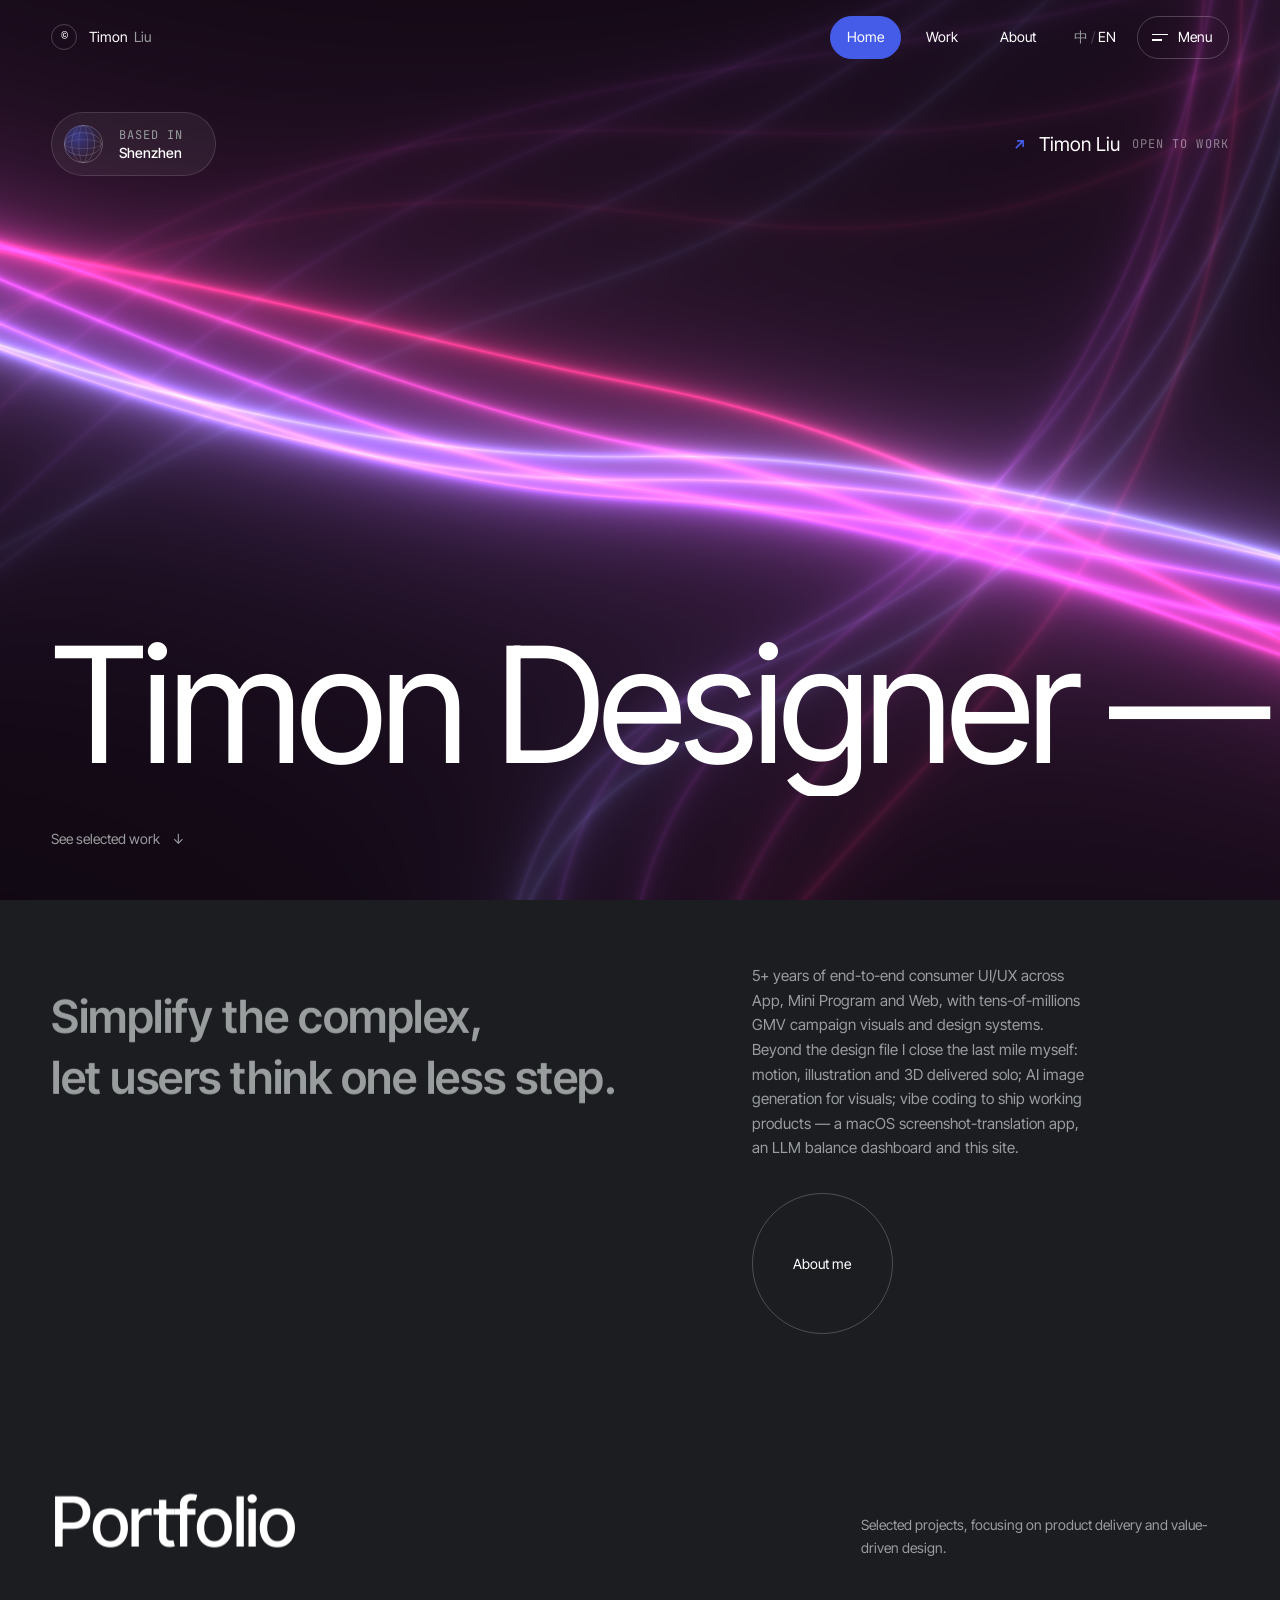
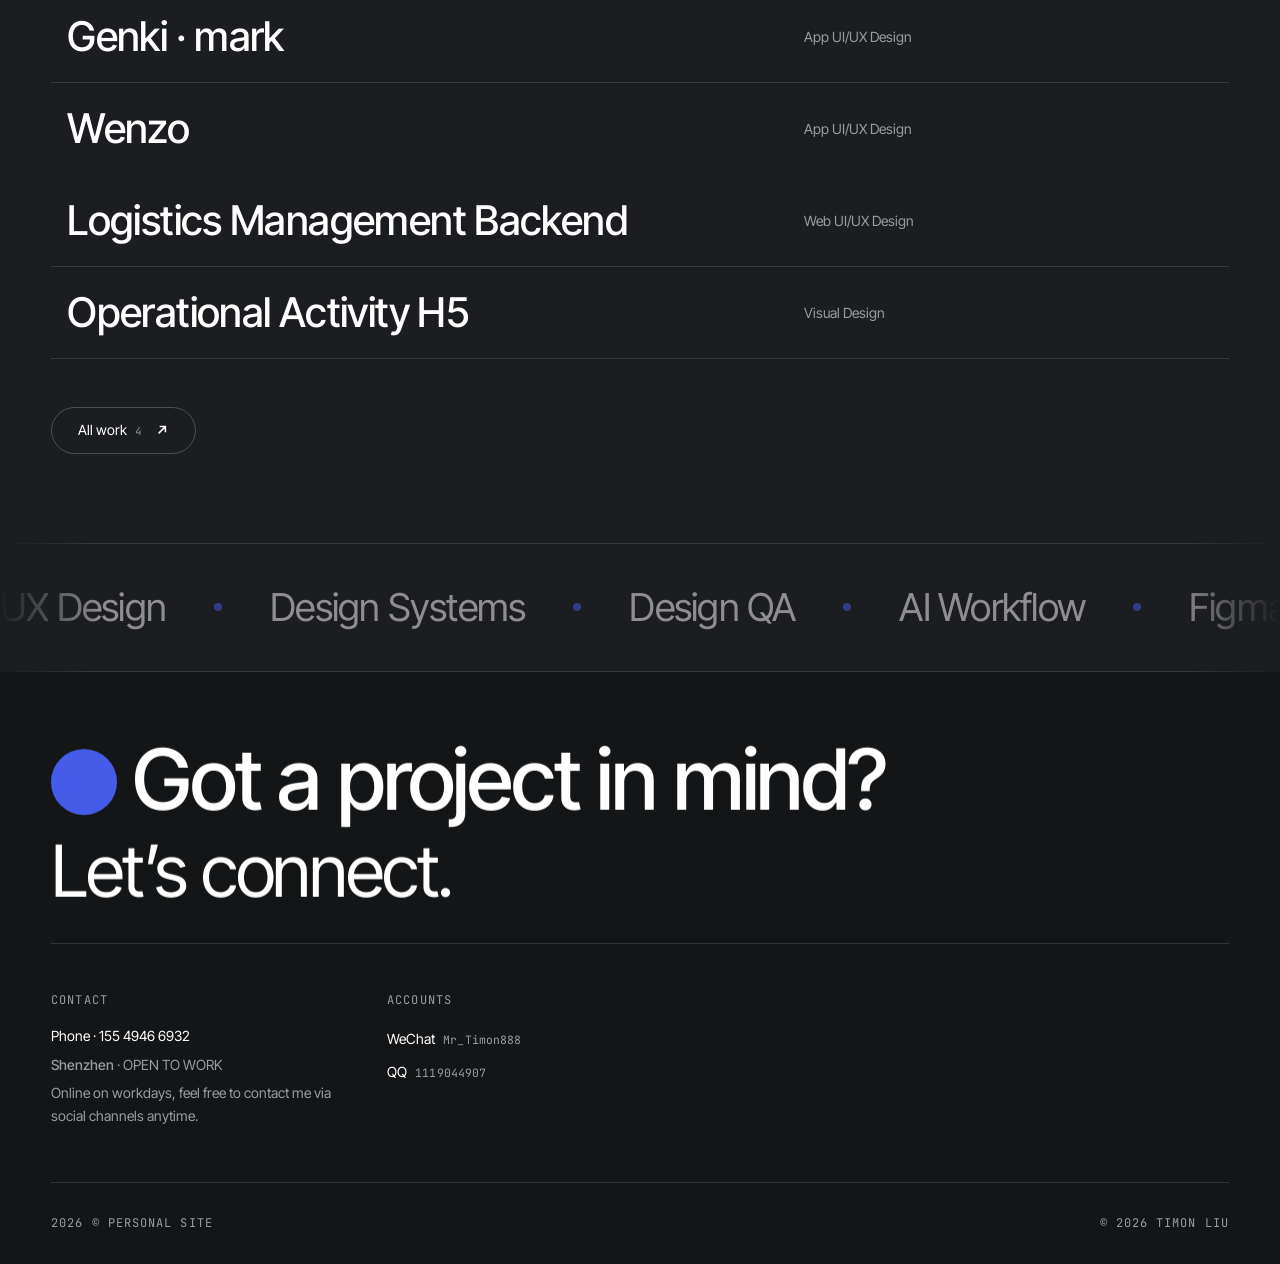
<file: index.html>
<!DOCTYPE html>
<html lang="en" class="no-js is-loading" data-cp-lang="en" data-opt-loader="on" data-opt-cursor="on" data-opt-smooth="on" data-opt-transition="on" data-opt-motion="on" data-page="index.html">
<head>
<meta charset="UTF-8">
<meta name="viewport" content="width=device-width, initial-scale=1, viewport-fit=cover">
<title>Timon Liu — UI/UX Designer</title>
<meta name="description" content="Timon Liu is a senior UI/UX designer based in Shenzhen with 5+ years of consumer product design experience, embedding AI deeply into the design delivery workflow.">
<meta name="keywords" content="UI design,UX design,portfolio,product designer,Shenzhen,blind-box e-commerce,design system">
<meta name="author" content="Timon Liu">
<meta name="theme-color" content="#1C1D20">
<link rel="canonical" href="https://timon-designer.github.io/portfolio-site/">

<!-- 分享卡片 -->
<meta property="og:type" content="website">
<meta property="og:title" content="Timon Liu — UI/UX Designer">
<meta property="og:description" content="Timon Liu is a senior UI/UX designer based in Shenzhen with 5+ years of consumer product design experience, embedding AI deeply into the design delivery workflow.">
<meta property="og:image" content="https://timon-designer.github.io/portfolio-site/">
<meta name="twitter:card" content="summary_large_image">
<meta name="twitter:title" content="Timon Liu — UI/UX Designer">
<meta name="twitter:description" content="Timon Liu is a senior UI/UX designer based in Shenzhen with 5+ years of consumer product design experience, embedding AI deeply into the design delivery workflow.">

<link rel="icon" href="data:image/svg+xml,%3Csvg xmlns='http://www.w3.org/2000/svg' viewBox='0 0 32 32'%3E%3Crect width='32' height='32' rx='8' fill='%231C1D20'/%3E%3Ctext x='16' y='23' font-family='Helvetica,Arial,sans-serif' font-size='19' font-weight='600' fill='%23455CE9' text-anchor='middle'%3ET%3C/text%3E%3C/svg%3E">
<link rel="apple-touch-icon" href="data:image/svg+xml,%3Csvg xmlns='http://www.w3.org/2000/svg' viewBox='0 0 32 32'%3E%3Crect width='32' height='32' rx='8' fill='%231C1D20'/%3E%3Ctext x='16' y='23' font-family='Helvetica,Arial,sans-serif' font-size='19' font-weight='600' fill='%23455CE9' text-anchor='middle'%3ET%3C/text%3E%3C/svg%3E">

<script>(function(){var d=document.documentElement;d.classList.remove('no-js');try{if(sessionStorage.getItem('__wipe')==='1'){d.classList.add('is-wiping');sessionStorage.removeItem('__wipe');}if(sessionStorage.getItem('__seen')==='1'){d.classList.add('is-seen');}if(localStorage.getItem('__lang')==='zh'){d.setAttribute('data-cp-lang','zh');d.setAttribute('lang','zh-CN');}}catch(e){}setTimeout(function(){if(window.__booted)return;d.classList.add('no-js');d.classList.remove('is-loading');},8000);})();</script>
<!-- 字体预加载：本地自托管，无外部依赖 -->
<link rel="preload" href="assets/fonts/inter-tight-var.woff2" as="font" type="font/woff2" crossorigin>
<link rel="preload" href="assets/fonts/mono-var.woff2" as="font" type="font/woff2" crossorigin>

<!-- 样式：按 令牌 → 基础 → 布局 → 组件 → 页面 的顺序，后面可以覆盖前面 -->
<link rel="stylesheet" href="assets/css/tokens.css">
<link rel="stylesheet" href="assets/css/base.css">
<link rel="stylesheet" href="assets/css/layout.css">
<link rel="stylesheet" href="assets/css/components.css">
<link rel="stylesheet" href="assets/css/pages.css">
<style>:root{--t-heroRoleLead-s:1;--t-heroRoleLead-w:500;--t-aboutTitleAlt-s:1;--t-aboutTitleAlt-w:400;--t-cSvcTitle-s:1;--t-cSvcTitle-w:400;--t-cSvcBody-s:1;--t-cSvcBody-w:400;--t-cSkill-s:1;--t-cSkill-w:400;--t-cStory-s:1;--t-cStory-w:400;--t-cHlBody-s:1;--t-cHlBody-w:400;--t-cTlItem-s:1;--t-cTlItem-w:400;--t-cListName-s:1;--t-cListName-w:500;--t-cListMeta-s:1;--t-cListMeta-w:400;--t-cPHead-s:1;--t-cPHead-w:400;--t-cProjectTitle-s:1;--t-cProjectTitle-w:500;--t-cProjectTitleSub-s:0.55;--t-cProjectTitleSub-w:400;--t-cProjectIntro-s:1;--t-cProjectIntro-w:400;--t-cProjectMeta-s:1;--t-cProjectMeta-w:400;--t-cPBodyH-s:1;--t-cPBodyH-w:400;--t-cPBody-s:1;--t-cPBody-w:400;--t-cFigCaption-s:1;--t-cFigCaption-w:400;--t-cStatNum-s:1;--t-cStatNum-w:400}</style>

</head>
<body class="">

<a class="skip" href="#main"><span class="cp" data-cp="skip" data-mode="auto" style="--zs:1;--zw:400;--es:1;--ew:400"><span class="cp-zh">跳到主要内容</span><span class="cp-en">Skip to content</span></span></a>

<div class="loader" id="loader" aria-hidden="true">
  <div class="loader-panel loader-panel--top"></div>
  <div class="loader-panel loader-panel--bot"></div>
  <div class="loader-core">
    <div class="loader-words"><span class="loader-word" data-word="0">Hello</span><span class="loader-word" data-word="1">Bonjour</span><span class="loader-word" data-word="2">こんにちは</span><span class="loader-word" data-word="3">Ciao</span><span class="loader-word" data-word="4">Hola</span><span class="loader-word" data-word="5">Olá</span><span class="loader-word" data-word="6">안녕하세요</span><span class="loader-word" data-word="7">你好</span></div>
    <span class="loader-bar" aria-hidden="true">
      <span data-loader-bar style="transform:scaleX(0)"></span>
    </span>
    <span class="loader-num"><span data-loader-num>000</span> <em>/ 100</em></span>
  </div>
</div>
<div class="cursor" id="cursor" aria-hidden="true">
  <span class="cur-dot"></span>
  <span class="cur-ring"><span class="cur-label">View</span></span>
</div>
<div class="page-wipe" id="pageWipe" aria-hidden="true">
  <svg class="wipe-svg" viewBox="0 0 100 100" preserveAspectRatio="none" focusable="false" aria-hidden="true"><path class="wipe-path" d="M 0 0 H 100 C 100 33 100 67 100 100 H 0 Z"></path></svg>
  <span class="wipe-label" aria-hidden="true"><span class="wipe-page" data-wipe-page="navHome"><span class="cp" data-mode="auto"><span class="cp" data-cp="navHome" data-mode="en" style="--zs:1;--zw:400;--es:1;--ew:400"><span class="cp-zh">首页</span><span class="cp-en">Home</span></span></span></span><span class="wipe-page" data-wipe-page="navWork"><span class="cp" data-mode="auto"><span class="cp" data-cp="navWork" data-mode="en" style="--zs:1;--zw:400;--es:1;--ew:400"><span class="cp-zh">作品</span><span class="cp-en">Work</span></span></span></span><span class="wipe-page" data-wipe-page="navAbout"><span class="cp" data-mode="auto"><span class="cp" data-cp="navAbout" data-mode="en" style="--zs:1;--zw:400;--es:1;--ew:400"><span class="cp-zh">关于</span><span class="cp-en">About</span></span></span></span></span>
</div>
<div class="hover-preview" id="hoverPreview" aria-hidden="true"></div>

<header class="site-head" id="siteHead">
  <div class="head-inner">
    <a class="head-logo magnetic" href="index.html" data-strength="10">
      <span class="mark">©</span>
      <span class="who"><span class="cp" data-cp="whoZh" data-mode="auto" style="--zs:1;--zw:400;--es:1;--ew:400"><span class="cp-zh">刘涛</span><span class="cp-en">Timon</span></span> <em><span class="cp" data-cp="whoEn" data-mode="auto" style="--zs:1;--zw:400;--es:1;--ew:400"><span class="cp-zh">Timon</span><span class="cp-en">Liu</span></span></em></span>
    </a>
    <nav class="head-right" aria-label="Main navigation">
      <a class="nav-btn magnetic is-active" href="index.html" data-strength="9" aria-current="page"><span class="cp" data-cp="navHome" data-mode="en" style="--zs:1;--zw:400;--es:1;--ew:400"><span class="cp-zh">首页</span><span class="cp-en">Home</span></span></a>
      <a class="nav-btn magnetic" href="work.html" data-strength="9"><span class="cp" data-cp="navWork" data-mode="en" style="--zs:1;--zw:400;--es:1;--ew:400"><span class="cp-zh">作品</span><span class="cp-en">Work</span></span></a>
      <a class="nav-btn magnetic" href="about.html" data-strength="9"><span class="cp" data-cp="navAbout" data-mode="en" style="--zs:1;--zw:400;--es:1;--ew:400"><span class="cp-zh">关于</span><span class="cp-en">About</span></span></a>
      <button class="lang-btn magnetic" type="button" data-lang-toggle data-strength="8"
        aria-label="Switch language" title="Switch language">
        <span class="lb-zh lb-on">中</span><i>/</i><span class="lb-en">EN</span>
      </button>
      <button class="burger magnetic" type="button" data-menu-open data-strength="10" aria-expanded="false" aria-controls="menu">
        <span class="burger-bars" aria-hidden="true"><i></i><i></i></span>
        <span class="cp" data-cp="menuLabel" data-mode="auto" style="--zs:1;--zw:400;--es:1;--ew:400"><span class="cp-zh">菜单</span><span class="cp-en">Menu</span></span>
      </button>
    </nav>
  </div>
</header>
<div class="menu" id="menu" aria-hidden="true" hidden role="dialog" aria-modal="true" aria-label="Site menu">
  <div class="menu-veil" data-menu-close></div>
  <div class="menu-panel">
    <button class="menu-close" type="button" data-menu-close aria-label="Close menu" title="Close menu">
      <svg width="12" height="12" viewBox="0 0 12 12" fill="none" stroke="currentColor" stroke-width="1.5" aria-hidden="true"><path d="M1 1 L11 11 M11 1 L1 11"/></svg><span class="sr-only"><span class="cp" data-cp="menuClose" data-mode="auto" style="--zs:1;--zw:400;--es:1;--ew:400"><span class="cp-zh">关闭</span><span class="cp-en">Close</span></span></span>
    </button>
    <div class="menu-body">
      <h5 class="mono menu-title"><span class="cp" data-cp="menuNav" data-mode="auto" style="--zs:1;--zw:400;--es:1;--ew:400"><span class="cp-zh">导航</span><span class="cp-en">Navigation</span></span></h5>
      <div class="menu-scroll">
        <div class="menu-sec">
          <ul class="menu-list">
              <li><a class="magnetic is-active" data-strength="14" href="index.html"><span class="cp" data-cp="navHome" data-mode="en" style="--zs:1;--zw:400;--es:1;--ew:400"><span class="cp-zh">首页</span><span class="cp-en">Home</span></span></a></li>
            <li><a class="magnetic" data-strength="14" href="work.html"><span class="cp" data-cp="navWork" data-mode="en" style="--zs:1;--zw:400;--es:1;--ew:400"><span class="cp-zh">作品</span><span class="cp-en">Work</span></span></a></li>
            <li><a class="magnetic" data-strength="14" href="about.html"><span class="cp" data-cp="navAbout" data-mode="en" style="--zs:1;--zw:400;--es:1;--ew:400"><span class="cp-zh">关于</span><span class="cp-en">About</span></span></a></li>
          </ul>
        </div>
      </div>
      
      <div class="menu-sec menu-bottom">
        <h5 class="mono"><span class="cp" data-cp="menuContact" data-mode="auto" style="--zs:1;--zw:400;--es:1;--ew:400"><span class="cp-zh">联系方式</span><span class="cp-en">Contact</span></span></h5>
        <ul class="ct-list"><li>
          <button type="button" class="ct-btn" data-copy="Mr_Timon888" data-copy-name="WeChat"
            aria-label="WeChat Mr_Timon888 — click to copy">
            <span class="ct-k"><span class="cp" data-cp="ct-0" data-mode="auto" style="--zs:1;--zw:400;--es:1;--ew:400"><span class="cp-zh">微信</span><span class="cp-en">WeChat</span></span></span>
            <span class="ct-swap">
              <span class="ct-v">Mr_Timon888</span>
              <span class="ct-hint">
                <span class="ct-hint-off"><span class="cp" data-cp="copyHint" data-mode="auto" style="--zs:1;--zw:400;--es:1;--ew:400"><span class="cp-zh">点击复制</span><span class="cp-en">Click to copy</span></span></span>
                <span class="ct-hint-on"><span class="cp" data-cp="copyDone" data-mode="auto" style="--zs:1;--zw:400;--es:1;--ew:400"><span class="cp-zh">已复制</span><span class="cp-en">Copied</span></span></span>
              </span>
            </span>
          </button>
        </li><li>
          <button type="button" class="ct-btn" data-copy="1119044907" data-copy-name="QQ"
            aria-label="QQ 1119044907 — click to copy">
            <span class="ct-k"><span class="cp" data-cp="ct-1" data-mode="auto" style="--zs:1;--zw:400;--es:1;--ew:400"><span class="cp-zh">QQ</span><span class="cp-en">QQ</span></span></span>
            <span class="ct-swap">
              <span class="ct-v">1119044907</span>
              <span class="ct-hint">
                <span class="ct-hint-off"><span class="cp" data-cp="copyHint" data-mode="auto" style="--zs:1;--zw:400;--es:1;--ew:400"><span class="cp-zh">点击复制</span><span class="cp-en">Click to copy</span></span></span>
                <span class="ct-hint-on"><span class="cp" data-cp="copyDone" data-mode="auto" style="--zs:1;--zw:400;--es:1;--ew:400"><span class="cp-zh">已复制</span><span class="cp-en">Copied</span></span></span>
              </span>
            </span>
          </button>
        </li>
        </ul><span class="sr-only" data-copy-fail><span class="cp" data-cp="copyFail" data-mode="auto" style="--zs:1;--zw:400;--es:1;--ew:400"><span class="cp-zh">复制失败，请长按选中</span><span class="cp-en">Copy failed — select manually</span></span></span>
      </div>
    </div>
  </div>
</div>

<main id="main">
<section class="hero">
  <div class="hero-bg" aria-hidden="true"
    data-bg-lines="50"
    data-bg-count="6"
    data-bg-bend="-4.5"
    data-bg-radius="12.5"
    data-bg-speed="2"
    data-bg-damping="0.05"
    data-bg-parallax="0.2"
    data-bg-gradient="#f32c71,#b549f4,#7d9dee"></div>
  <div class="container hero-top">
    <div class="hero-globe reveal">
      <span class="globe" aria-hidden="true">
        <span class="globe-body"><i></i><i></i><i></i><i></i><i></i></span>
      </span>
      <span class="globe-loc"><span class="mono"><span class="cp" data-cp="locLabel" data-mode="auto" style="--zs:1;--zw:400;--es:1;--ew:400"><span class="cp-zh">所在地</span><span class="cp-en">Based in</span></span></span><b><span class="cp" data-cp="city" data-mode="auto" style="--zs:1;--zw:500;--es:1;--ew:500"><span class="cp-zh">深圳</span><span class="cp-en">Shenzhen</span></span></b></span>
    </div>

    <p class="hero-role reveal">
      <svg class="arr" viewBox="0 0 14 14" fill="none" stroke="currentColor" stroke-width="1.5" aria-hidden="true"><path d="M3.6 10.4 L10.4 3.6 M4.7 3.6 H10.4 V9.3"/></svg><span class="cp" data-cp="heroRoleTail" data-mode="auto" style="--zs:1.2;--zw:500;--es:1;--ew:400"><span class="cp-zh">刘涛</span><span class="cp-en">Timon Liu</span></span>
      <span class="mono dim hero-avail"><span class="cp" data-cp="availability" data-mode="en" style="--zs:1;--zw:400;--es:1;--ew:400"><span class="cp-zh">开放机会</span><span class="cp-en">OPEN TO WORK</span></span></span>
    </p>
  </div>


  <div class="hero-bottom">
    <h1 class="hero-name">
      <span class="hero-track"><span class="hero-item"><span class="cp" data-cp="heroName" data-mode="en" style="--zs:1;--zw:400;--es:1;--ew:400"><span class="cp-zh">Timon 设计师 —— UI/UX 设计</span><span class="cp-en">Timon Designer — UI/UX Design</span></span></span><span class="hero-item" aria-hidden="true"><span class="cp" data-cp="heroName" data-mode="en" style="--zs:1;--zw:400;--es:1;--ew:400"><span class="cp-zh">Timon 设计师 —— UI/UX 设计</span><span class="cp-en">Timon Designer — UI/UX Design</span></span></span></span>
    </h1>

    <div class="container">
      <a class="hero-cue" href="#recent">
        <span class="cp" data-cp="heroCue" data-mode="en" style="--zs:1;--zw:400;--es:1;--ew:400"><span class="cp-zh">往下看作品</span><span class="cp-en">See selected work</span></span>
        <span class="cue-arrow" aria-hidden="true">↓</span>
      </a>
    </div>
  </div>
</section>

<section class="section section--tight">
  <div class="container">
    <div class="intro-grid">
      <div class="intro-main">
        <h2 class="cp cp-lines intro-statement" data-cp="intro" data-mode="auto" style="--zs:1.15;--zw:600;--es:1.15;--ew:600" data-reveal-lines><span class="cp-w cp-w-zh"><span class="line"><span class="line-in">把复杂的做简单，</span></span><span class="line"><span class="line-in">让用户少想一步。</span></span></span><span class="cp-w cp-w-en"><span class="line"><span class="line-in">Simplify the complex,</span></span><span class="line"><span class="line-in">let users think one less step.</span></span></span></h2>
      </div>
      <div class="intro-side">
        <p class="reveal"><span class="cp" data-cp="introSub" data-mode="auto" style="--zs:1.1;--zw:400;--es:1;--ew:400"><span class="cp-zh">5 年 UI/UX，App 到 Web 全链路交付，操盘千万级 GMV 大促视觉与设计系统。
我不止交付设计稿：动效、插画、3D 独立产出，AI 生图出视觉，vibe coding 出能跑的产品——macOS 截图翻译工具、大模型余额看板，以及这个作品集本身。</span><span class="cp-en">5+ years of end-to-end consumer UI/UX across App, Mini Program and Web, with tens-of-millions GMV campaign visuals and design systems. Beyond the design file I close the last mile myself: motion, illustration and 3D delivered solo; AI image generation for visuals; vibe coding to ship working products — a macOS screenshot-translation app, an LLM balance dashboard and this site.</span></span></p>
        <a class="btn btn--round magnetic reveal" href="about.html" data-strength="40">
          <span class="btn-fill" aria-hidden="true"></span>
          <span class="btn-text"><span class="btn-text-inner"><span class="cp" data-cp="introBtn" data-mode="auto" style="--zs:1;--zw:400;--es:1;--ew:400"><span class="cp-zh">关于我</span><span class="cp-en">About me</span></span></span></span>
        </a>
      </div>
    </div>
  </div>
</section>

<section class="section" id="recent">
  <div class="container">
    <div class="sec-head">
      <h2 class="cp cp-lines display-sm" data-cp="recentTitle" data-mode="en" style="--zs:1;--zw:500;--es:1;--ew:500" data-reveal-lines><span class="cp-w cp-w-zh"><span class="line"><span class="line-in">个人作品</span></span></span><span class="cp-w cp-w-en"><span class="line"><span class="line-in">Portfolio</span></span></span></h2>
      <p class="sec-desc reveal"><span class="cp" data-cp="recentDesc" data-mode="auto" style="--zs:1;--zw:400;--es:1;--ew:400"><span class="cp-zh">精选项目案例，聚焦产品落地与价值设计。</span><span class="cp-en">Selected projects, focusing on product delivery and value-driven design.</span></span></p>
    </div>

    <div class="list-table home-list">
      <ul class="lt-body">
        <li class="lt-item" data-cat="all">
          <span class="stripe"></span>
          <a class="lt-row lt-cols" href="work/genkimart-project.html"
             data-thumb="assets/img/元气 app-封面.webp" data-name="元气玛特">
            <span class="lt-thumb" aria-hidden="true"><img src="assets/img/元气 app-封面.webp" alt="" loading="lazy" decoding="async"></span>
            <span class="lt-name">
              <span class="lt-arrow" aria-hidden="true"><svg class="arr" viewBox="0 0 14 14" fill="none" stroke="currentColor" stroke-width="1.5" aria-hidden="true"><path d="M1 7 H13 M8 2 L13 7 L8 12"/></svg></span>
              <span class="title-lg"><span class="cp" data-cp="cListName" data-mode="auto" style="--zs:1;--zw:500;--es:1;--ew:500"><span class="cp-zh">元气玛特</span><span class="cp-en">Genki · mark</span></span></span>
            </span>
            <span class="lt-cell lt-col--svc"><span class="cp" data-cp="cListMeta" data-mode="auto" style="--zs:1;--zw:400;--es:1;--ew:400"><span class="cp-zh">App UI/UX 设计</span><span class="cp-en">App UI/UX Design</span></span></span>
          </a>
        </li>
        <li class="lt-item" data-cat="UI/UX Design">
          <span class="stripe"></span>
          <a class="lt-row lt-cols" href="work/genkimart-project-wenzo.html"
             data-thumb="assets/img/文潮封面.webp" data-name="文潮集市">
            <span class="lt-thumb" aria-hidden="true"><img src="assets/img/文潮封面.webp" alt="" loading="lazy" decoding="async"></span>
            <span class="lt-name">
              <span class="lt-arrow" aria-hidden="true"><svg class="arr" viewBox="0 0 14 14" fill="none" stroke="currentColor" stroke-width="1.5" aria-hidden="true"><path d="M1 7 H13 M8 2 L13 7 L8 12"/></svg></span>
              <span class="title-lg"><span class="cp" data-cp="cListName" data-mode="auto" style="--zs:1;--zw:500;--es:1;--ew:500"><span class="cp-zh">文潮集市</span><span class="cp-en">Wenzo</span></span></span>
            </span>
            <span class="lt-cell lt-col--svc"><span class="cp" data-cp="cListMeta" data-mode="auto" style="--zs:1;--zw:400;--es:1;--ew:400"><span class="cp-zh">App UI/UX 设计</span><span class="cp-en">App UI/UX Design</span></span></span>
          </a>
        </li>
        <li class="lt-item" data-cat="UI/UX Design">
          <span class="stripe"></span>
          <a class="lt-row lt-cols" href="work/genkimart-project-logistics.html"
             data-thumb="assets/img/物理封面.webp" data-name="物流管理后台">
            <span class="lt-thumb" aria-hidden="true"><img src="assets/img/物理封面.webp" alt="" loading="lazy" decoding="async"></span>
            <span class="lt-name">
              <span class="lt-arrow" aria-hidden="true"><svg class="arr" viewBox="0 0 14 14" fill="none" stroke="currentColor" stroke-width="1.5" aria-hidden="true"><path d="M1 7 H13 M8 2 L13 7 L8 12"/></svg></span>
              <span class="title-lg"><span class="cp" data-cp="cListName" data-mode="auto" style="--zs:1;--zw:500;--es:1;--ew:500"><span class="cp-zh">物流管理后台</span><span class="cp-en">Logistics Management Backend</span></span></span>
            </span>
            <span class="lt-cell lt-col--svc"><span class="cp" data-cp="cListMeta" data-mode="auto" style="--zs:1;--zw:400;--es:1;--ew:400"><span class="cp-zh">B 端 UI/UX 设计</span><span class="cp-en">Web UI/UX Design</span></span></span>
          </a>
        </li>
        <li class="lt-item" data-cat="Visual Design">
          <span class="stripe"></span>
          <a class="lt-row lt-cols" href="work/genkimart-project-operations.html"
             data-thumb="assets/img/运营活动封面.webp" data-name="运营活动 H5">
            <span class="lt-thumb" aria-hidden="true"><img src="assets/img/运营活动封面.webp" alt="" loading="lazy" decoding="async"></span>
            <span class="lt-name">
              <span class="lt-arrow" aria-hidden="true"><svg class="arr" viewBox="0 0 14 14" fill="none" stroke="currentColor" stroke-width="1.5" aria-hidden="true"><path d="M1 7 H13 M8 2 L13 7 L8 12"/></svg></span>
              <span class="title-lg"><span class="cp" data-cp="cListName" data-mode="auto" style="--zs:1;--zw:500;--es:1;--ew:500"><span class="cp-zh">运营活动 H5</span><span class="cp-en">Operational Activity H5</span></span></span>
            </span>
            <span class="lt-cell lt-col--svc"><span class="cp" data-cp="cListMeta" data-mode="auto" style="--zs:1;--zw:400;--es:1;--ew:400"><span class="cp-zh">活动视觉设计</span><span class="cp-en">Visual Design</span></span></span>
          </a>
        </li>
      </ul>
    </div>

    <div class="more-work">
      <a class="btn magnetic reveal" href="work.html" data-strength="22">
        <span class="btn-fill" aria-hidden="true"></span>
        <span><span class="cp" data-cp="moreWork" data-mode="auto" style="--zs:1;--zw:400;--es:1;--ew:400"><span class="cp-zh">更多作品</span><span class="cp-en">All work</span></span> <em class="cnt">4</em></span>
        <svg class="arr" viewBox="0 0 14 14" fill="none" stroke="currentColor" stroke-width="1.5" aria-hidden="true"><path d="M3.6 10.4 L10.4 3.6 M4.7 3.6 H10.4 V9.3"/></svg>
      </a>
    </div>
  </div>
</section>

<section class="marquee-section">
  <div class="marquee" aria-hidden="true">
    <div class="marquee-track"><span>UX Design</span><span class="marquee-dot" aria-hidden="true"></span><span>Design Systems</span><span class="marquee-dot" aria-hidden="true"></span><span>Design QA</span><span class="marquee-dot" aria-hidden="true"></span><span>AI Workflow</span><span class="marquee-dot" aria-hidden="true"></span><span>Figma Automation</span><span class="marquee-dot" aria-hidden="true"></span><span>Brand Visual</span><span class="marquee-dot" aria-hidden="true"></span><span>Interaction Design</span><span class="marquee-dot" aria-hidden="true"></span><span>UX Design</span><span class="marquee-dot" aria-hidden="true"></span><span>Design Systems</span><span class="marquee-dot" aria-hidden="true"></span><span>Design QA</span><span class="marquee-dot" aria-hidden="true"></span><span>AI Workflow</span><span class="marquee-dot" aria-hidden="true"></span><span>Figma Automation</span><span class="marquee-dot" aria-hidden="true"></span><span>Brand Visual</span><span class="marquee-dot" aria-hidden="true"></span><span>Interaction Design</span><span class="marquee-dot" aria-hidden="true"></span></div>
  </div>
</section>
</main>

<footer class="site-foot">
  <div class="container container--medium">
    <div class="foot-cta-wrap">
      <h2 class="foot-cta" data-reveal-lines><span class="line"><span class="line-in"><span class="inline-pic" aria-hidden="true"></span><span class="cp" data-cp="footCta1" data-mode="auto" style="--zs:1;--zw:500;--es:1;--ew:500"><span class="cp-zh">有合适的机会？</span><span class="cp-en">Got a project in mind?</span></span></span></span><span class="line"><span class="line-in"><span class="cp" data-cp="footCta2" data-mode="en" style="--zs:0.85;--zw:400;--es:0.85;--ew:400"><span class="cp-zh">欢迎直接与我沟通～</span><span class="cp-en">Let’s connect.</span></span></span></span></h2>
      <span class="stripe"></span>
    </div>

    <div class="foot-meta">
      <div class="foot-col">
        <h5 class="mono"><span class="cp" data-cp="footColContact" data-mode="auto" style="--zs:1;--zw:400;--es:1;--ew:400"><span class="cp-zh">联系方式</span><span class="cp-en">Contact</span></span></h5>
        <p class="is-strong">Phone · 155 4946 6932</p>
        <p><span class="cp" data-cp="city" data-mode="auto" style="--zs:1;--zw:500;--es:1;--ew:500"><span class="cp-zh">深圳</span><span class="cp-en">Shenzhen</span></span> · <span class="cp" data-cp="availability" data-mode="en" style="--zs:1;--zw:400;--es:1;--ew:400"><span class="cp-zh">开放机会</span><span class="cp-en">OPEN TO WORK</span></span></p>
        <p class="dim"><span class="cp" data-cp="footReply" data-mode="auto" style="--zs:1;--zw:400;--es:1;--ew:400"><span class="cp-zh">工作日在线，随时通过社交方式联系我</span><span class="cp-en">Online on workdays, feel free to contact me via social channels anytime.</span></span></p>
      </div>
      <div class="foot-col">
        <h5 class="mono"><span class="cp" data-cp="footColSocial" data-mode="auto" style="--zs:1;--zw:400;--es:1;--ew:400"><span class="cp-zh">社交账号</span><span class="cp-en">Accounts</span></span></h5>
        <ul class="ct-list ct-list--col"><li>
          <button type="button" class="ct-btn" data-copy="Mr_Timon888" data-copy-name="WeChat"
            aria-label="WeChat Mr_Timon888 — click to copy">
            <span class="ct-k"><span class="cp" data-cp="ct-0" data-mode="auto" style="--zs:1;--zw:400;--es:1;--ew:400"><span class="cp-zh">微信</span><span class="cp-en">WeChat</span></span></span>
            <span class="ct-swap">
              <span class="ct-v">Mr_Timon888</span>
              <span class="ct-hint">
                <span class="ct-hint-off"><span class="cp" data-cp="copyHint" data-mode="auto" style="--zs:1;--zw:400;--es:1;--ew:400"><span class="cp-zh">点击复制</span><span class="cp-en">Click to copy</span></span></span>
                <span class="ct-hint-on"><span class="cp" data-cp="copyDone" data-mode="auto" style="--zs:1;--zw:400;--es:1;--ew:400"><span class="cp-zh">已复制</span><span class="cp-en">Copied</span></span></span>
              </span>
            </span>
          </button>
        </li><li>
          <button type="button" class="ct-btn" data-copy="1119044907" data-copy-name="QQ"
            aria-label="QQ 1119044907 — click to copy">
            <span class="ct-k"><span class="cp" data-cp="ct-1" data-mode="auto" style="--zs:1;--zw:400;--es:1;--ew:400"><span class="cp-zh">QQ</span><span class="cp-en">QQ</span></span></span>
            <span class="ct-swap">
              <span class="ct-v">1119044907</span>
              <span class="ct-hint">
                <span class="ct-hint-off"><span class="cp" data-cp="copyHint" data-mode="auto" style="--zs:1;--zw:400;--es:1;--ew:400"><span class="cp-zh">点击复制</span><span class="cp-en">Click to copy</span></span></span>
                <span class="ct-hint-on"><span class="cp" data-cp="copyDone" data-mode="auto" style="--zs:1;--zw:400;--es:1;--ew:400"><span class="cp-zh">已复制</span><span class="cp-en">Copied</span></span></span>
              </span>
            </span>
          </button>
        </li>
        </ul><span class="sr-only" data-copy-fail><span class="cp" data-cp="copyFail" data-mode="auto" style="--zs:1;--zw:400;--es:1;--ew:400"><span class="cp-zh">复制失败，请长按选中</span><span class="cp-en">Copy failed — select manually</span></span></span>
      </div>
    </div>

    <div class="foot-bottom mono">
      <span><span class="cp" data-cp="footVersion" data-mode="auto" style="--zs:1;--zw:400;--es:1;--ew:400"><span class="cp-zh">2026 © 个人站</span><span class="cp-en">2026 © Personal site</span></span></span>
      <span></span>
      <span><span class="cp" data-cp="footCopyright" data-mode="auto" style="--zs:1;--zw:400;--es:1;--ew:400"><span class="cp-zh">© 2026 刘涛 Timon</span><span class="cp-en">© 2026 Timon Liu</span></span></span>
    </div>
  </div>
</footer>



<script src="vendor/lenis.min.js"></script>
<script src="assets/js/runtime.js"></script>
<script src="assets/js/floating-lines.js"></script>
</body>
</html>
</file>
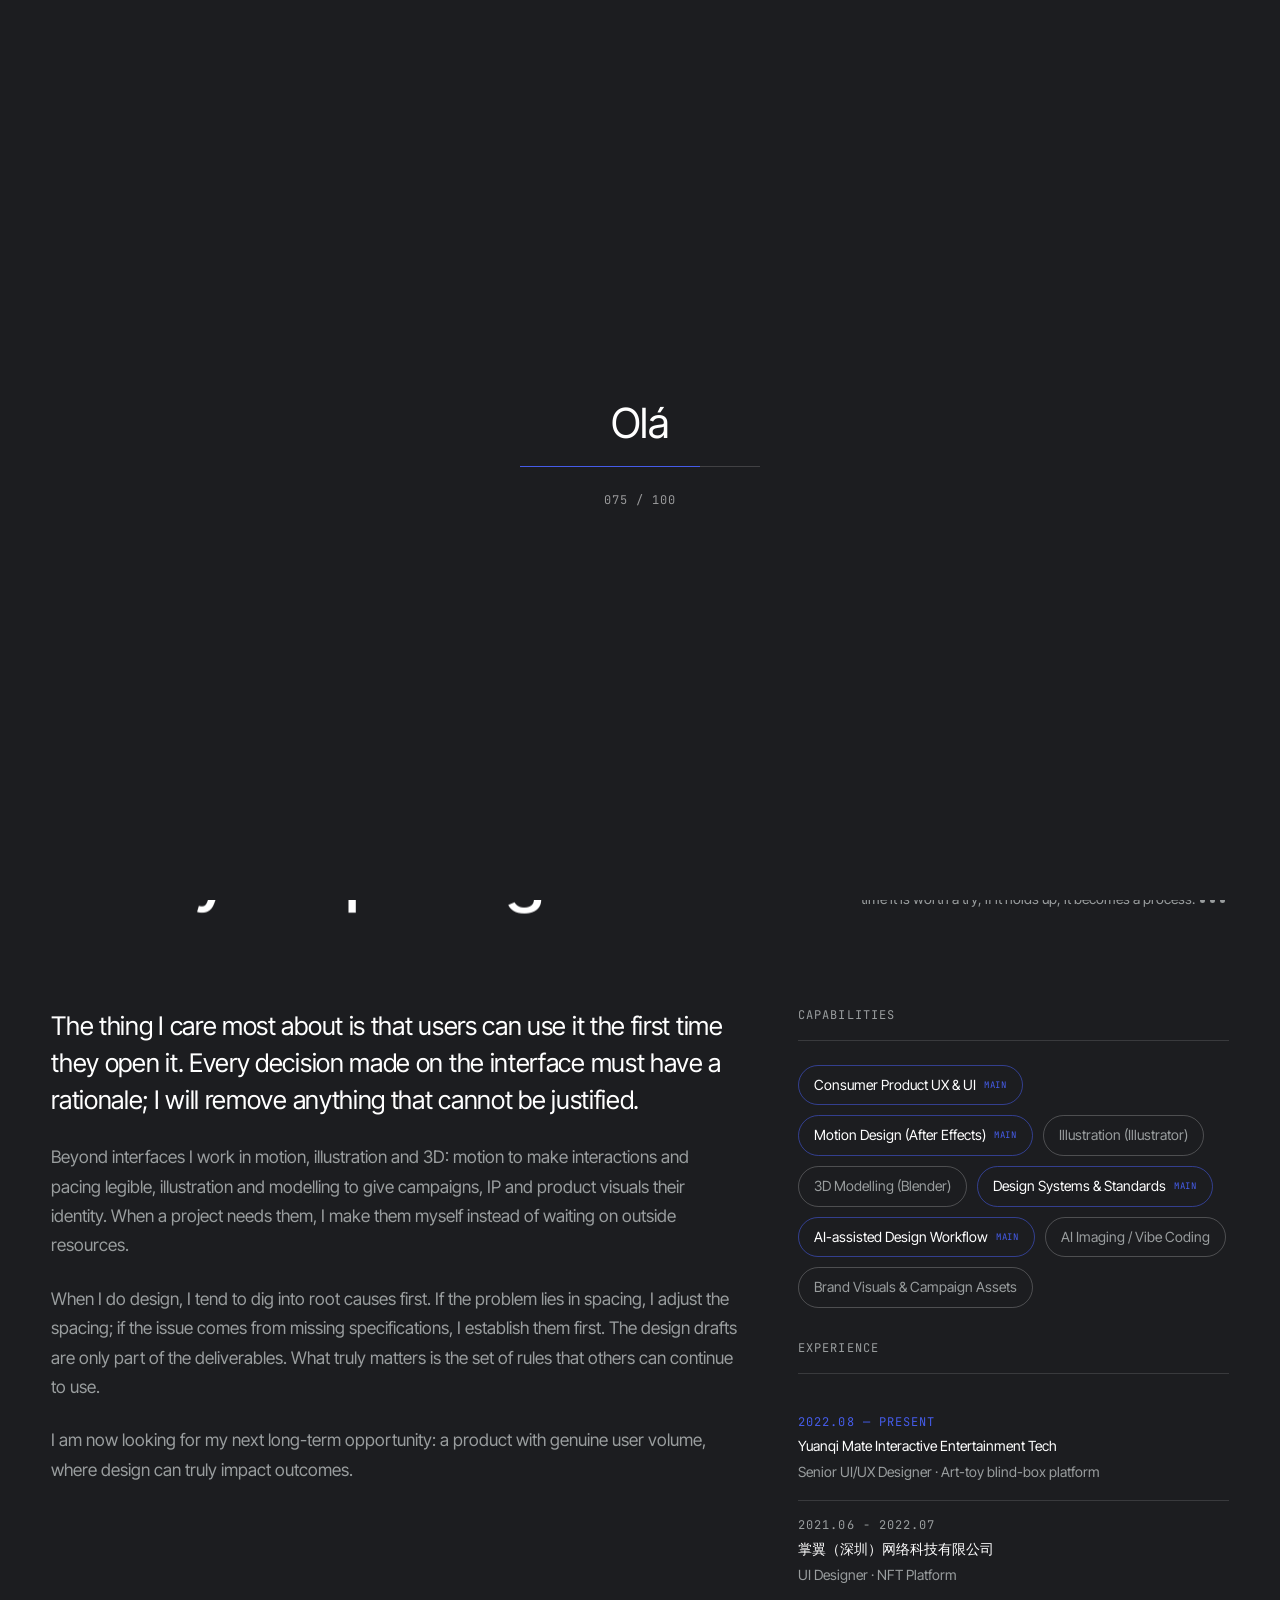
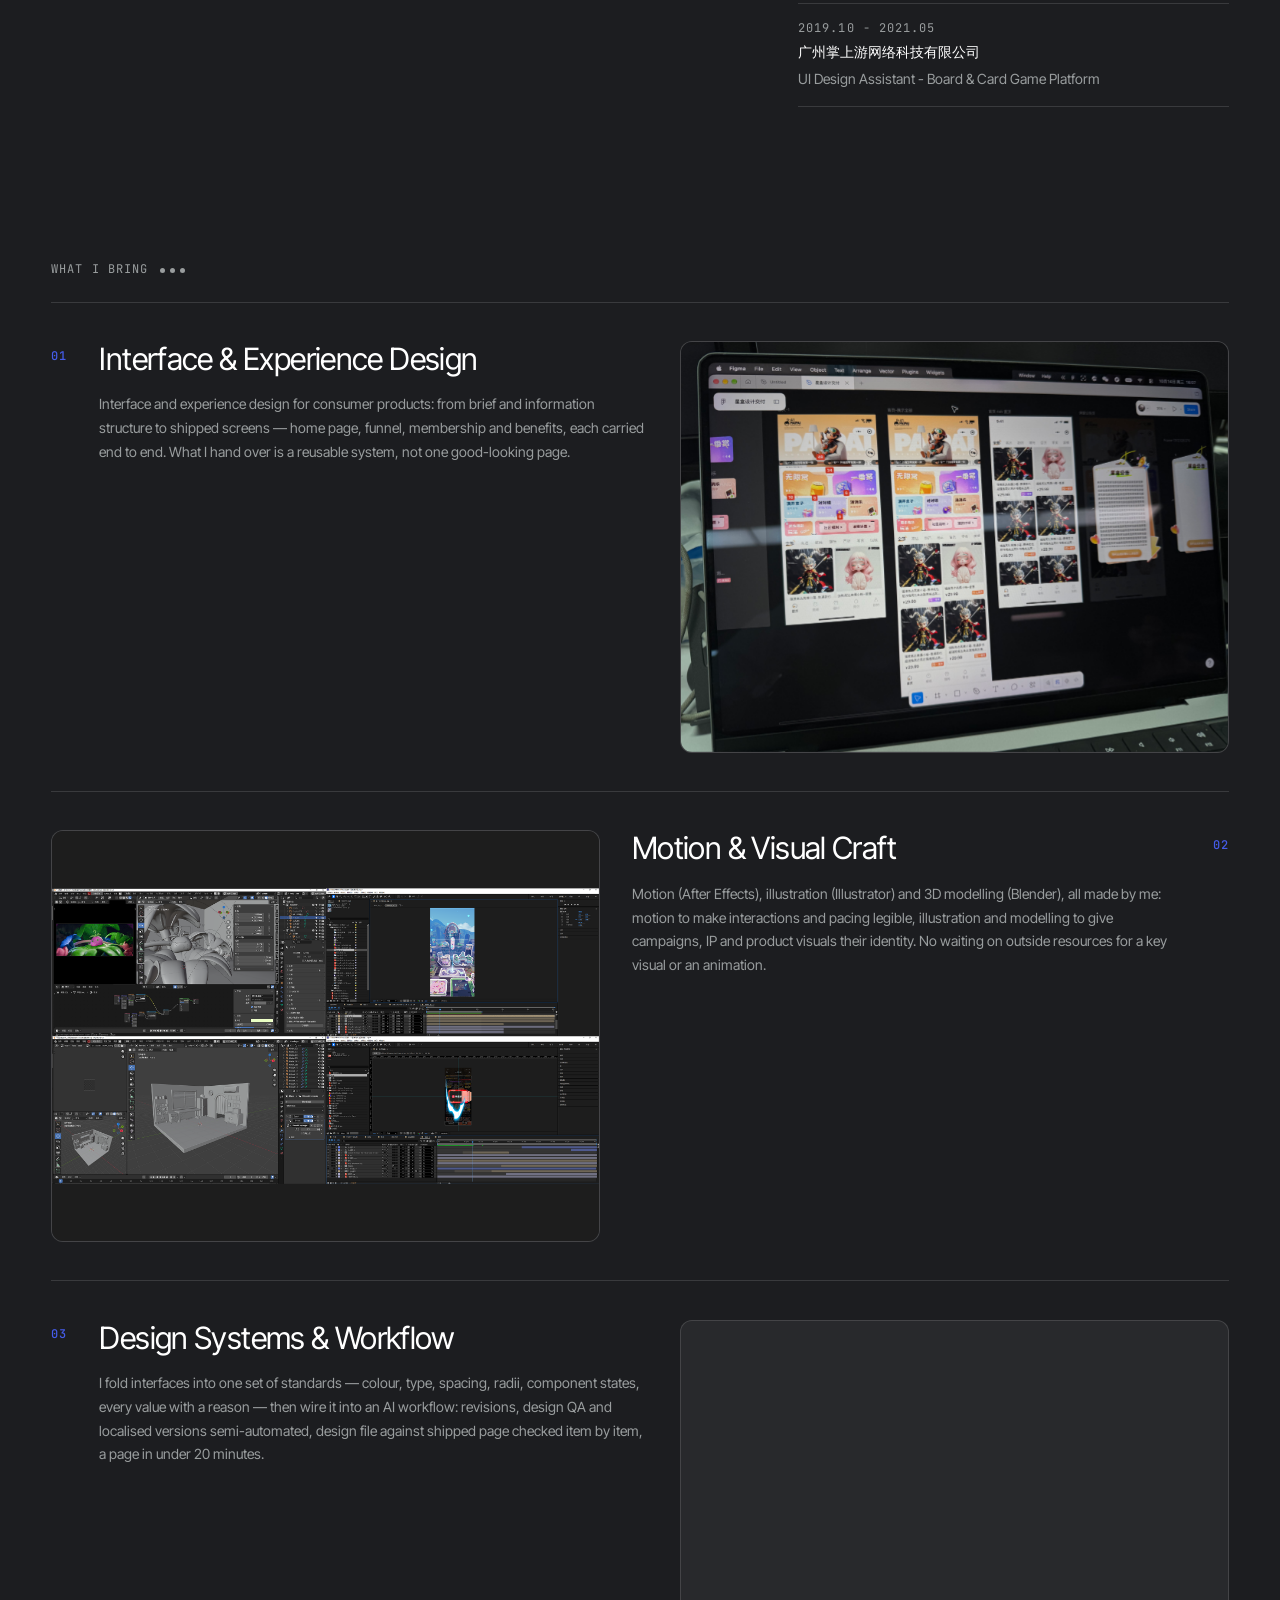
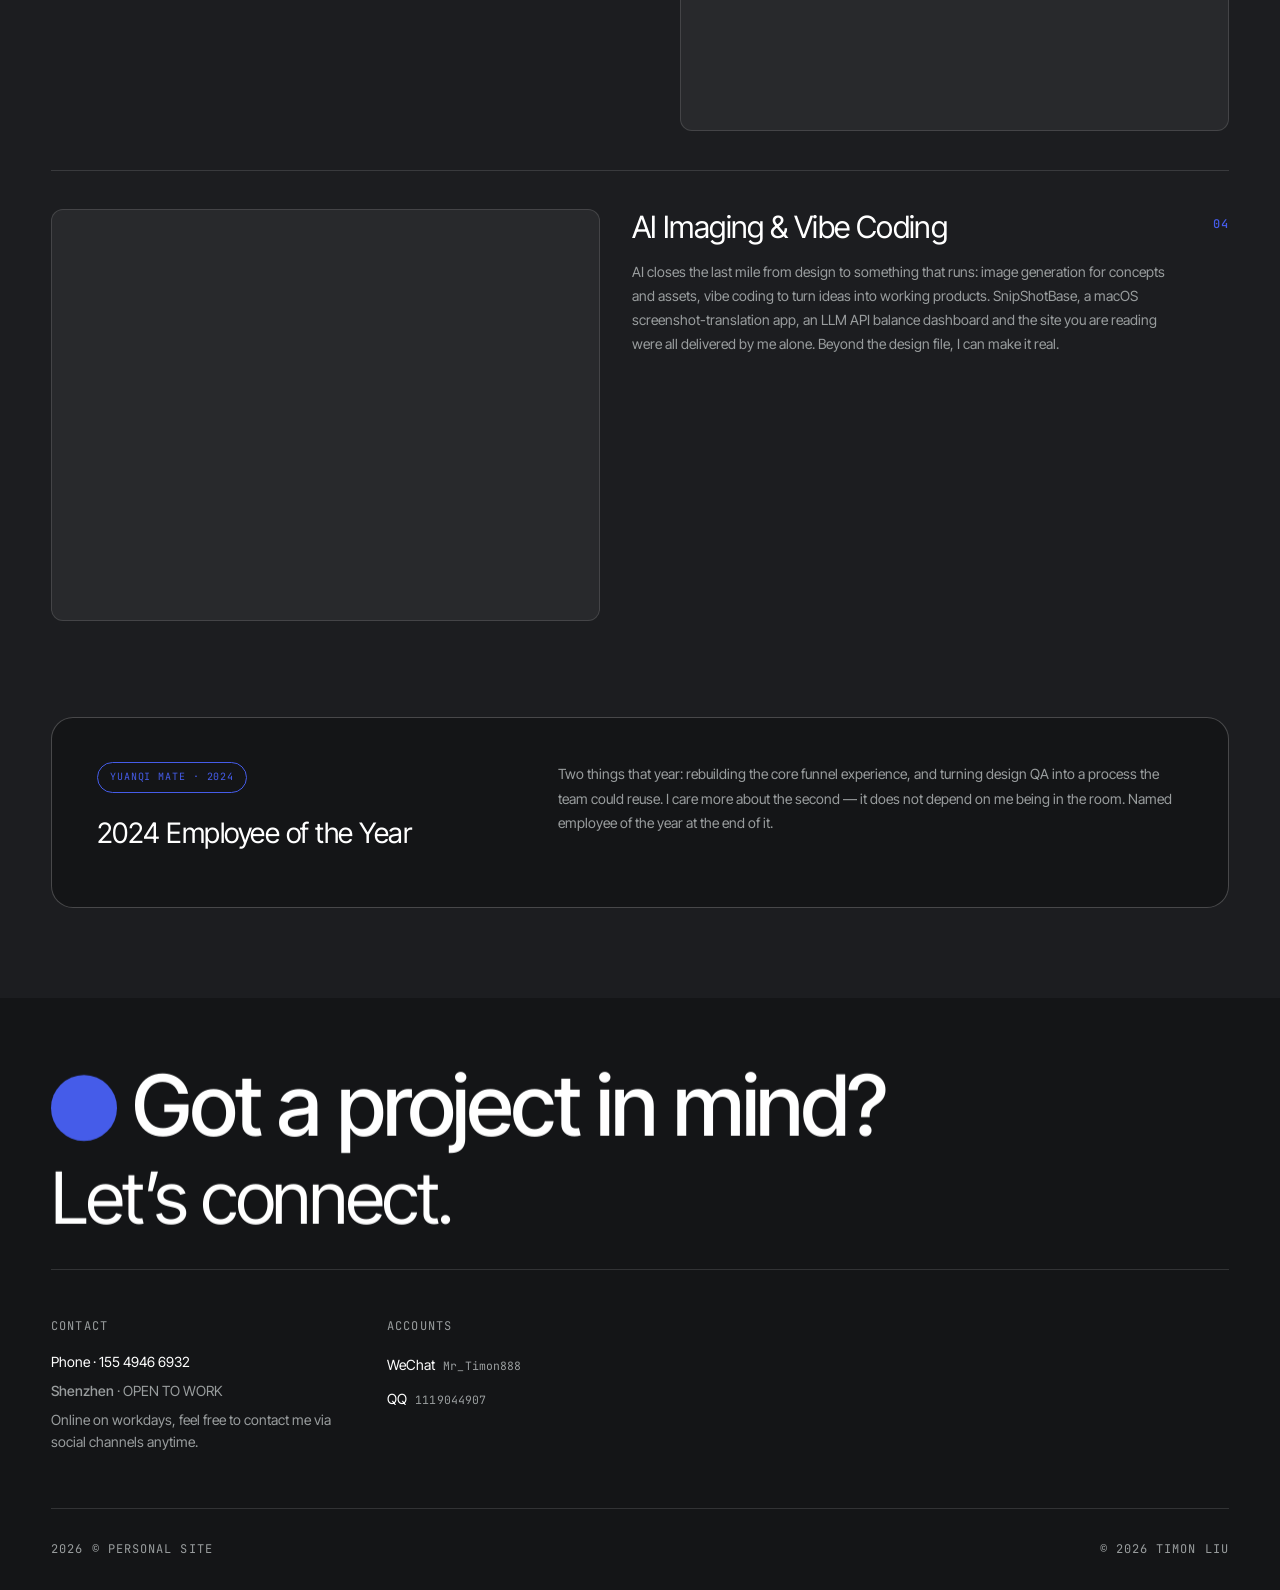
<file: about.html>
<!DOCTYPE html>
<html lang="en" class="no-js is-loading" data-cp-lang="en" data-opt-loader="on" data-opt-cursor="on" data-opt-smooth="on" data-opt-transition="on" data-opt-motion="on" data-page="about.html">
<head>
<meta charset="UTF-8">
<meta name="viewport" content="width=device-width, initial-scale=1, viewport-fit=cover">
<title>关于 · Timon Liu — UI/UX Designer</title>
<meta name="description" content="Timon Liu is a senior UI/UX designer based in Shenzhen with 5+ years of consumer product design experience, embedding AI deeply into the design delivery workflow.">
<meta name="keywords" content="UI design,UX design,portfolio,product designer,Shenzhen,blind-box e-commerce,design system">
<meta name="author" content="Timon Liu">
<meta name="theme-color" content="#1C1D20">
<link rel="canonical" href="https://timon-designer.github.io/portfolio-site/about.html">

<!-- 分享卡片 -->
<meta property="og:type" content="website">
<meta property="og:title" content="关于 · Timon Liu — UI/UX Designer">
<meta property="og:description" content="Timon Liu is a senior UI/UX designer based in Shenzhen with 5+ years of consumer product design experience, embedding AI deeply into the design delivery workflow.">
<meta property="og:image" content="https://timon-designer.github.io/portfolio-site/">
<meta name="twitter:card" content="summary_large_image">
<meta name="twitter:title" content="关于 · Timon Liu — UI/UX Designer">
<meta name="twitter:description" content="Timon Liu is a senior UI/UX designer based in Shenzhen with 5+ years of consumer product design experience, embedding AI deeply into the design delivery workflow.">

<link rel="icon" href="data:image/svg+xml,%3Csvg xmlns='http://www.w3.org/2000/svg' viewBox='0 0 32 32'%3E%3Crect width='32' height='32' rx='8' fill='%231C1D20'/%3E%3Ctext x='16' y='23' font-family='Helvetica,Arial,sans-serif' font-size='19' font-weight='600' fill='%23455CE9' text-anchor='middle'%3ET%3C/text%3E%3C/svg%3E">
<link rel="apple-touch-icon" href="data:image/svg+xml,%3Csvg xmlns='http://www.w3.org/2000/svg' viewBox='0 0 32 32'%3E%3Crect width='32' height='32' rx='8' fill='%231C1D20'/%3E%3Ctext x='16' y='23' font-family='Helvetica,Arial,sans-serif' font-size='19' font-weight='600' fill='%23455CE9' text-anchor='middle'%3ET%3C/text%3E%3C/svg%3E">

<script>(function(){var d=document.documentElement;d.classList.remove('no-js');try{if(sessionStorage.getItem('__wipe')==='1'){d.classList.add('is-wiping');sessionStorage.removeItem('__wipe');}if(sessionStorage.getItem('__seen')==='1'){d.classList.add('is-seen');}if(localStorage.getItem('__lang')==='zh'){d.setAttribute('data-cp-lang','zh');d.setAttribute('lang','zh-CN');}}catch(e){}setTimeout(function(){if(window.__booted)return;d.classList.add('no-js');d.classList.remove('is-loading');},8000);})();</script>
<!-- 字体预加载：本地自托管，无外部依赖 -->
<link rel="preload" href="assets/fonts/inter-tight-var.woff2" as="font" type="font/woff2" crossorigin>
<link rel="preload" href="assets/fonts/mono-var.woff2" as="font" type="font/woff2" crossorigin>

<!-- 样式：按 令牌 → 基础 → 布局 → 组件 → 页面 的顺序，后面可以覆盖前面 -->
<link rel="stylesheet" href="assets/css/tokens.css">
<link rel="stylesheet" href="assets/css/base.css">
<link rel="stylesheet" href="assets/css/layout.css">
<link rel="stylesheet" href="assets/css/components.css">
<link rel="stylesheet" href="assets/css/pages.css">
<style>:root{--t-heroRoleLead-s:1;--t-heroRoleLead-w:500;--t-aboutTitleAlt-s:1;--t-aboutTitleAlt-w:400;--t-cSvcTitle-s:1;--t-cSvcTitle-w:400;--t-cSvcBody-s:1;--t-cSvcBody-w:400;--t-cSkill-s:1;--t-cSkill-w:400;--t-cStory-s:1;--t-cStory-w:400;--t-cHlBody-s:1;--t-cHlBody-w:400;--t-cTlItem-s:1;--t-cTlItem-w:400;--t-cListName-s:1;--t-cListName-w:500;--t-cListMeta-s:1;--t-cListMeta-w:400;--t-cPHead-s:1;--t-cPHead-w:400;--t-cProjectTitle-s:1;--t-cProjectTitle-w:500;--t-cProjectTitleSub-s:0.55;--t-cProjectTitleSub-w:400;--t-cProjectIntro-s:1;--t-cProjectIntro-w:400;--t-cProjectMeta-s:1;--t-cProjectMeta-w:400;--t-cPBodyH-s:1;--t-cPBodyH-w:400;--t-cPBody-s:1;--t-cPBody-w:400;--t-cFigCaption-s:1;--t-cFigCaption-w:400;--t-cStatNum-s:1;--t-cStatNum-w:400}</style>

</head>
<body class="">

<a class="skip" href="#main"><span class="cp" data-cp="skip" data-mode="auto" style="--zs:1;--zw:400;--es:1;--ew:400"><span class="cp-zh">跳到主要内容</span><span class="cp-en">Skip to content</span></span></a>

<div class="loader" id="loader" aria-hidden="true">
  <div class="loader-panel loader-panel--top"></div>
  <div class="loader-panel loader-panel--bot"></div>
  <div class="loader-core">
    <div class="loader-words"><span class="loader-word" data-word="0">Hello</span><span class="loader-word" data-word="1">Bonjour</span><span class="loader-word" data-word="2">こんにちは</span><span class="loader-word" data-word="3">Ciao</span><span class="loader-word" data-word="4">Hola</span><span class="loader-word" data-word="5">Olá</span><span class="loader-word" data-word="6">안녕하세요</span><span class="loader-word" data-word="7">你好</span></div>
    <span class="loader-bar" aria-hidden="true">
      <span data-loader-bar style="transform:scaleX(0)"></span>
    </span>
    <span class="loader-num"><span data-loader-num>000</span> <em>/ 100</em></span>
  </div>
</div>
<div class="cursor" id="cursor" aria-hidden="true">
  <span class="cur-dot"></span>
  <span class="cur-ring"><span class="cur-label">View</span></span>
</div>
<div class="page-wipe" id="pageWipe" aria-hidden="true">
  <svg class="wipe-svg" viewBox="0 0 100 100" preserveAspectRatio="none" focusable="false" aria-hidden="true"><path class="wipe-path" d="M 0 0 H 100 C 100 33 100 67 100 100 H 0 Z"></path></svg>
  <span class="wipe-label" aria-hidden="true"><span class="wipe-page" data-wipe-page="navHome"><span class="cp" data-mode="auto"><span class="cp" data-cp="navHome" data-mode="en" style="--zs:1;--zw:400;--es:1;--ew:400"><span class="cp-zh">首页</span><span class="cp-en">Home</span></span></span></span><span class="wipe-page" data-wipe-page="navWork"><span class="cp" data-mode="auto"><span class="cp" data-cp="navWork" data-mode="en" style="--zs:1;--zw:400;--es:1;--ew:400"><span class="cp-zh">作品</span><span class="cp-en">Work</span></span></span></span><span class="wipe-page" data-wipe-page="navAbout"><span class="cp" data-mode="auto"><span class="cp" data-cp="navAbout" data-mode="en" style="--zs:1;--zw:400;--es:1;--ew:400"><span class="cp-zh">关于</span><span class="cp-en">About</span></span></span></span></span>
</div>
<div class="hover-preview" id="hoverPreview" aria-hidden="true"></div>

<header class="site-head" id="siteHead">
  <div class="head-inner">
    <a class="head-logo magnetic" href="index.html" data-strength="10">
      <span class="mark">©</span>
      <span class="who"><span class="cp" data-cp="whoZh" data-mode="auto" style="--zs:1;--zw:400;--es:1;--ew:400"><span class="cp-zh">刘涛</span><span class="cp-en">Timon</span></span> <em><span class="cp" data-cp="whoEn" data-mode="auto" style="--zs:1;--zw:400;--es:1;--ew:400"><span class="cp-zh">Timon</span><span class="cp-en">Liu</span></span></em></span>
    </a>
    <nav class="head-right" aria-label="Main navigation">
      <a class="nav-btn magnetic" href="index.html" data-strength="9"><span class="cp" data-cp="navHome" data-mode="en" style="--zs:1;--zw:400;--es:1;--ew:400"><span class="cp-zh">首页</span><span class="cp-en">Home</span></span></a>
      <a class="nav-btn magnetic" href="work.html" data-strength="9"><span class="cp" data-cp="navWork" data-mode="en" style="--zs:1;--zw:400;--es:1;--ew:400"><span class="cp-zh">作品</span><span class="cp-en">Work</span></span></a>
      <a class="nav-btn magnetic is-active" href="about.html" data-strength="9" aria-current="page"><span class="cp" data-cp="navAbout" data-mode="en" style="--zs:1;--zw:400;--es:1;--ew:400"><span class="cp-zh">关于</span><span class="cp-en">About</span></span></a>
      <button class="lang-btn magnetic" type="button" data-lang-toggle data-strength="8"
        aria-label="Switch language" title="Switch language">
        <span class="lb-zh lb-on">中</span><i>/</i><span class="lb-en">EN</span>
      </button>
      <button class="burger magnetic" type="button" data-menu-open data-strength="10" aria-expanded="false" aria-controls="menu">
        <span class="burger-bars" aria-hidden="true"><i></i><i></i></span>
        <span class="cp" data-cp="menuLabel" data-mode="auto" style="--zs:1;--zw:400;--es:1;--ew:400"><span class="cp-zh">菜单</span><span class="cp-en">Menu</span></span>
      </button>
    </nav>
  </div>
</header>
<div class="menu" id="menu" aria-hidden="true" hidden role="dialog" aria-modal="true" aria-label="Site menu">
  <div class="menu-veil" data-menu-close></div>
  <div class="menu-panel">
    <button class="menu-close" type="button" data-menu-close aria-label="Close menu" title="Close menu">
      <svg width="12" height="12" viewBox="0 0 12 12" fill="none" stroke="currentColor" stroke-width="1.5" aria-hidden="true"><path d="M1 1 L11 11 M11 1 L1 11"/></svg><span class="sr-only"><span class="cp" data-cp="menuClose" data-mode="auto" style="--zs:1;--zw:400;--es:1;--ew:400"><span class="cp-zh">关闭</span><span class="cp-en">Close</span></span></span>
    </button>
    <div class="menu-body">
      <h5 class="mono menu-title"><span class="cp" data-cp="menuNav" data-mode="auto" style="--zs:1;--zw:400;--es:1;--ew:400"><span class="cp-zh">导航</span><span class="cp-en">Navigation</span></span></h5>
      <div class="menu-scroll">
        <div class="menu-sec">
          <ul class="menu-list">
              <li><a class="magnetic" data-strength="14" href="index.html"><span class="cp" data-cp="navHome" data-mode="en" style="--zs:1;--zw:400;--es:1;--ew:400"><span class="cp-zh">首页</span><span class="cp-en">Home</span></span></a></li>
            <li><a class="magnetic" data-strength="14" href="work.html"><span class="cp" data-cp="navWork" data-mode="en" style="--zs:1;--zw:400;--es:1;--ew:400"><span class="cp-zh">作品</span><span class="cp-en">Work</span></span></a></li>
            <li><a class="magnetic is-active" data-strength="14" href="about.html"><span class="cp" data-cp="navAbout" data-mode="en" style="--zs:1;--zw:400;--es:1;--ew:400"><span class="cp-zh">关于</span><span class="cp-en">About</span></span></a></li>
          </ul>
        </div>
      </div>
      
      <div class="menu-sec menu-bottom">
        <h5 class="mono"><span class="cp" data-cp="menuContact" data-mode="auto" style="--zs:1;--zw:400;--es:1;--ew:400"><span class="cp-zh">联系方式</span><span class="cp-en">Contact</span></span></h5>
        <ul class="ct-list"><li>
          <button type="button" class="ct-btn" data-copy="Mr_Timon888" data-copy-name="WeChat"
            aria-label="WeChat Mr_Timon888 — click to copy">
            <span class="ct-k"><span class="cp" data-cp="ct-0" data-mode="auto" style="--zs:1;--zw:400;--es:1;--ew:400"><span class="cp-zh">微信</span><span class="cp-en">WeChat</span></span></span>
            <span class="ct-swap">
              <span class="ct-v">Mr_Timon888</span>
              <span class="ct-hint">
                <span class="ct-hint-off"><span class="cp" data-cp="copyHint" data-mode="auto" style="--zs:1;--zw:400;--es:1;--ew:400"><span class="cp-zh">点击复制</span><span class="cp-en">Click to copy</span></span></span>
                <span class="ct-hint-on"><span class="cp" data-cp="copyDone" data-mode="auto" style="--zs:1;--zw:400;--es:1;--ew:400"><span class="cp-zh">已复制</span><span class="cp-en">Copied</span></span></span>
              </span>
            </span>
          </button>
        </li><li>
          <button type="button" class="ct-btn" data-copy="1119044907" data-copy-name="QQ"
            aria-label="QQ 1119044907 — click to copy">
            <span class="ct-k"><span class="cp" data-cp="ct-1" data-mode="auto" style="--zs:1;--zw:400;--es:1;--ew:400"><span class="cp-zh">QQ</span><span class="cp-en">QQ</span></span></span>
            <span class="ct-swap">
              <span class="ct-v">1119044907</span>
              <span class="ct-hint">
                <span class="ct-hint-off"><span class="cp" data-cp="copyHint" data-mode="auto" style="--zs:1;--zw:400;--es:1;--ew:400"><span class="cp-zh">点击复制</span><span class="cp-en">Click to copy</span></span></span>
                <span class="ct-hint-on"><span class="cp" data-cp="copyDone" data-mode="auto" style="--zs:1;--zw:400;--es:1;--ew:400"><span class="cp-zh">已复制</span><span class="cp-en">Copied</span></span></span>
              </span>
            </span>
          </button>
        </li>
        </ul><span class="sr-only" data-copy-fail><span class="cp" data-cp="copyFail" data-mode="auto" style="--zs:1;--zw:400;--es:1;--ew:400"><span class="cp-zh">复制失败，请长按选中</span><span class="cp-en">Copy failed — select manually</span></span></span>
      </div>
    </div>
  </div>
</div>

<main id="main">
<header class="page-head container">
      <h1 class="cp cp-lines display" data-cp="inline" data-mode="auto" style="--zs:1;--zw:500;--es:1;--ew:500" data-reveal-lines><span class="cp-w cp-w-zh"><span class="line"><span class="line-in">设计之外，</span></span><span class="line"><span class="line-in">我还能把它做出来。</span></span></span><span class="cp-w cp-w-en"><span class="line"><span class="line-in">Beyond the design file - / I build it too</span></span></span></h1>
      <p class="lead reveal"><span class="cp" data-cp="aboutLead" data-mode="auto" style="--zs:1;--zw:400;--es:1;--ew:400"><span class="cp-zh">我是刘涛（Timon），在深圳做 UI/UX 五年多，设计从业七年。主线是 C 端产品的界面与体验：千万级 GMV 大促、核心交易链路、会员与权益体系都独立跟过。动效、插画、3D 我自己出，从视觉概念到上线稿一个人走完。</span><span class="cp-en">I&#39;m Liu Tao (Timon). I have over five years of UI/UX experience in Shenzhen and seven years in the design industry. My main focus is on the interfaces and user experience of consumer-facing products. I have independently led projects including large-scale promotion campaigns with GMV reaching tens of millions, core transaction workflows, and membership and benefit systems. I create motion graphics, illustrations and 3D assets by myself, handling the entire process from visual concepts to final deliverables ready for launch.</span></span></p>
    </header>

    <section class="section section--flush">
      <div class="container">
        <div class="sec-head">
          <h2 class="cp cp-lines display-sm" data-cp="aboutExploring" data-mode="auto" style="--zs:1;--zw:500;--es:1;--ew:500" data-reveal-lines><span class="cp-w cp-w-zh"><span class="line"><span class="line-in">一直在探索</span></span></span><span class="cp-w cp-w-en"><span class="line"><span class="line-in">Always exploring</span></span></span></h2>
          <p class="sec-desc reveal"><span class="cp" data-cp="aboutExploringSub" data-mode="auto" style="--zs:1;--zw:400;--es:1;--ew:400"><span class="cp-zh">新工具、新交互、新流程 —— 能提效的就值得试一遍，试完能留下的就沉淀成流程。</span><span class="cp-en">New tools, new interactions, new workflows — if it saves time it is worth a try; if it holds up, it becomes a process.</span></span><span class="dots" aria-hidden="true"><i></i><i></i><i></i></span></p>
        </div>
      </div>
    </section>

    <section class="section section--tight">
      <div class="container">
        <div class="about-grid">
          <div class="about-story">
            <p class="reveal"><span class="cp" data-cp="cStory" data-mode="auto" style="--zs:1;--zw:400;--es:1;--ew:400"><span class="cp-zh">我最在意一件事：用户第一次打开就会用。界面上每个决定背后都要有理由，讲不出理由的我就拿掉。</span><span class="cp-en">The thing I care most about is that users can use it the first time they open it. Every decision made on the interface must have a rationale; I will remove anything that cannot be justified.</span></span></p>
          <p class="reveal"><span class="cp" data-cp="cStory" data-mode="auto" style="--zs:1;--zw:400;--es:1;--ew:400"><span class="cp-zh">界面之外我还做动效、插画和 3D（AE / Illustrator / Blender）：动效负责把交互和节奏讲清楚，插画与建模负责让活动、IP 和产品视觉立得住。需要的时候这些我自己出，不用等外部资源排期。</span><span class="cp-en">Beyond interfaces I work in motion, illustration and 3D: motion to make interactions and pacing legible, illustration and modelling to give campaigns, IP and product visuals their identity. When a project needs them, I make them myself instead of waiting on outside resources.</span></span></p>
          <p class="reveal"><span class="cp" data-cp="cStory" data-mode="auto" style="--zs:1;--zw:400;--es:1;--ew:400"><span class="cp-zh">我做设计习惯先挖根因 —— 问题出在间距就改间距，出在缺规范就先补规范。交付里稿子只是其中一环，真正有用的是那套别人能接着用的规则。</span><span class="cp-en">When I do design, I tend to dig into root causes first. If the problem lies in spacing, I adjust the spacing; if the issue comes from missing specifications, I establish them first. The design drafts are only part of the deliverables. What truly matters is the set of rules that others can continue to use.</span></span></p>
          <p class="reveal"><span class="cp" data-cp="cStory" data-mode="auto" style="--zs:1;--zw:400;--es:1;--ew:400"><span class="cp-zh">现在我在找下一段能长期投入的机会：有真实用户量、设计能真正影响结果的产品。</span><span class="cp-en">I am now looking for my next long-term opportunity: a product with genuine user volume, where design can truly impact outcomes.</span></span></p>
          </div>

          <aside class="about-side">
            <div>
              <h3 class="mono side-title"><span class="cp" data-cp="aboutSkillsTitle" data-mode="auto" style="--zs:1;--zw:400;--es:1;--ew:400"><span class="cp-zh">能力</span><span class="cp-en">Capabilities</span></span></h3>
              <div class="tag-list">
          <span class="tag tag--main"><span class="cp" data-cp="cSkill" data-mode="auto" style="--zs:1;--zw:400;--es:1;--ew:400"><span class="cp-zh">C 端产品界面与体验</span><span class="cp-en">Consumer Product UX &amp; UI</span></span><em><span class="cp" data-cp="skillMain" data-mode="auto" style="--zs:1;--zw:400;--es:1;--ew:400"><span class="cp-zh">主</span><span class="cp-en">Main</span></span></em></span>
          <span class="tag tag--main"><span class="cp" data-cp="cSkill" data-mode="auto" style="--zs:1;--zw:400;--es:1;--ew:400"><span class="cp-zh">动效设计（AE）</span><span class="cp-en">Motion Design (After Effects)</span></span><em><span class="cp" data-cp="skillMain" data-mode="auto" style="--zs:1;--zw:400;--es:1;--ew:400"><span class="cp-zh">主</span><span class="cp-en">Main</span></span></em></span>
          <span class="tag"><span class="cp" data-cp="cSkill" data-mode="auto" style="--zs:1;--zw:400;--es:1;--ew:400"><span class="cp-zh">插画（Illustrator）</span><span class="cp-en">Illustration (Illustrator)</span></span></span>
          <span class="tag"><span class="cp" data-cp="cSkill" data-mode="auto" style="--zs:1;--zw:400;--es:1;--ew:400"><span class="cp-zh">3D 建模（Blender）</span><span class="cp-en">3D Modelling (Blender)</span></span></span>
          <span class="tag tag--main"><span class="cp" data-cp="cSkill" data-mode="auto" style="--zs:1;--zw:400;--es:1;--ew:400"><span class="cp-zh">设计规范与设计系统</span><span class="cp-en">Design Systems &amp; Standards</span></span><em><span class="cp" data-cp="skillMain" data-mode="auto" style="--zs:1;--zw:400;--es:1;--ew:400"><span class="cp-zh">主</span><span class="cp-en">Main</span></span></em></span>
          <span class="tag tag--main"><span class="cp" data-cp="cSkill" data-mode="auto" style="--zs:1;--zw:400;--es:1;--ew:400"><span class="cp-zh">AI 辅助设计流程</span><span class="cp-en">AI-assisted Design Workflow</span></span><em><span class="cp" data-cp="skillMain" data-mode="auto" style="--zs:1;--zw:400;--es:1;--ew:400"><span class="cp-zh">主</span><span class="cp-en">Main</span></span></em></span>
          <span class="tag"><span class="cp" data-cp="cSkill" data-mode="auto" style="--zs:1;--zw:400;--es:1;--ew:400"><span class="cp-zh">AI 生图 / Vibe Coding</span><span class="cp-en">AI Imaging / Vibe Coding</span></span></span>
          <span class="tag"><span class="cp" data-cp="cSkill" data-mode="auto" style="--zs:1;--zw:400;--es:1;--ew:400"><span class="cp-zh">品牌视觉与大促物料</span><span class="cp-en">Brand Visuals &amp; Campaign Assets</span></span></span>
              </div>
            </div>
            <div>
              <h3 class="mono side-title"><span class="cp" data-cp="aboutTimelineTitle" data-mode="auto" style="--zs:1;--zw:400;--es:1;--ew:400"><span class="cp-zh">经历</span><span class="cp-en">Experience</span></span></h3>
              <ol class="timeline">
          <li class="tl-item is-current">
            <span class="tl-time mono"><span class="cp" data-cp="cTlItem" data-mode="auto" style="--zs:1;--zw:400;--es:1;--ew:400"><span class="cp-zh">2022.08 — 至今</span><span class="cp-en">2022.08 — Present</span></span></span>
            <span class="tl-org"><span class="cp" data-cp="cTlItem" data-mode="auto" style="--zs:1;--zw:400;--es:1;--ew:400"><span class="cp-zh">深圳元气玛特互娱科技</span><span class="cp-en">Yuanqi Mate Interactive Entertainment Tech</span></span></span>
            <span class="tl-role"><span class="cp" data-cp="cTlItem" data-mode="auto" style="--zs:1;--zw:400;--es:1;--ew:400"><span class="cp-zh">资深 UI/UX 设计师 · 潮玩盲盒平台</span><span class="cp-en">Senior UI/UX Designer · Art-toy blind-box platform</span></span></span>
          </li>
          <li class="tl-item">
            <span class="tl-time mono"><span class="cp" data-cp="cTlItem" data-mode="auto" style="--zs:1;--zw:400;--es:1;--ew:400"><span class="cp-zh">2021.06 - 2022.07</span><span class="cp-en">2021.06 - 2022.07</span></span></span>
            <span class="tl-org"><span class="cp" data-cp="cTlItem" data-mode="zh" style="--zs:1;--zw:400;--es:1;--ew:400"><span class="cp-zh">掌翼（深圳）网络科技有限公司</span></span></span>
            <span class="tl-role"><span class="cp" data-cp="cTlItem" data-mode="auto" style="--zs:1;--zw:400;--es:1;--ew:400"><span class="cp-zh">UI 设计师 · NFT 平台</span><span class="cp-en">UI Designer · NFT Platform</span></span></span>
          </li>
          <li class="tl-item">
            <span class="tl-time mono"><span class="cp" data-cp="cTlItem" data-mode="auto" style="--zs:1;--zw:400;--es:1;--ew:400"><span class="cp-zh">2019.10 - 2021.05</span><span class="cp-en">2019.10 - 2021.05</span></span></span>
            <span class="tl-org"><span class="cp" data-cp="cTlItem" data-mode="zh" style="--zs:1;--zw:400;--es:1;--ew:400"><span class="cp-zh">广州掌上游网络科技有限公司</span></span></span>
            <span class="tl-role"><span class="cp" data-cp="cTlItem" data-mode="auto" style="--zs:1;--zw:400;--es:1;--ew:400"><span class="cp-zh">UI 设计助理 - 棋牌游戏平台</span><span class="cp-en">UI Design Assistant - Board &amp; Card Game Platform</span></span></span>
          </li>
              </ol>
            </div>
          </aside>
        </div>
      </div>
    </section>

    <section class="section">
      <div class="container">
        <p class="svc-lead mono reveal"><span class="cp" data-cp="aboutServicesLead" data-mode="auto" style="--zs:1;--zw:400;--es:1;--ew:400"><span class="cp-zh">我能带来什么</span><span class="cp-en">What I bring</span></span><span class="dots" aria-hidden="true"><i></i><i></i><i></i></span></p>
        <ul class="svc-list">
        <li class="svc-item reveal">
          <span class="svc-num mono">01</span>
          <div class="svc-text">
            <h3 class="svc-title"><span class="cp" data-cp="cSvcTitle" data-mode="auto" style="--zs:1;--zw:400;--es:1;--ew:400"><span class="cp-zh">界面与体验设计</span><span class="cp-en">Interface &amp; Experience Design</span></span></h3>
            <p class="svc-body"><span class="cp" data-cp="cSvcBody" data-mode="auto" style="--zs:1;--zw:400;--es:1;--ew:400"><span class="cp-zh">C 端产品的界面与体验设计：从需求拆解、信息结构到上线稿，首页、交易链路、会员与权益体系都独立跟过。交付的是能复用的系统，不是单张好看的页面。</span><span class="cp-en">Interface and experience design for consumer products: from brief and information structure to shipped screens — home page, funnel, membership and benefits, each carried end to end. What I hand over is a reusable system, not one good-looking page.</span></span></p>
          </div>
          <div class="svc-media mask"><img src="assets/img/12.jpg" alt="服务 01 · 界面与体验设计" loading="lazy" decoding="async"></div>
        </li>
        <li class="svc-item reveal is-alt">
          <span class="svc-num mono">02</span>
          <div class="svc-text">
            <h3 class="svc-title"><span class="cp" data-cp="cSvcTitle" data-mode="auto" style="--zs:1;--zw:400;--es:1;--ew:400"><span class="cp-zh">动效与视觉表达</span><span class="cp-en">Motion &amp; Visual Craft</span></span></h3>
            <p class="svc-body"><span class="cp" data-cp="cSvcBody" data-mode="auto" style="--zs:1;--zw:400;--es:1;--ew:400"><span class="cp-zh">动效（AE）、插画（Illustrator）、3D 建模（Blender）都能自己出：动效把交互和节奏讲清楚，插画与建模让活动、IP 和产品视觉立得住。不用为一张 KV 或一个动效等排期。</span><span class="cp-en">Motion (After Effects), illustration (Illustrator) and 3D modelling (Blender), all made by me: motion to make interactions and pacing legible, illustration and modelling to give campaigns, IP and product visuals their identity. No waiting on outside resources for a key visual or an animation.</span></span></p>
          </div>
          <div class="svc-media mask"><img src="assets/img/1234(1).png" alt="服务 02 · 动效与视觉表达" loading="lazy" decoding="async"></div>
        </li>
        <li class="svc-item reveal">
          <span class="svc-num mono">03</span>
          <div class="svc-text">
            <h3 class="svc-title"><span class="cp" data-cp="cSvcTitle" data-mode="auto" style="--zs:1;--zw:400;--es:1;--ew:400"><span class="cp-zh">设计规范与流程</span><span class="cp-en">Design Systems &amp; Workflow</span></span></h3>
            <p class="svc-body"><span class="cp" data-cp="cSvcBody" data-mode="auto" style="--zs:1;--zw:400;--es:1;--ew:400"><span class="cp-zh">把界面收敛成一套规范 —— 颜色、字号、间距、圆角、组件状态都有来源；再把它接进 AI 流程：改稿、走查、多语言版本半自动化，设计稿到线上页逐项核对，一个页面 20 分钟内出报告。</span><span class="cp-en">I fold interfaces into one set of standards — colour, type, spacing, radii, component states, every value with a reason — then wire it into an AI workflow: revisions, design QA and localised versions semi-automated, design file against shipped page checked item by item, a page in under 20 minutes.</span></span></p>
          </div>
          <div class="svc-media mask"><img src="assets/img/24.png" alt="服务 03 · 设计规范与流程" loading="lazy" decoding="async"></div>
        </li>
        <li class="svc-item reveal is-alt">
          <span class="svc-num mono">04</span>
          <div class="svc-text">
            <h3 class="svc-title"><span class="cp" data-cp="cSvcTitle" data-mode="auto" style="--zs:1;--zw:400;--es:1;--ew:400"><span class="cp-zh">AI 生图与 Vibe Coding</span><span class="cp-en">AI Imaging &amp; Vibe Coding</span></span></h3>
            <p class="svc-body"><span class="cp" data-cp="cSvcBody" data-mode="auto" style="--zs:1;--zw:400;--es:1;--ew:400"><span class="cp-zh">用 AI 补齐「做出来」这最后一步：生图出概念与物料，vibe coding 把想法做成能跑的产品。macOS 截图翻译工具 SnipShotBase、大模型 API 余额看板，还有你现在看的这个网站，都由我独立交付。设计稿之外，我自己就能把它变成真的。</span><span class="cp-en">AI closes the last mile from design to something that runs: image generation for concepts and assets, vibe coding to turn ideas into working products. SnipShotBase, a macOS screenshot-translation app, an LLM API balance dashboard and the site you are reading were all delivered by me alone. Beyond the design file, I can make it real.</span></span></p>
          </div>
          <div class="svc-media mask"><img src="assets/img/微信图片_20261015181510_67_46.png" alt="服务 04 · AI 生图与 Vibe Coding" loading="lazy" decoding="async"></div>
        </li>
        </ul>
        <aside class="hl-block reveal">
      <div class="hl-left">
        <span class="badge badge--accent"><span class="cp" data-cp="cSkill" data-mode="auto" style="--zs:1;--zw:400;--es:1;--ew:400"><span class="cp-zh">元气玛特 · 2024</span><span class="cp-en">Yuanqi Mate · 2024</span></span></span>
        <h3><span class="cp" data-cp="cSvcTitle" data-mode="auto" style="--zs:1;--zw:400;--es:1;--ew:400"><span class="cp-zh">2024 年度优秀员工</span><span class="cp-en">2024 Employee of the Year</span></span></h3>
      </div>
      <div>
        <p class="hl-body"><span class="cp" data-cp="cHlBody" data-mode="auto" style="--zs:1;--zw:400;--es:1;--ew:400"><span class="cp-zh">这一年两件事：把核心交易链路的体验重做了一遍，以及把设计走查做成了一套团队能复用的流程。后者我更看重 —— 它不依赖我本人在场。年底被评为年度优秀员工。</span><span class="cp-en">Two things that year: rebuilding the core funnel experience, and turning design QA into a process the team could reuse. I care more about the second — it does not depend on me being in the room. Named employee of the year at the end of it.</span></span></p>
        
      </div>
    </aside>
      </div>
    </section>
</main>

<footer class="site-foot">
  <div class="container container--medium">
    <div class="foot-cta-wrap">
      <h2 class="foot-cta" data-reveal-lines><span class="line"><span class="line-in"><span class="inline-pic" aria-hidden="true"></span><span class="cp" data-cp="footCta1" data-mode="auto" style="--zs:1;--zw:500;--es:1;--ew:500"><span class="cp-zh">有合适的机会？</span><span class="cp-en">Got a project in mind?</span></span></span></span><span class="line"><span class="line-in"><span class="cp" data-cp="footCta2" data-mode="en" style="--zs:0.85;--zw:400;--es:0.85;--ew:400"><span class="cp-zh">欢迎直接与我沟通～</span><span class="cp-en">Let’s connect.</span></span></span></span></h2>
      <span class="stripe"></span>
    </div>

    <div class="foot-meta">
      <div class="foot-col">
        <h5 class="mono"><span class="cp" data-cp="footColContact" data-mode="auto" style="--zs:1;--zw:400;--es:1;--ew:400"><span class="cp-zh">联系方式</span><span class="cp-en">Contact</span></span></h5>
        <p class="is-strong">Phone · 155 4946 6932</p>
        <p><span class="cp" data-cp="city" data-mode="auto" style="--zs:1;--zw:500;--es:1;--ew:500"><span class="cp-zh">深圳</span><span class="cp-en">Shenzhen</span></span> · <span class="cp" data-cp="availability" data-mode="en" style="--zs:1;--zw:400;--es:1;--ew:400"><span class="cp-zh">开放机会</span><span class="cp-en">OPEN TO WORK</span></span></p>
        <p class="dim"><span class="cp" data-cp="footReply" data-mode="auto" style="--zs:1;--zw:400;--es:1;--ew:400"><span class="cp-zh">工作日在线，随时通过社交方式联系我</span><span class="cp-en">Online on workdays, feel free to contact me via social channels anytime.</span></span></p>
      </div>
      <div class="foot-col">
        <h5 class="mono"><span class="cp" data-cp="footColSocial" data-mode="auto" style="--zs:1;--zw:400;--es:1;--ew:400"><span class="cp-zh">社交账号</span><span class="cp-en">Accounts</span></span></h5>
        <ul class="ct-list ct-list--col"><li>
          <button type="button" class="ct-btn" data-copy="Mr_Timon888" data-copy-name="WeChat"
            aria-label="WeChat Mr_Timon888 — click to copy">
            <span class="ct-k"><span class="cp" data-cp="ct-0" data-mode="auto" style="--zs:1;--zw:400;--es:1;--ew:400"><span class="cp-zh">微信</span><span class="cp-en">WeChat</span></span></span>
            <span class="ct-swap">
              <span class="ct-v">Mr_Timon888</span>
              <span class="ct-hint">
                <span class="ct-hint-off"><span class="cp" data-cp="copyHint" data-mode="auto" style="--zs:1;--zw:400;--es:1;--ew:400"><span class="cp-zh">点击复制</span><span class="cp-en">Click to copy</span></span></span>
                <span class="ct-hint-on"><span class="cp" data-cp="copyDone" data-mode="auto" style="--zs:1;--zw:400;--es:1;--ew:400"><span class="cp-zh">已复制</span><span class="cp-en">Copied</span></span></span>
              </span>
            </span>
          </button>
        </li><li>
          <button type="button" class="ct-btn" data-copy="1119044907" data-copy-name="QQ"
            aria-label="QQ 1119044907 — click to copy">
            <span class="ct-k"><span class="cp" data-cp="ct-1" data-mode="auto" style="--zs:1;--zw:400;--es:1;--ew:400"><span class="cp-zh">QQ</span><span class="cp-en">QQ</span></span></span>
            <span class="ct-swap">
              <span class="ct-v">1119044907</span>
              <span class="ct-hint">
                <span class="ct-hint-off"><span class="cp" data-cp="copyHint" data-mode="auto" style="--zs:1;--zw:400;--es:1;--ew:400"><span class="cp-zh">点击复制</span><span class="cp-en">Click to copy</span></span></span>
                <span class="ct-hint-on"><span class="cp" data-cp="copyDone" data-mode="auto" style="--zs:1;--zw:400;--es:1;--ew:400"><span class="cp-zh">已复制</span><span class="cp-en">Copied</span></span></span>
              </span>
            </span>
          </button>
        </li>
        </ul><span class="sr-only" data-copy-fail><span class="cp" data-cp="copyFail" data-mode="auto" style="--zs:1;--zw:400;--es:1;--ew:400"><span class="cp-zh">复制失败，请长按选中</span><span class="cp-en">Copy failed — select manually</span></span></span>
      </div>
    </div>

    <div class="foot-bottom mono">
      <span><span class="cp" data-cp="footVersion" data-mode="auto" style="--zs:1;--zw:400;--es:1;--ew:400"><span class="cp-zh">2026 © 个人站</span><span class="cp-en">2026 © Personal site</span></span></span>
      <span></span>
      <span><span class="cp" data-cp="footCopyright" data-mode="auto" style="--zs:1;--zw:400;--es:1;--ew:400"><span class="cp-zh">© 2026 刘涛 Timon</span><span class="cp-en">© 2026 Timon Liu</span></span></span>
    </div>
  </div>
</footer>



<script src="vendor/lenis.min.js"></script>
<script src="assets/js/runtime.js"></script>

</body>
</html>
</file>
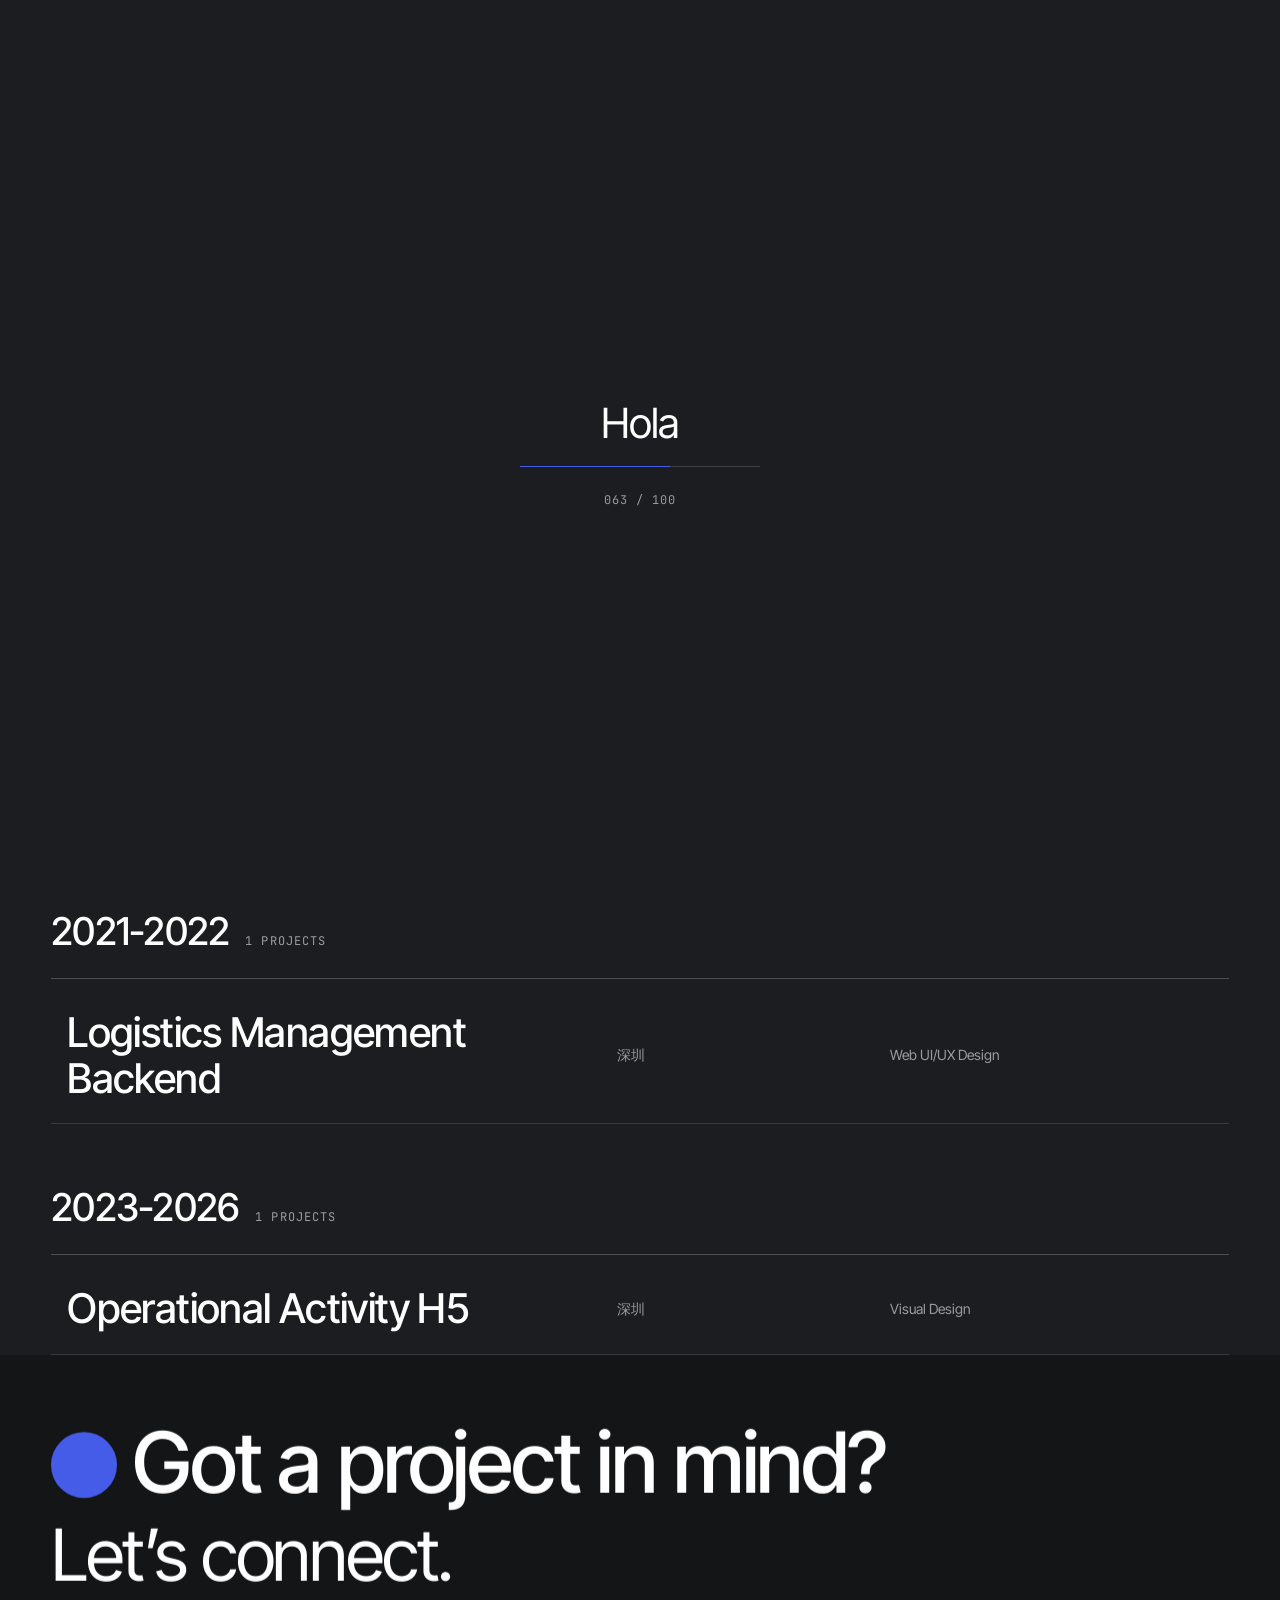
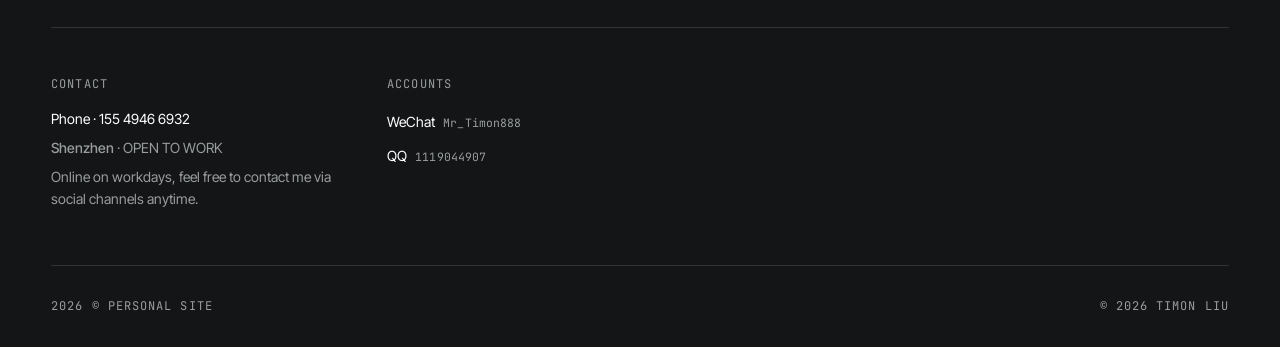
<file: archive.html>
<!DOCTYPE html>
<html lang="en" class="no-js is-loading" data-cp-lang="en" data-opt-loader="on" data-opt-cursor="on" data-opt-smooth="on" data-opt-transition="on" data-opt-motion="on" data-page="archive.html">
<head>
<meta charset="UTF-8">
<meta name="viewport" content="width=device-width, initial-scale=1, viewport-fit=cover">
<title>全部归档 · Timon Liu — UI/UX Designer</title>
<meta name="description" content="按年份归档的全部项目，共 4 个。">
<meta name="keywords" content="UI design,UX design,portfolio,product designer,Shenzhen,blind-box e-commerce,design system">
<meta name="author" content="Timon Liu">
<meta name="theme-color" content="#1C1D20">
<link rel="canonical" href="https://timon-designer.github.io/portfolio-site/archive.html">

<!-- 分享卡片 -->
<meta property="og:type" content="website">
<meta property="og:title" content="全部归档 · Timon Liu — UI/UX Designer">
<meta property="og:description" content="按年份归档的全部项目，共 4 个。">
<meta property="og:image" content="https://timon-designer.github.io/portfolio-site/">
<meta name="twitter:card" content="summary_large_image">
<meta name="twitter:title" content="全部归档 · Timon Liu — UI/UX Designer">
<meta name="twitter:description" content="按年份归档的全部项目，共 4 个。">

<link rel="icon" href="data:image/svg+xml,%3Csvg xmlns='http://www.w3.org/2000/svg' viewBox='0 0 32 32'%3E%3Crect width='32' height='32' rx='8' fill='%231C1D20'/%3E%3Ctext x='16' y='23' font-family='Helvetica,Arial,sans-serif' font-size='19' font-weight='600' fill='%23455CE9' text-anchor='middle'%3ET%3C/text%3E%3C/svg%3E">
<link rel="apple-touch-icon" href="data:image/svg+xml,%3Csvg xmlns='http://www.w3.org/2000/svg' viewBox='0 0 32 32'%3E%3Crect width='32' height='32' rx='8' fill='%231C1D20'/%3E%3Ctext x='16' y='23' font-family='Helvetica,Arial,sans-serif' font-size='19' font-weight='600' fill='%23455CE9' text-anchor='middle'%3ET%3C/text%3E%3C/svg%3E">

<script>(function(){var d=document.documentElement;d.classList.remove('no-js');try{if(sessionStorage.getItem('__wipe')==='1'){d.classList.add('is-wiping');sessionStorage.removeItem('__wipe');}if(sessionStorage.getItem('__seen')==='1'){d.classList.add('is-seen');}if(localStorage.getItem('__lang')==='zh'){d.setAttribute('data-cp-lang','zh');d.setAttribute('lang','zh-CN');}}catch(e){}setTimeout(function(){if(window.__booted)return;d.classList.add('no-js');d.classList.remove('is-loading');},8000);})();</script>
<!-- 字体预加载：本地自托管，无外部依赖 -->
<link rel="preload" href="assets/fonts/inter-tight-var.woff2" as="font" type="font/woff2" crossorigin>
<link rel="preload" href="assets/fonts/mono-var.woff2" as="font" type="font/woff2" crossorigin>

<!-- 样式：按 令牌 → 基础 → 布局 → 组件 → 页面 的顺序，后面可以覆盖前面 -->
<link rel="stylesheet" href="assets/css/tokens.css">
<link rel="stylesheet" href="assets/css/base.css">
<link rel="stylesheet" href="assets/css/layout.css">
<link rel="stylesheet" href="assets/css/components.css">
<link rel="stylesheet" href="assets/css/pages.css">
<style>:root{--t-heroRoleLead-s:1;--t-heroRoleLead-w:500;--t-aboutTitleAlt-s:1;--t-aboutTitleAlt-w:400;--t-cSvcTitle-s:1;--t-cSvcTitle-w:400;--t-cSvcBody-s:1;--t-cSvcBody-w:400;--t-cSkill-s:1;--t-cSkill-w:400;--t-cStory-s:1;--t-cStory-w:400;--t-cHlBody-s:1;--t-cHlBody-w:400;--t-cTlItem-s:1;--t-cTlItem-w:400;--t-cListName-s:1;--t-cListName-w:500;--t-cListMeta-s:1;--t-cListMeta-w:400;--t-cPHead-s:1;--t-cPHead-w:400;--t-cProjectTitle-s:1;--t-cProjectTitle-w:500;--t-cProjectTitleSub-s:0.55;--t-cProjectTitleSub-w:400;--t-cProjectIntro-s:1;--t-cProjectIntro-w:400;--t-cProjectMeta-s:1;--t-cProjectMeta-w:400;--t-cPBodyH-s:1;--t-cPBodyH-w:400;--t-cPBody-s:1;--t-cPBody-w:400;--t-cFigCaption-s:1;--t-cFigCaption-w:400;--t-cStatNum-s:1;--t-cStatNum-w:400}</style>

</head>
<body class="">

<a class="skip" href="#main"><span class="cp" data-cp="skip" data-mode="auto" style="--zs:1;--zw:400;--es:1;--ew:400"><span class="cp-zh">跳到主要内容</span><span class="cp-en">Skip to content</span></span></a>

<div class="loader" id="loader" aria-hidden="true">
  <div class="loader-panel loader-panel--top"></div>
  <div class="loader-panel loader-panel--bot"></div>
  <div class="loader-core">
    <div class="loader-words"><span class="loader-word" data-word="0">Hello</span><span class="loader-word" data-word="1">Bonjour</span><span class="loader-word" data-word="2">こんにちは</span><span class="loader-word" data-word="3">Ciao</span><span class="loader-word" data-word="4">Hola</span><span class="loader-word" data-word="5">Olá</span><span class="loader-word" data-word="6">안녕하세요</span><span class="loader-word" data-word="7">你好</span></div>
    <span class="loader-bar" aria-hidden="true">
      <span data-loader-bar style="transform:scaleX(0)"></span>
    </span>
    <span class="loader-num"><span data-loader-num>000</span> <em>/ 100</em></span>
  </div>
</div>
<div class="cursor" id="cursor" aria-hidden="true">
  <span class="cur-dot"></span>
  <span class="cur-ring"><span class="cur-label">View</span></span>
</div>
<div class="page-wipe" id="pageWipe" aria-hidden="true">
  <svg class="wipe-svg" viewBox="0 0 100 100" preserveAspectRatio="none" focusable="false" aria-hidden="true"><path class="wipe-path" d="M 0 0 H 100 C 100 33 100 67 100 100 H 0 Z"></path></svg>
  <span class="wipe-label" aria-hidden="true"><span class="wipe-page" data-wipe-page="navHome"><span class="cp" data-mode="auto"><span class="cp" data-cp="navHome" data-mode="en" style="--zs:1;--zw:400;--es:1;--ew:400"><span class="cp-zh">首页</span><span class="cp-en">Home</span></span></span></span><span class="wipe-page" data-wipe-page="navWork"><span class="cp" data-mode="auto"><span class="cp" data-cp="navWork" data-mode="en" style="--zs:1;--zw:400;--es:1;--ew:400"><span class="cp-zh">作品</span><span class="cp-en">Work</span></span></span></span><span class="wipe-page" data-wipe-page="navAbout"><span class="cp" data-mode="auto"><span class="cp" data-cp="navAbout" data-mode="en" style="--zs:1;--zw:400;--es:1;--ew:400"><span class="cp-zh">关于</span><span class="cp-en">About</span></span></span></span></span>
</div>
<div class="hover-preview" id="hoverPreview" aria-hidden="true"></div>

<header class="site-head" id="siteHead">
  <div class="head-inner">
    <a class="head-logo magnetic" href="index.html" data-strength="10">
      <span class="mark">©</span>
      <span class="who"><span class="cp" data-cp="whoZh" data-mode="auto" style="--zs:1;--zw:400;--es:1;--ew:400"><span class="cp-zh">刘涛</span><span class="cp-en">Timon</span></span> <em><span class="cp" data-cp="whoEn" data-mode="auto" style="--zs:1;--zw:400;--es:1;--ew:400"><span class="cp-zh">Timon</span><span class="cp-en">Liu</span></span></em></span>
    </a>
    <nav class="head-right" aria-label="Main navigation">
      <a class="nav-btn magnetic" href="index.html" data-strength="9"><span class="cp" data-cp="navHome" data-mode="en" style="--zs:1;--zw:400;--es:1;--ew:400"><span class="cp-zh">首页</span><span class="cp-en">Home</span></span></a>
      <a class="nav-btn magnetic is-active" href="work.html" data-strength="9" aria-current="page"><span class="cp" data-cp="navWork" data-mode="en" style="--zs:1;--zw:400;--es:1;--ew:400"><span class="cp-zh">作品</span><span class="cp-en">Work</span></span></a>
      <a class="nav-btn magnetic" href="about.html" data-strength="9"><span class="cp" data-cp="navAbout" data-mode="en" style="--zs:1;--zw:400;--es:1;--ew:400"><span class="cp-zh">关于</span><span class="cp-en">About</span></span></a>
      <button class="lang-btn magnetic" type="button" data-lang-toggle data-strength="8"
        aria-label="Switch language" title="Switch language">
        <span class="lb-zh lb-on">中</span><i>/</i><span class="lb-en">EN</span>
      </button>
      <button class="burger magnetic" type="button" data-menu-open data-strength="10" aria-expanded="false" aria-controls="menu">
        <span class="burger-bars" aria-hidden="true"><i></i><i></i></span>
        <span class="cp" data-cp="menuLabel" data-mode="auto" style="--zs:1;--zw:400;--es:1;--ew:400"><span class="cp-zh">菜单</span><span class="cp-en">Menu</span></span>
      </button>
    </nav>
  </div>
</header>
<div class="menu" id="menu" aria-hidden="true" hidden role="dialog" aria-modal="true" aria-label="Site menu">
  <div class="menu-veil" data-menu-close></div>
  <div class="menu-panel">
    <button class="menu-close" type="button" data-menu-close aria-label="Close menu" title="Close menu">
      <svg width="12" height="12" viewBox="0 0 12 12" fill="none" stroke="currentColor" stroke-width="1.5" aria-hidden="true"><path d="M1 1 L11 11 M11 1 L1 11"/></svg><span class="sr-only"><span class="cp" data-cp="menuClose" data-mode="auto" style="--zs:1;--zw:400;--es:1;--ew:400"><span class="cp-zh">关闭</span><span class="cp-en">Close</span></span></span>
    </button>
    <div class="menu-body">
      <h5 class="mono menu-title"><span class="cp" data-cp="menuNav" data-mode="auto" style="--zs:1;--zw:400;--es:1;--ew:400"><span class="cp-zh">导航</span><span class="cp-en">Navigation</span></span></h5>
      <div class="menu-scroll">
        <div class="menu-sec">
          <ul class="menu-list">
              <li><a class="magnetic" data-strength="14" href="index.html"><span class="cp" data-cp="navHome" data-mode="en" style="--zs:1;--zw:400;--es:1;--ew:400"><span class="cp-zh">首页</span><span class="cp-en">Home</span></span></a></li>
            <li><a class="magnetic is-active" data-strength="14" href="work.html"><span class="cp" data-cp="navWork" data-mode="en" style="--zs:1;--zw:400;--es:1;--ew:400"><span class="cp-zh">作品</span><span class="cp-en">Work</span></span></a></li>
            <li><a class="magnetic" data-strength="14" href="about.html"><span class="cp" data-cp="navAbout" data-mode="en" style="--zs:1;--zw:400;--es:1;--ew:400"><span class="cp-zh">关于</span><span class="cp-en">About</span></span></a></li>
          </ul>
        </div>
      </div>
      
      <div class="menu-sec menu-bottom">
        <h5 class="mono"><span class="cp" data-cp="menuContact" data-mode="auto" style="--zs:1;--zw:400;--es:1;--ew:400"><span class="cp-zh">联系方式</span><span class="cp-en">Contact</span></span></h5>
        <ul class="ct-list"><li>
          <button type="button" class="ct-btn" data-copy="Mr_Timon888" data-copy-name="WeChat"
            aria-label="WeChat Mr_Timon888 — click to copy">
            <span class="ct-k"><span class="cp" data-cp="ct-0" data-mode="auto" style="--zs:1;--zw:400;--es:1;--ew:400"><span class="cp-zh">微信</span><span class="cp-en">WeChat</span></span></span>
            <span class="ct-swap">
              <span class="ct-v">Mr_Timon888</span>
              <span class="ct-hint">
                <span class="ct-hint-off"><span class="cp" data-cp="copyHint" data-mode="auto" style="--zs:1;--zw:400;--es:1;--ew:400"><span class="cp-zh">点击复制</span><span class="cp-en">Click to copy</span></span></span>
                <span class="ct-hint-on"><span class="cp" data-cp="copyDone" data-mode="auto" style="--zs:1;--zw:400;--es:1;--ew:400"><span class="cp-zh">已复制</span><span class="cp-en">Copied</span></span></span>
              </span>
            </span>
          </button>
        </li><li>
          <button type="button" class="ct-btn" data-copy="1119044907" data-copy-name="QQ"
            aria-label="QQ 1119044907 — click to copy">
            <span class="ct-k"><span class="cp" data-cp="ct-1" data-mode="auto" style="--zs:1;--zw:400;--es:1;--ew:400"><span class="cp-zh">QQ</span><span class="cp-en">QQ</span></span></span>
            <span class="ct-swap">
              <span class="ct-v">1119044907</span>
              <span class="ct-hint">
                <span class="ct-hint-off"><span class="cp" data-cp="copyHint" data-mode="auto" style="--zs:1;--zw:400;--es:1;--ew:400"><span class="cp-zh">点击复制</span><span class="cp-en">Click to copy</span></span></span>
                <span class="ct-hint-on"><span class="cp" data-cp="copyDone" data-mode="auto" style="--zs:1;--zw:400;--es:1;--ew:400"><span class="cp-zh">已复制</span><span class="cp-en">Copied</span></span></span>
              </span>
            </span>
          </button>
        </li>
        </ul><span class="sr-only" data-copy-fail><span class="cp" data-cp="copyFail" data-mode="auto" style="--zs:1;--zw:400;--es:1;--ew:400"><span class="cp-zh">复制失败，请长按选中</span><span class="cp-en">Copy failed — select manually</span></span></span>
      </div>
    </div>
  </div>
</div>

<main id="main">
<header class="page-head container">
      <h1 class="cp cp-lines display" data-cp="archiveTitle" data-mode="auto" style="--zs:1;--zw:500;--es:1;--ew:500" data-reveal-lines><span class="cp-w cp-w-zh"><span class="line"><span class="line-in">全部归档</span></span></span><span class="cp-w cp-w-en"><span class="line"><span class="line-in">Full Archive</span></span></span></h1>
      <p class="lead reveal"><span class="cp" data-cp="archiveLead" data-mode="auto" style="--zs:1;--zw:400;--es:1;--ew:400"><span class="cp-zh">按年份倒序，一共 4 个项目。</span><span class="cp-en">Newest first — 4 projects in total.</span></span></p>
    </header>

    <section class="section section--flush">
      <div class="container">
      <section class="archive-group">
        <div class="archive-year">
          <h2>2021-2026</h2>
          <span class="mono"><span class="cp" data-cp="archiveCount" data-mode="auto" style="--zs:1;--zw:400;--es:1;--ew:400"><span class="cp-zh">1 个项目</span><span class="cp-en">1 projects</span></span></span>
        </div>
        <div class="list-table archive-list">
          <ul class="lt-body">
            <li class="lt-item" data-cat="all">
              <span class="stripe"></span>
              <a class="lt-row lt-cols" href="work/genkimart-project.html"
                 data-thumb="assets/img/元气 app-封面.webp" data-name="元气玛特">
                <span class="lt-thumb" aria-hidden="true"><img src="assets/img/元气 app-封面.webp" alt="" loading="lazy" decoding="async"></span>
                <span class="lt-name">
                  <span class="lt-arrow" aria-hidden="true"><svg class="arr" viewBox="0 0 14 14" fill="none" stroke="currentColor" stroke-width="1.5" aria-hidden="true"><path d="M1 7 H13 M8 2 L13 7 L8 12"/></svg></span>
                  <span class="title-lg"><span class="cp" data-cp="cListName" data-mode="auto" style="--zs:1;--zw:500;--es:1;--ew:500"><span class="cp-zh">元气玛特</span><span class="cp-en">Genki · mark</span></span></span>
                </span>
                <span class="lt-cell lt-col--loc"><span class="cp" data-cp="cListMeta" data-mode="auto" style="--zs:1;--zw:400;--es:1;--ew:400"><span class="cp-zh">深圳</span><span class="cp-en">深圳</span></span></span>
                <span class="lt-cell lt-col--svc"><span class="cp" data-cp="cListMeta" data-mode="auto" style="--zs:1;--zw:400;--es:1;--ew:400"><span class="cp-zh">App UI/UX 设计</span><span class="cp-en">App UI/UX Design</span></span></span>
              </a>
            </li>
          </ul>
        </div>
      </section>

      <section class="archive-group">
        <div class="archive-year">
          <h2>2024-2026</h2>
          <span class="mono"><span class="cp" data-cp="archiveCount" data-mode="auto" style="--zs:1;--zw:400;--es:1;--ew:400"><span class="cp-zh">1 个项目</span><span class="cp-en">1 projects</span></span></span>
        </div>
        <div class="list-table archive-list">
          <ul class="lt-body">
            <li class="lt-item" data-cat="UI/UX Design">
              <span class="stripe"></span>
              <a class="lt-row lt-cols" href="work/genkimart-project-wenzo.html"
                 data-thumb="assets/img/文潮封面.webp" data-name="文潮集市">
                <span class="lt-thumb" aria-hidden="true"><img src="assets/img/文潮封面.webp" alt="" loading="lazy" decoding="async"></span>
                <span class="lt-name">
                  <span class="lt-arrow" aria-hidden="true"><svg class="arr" viewBox="0 0 14 14" fill="none" stroke="currentColor" stroke-width="1.5" aria-hidden="true"><path d="M1 7 H13 M8 2 L13 7 L8 12"/></svg></span>
                  <span class="title-lg"><span class="cp" data-cp="cListName" data-mode="auto" style="--zs:1;--zw:500;--es:1;--ew:500"><span class="cp-zh">文潮集市</span><span class="cp-en">Wenzo</span></span></span>
                </span>
                <span class="lt-cell lt-col--loc"><span class="cp" data-cp="cListMeta" data-mode="auto" style="--zs:1;--zw:400;--es:1;--ew:400"><span class="cp-zh">深圳</span><span class="cp-en">深圳</span></span></span>
                <span class="lt-cell lt-col--svc"><span class="cp" data-cp="cListMeta" data-mode="auto" style="--zs:1;--zw:400;--es:1;--ew:400"><span class="cp-zh">App UI/UX 设计</span><span class="cp-en">App UI/UX Design</span></span></span>
              </a>
            </li>
          </ul>
        </div>
      </section>

      <section class="archive-group">
        <div class="archive-year">
          <h2>2021-2022</h2>
          <span class="mono"><span class="cp" data-cp="archiveCount" data-mode="auto" style="--zs:1;--zw:400;--es:1;--ew:400"><span class="cp-zh">1 个项目</span><span class="cp-en">1 projects</span></span></span>
        </div>
        <div class="list-table archive-list">
          <ul class="lt-body">
            <li class="lt-item" data-cat="UI/UX Design">
              <span class="stripe"></span>
              <a class="lt-row lt-cols" href="work/genkimart-project-logistics.html"
                 data-thumb="assets/img/物理封面.webp" data-name="物流管理后台">
                <span class="lt-thumb" aria-hidden="true"><img src="assets/img/物理封面.webp" alt="" loading="lazy" decoding="async"></span>
                <span class="lt-name">
                  <span class="lt-arrow" aria-hidden="true"><svg class="arr" viewBox="0 0 14 14" fill="none" stroke="currentColor" stroke-width="1.5" aria-hidden="true"><path d="M1 7 H13 M8 2 L13 7 L8 12"/></svg></span>
                  <span class="title-lg"><span class="cp" data-cp="cListName" data-mode="auto" style="--zs:1;--zw:500;--es:1;--ew:500"><span class="cp-zh">物流管理后台</span><span class="cp-en">Logistics Management Backend</span></span></span>
                </span>
                <span class="lt-cell lt-col--loc"><span class="cp" data-cp="cListMeta" data-mode="auto" style="--zs:1;--zw:400;--es:1;--ew:400"><span class="cp-zh">深圳</span><span class="cp-en">深圳</span></span></span>
                <span class="lt-cell lt-col--svc"><span class="cp" data-cp="cListMeta" data-mode="auto" style="--zs:1;--zw:400;--es:1;--ew:400"><span class="cp-zh">B 端 UI/UX 设计</span><span class="cp-en">Web UI/UX Design</span></span></span>
              </a>
            </li>
          </ul>
        </div>
      </section>

      <section class="archive-group">
        <div class="archive-year">
          <h2>2023-2026</h2>
          <span class="mono"><span class="cp" data-cp="archiveCount" data-mode="auto" style="--zs:1;--zw:400;--es:1;--ew:400"><span class="cp-zh">1 个项目</span><span class="cp-en">1 projects</span></span></span>
        </div>
        <div class="list-table archive-list">
          <ul class="lt-body">
            <li class="lt-item" data-cat="Visual Design">
              <span class="stripe"></span>
              <a class="lt-row lt-cols" href="work/genkimart-project-operations.html"
                 data-thumb="assets/img/运营活动封面.webp" data-name="运营活动 H5">
                <span class="lt-thumb" aria-hidden="true"><img src="assets/img/运营活动封面.webp" alt="" loading="lazy" decoding="async"></span>
                <span class="lt-name">
                  <span class="lt-arrow" aria-hidden="true"><svg class="arr" viewBox="0 0 14 14" fill="none" stroke="currentColor" stroke-width="1.5" aria-hidden="true"><path d="M1 7 H13 M8 2 L13 7 L8 12"/></svg></span>
                  <span class="title-lg"><span class="cp" data-cp="cListName" data-mode="auto" style="--zs:1;--zw:500;--es:1;--ew:500"><span class="cp-zh">运营活动 H5</span><span class="cp-en">Operational Activity H5</span></span></span>
                </span>
                <span class="lt-cell lt-col--loc"><span class="cp" data-cp="cListMeta" data-mode="auto" style="--zs:1;--zw:400;--es:1;--ew:400"><span class="cp-zh">深圳</span><span class="cp-en">深圳</span></span></span>
                <span class="lt-cell lt-col--svc"><span class="cp" data-cp="cListMeta" data-mode="auto" style="--zs:1;--zw:400;--es:1;--ew:400"><span class="cp-zh">活动视觉设计</span><span class="cp-en">Visual Design</span></span></span>
              </a>
            </li>
          </ul>
        </div>
      </section>
      </div>
    </section>
</main>

<footer class="site-foot">
  <div class="container container--medium">
    <div class="foot-cta-wrap">
      <h2 class="foot-cta" data-reveal-lines><span class="line"><span class="line-in"><span class="inline-pic" aria-hidden="true"></span><span class="cp" data-cp="footCta1" data-mode="auto" style="--zs:1;--zw:500;--es:1;--ew:500"><span class="cp-zh">有合适的机会？</span><span class="cp-en">Got a project in mind?</span></span></span></span><span class="line"><span class="line-in"><span class="cp" data-cp="footCta2" data-mode="en" style="--zs:0.85;--zw:400;--es:0.85;--ew:400"><span class="cp-zh">欢迎直接与我沟通～</span><span class="cp-en">Let’s connect.</span></span></span></span></h2>
      <span class="stripe"></span>
    </div>

    <div class="foot-meta">
      <div class="foot-col">
        <h5 class="mono"><span class="cp" data-cp="footColContact" data-mode="auto" style="--zs:1;--zw:400;--es:1;--ew:400"><span class="cp-zh">联系方式</span><span class="cp-en">Contact</span></span></h5>
        <p class="is-strong">Phone · 155 4946 6932</p>
        <p><span class="cp" data-cp="city" data-mode="auto" style="--zs:1;--zw:500;--es:1;--ew:500"><span class="cp-zh">深圳</span><span class="cp-en">Shenzhen</span></span> · <span class="cp" data-cp="availability" data-mode="en" style="--zs:1;--zw:400;--es:1;--ew:400"><span class="cp-zh">开放机会</span><span class="cp-en">OPEN TO WORK</span></span></p>
        <p class="dim"><span class="cp" data-cp="footReply" data-mode="auto" style="--zs:1;--zw:400;--es:1;--ew:400"><span class="cp-zh">工作日在线，随时通过社交方式联系我</span><span class="cp-en">Online on workdays, feel free to contact me via social channels anytime.</span></span></p>
      </div>
      <div class="foot-col">
        <h5 class="mono"><span class="cp" data-cp="footColSocial" data-mode="auto" style="--zs:1;--zw:400;--es:1;--ew:400"><span class="cp-zh">社交账号</span><span class="cp-en">Accounts</span></span></h5>
        <ul class="ct-list ct-list--col"><li>
          <button type="button" class="ct-btn" data-copy="Mr_Timon888" data-copy-name="WeChat"
            aria-label="WeChat Mr_Timon888 — click to copy">
            <span class="ct-k"><span class="cp" data-cp="ct-0" data-mode="auto" style="--zs:1;--zw:400;--es:1;--ew:400"><span class="cp-zh">微信</span><span class="cp-en">WeChat</span></span></span>
            <span class="ct-swap">
              <span class="ct-v">Mr_Timon888</span>
              <span class="ct-hint">
                <span class="ct-hint-off"><span class="cp" data-cp="copyHint" data-mode="auto" style="--zs:1;--zw:400;--es:1;--ew:400"><span class="cp-zh">点击复制</span><span class="cp-en">Click to copy</span></span></span>
                <span class="ct-hint-on"><span class="cp" data-cp="copyDone" data-mode="auto" style="--zs:1;--zw:400;--es:1;--ew:400"><span class="cp-zh">已复制</span><span class="cp-en">Copied</span></span></span>
              </span>
            </span>
          </button>
        </li><li>
          <button type="button" class="ct-btn" data-copy="1119044907" data-copy-name="QQ"
            aria-label="QQ 1119044907 — click to copy">
            <span class="ct-k"><span class="cp" data-cp="ct-1" data-mode="auto" style="--zs:1;--zw:400;--es:1;--ew:400"><span class="cp-zh">QQ</span><span class="cp-en">QQ</span></span></span>
            <span class="ct-swap">
              <span class="ct-v">1119044907</span>
              <span class="ct-hint">
                <span class="ct-hint-off"><span class="cp" data-cp="copyHint" data-mode="auto" style="--zs:1;--zw:400;--es:1;--ew:400"><span class="cp-zh">点击复制</span><span class="cp-en">Click to copy</span></span></span>
                <span class="ct-hint-on"><span class="cp" data-cp="copyDone" data-mode="auto" style="--zs:1;--zw:400;--es:1;--ew:400"><span class="cp-zh">已复制</span><span class="cp-en">Copied</span></span></span>
              </span>
            </span>
          </button>
        </li>
        </ul><span class="sr-only" data-copy-fail><span class="cp" data-cp="copyFail" data-mode="auto" style="--zs:1;--zw:400;--es:1;--ew:400"><span class="cp-zh">复制失败，请长按选中</span><span class="cp-en">Copy failed — select manually</span></span></span>
      </div>
    </div>

    <div class="foot-bottom mono">
      <span><span class="cp" data-cp="footVersion" data-mode="auto" style="--zs:1;--zw:400;--es:1;--ew:400"><span class="cp-zh">2026 © 个人站</span><span class="cp-en">2026 © Personal site</span></span></span>
      <span></span>
      <span><span class="cp" data-cp="footCopyright" data-mode="auto" style="--zs:1;--zw:400;--es:1;--ew:400"><span class="cp-zh">© 2026 刘涛 Timon</span><span class="cp-en">© 2026 Timon Liu</span></span></span>
    </div>
  </div>
</footer>



<script src="vendor/lenis.min.js"></script>
<script src="assets/js/runtime.js"></script>

</body>
</html>
</file>
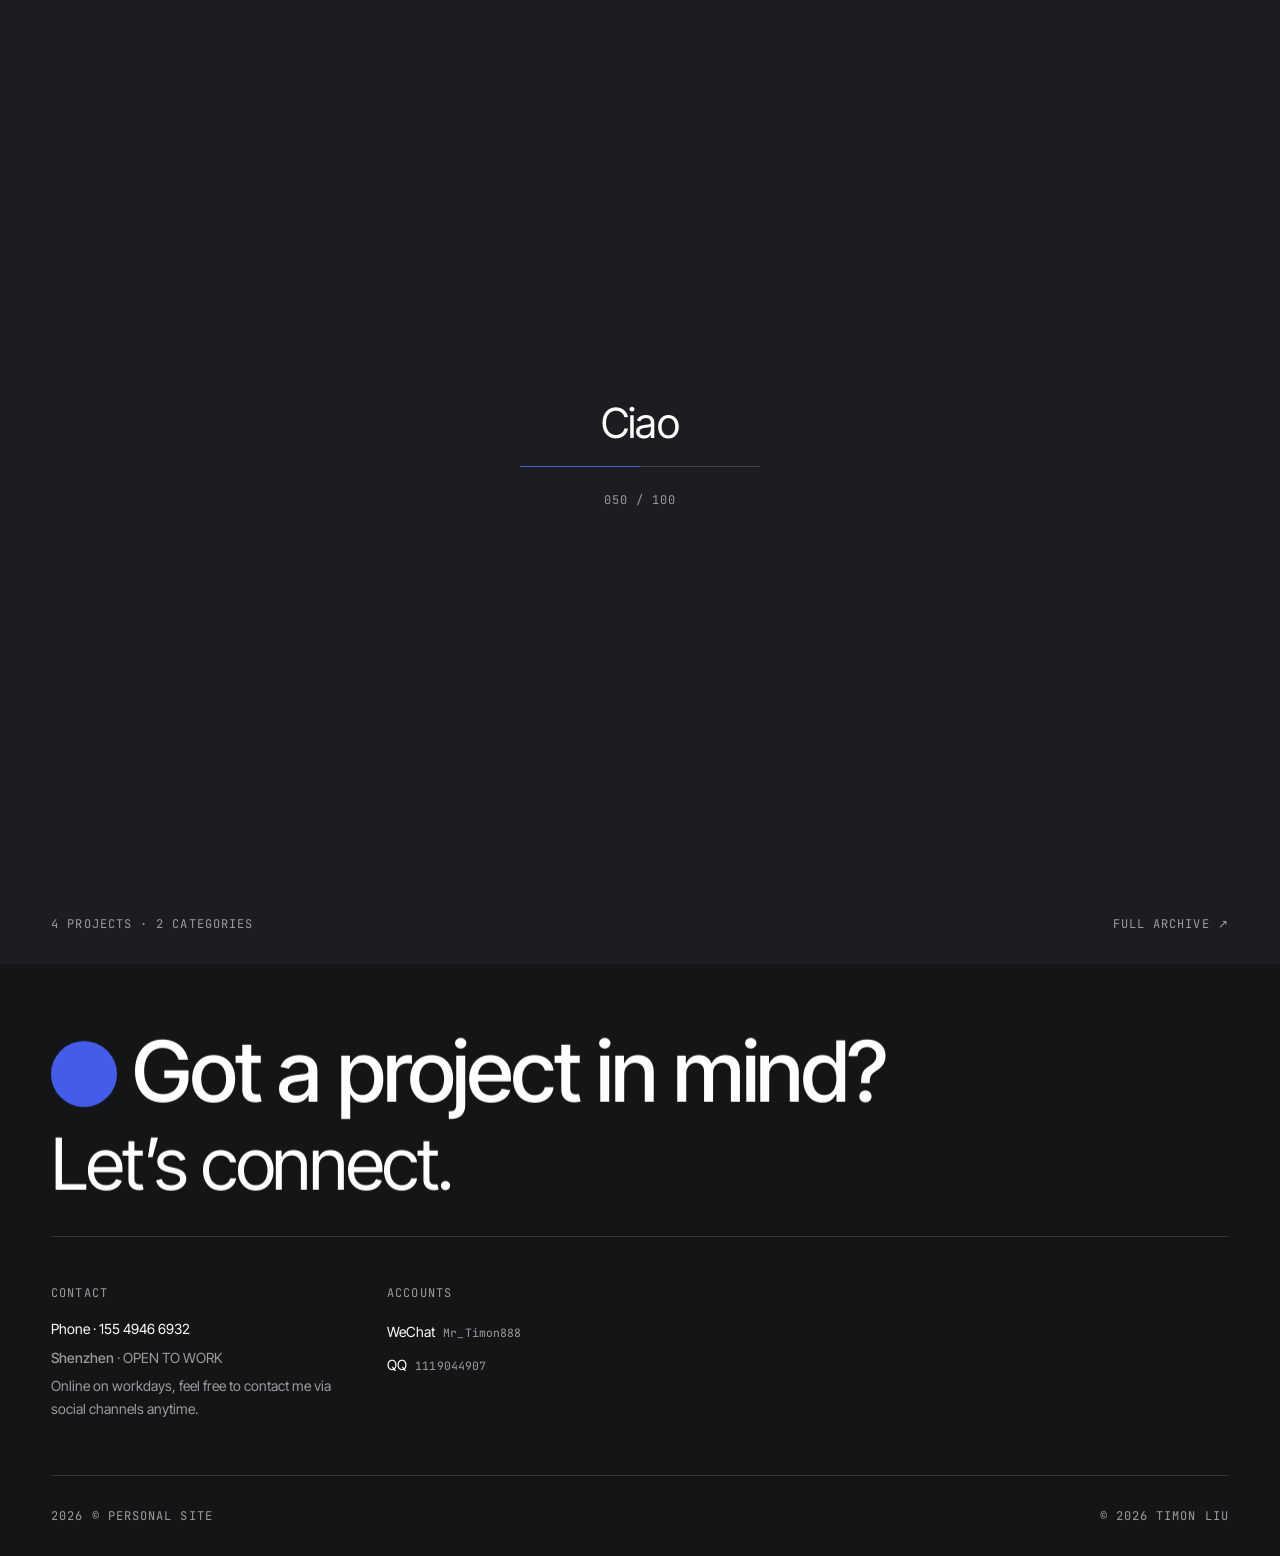
<file: work.html>
<!DOCTYPE html>
<html lang="en" class="no-js is-loading" data-cp-lang="en" data-opt-loader="on" data-opt-cursor="on" data-opt-smooth="on" data-opt-transition="on" data-opt-motion="on" data-page="work.html">
<head>
<meta charset="UTF-8">
<meta name="viewport" content="width=device-width, initial-scale=1, viewport-fit=cover">
<title>作品 · Timon Liu — UI/UX Designer</title>
<meta name="description" content="全部作品列表 —— 元气玛特、文潮集市、物流管理后台、运营活动 H5">
<meta name="keywords" content="UI design,UX design,portfolio,product designer,Shenzhen,blind-box e-commerce,design system">
<meta name="author" content="Timon Liu">
<meta name="theme-color" content="#1C1D20">
<link rel="canonical" href="https://timon-designer.github.io/portfolio-site/work.html">

<!-- 分享卡片 -->
<meta property="og:type" content="website">
<meta property="og:title" content="作品 · Timon Liu — UI/UX Designer">
<meta property="og:description" content="全部作品列表 —— 元气玛特、文潮集市、物流管理后台、运营活动 H5">
<meta property="og:image" content="https://timon-designer.github.io/portfolio-site/">
<meta name="twitter:card" content="summary_large_image">
<meta name="twitter:title" content="作品 · Timon Liu — UI/UX Designer">
<meta name="twitter:description" content="全部作品列表 —— 元气玛特、文潮集市、物流管理后台、运营活动 H5">

<link rel="icon" href="data:image/svg+xml,%3Csvg xmlns='http://www.w3.org/2000/svg' viewBox='0 0 32 32'%3E%3Crect width='32' height='32' rx='8' fill='%231C1D20'/%3E%3Ctext x='16' y='23' font-family='Helvetica,Arial,sans-serif' font-size='19' font-weight='600' fill='%23455CE9' text-anchor='middle'%3ET%3C/text%3E%3C/svg%3E">
<link rel="apple-touch-icon" href="data:image/svg+xml,%3Csvg xmlns='http://www.w3.org/2000/svg' viewBox='0 0 32 32'%3E%3Crect width='32' height='32' rx='8' fill='%231C1D20'/%3E%3Ctext x='16' y='23' font-family='Helvetica,Arial,sans-serif' font-size='19' font-weight='600' fill='%23455CE9' text-anchor='middle'%3ET%3C/text%3E%3C/svg%3E">

<script>(function(){var d=document.documentElement;d.classList.remove('no-js');try{if(sessionStorage.getItem('__wipe')==='1'){d.classList.add('is-wiping');sessionStorage.removeItem('__wipe');}if(sessionStorage.getItem('__seen')==='1'){d.classList.add('is-seen');}if(localStorage.getItem('__lang')==='zh'){d.setAttribute('data-cp-lang','zh');d.setAttribute('lang','zh-CN');}}catch(e){}setTimeout(function(){if(window.__booted)return;d.classList.add('no-js');d.classList.remove('is-loading');},8000);})();</script>
<!-- 字体预加载：本地自托管，无外部依赖 -->
<link rel="preload" href="assets/fonts/inter-tight-var.woff2" as="font" type="font/woff2" crossorigin>
<link rel="preload" href="assets/fonts/mono-var.woff2" as="font" type="font/woff2" crossorigin>

<!-- 样式：按 令牌 → 基础 → 布局 → 组件 → 页面 的顺序，后面可以覆盖前面 -->
<link rel="stylesheet" href="assets/css/tokens.css">
<link rel="stylesheet" href="assets/css/base.css">
<link rel="stylesheet" href="assets/css/layout.css">
<link rel="stylesheet" href="assets/css/components.css">
<link rel="stylesheet" href="assets/css/pages.css">
<style>:root{--t-heroRoleLead-s:1;--t-heroRoleLead-w:500;--t-aboutTitleAlt-s:1;--t-aboutTitleAlt-w:400;--t-cSvcTitle-s:1;--t-cSvcTitle-w:400;--t-cSvcBody-s:1;--t-cSvcBody-w:400;--t-cSkill-s:1;--t-cSkill-w:400;--t-cStory-s:1;--t-cStory-w:400;--t-cHlBody-s:1;--t-cHlBody-w:400;--t-cTlItem-s:1;--t-cTlItem-w:400;--t-cListName-s:1;--t-cListName-w:500;--t-cListMeta-s:1;--t-cListMeta-w:400;--t-cPHead-s:1;--t-cPHead-w:400;--t-cProjectTitle-s:1;--t-cProjectTitle-w:500;--t-cProjectTitleSub-s:0.55;--t-cProjectTitleSub-w:400;--t-cProjectIntro-s:1;--t-cProjectIntro-w:400;--t-cProjectMeta-s:1;--t-cProjectMeta-w:400;--t-cPBodyH-s:1;--t-cPBodyH-w:400;--t-cPBody-s:1;--t-cPBody-w:400;--t-cFigCaption-s:1;--t-cFigCaption-w:400;--t-cStatNum-s:1;--t-cStatNum-w:400}</style>

</head>
<body class="">

<a class="skip" href="#main"><span class="cp" data-cp="skip" data-mode="auto" style="--zs:1;--zw:400;--es:1;--ew:400"><span class="cp-zh">跳到主要内容</span><span class="cp-en">Skip to content</span></span></a>

<div class="loader" id="loader" aria-hidden="true">
  <div class="loader-panel loader-panel--top"></div>
  <div class="loader-panel loader-panel--bot"></div>
  <div class="loader-core">
    <div class="loader-words"><span class="loader-word" data-word="0">Hello</span><span class="loader-word" data-word="1">Bonjour</span><span class="loader-word" data-word="2">こんにちは</span><span class="loader-word" data-word="3">Ciao</span><span class="loader-word" data-word="4">Hola</span><span class="loader-word" data-word="5">Olá</span><span class="loader-word" data-word="6">안녕하세요</span><span class="loader-word" data-word="7">你好</span></div>
    <span class="loader-bar" aria-hidden="true">
      <span data-loader-bar style="transform:scaleX(0)"></span>
    </span>
    <span class="loader-num"><span data-loader-num>000</span> <em>/ 100</em></span>
  </div>
</div>
<div class="cursor" id="cursor" aria-hidden="true">
  <span class="cur-dot"></span>
  <span class="cur-ring"><span class="cur-label">View</span></span>
</div>
<div class="page-wipe" id="pageWipe" aria-hidden="true">
  <svg class="wipe-svg" viewBox="0 0 100 100" preserveAspectRatio="none" focusable="false" aria-hidden="true"><path class="wipe-path" d="M 0 0 H 100 C 100 33 100 67 100 100 H 0 Z"></path></svg>
  <span class="wipe-label" aria-hidden="true"><span class="wipe-page" data-wipe-page="navHome"><span class="cp" data-mode="auto"><span class="cp" data-cp="navHome" data-mode="en" style="--zs:1;--zw:400;--es:1;--ew:400"><span class="cp-zh">首页</span><span class="cp-en">Home</span></span></span></span><span class="wipe-page" data-wipe-page="navWork"><span class="cp" data-mode="auto"><span class="cp" data-cp="navWork" data-mode="en" style="--zs:1;--zw:400;--es:1;--ew:400"><span class="cp-zh">作品</span><span class="cp-en">Work</span></span></span></span><span class="wipe-page" data-wipe-page="navAbout"><span class="cp" data-mode="auto"><span class="cp" data-cp="navAbout" data-mode="en" style="--zs:1;--zw:400;--es:1;--ew:400"><span class="cp-zh">关于</span><span class="cp-en">About</span></span></span></span></span>
</div>
<div class="hover-preview" id="hoverPreview" aria-hidden="true"></div>

<header class="site-head" id="siteHead">
  <div class="head-inner">
    <a class="head-logo magnetic" href="index.html" data-strength="10">
      <span class="mark">©</span>
      <span class="who"><span class="cp" data-cp="whoZh" data-mode="auto" style="--zs:1;--zw:400;--es:1;--ew:400"><span class="cp-zh">刘涛</span><span class="cp-en">Timon</span></span> <em><span class="cp" data-cp="whoEn" data-mode="auto" style="--zs:1;--zw:400;--es:1;--ew:400"><span class="cp-zh">Timon</span><span class="cp-en">Liu</span></span></em></span>
    </a>
    <nav class="head-right" aria-label="Main navigation">
      <a class="nav-btn magnetic" href="index.html" data-strength="9"><span class="cp" data-cp="navHome" data-mode="en" style="--zs:1;--zw:400;--es:1;--ew:400"><span class="cp-zh">首页</span><span class="cp-en">Home</span></span></a>
      <a class="nav-btn magnetic is-active" href="work.html" data-strength="9" aria-current="page"><span class="cp" data-cp="navWork" data-mode="en" style="--zs:1;--zw:400;--es:1;--ew:400"><span class="cp-zh">作品</span><span class="cp-en">Work</span></span></a>
      <a class="nav-btn magnetic" href="about.html" data-strength="9"><span class="cp" data-cp="navAbout" data-mode="en" style="--zs:1;--zw:400;--es:1;--ew:400"><span class="cp-zh">关于</span><span class="cp-en">About</span></span></a>
      <button class="lang-btn magnetic" type="button" data-lang-toggle data-strength="8"
        aria-label="Switch language" title="Switch language">
        <span class="lb-zh lb-on">中</span><i>/</i><span class="lb-en">EN</span>
      </button>
      <button class="burger magnetic" type="button" data-menu-open data-strength="10" aria-expanded="false" aria-controls="menu">
        <span class="burger-bars" aria-hidden="true"><i></i><i></i></span>
        <span class="cp" data-cp="menuLabel" data-mode="auto" style="--zs:1;--zw:400;--es:1;--ew:400"><span class="cp-zh">菜单</span><span class="cp-en">Menu</span></span>
      </button>
    </nav>
  </div>
</header>
<div class="menu" id="menu" aria-hidden="true" hidden role="dialog" aria-modal="true" aria-label="Site menu">
  <div class="menu-veil" data-menu-close></div>
  <div class="menu-panel">
    <button class="menu-close" type="button" data-menu-close aria-label="Close menu" title="Close menu">
      <svg width="12" height="12" viewBox="0 0 12 12" fill="none" stroke="currentColor" stroke-width="1.5" aria-hidden="true"><path d="M1 1 L11 11 M11 1 L1 11"/></svg><span class="sr-only"><span class="cp" data-cp="menuClose" data-mode="auto" style="--zs:1;--zw:400;--es:1;--ew:400"><span class="cp-zh">关闭</span><span class="cp-en">Close</span></span></span>
    </button>
    <div class="menu-body">
      <h5 class="mono menu-title"><span class="cp" data-cp="menuNav" data-mode="auto" style="--zs:1;--zw:400;--es:1;--ew:400"><span class="cp-zh">导航</span><span class="cp-en">Navigation</span></span></h5>
      <div class="menu-scroll">
        <div class="menu-sec">
          <ul class="menu-list">
              <li><a class="magnetic" data-strength="14" href="index.html"><span class="cp" data-cp="navHome" data-mode="en" style="--zs:1;--zw:400;--es:1;--ew:400"><span class="cp-zh">首页</span><span class="cp-en">Home</span></span></a></li>
            <li><a class="magnetic is-active" data-strength="14" href="work.html"><span class="cp" data-cp="navWork" data-mode="en" style="--zs:1;--zw:400;--es:1;--ew:400"><span class="cp-zh">作品</span><span class="cp-en">Work</span></span></a></li>
            <li><a class="magnetic" data-strength="14" href="about.html"><span class="cp" data-cp="navAbout" data-mode="en" style="--zs:1;--zw:400;--es:1;--ew:400"><span class="cp-zh">关于</span><span class="cp-en">About</span></span></a></li>
          </ul>
        </div>
      </div>
      
      <div class="menu-sec menu-bottom">
        <h5 class="mono"><span class="cp" data-cp="menuContact" data-mode="auto" style="--zs:1;--zw:400;--es:1;--ew:400"><span class="cp-zh">联系方式</span><span class="cp-en">Contact</span></span></h5>
        <ul class="ct-list"><li>
          <button type="button" class="ct-btn" data-copy="Mr_Timon888" data-copy-name="WeChat"
            aria-label="WeChat Mr_Timon888 — click to copy">
            <span class="ct-k"><span class="cp" data-cp="ct-0" data-mode="auto" style="--zs:1;--zw:400;--es:1;--ew:400"><span class="cp-zh">微信</span><span class="cp-en">WeChat</span></span></span>
            <span class="ct-swap">
              <span class="ct-v">Mr_Timon888</span>
              <span class="ct-hint">
                <span class="ct-hint-off"><span class="cp" data-cp="copyHint" data-mode="auto" style="--zs:1;--zw:400;--es:1;--ew:400"><span class="cp-zh">点击复制</span><span class="cp-en">Click to copy</span></span></span>
                <span class="ct-hint-on"><span class="cp" data-cp="copyDone" data-mode="auto" style="--zs:1;--zw:400;--es:1;--ew:400"><span class="cp-zh">已复制</span><span class="cp-en">Copied</span></span></span>
              </span>
            </span>
          </button>
        </li><li>
          <button type="button" class="ct-btn" data-copy="1119044907" data-copy-name="QQ"
            aria-label="QQ 1119044907 — click to copy">
            <span class="ct-k"><span class="cp" data-cp="ct-1" data-mode="auto" style="--zs:1;--zw:400;--es:1;--ew:400"><span class="cp-zh">QQ</span><span class="cp-en">QQ</span></span></span>
            <span class="ct-swap">
              <span class="ct-v">1119044907</span>
              <span class="ct-hint">
                <span class="ct-hint-off"><span class="cp" data-cp="copyHint" data-mode="auto" style="--zs:1;--zw:400;--es:1;--ew:400"><span class="cp-zh">点击复制</span><span class="cp-en">Click to copy</span></span></span>
                <span class="ct-hint-on"><span class="cp" data-cp="copyDone" data-mode="auto" style="--zs:1;--zw:400;--es:1;--ew:400"><span class="cp-zh">已复制</span><span class="cp-en">Copied</span></span></span>
              </span>
            </span>
          </button>
        </li>
        </ul><span class="sr-only" data-copy-fail><span class="cp" data-cp="copyFail" data-mode="auto" style="--zs:1;--zw:400;--es:1;--ew:400"><span class="cp-zh">复制失败，请长按选中</span><span class="cp-en">Copy failed — select manually</span></span></span>
      </div>
    </div>
  </div>
</div>

<main id="main">
<header class="page-head container">
      <h1 class="cp cp-lines display" data-cp="workTitle" data-mode="auto" style="--zs:1;--zw:500;--es:0.6;--ew:300" data-reveal-lines><span class="cp-w cp-w-zh"><span class="line"><span class="line-in">作品列表。</span></span></span><span class="cp-w cp-w-en"><span class="line"><span class="line-in">List of works.</span></span></span></h1>
      <p class="lead reveal"><span class="cp" data-cp="workLead" data-mode="en" style="--zs:0.8;--zw:400;--es:0.8;--ew:400"><span class="cp-zh">List of works.</span><span class="cp-en">List of works.</span></span></p>
    </header>

    <section class="section section--flush">
      <div class="container">

        <div class="toolbar reveal">
          <div class="filters" role="group" aria-label="Filter by category">
            <button class="fbtn is-active" type="button" data-filter="all">
            <span class="fbtn-fill" aria-hidden="true"></span>
            <span><span class="cp" data-cp="cSkill" data-mode="auto" style="--zs:1;--zw:400;--es:1;--ew:400"><span class="cp-zh">全部</span><span class="cp-en">All</span></span><em class="cnt">4</em></span>
          </button>
          <button class="fbtn" type="button" data-filter="UI/UX Design">
            <span class="fbtn-fill" aria-hidden="true"></span>
            <span><span class="cp" data-cp="cSkill" data-mode="auto" style="--zs:1;--zw:400;--es:1;--ew:400"><span class="cp-zh">UI/UX设计</span><span class="cp-en">UI/UX Design</span></span><em class="cnt">2</em></span>
          </button>
          <button class="fbtn" type="button" data-filter="Visual Design">
            <span class="fbtn-fill" aria-hidden="true"></span>
            <span><span class="cp" data-cp="cSkill" data-mode="auto" style="--zs:1;--zw:400;--es:1;--ew:400"><span class="cp-zh">视觉设计</span><span class="cp-en">Visual Design</span></span><em class="cnt">1</em></span>
          </button>
          </div>
          <div class="views" role="group" aria-label="Change view">
            <button class="vbtn is-active" type="button" data-view="rows" aria-label="List view"><svg width="19" height="18" viewBox="0 0 20 19" fill="currentColor" aria-hidden="true"><path d="M0 0h20v1H0zM0 6h20v1H0zM0 12h20v1H0zM0 18h20v1H0z"/></svg></button>
            <button class="vbtn" type="button" data-view="tiles" aria-label="Grid view"><svg width="19" height="19" viewBox="0 0 20 20" fill="currentColor" aria-hidden="true"><path d="M8 0H0v8h8V0zM7 1v6H1V1h6zM8 12H0v8h8v-8zm-1 1v6H1v-6h6zM20 0h-8v8h8V0zm-1 1v6h-6V1h6zM20 12h-8v8h8v-8zm-1 1v6h-6v-6h6z"/></svg></button>
          </div>
        </div>

        <div class="list-table" id="listTable">
          <div class="lt-head" aria-hidden="true">
        <div class="lt-cols">
          <h5 class="mono"><span class="cp" data-cp="thProject" data-mode="auto" style="--zs:1;--zw:400;--es:1;--ew:400"><span class="cp-zh">项目</span><span class="cp-en">Project</span></span></h5>
          <h5 class="mono lt-col--loc"><span class="cp" data-cp="thLoc" data-mode="auto" style="--zs:1;--zw:400;--es:1;--ew:400"><span class="cp-zh">地区</span><span class="cp-en">Location</span></span></h5>
          <h5 class="mono lt-col--svc"><span class="cp" data-cp="thSvc" data-mode="auto" style="--zs:1;--zw:400;--es:1;--ew:400"><span class="cp-zh">服务</span><span class="cp-en">Services</span></span></h5>
          <h5 class="mono lt-col--year"><span class="cp" data-cp="thYear" data-mode="auto" style="--zs:1;--zw:400;--es:1;--ew:400"><span class="cp-zh">年份</span><span class="cp-en">Year</span></span></h5>
        </div>
      </div>
          <ul class="lt-body">
            <li class="lt-item" data-cat="all">
          <span class="stripe"></span>
          <a class="lt-row lt-cols" href="work/genkimart-project.html"
             data-thumb="assets/img/元气 app-封面.webp" data-name="元气玛特">
            <span class="lt-thumb" aria-hidden="true"><img src="assets/img/元气 app-封面.webp" alt="" loading="lazy" decoding="async"></span>
            <span class="lt-name">
              <span class="lt-arrow" aria-hidden="true"><svg class="arr" viewBox="0 0 14 14" fill="none" stroke="currentColor" stroke-width="1.5" aria-hidden="true"><path d="M1 7 H13 M8 2 L13 7 L8 12"/></svg></span>
              <span class="title-lg"><span class="cp" data-cp="cListName" data-mode="auto" style="--zs:1;--zw:500;--es:1;--ew:500"><span class="cp-zh">元气玛特</span><span class="cp-en">Genki · mark</span></span></span>
            </span>
            <span class="lt-cell lt-col--loc"><span class="cp" data-cp="cListMeta" data-mode="auto" style="--zs:1;--zw:400;--es:1;--ew:400"><span class="cp-zh">深圳</span><span class="cp-en">深圳</span></span></span>
            <span class="lt-cell lt-col--svc"><span class="cp" data-cp="cListMeta" data-mode="auto" style="--zs:1;--zw:400;--es:1;--ew:400"><span class="cp-zh">App UI/UX 设计</span><span class="cp-en">App UI/UX Design</span></span></span>
            <span class="lt-cell lt-col--year">2021-2026</span>
          </a>
        </li>
            <li class="lt-item" data-cat="UI/UX Design">
          <span class="stripe"></span>
          <a class="lt-row lt-cols" href="work/genkimart-project-wenzo.html"
             data-thumb="assets/img/文潮封面.webp" data-name="文潮集市">
            <span class="lt-thumb" aria-hidden="true"><img src="assets/img/文潮封面.webp" alt="" loading="lazy" decoding="async"></span>
            <span class="lt-name">
              <span class="lt-arrow" aria-hidden="true"><svg class="arr" viewBox="0 0 14 14" fill="none" stroke="currentColor" stroke-width="1.5" aria-hidden="true"><path d="M1 7 H13 M8 2 L13 7 L8 12"/></svg></span>
              <span class="title-lg"><span class="cp" data-cp="cListName" data-mode="auto" style="--zs:1;--zw:500;--es:1;--ew:500"><span class="cp-zh">文潮集市</span><span class="cp-en">Wenzo</span></span></span>
            </span>
            <span class="lt-cell lt-col--loc"><span class="cp" data-cp="cListMeta" data-mode="auto" style="--zs:1;--zw:400;--es:1;--ew:400"><span class="cp-zh">深圳</span><span class="cp-en">深圳</span></span></span>
            <span class="lt-cell lt-col--svc"><span class="cp" data-cp="cListMeta" data-mode="auto" style="--zs:1;--zw:400;--es:1;--ew:400"><span class="cp-zh">App UI/UX 设计</span><span class="cp-en">App UI/UX Design</span></span></span>
            <span class="lt-cell lt-col--year">2024-2026</span>
          </a>
        </li>
            <li class="lt-item" data-cat="UI/UX Design">
          <span class="stripe"></span>
          <a class="lt-row lt-cols" href="work/genkimart-project-logistics.html"
             data-thumb="assets/img/物理封面.webp" data-name="物流管理后台">
            <span class="lt-thumb" aria-hidden="true"><img src="assets/img/物理封面.webp" alt="" loading="lazy" decoding="async"></span>
            <span class="lt-name">
              <span class="lt-arrow" aria-hidden="true"><svg class="arr" viewBox="0 0 14 14" fill="none" stroke="currentColor" stroke-width="1.5" aria-hidden="true"><path d="M1 7 H13 M8 2 L13 7 L8 12"/></svg></span>
              <span class="title-lg"><span class="cp" data-cp="cListName" data-mode="auto" style="--zs:1;--zw:500;--es:1;--ew:500"><span class="cp-zh">物流管理后台</span><span class="cp-en">Logistics Management Backend</span></span></span>
            </span>
            <span class="lt-cell lt-col--loc"><span class="cp" data-cp="cListMeta" data-mode="auto" style="--zs:1;--zw:400;--es:1;--ew:400"><span class="cp-zh">深圳</span><span class="cp-en">深圳</span></span></span>
            <span class="lt-cell lt-col--svc"><span class="cp" data-cp="cListMeta" data-mode="auto" style="--zs:1;--zw:400;--es:1;--ew:400"><span class="cp-zh">B 端 UI/UX 设计</span><span class="cp-en">Web UI/UX Design</span></span></span>
            <span class="lt-cell lt-col--year">2021-2022</span>
          </a>
        </li>
            <li class="lt-item" data-cat="Visual Design">
          <span class="stripe"></span>
          <a class="lt-row lt-cols" href="work/genkimart-project-operations.html"
             data-thumb="assets/img/运营活动封面.webp" data-name="运营活动 H5">
            <span class="lt-thumb" aria-hidden="true"><img src="assets/img/运营活动封面.webp" alt="" loading="lazy" decoding="async"></span>
            <span class="lt-name">
              <span class="lt-arrow" aria-hidden="true"><svg class="arr" viewBox="0 0 14 14" fill="none" stroke="currentColor" stroke-width="1.5" aria-hidden="true"><path d="M1 7 H13 M8 2 L13 7 L8 12"/></svg></span>
              <span class="title-lg"><span class="cp" data-cp="cListName" data-mode="auto" style="--zs:1;--zw:500;--es:1;--ew:500"><span class="cp-zh">运营活动 H5</span><span class="cp-en">Operational Activity H5</span></span></span>
            </span>
            <span class="lt-cell lt-col--loc"><span class="cp" data-cp="cListMeta" data-mode="auto" style="--zs:1;--zw:400;--es:1;--ew:400"><span class="cp-zh">深圳</span><span class="cp-en">深圳</span></span></span>
            <span class="lt-cell lt-col--svc"><span class="cp" data-cp="cListMeta" data-mode="auto" style="--zs:1;--zw:400;--es:1;--ew:400"><span class="cp-zh">活动视觉设计</span><span class="cp-en">Visual Design</span></span></span>
            <span class="lt-cell lt-col--year">2023-2026</span>
          </a>
        </li>
          </ul>
          <div class="lt-foot mono">
            <span><span class="cp" data-cp="workFoot" data-mode="auto" style="--zs:1;--zw:400;--es:1;--ew:400"><span class="cp-zh">共 4 个项目 · 2 个分类</span><span class="cp-en">4 projects · 2 categories</span></span></span>
            <a href="archive.html"><span class="cp" data-cp="archiveLink" data-mode="auto" style="--zs:1;--zw:400;--es:1;--ew:400"><span class="cp-zh">全部归档</span><span class="cp-en">Full archive</span></span> ↗</a>
          </div>
        </div>

        <p class="list-empty mono" id="listEmpty" hidden><span class="cp" data-cp="workEmpty" data-mode="auto" style="--zs:1;--zw:400;--es:1;--ew:400"><span class="cp-zh">这个分类下暂时没有项目</span><span class="cp-en">Nothing in this category yet</span></span></p>
      </div>
    </section>
</main>

<footer class="site-foot">
  <div class="container container--medium">
    <div class="foot-cta-wrap">
      <h2 class="foot-cta" data-reveal-lines><span class="line"><span class="line-in"><span class="inline-pic" aria-hidden="true"></span><span class="cp" data-cp="footCta1" data-mode="auto" style="--zs:1;--zw:500;--es:1;--ew:500"><span class="cp-zh">有合适的机会？</span><span class="cp-en">Got a project in mind?</span></span></span></span><span class="line"><span class="line-in"><span class="cp" data-cp="footCta2" data-mode="en" style="--zs:0.85;--zw:400;--es:0.85;--ew:400"><span class="cp-zh">欢迎直接与我沟通～</span><span class="cp-en">Let’s connect.</span></span></span></span></h2>
      <span class="stripe"></span>
    </div>

    <div class="foot-meta">
      <div class="foot-col">
        <h5 class="mono"><span class="cp" data-cp="footColContact" data-mode="auto" style="--zs:1;--zw:400;--es:1;--ew:400"><span class="cp-zh">联系方式</span><span class="cp-en">Contact</span></span></h5>
        <p class="is-strong">Phone · 155 4946 6932</p>
        <p><span class="cp" data-cp="city" data-mode="auto" style="--zs:1;--zw:500;--es:1;--ew:500"><span class="cp-zh">深圳</span><span class="cp-en">Shenzhen</span></span> · <span class="cp" data-cp="availability" data-mode="en" style="--zs:1;--zw:400;--es:1;--ew:400"><span class="cp-zh">开放机会</span><span class="cp-en">OPEN TO WORK</span></span></p>
        <p class="dim"><span class="cp" data-cp="footReply" data-mode="auto" style="--zs:1;--zw:400;--es:1;--ew:400"><span class="cp-zh">工作日在线，随时通过社交方式联系我</span><span class="cp-en">Online on workdays, feel free to contact me via social channels anytime.</span></span></p>
      </div>
      <div class="foot-col">
        <h5 class="mono"><span class="cp" data-cp="footColSocial" data-mode="auto" style="--zs:1;--zw:400;--es:1;--ew:400"><span class="cp-zh">社交账号</span><span class="cp-en">Accounts</span></span></h5>
        <ul class="ct-list ct-list--col"><li>
          <button type="button" class="ct-btn" data-copy="Mr_Timon888" data-copy-name="WeChat"
            aria-label="WeChat Mr_Timon888 — click to copy">
            <span class="ct-k"><span class="cp" data-cp="ct-0" data-mode="auto" style="--zs:1;--zw:400;--es:1;--ew:400"><span class="cp-zh">微信</span><span class="cp-en">WeChat</span></span></span>
            <span class="ct-swap">
              <span class="ct-v">Mr_Timon888</span>
              <span class="ct-hint">
                <span class="ct-hint-off"><span class="cp" data-cp="copyHint" data-mode="auto" style="--zs:1;--zw:400;--es:1;--ew:400"><span class="cp-zh">点击复制</span><span class="cp-en">Click to copy</span></span></span>
                <span class="ct-hint-on"><span class="cp" data-cp="copyDone" data-mode="auto" style="--zs:1;--zw:400;--es:1;--ew:400"><span class="cp-zh">已复制</span><span class="cp-en">Copied</span></span></span>
              </span>
            </span>
          </button>
        </li><li>
          <button type="button" class="ct-btn" data-copy="1119044907" data-copy-name="QQ"
            aria-label="QQ 1119044907 — click to copy">
            <span class="ct-k"><span class="cp" data-cp="ct-1" data-mode="auto" style="--zs:1;--zw:400;--es:1;--ew:400"><span class="cp-zh">QQ</span><span class="cp-en">QQ</span></span></span>
            <span class="ct-swap">
              <span class="ct-v">1119044907</span>
              <span class="ct-hint">
                <span class="ct-hint-off"><span class="cp" data-cp="copyHint" data-mode="auto" style="--zs:1;--zw:400;--es:1;--ew:400"><span class="cp-zh">点击复制</span><span class="cp-en">Click to copy</span></span></span>
                <span class="ct-hint-on"><span class="cp" data-cp="copyDone" data-mode="auto" style="--zs:1;--zw:400;--es:1;--ew:400"><span class="cp-zh">已复制</span><span class="cp-en">Copied</span></span></span>
              </span>
            </span>
          </button>
        </li>
        </ul><span class="sr-only" data-copy-fail><span class="cp" data-cp="copyFail" data-mode="auto" style="--zs:1;--zw:400;--es:1;--ew:400"><span class="cp-zh">复制失败，请长按选中</span><span class="cp-en">Copy failed — select manually</span></span></span>
      </div>
    </div>

    <div class="foot-bottom mono">
      <span><span class="cp" data-cp="footVersion" data-mode="auto" style="--zs:1;--zw:400;--es:1;--ew:400"><span class="cp-zh">2026 © 个人站</span><span class="cp-en">2026 © Personal site</span></span></span>
      <span></span>
      <span><span class="cp" data-cp="footCopyright" data-mode="auto" style="--zs:1;--zw:400;--es:1;--ew:400"><span class="cp-zh">© 2026 刘涛 Timon</span><span class="cp-en">© 2026 Timon Liu</span></span></span>
    </div>
  </div>
</footer>



<script src="vendor/lenis.min.js"></script>
<script src="assets/js/runtime.js"></script>

</body>
</html>
</file>
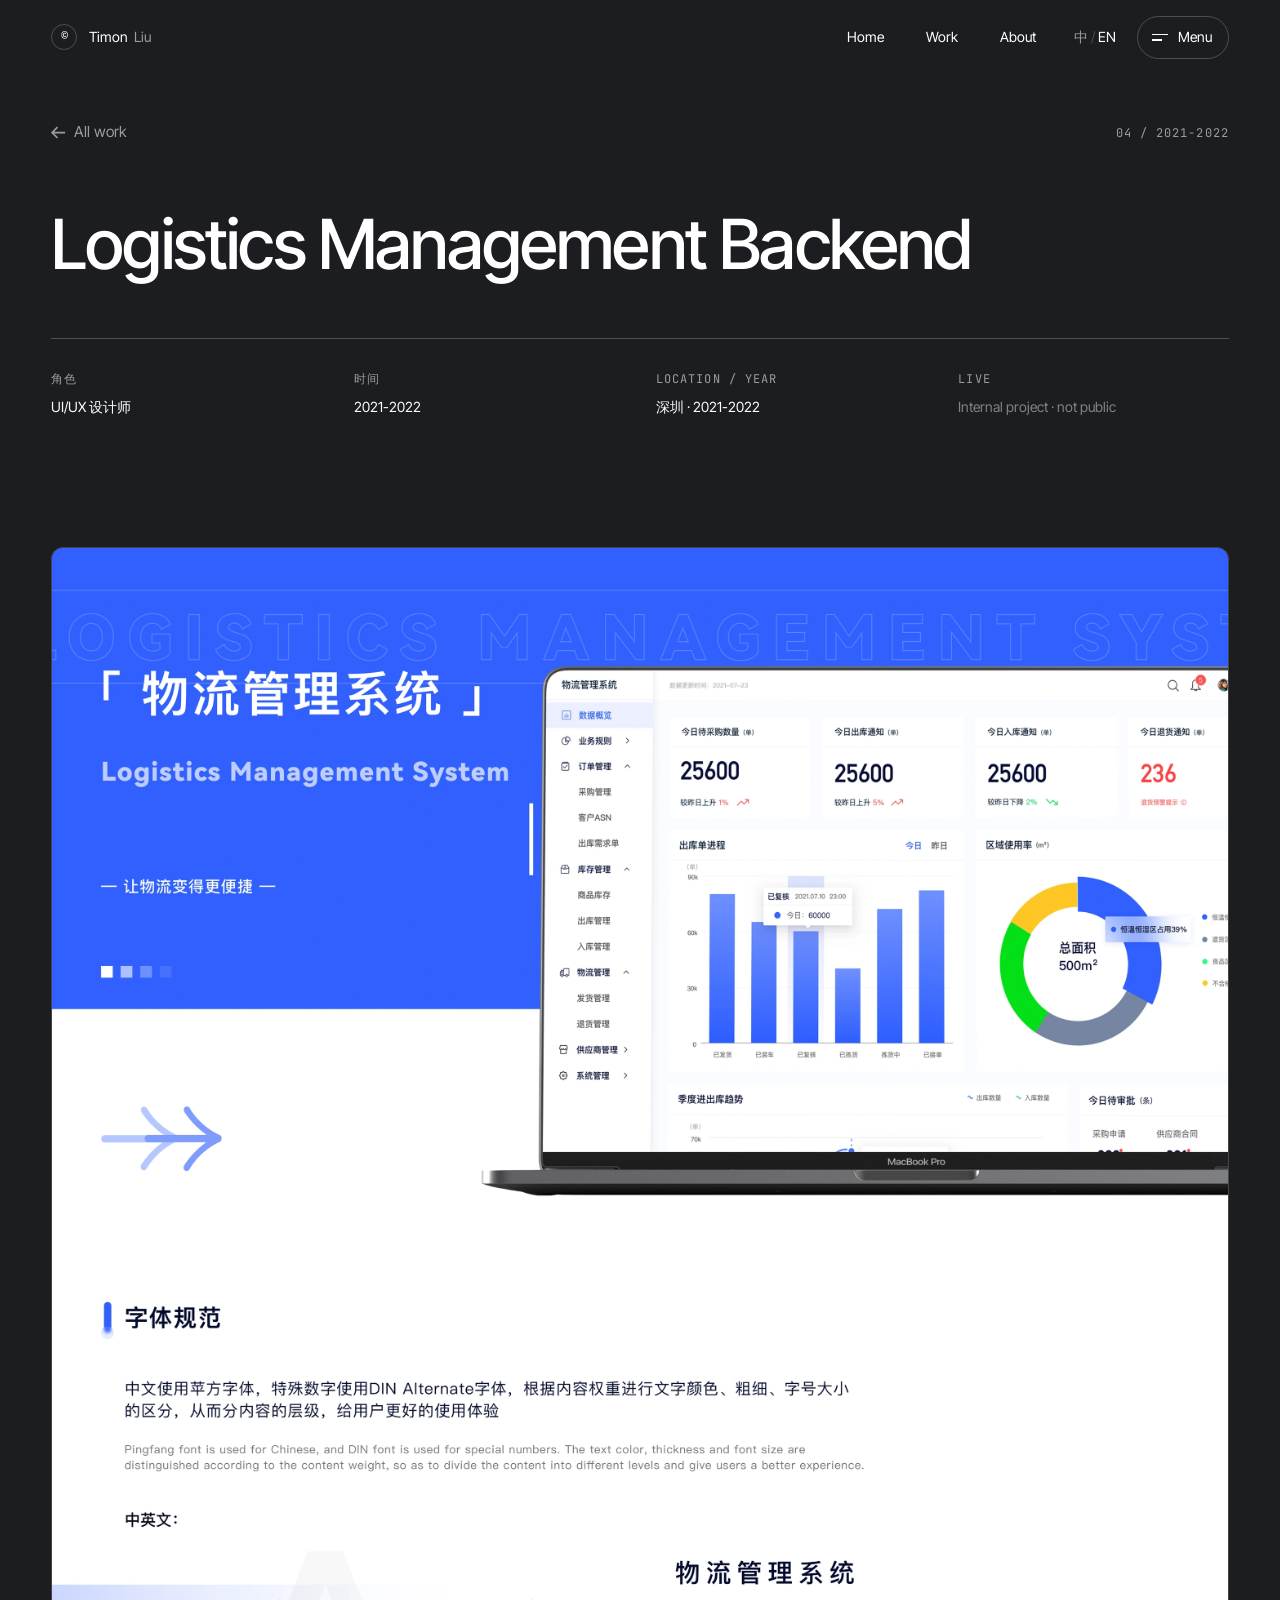
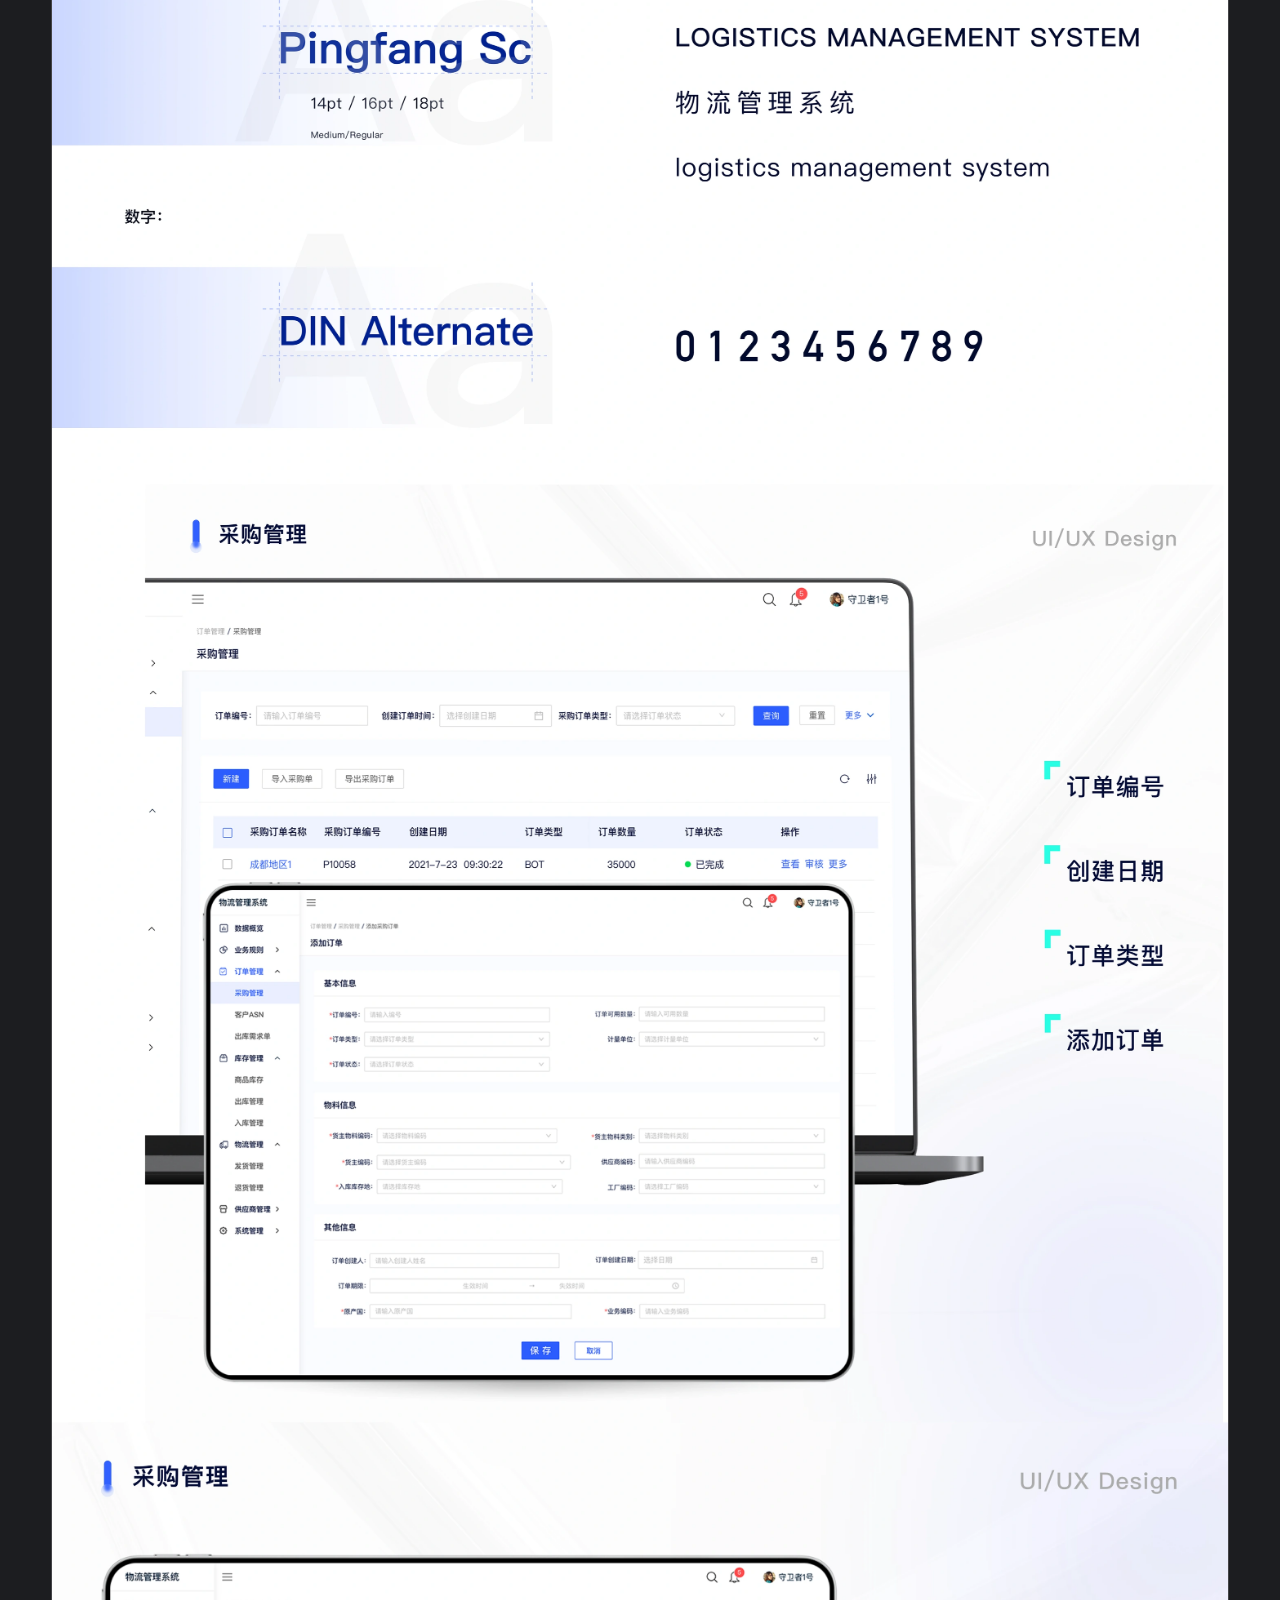
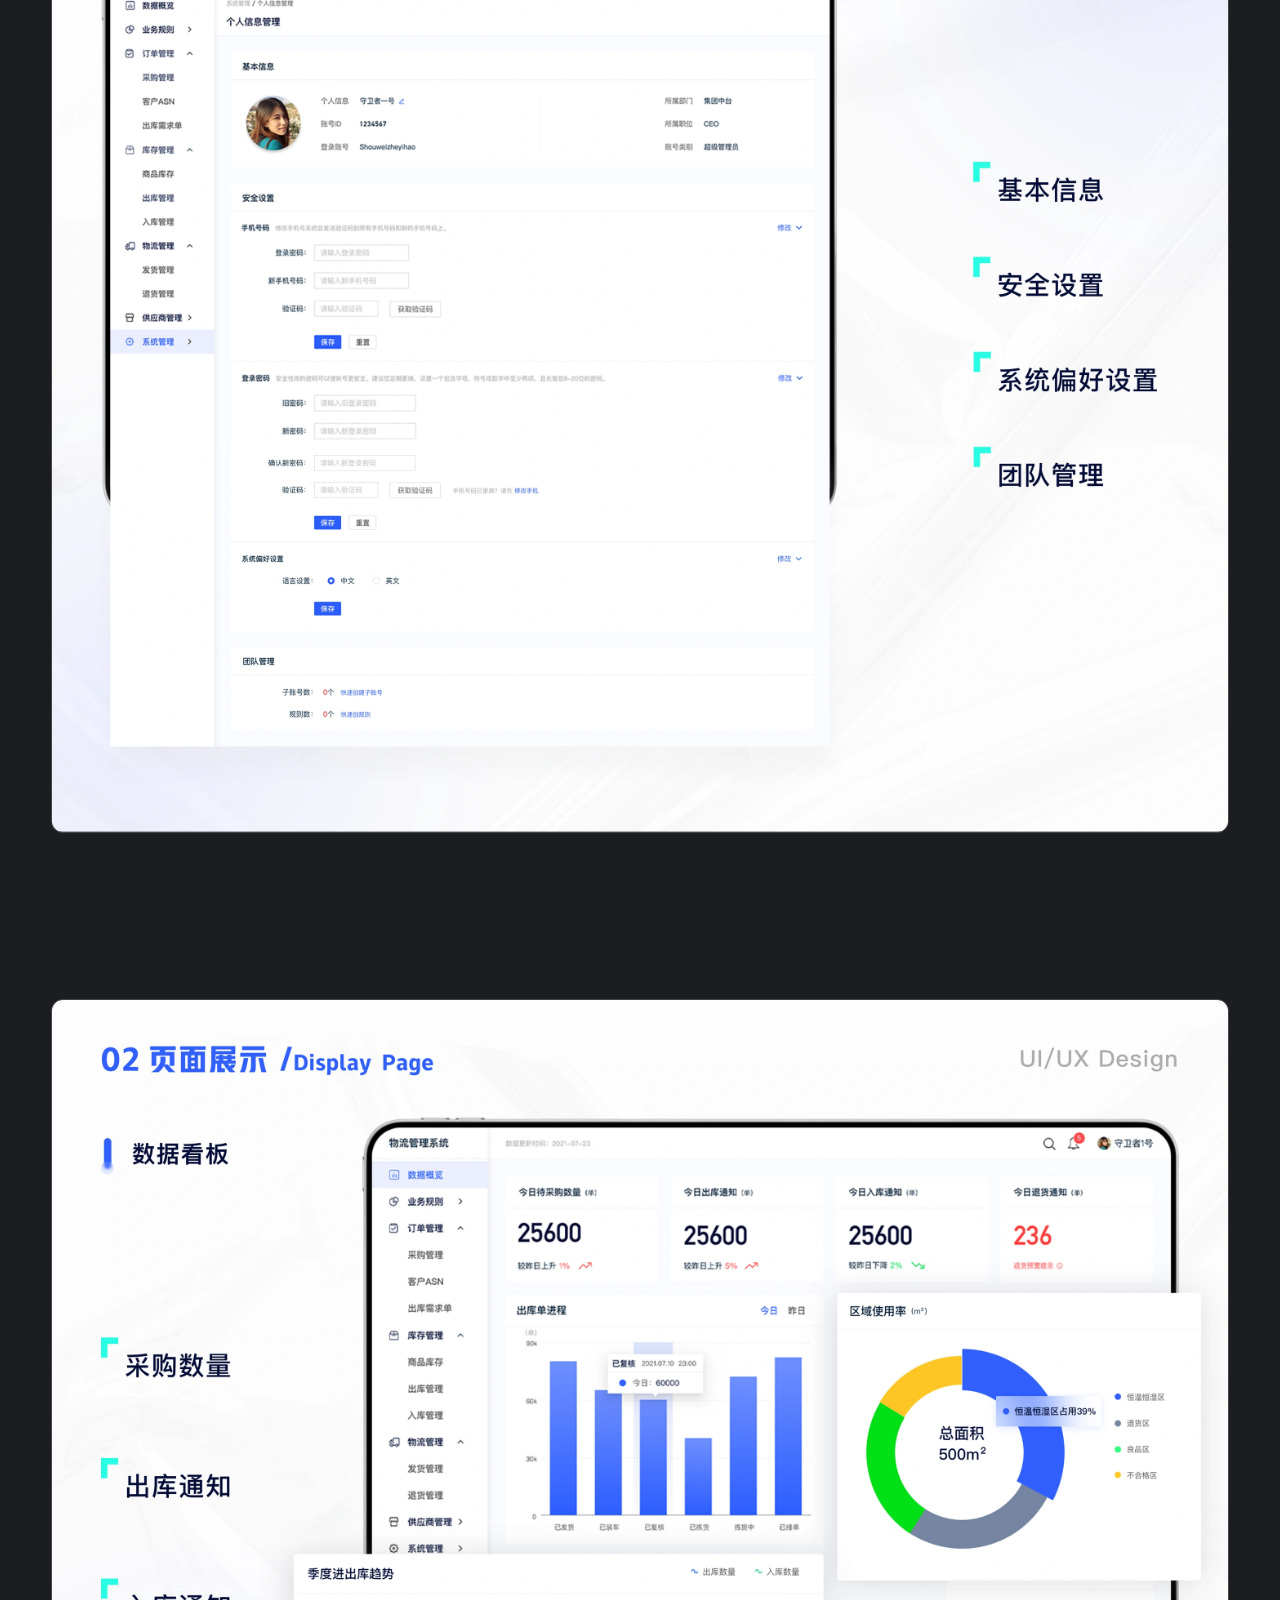
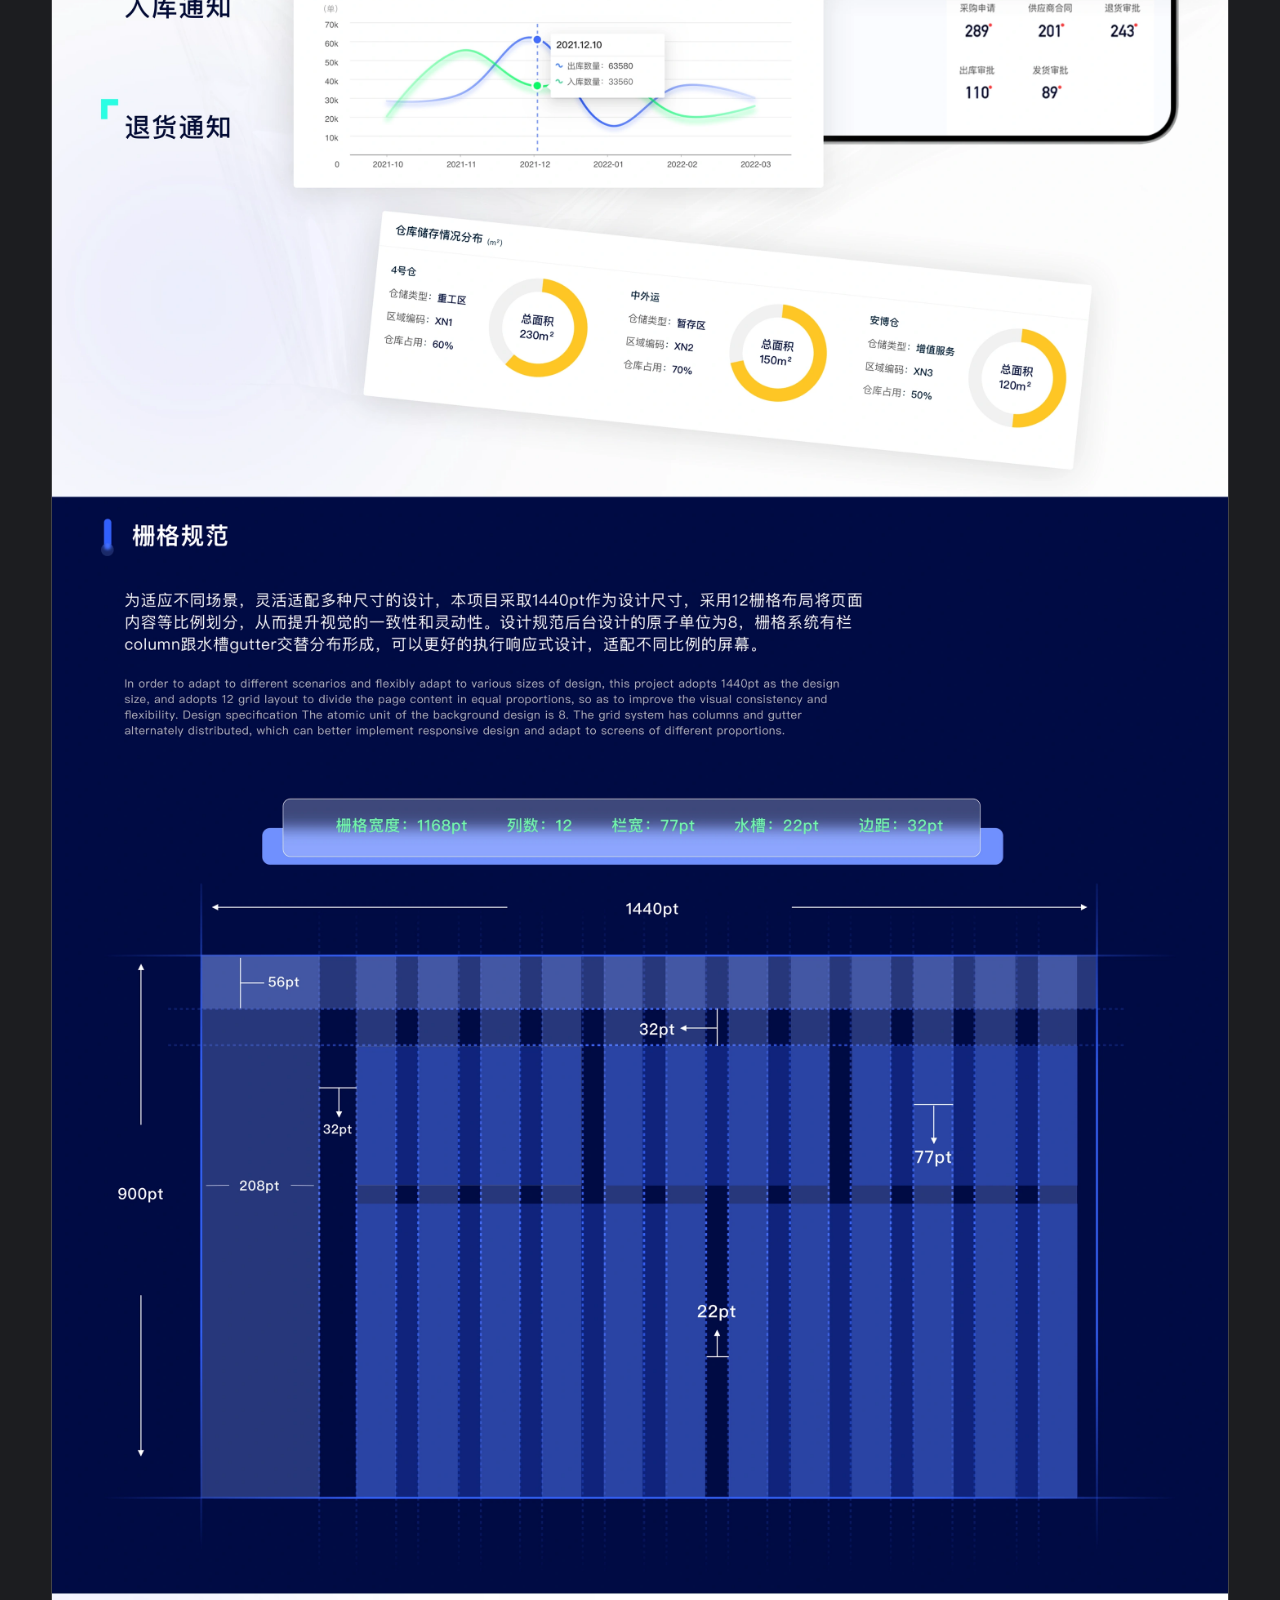
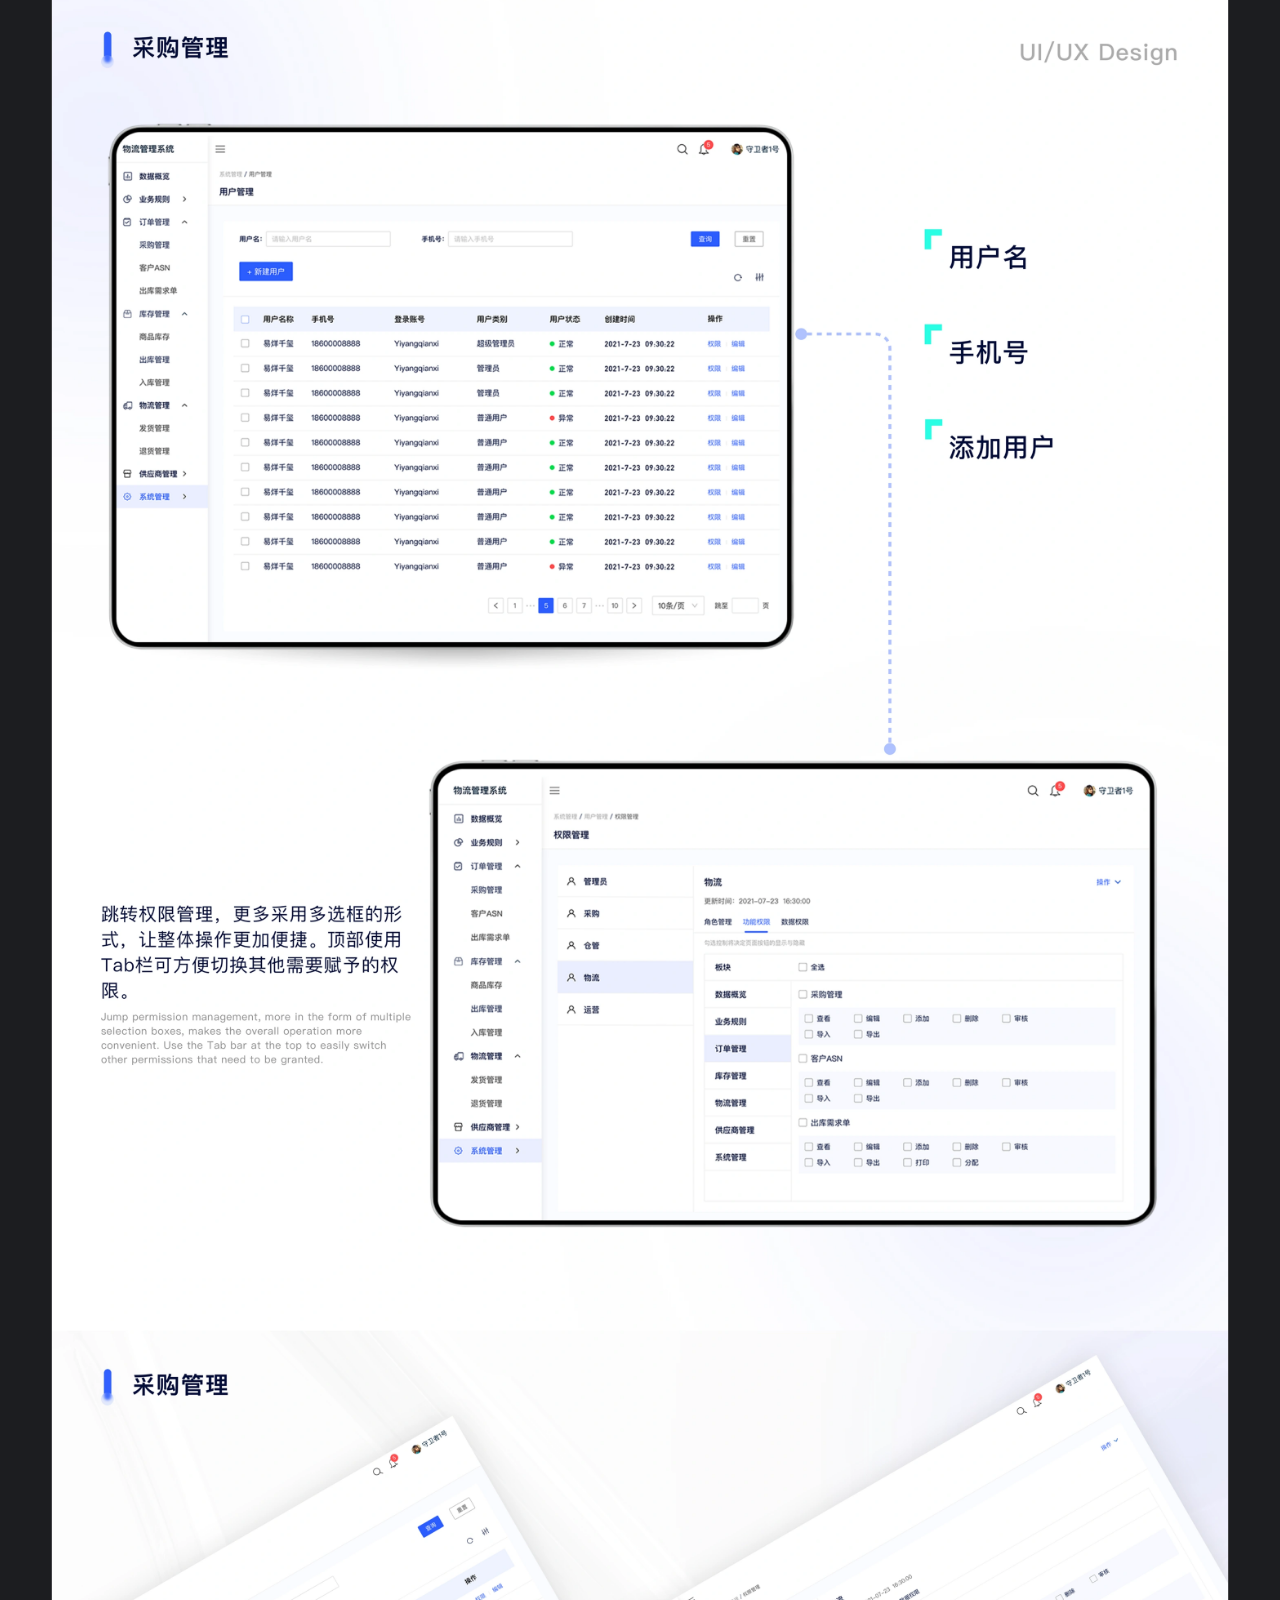
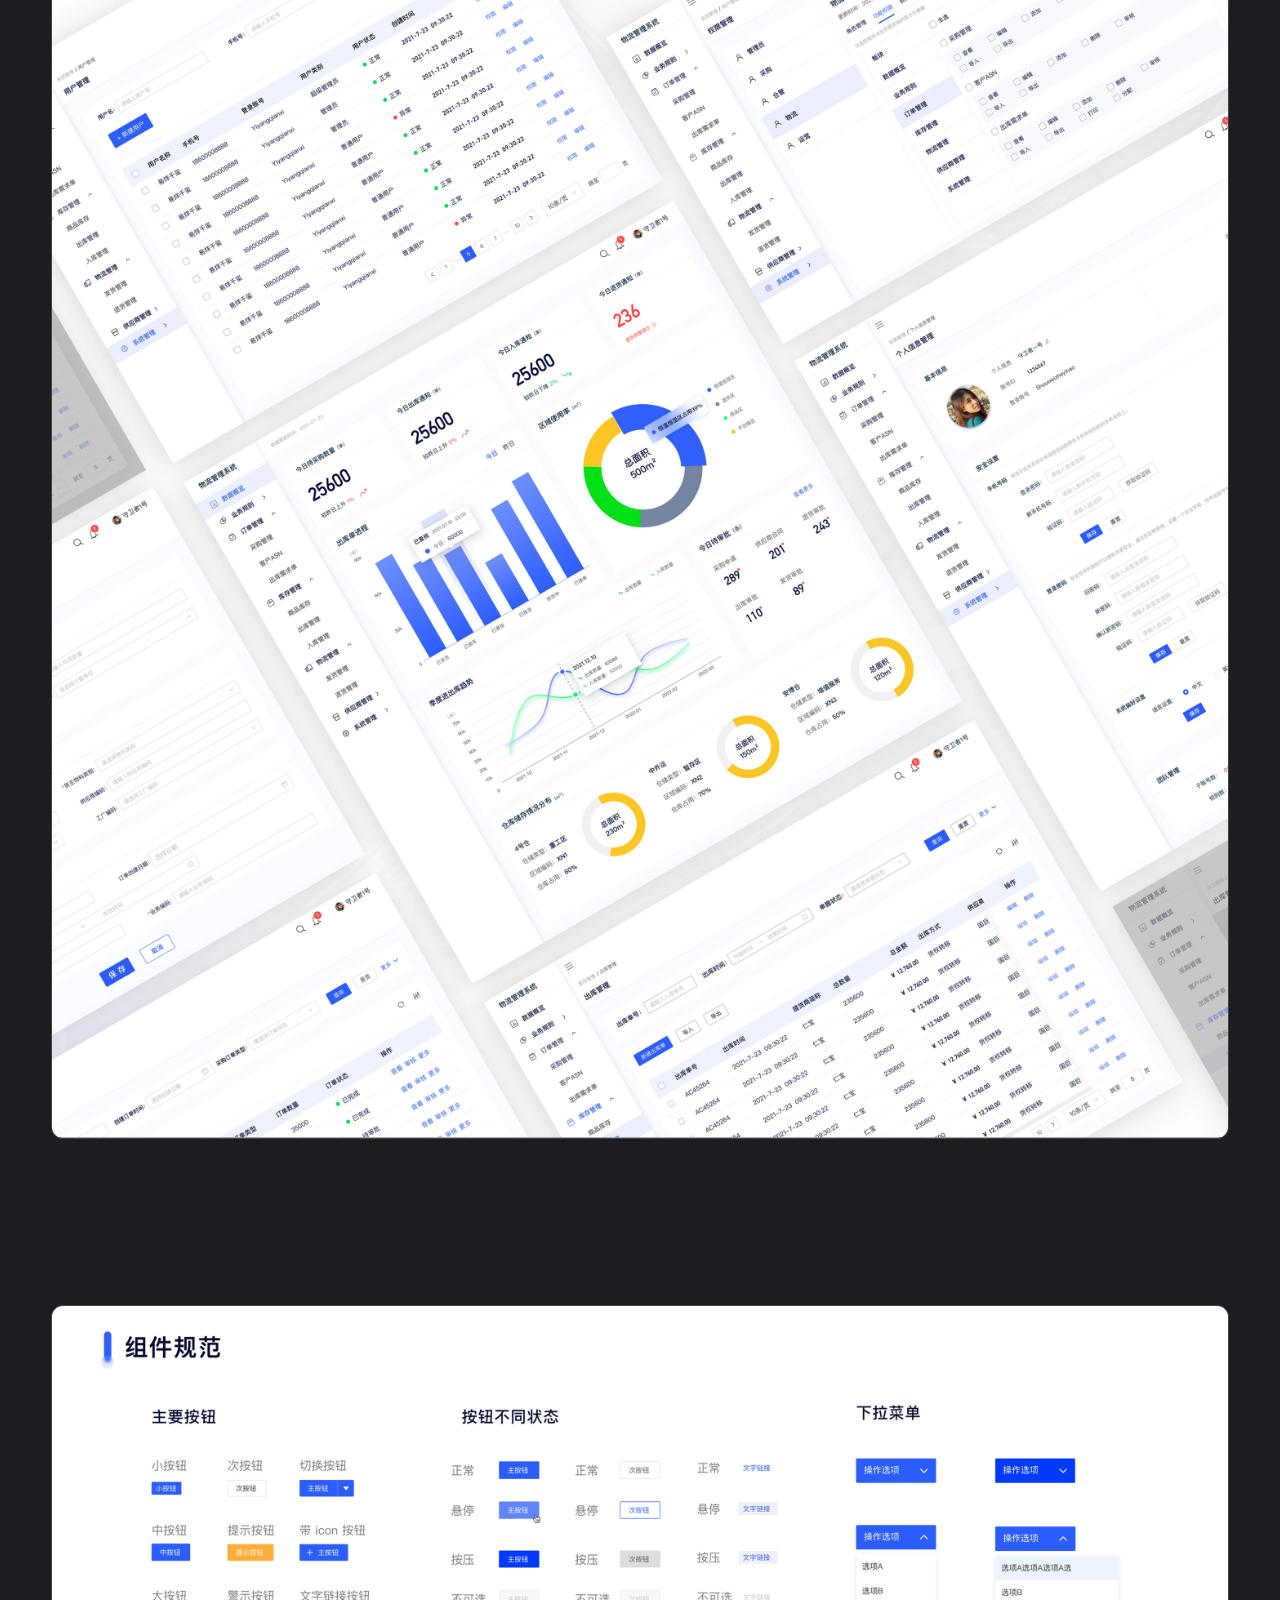
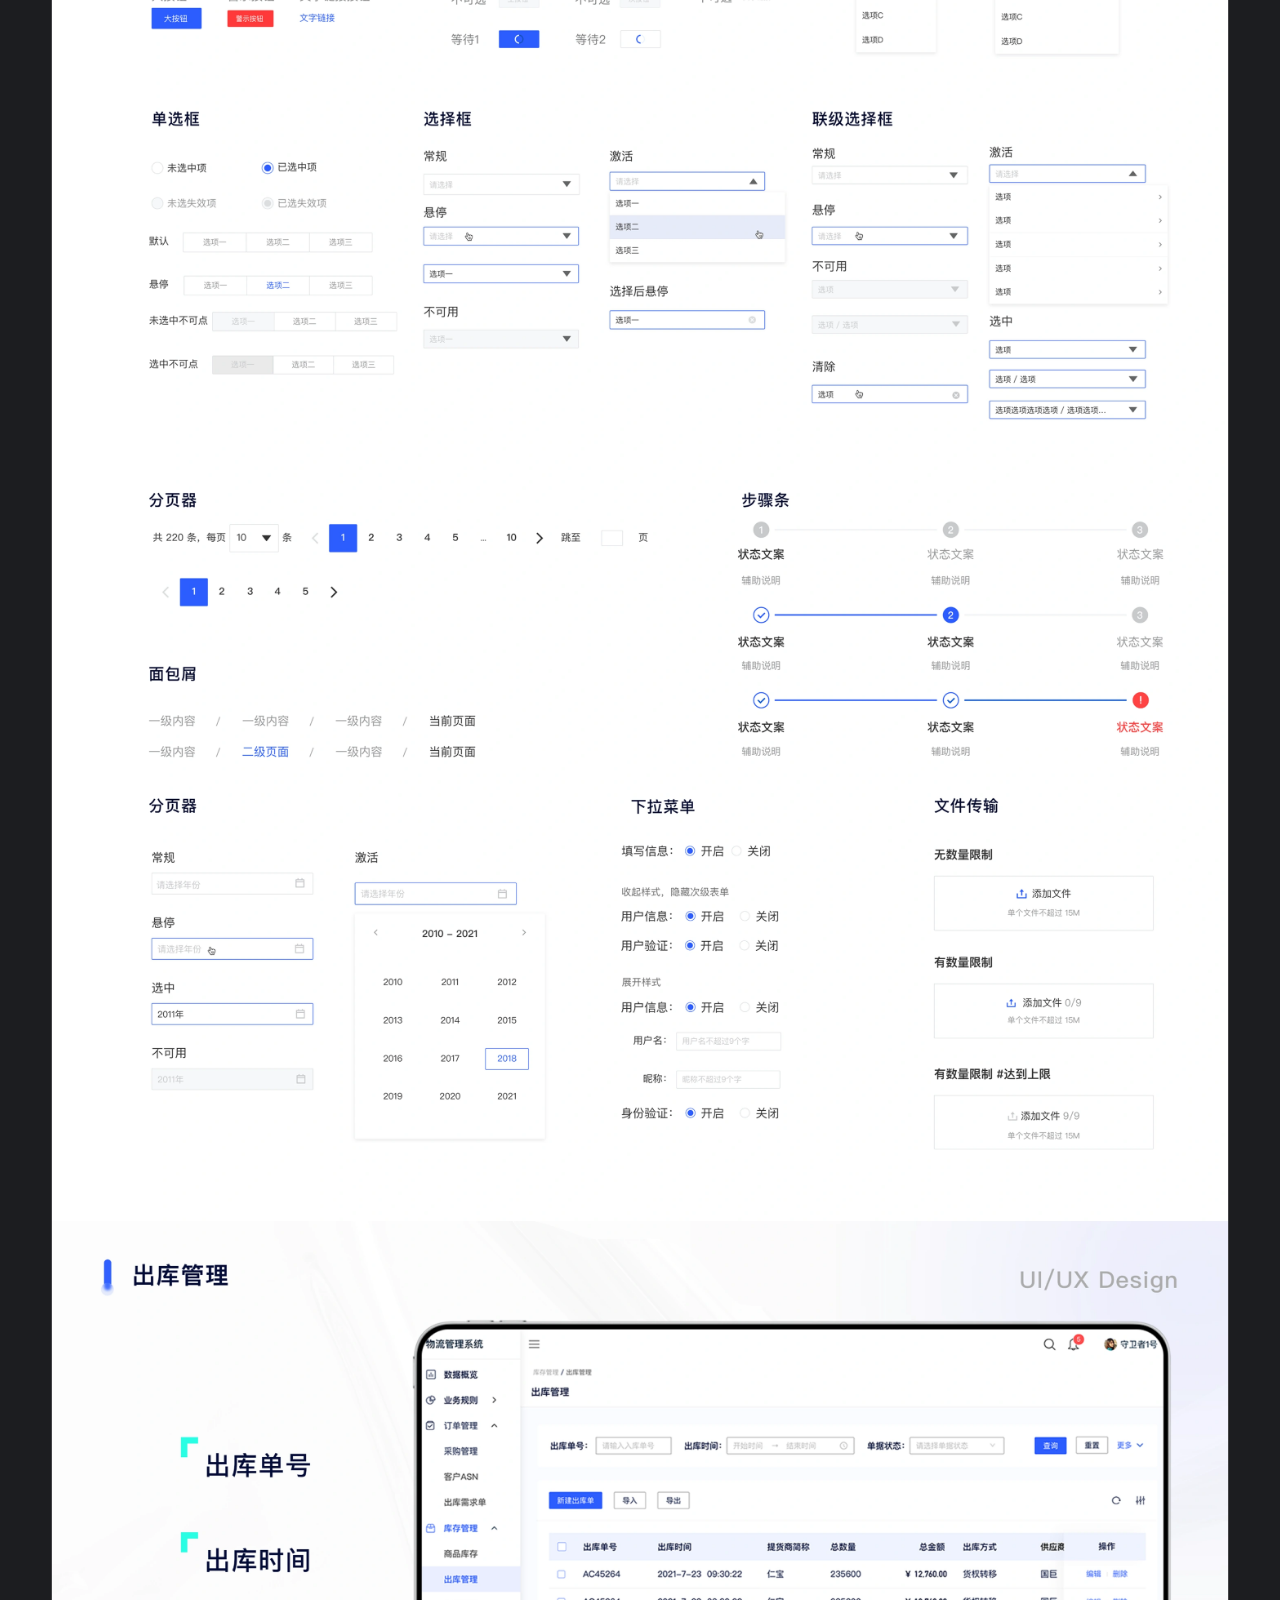
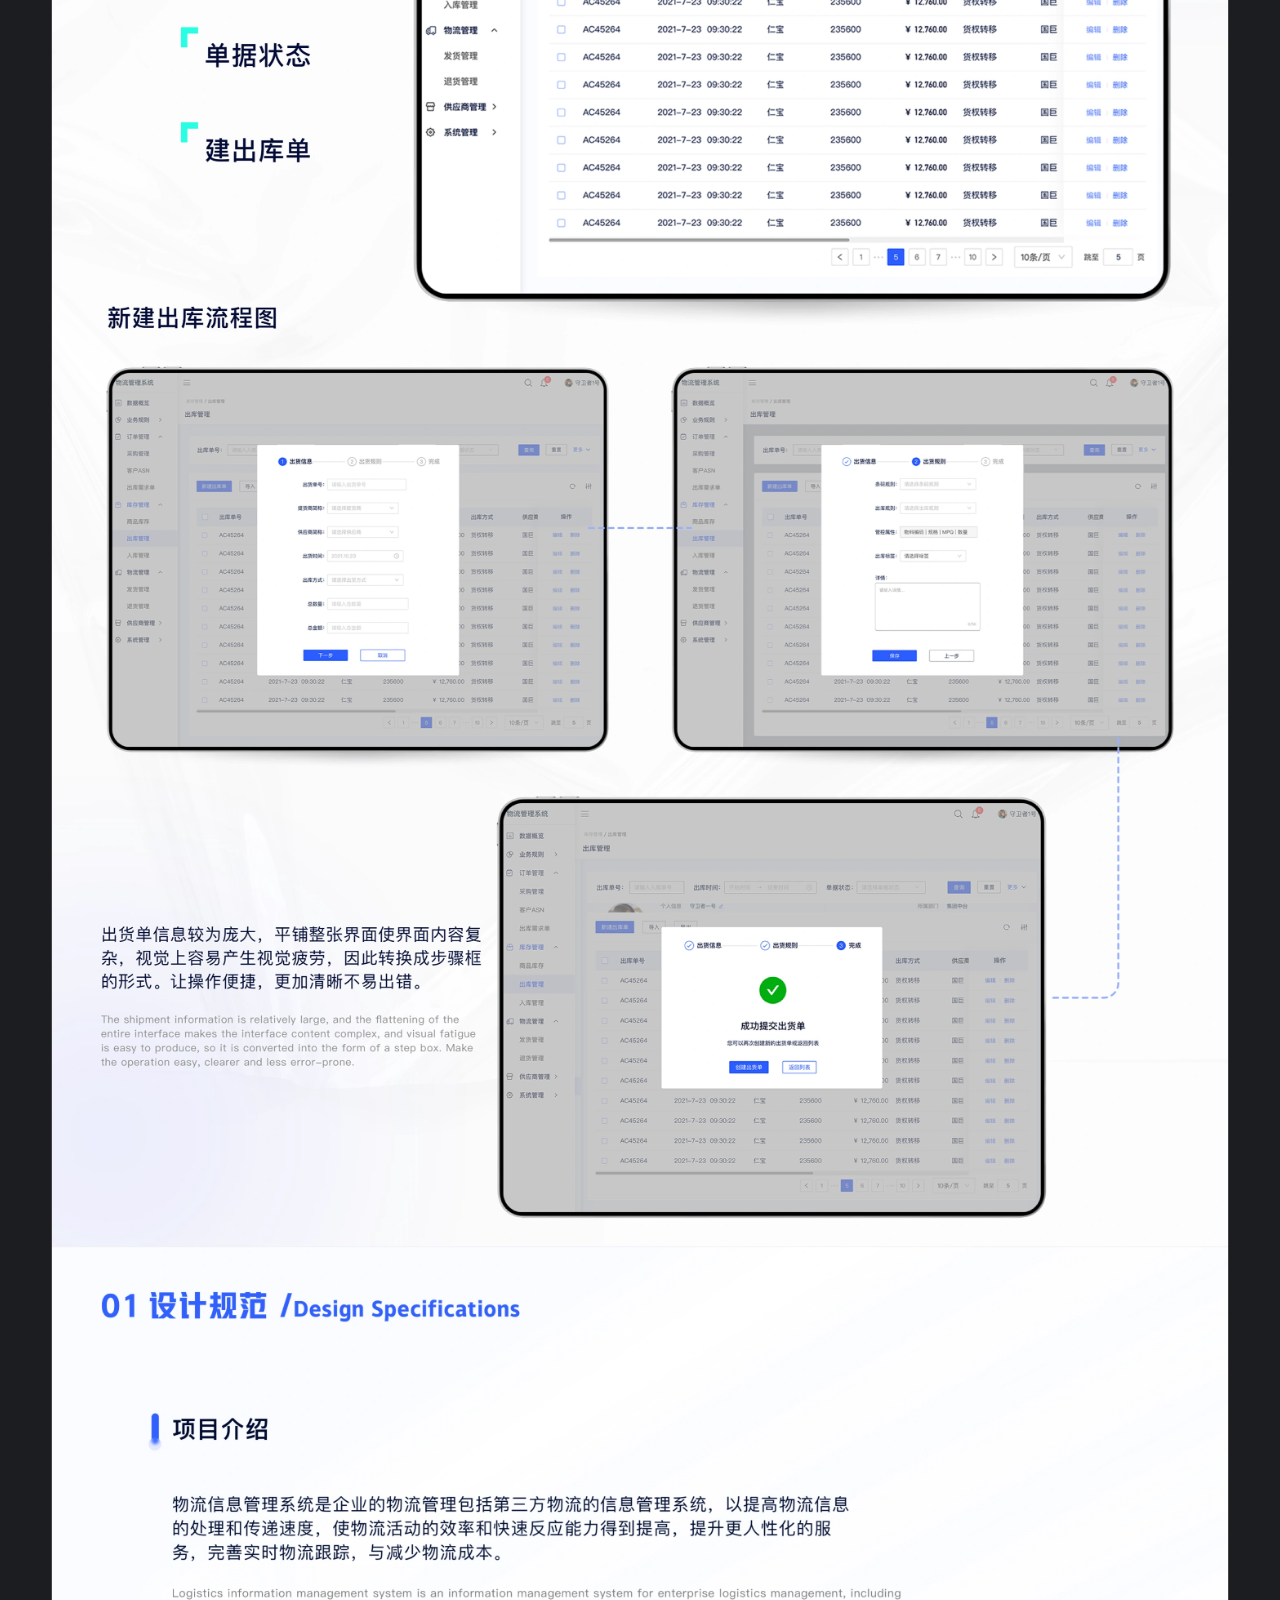
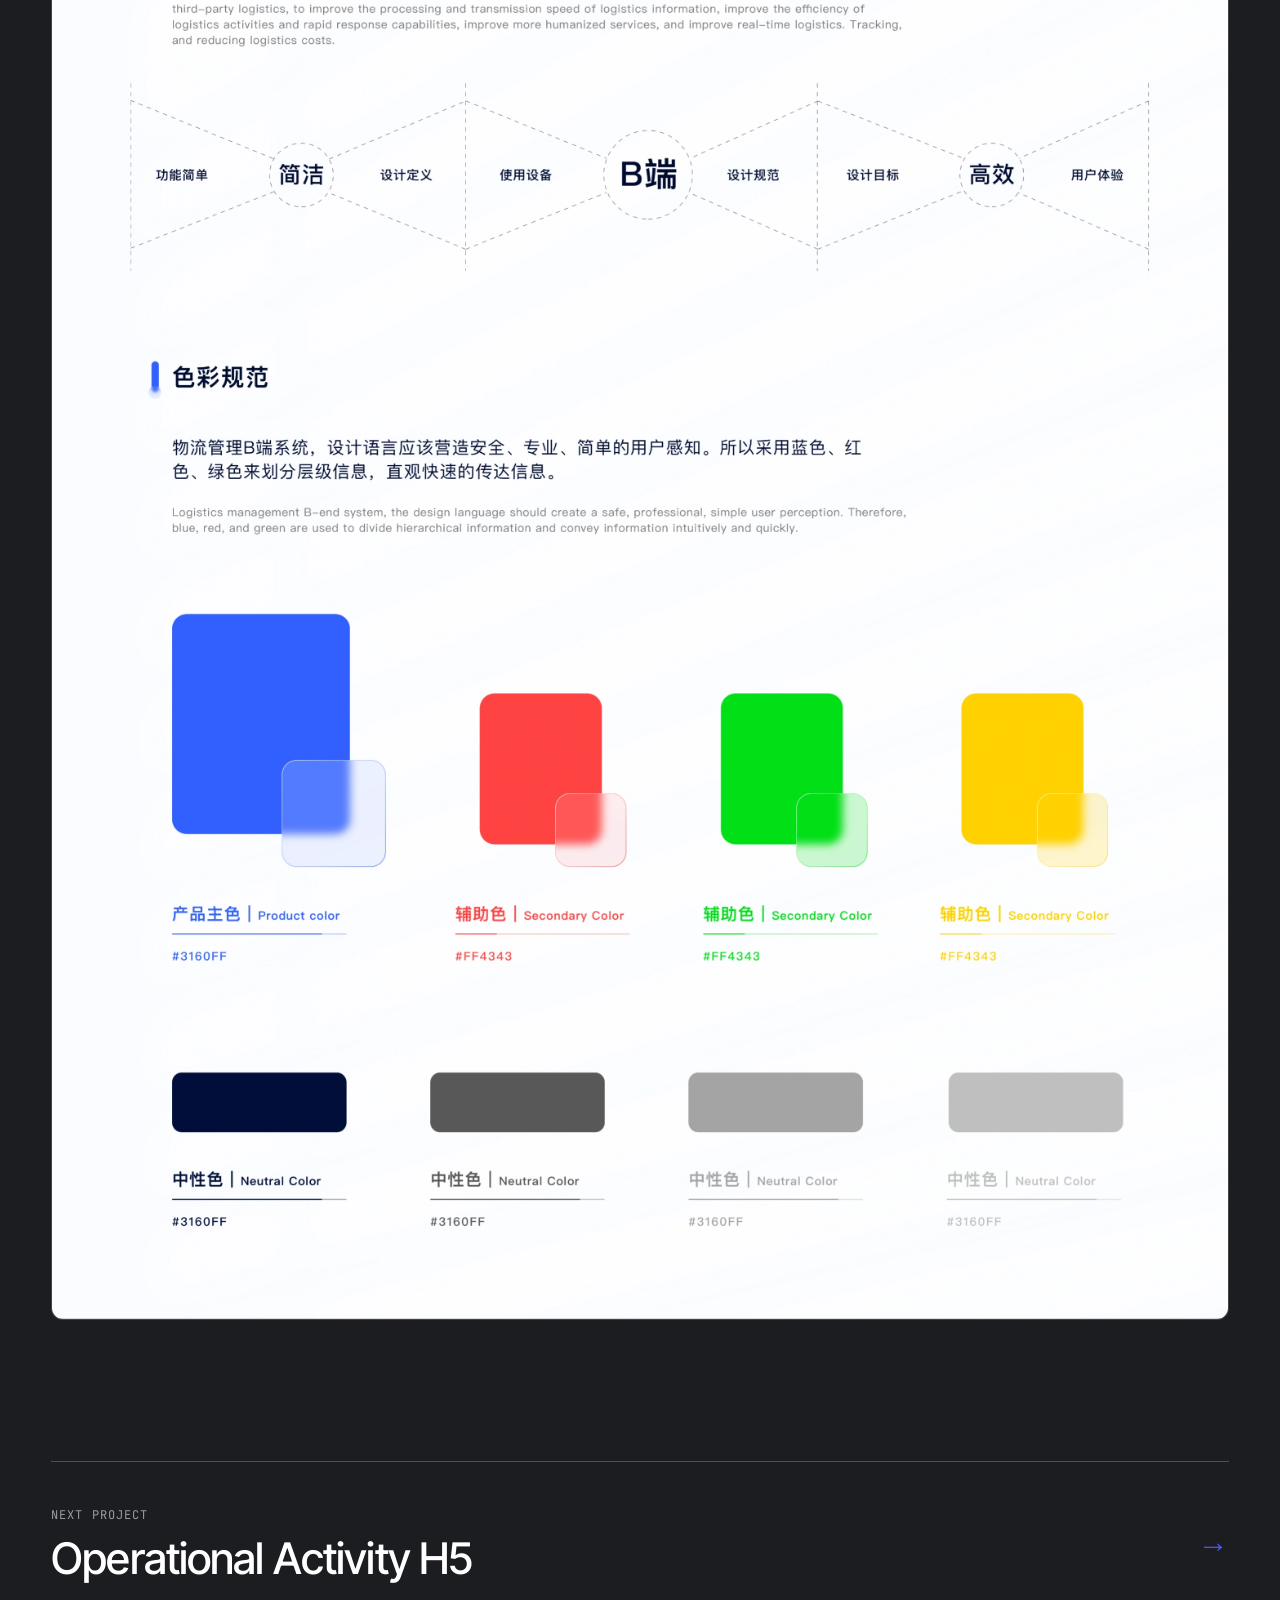
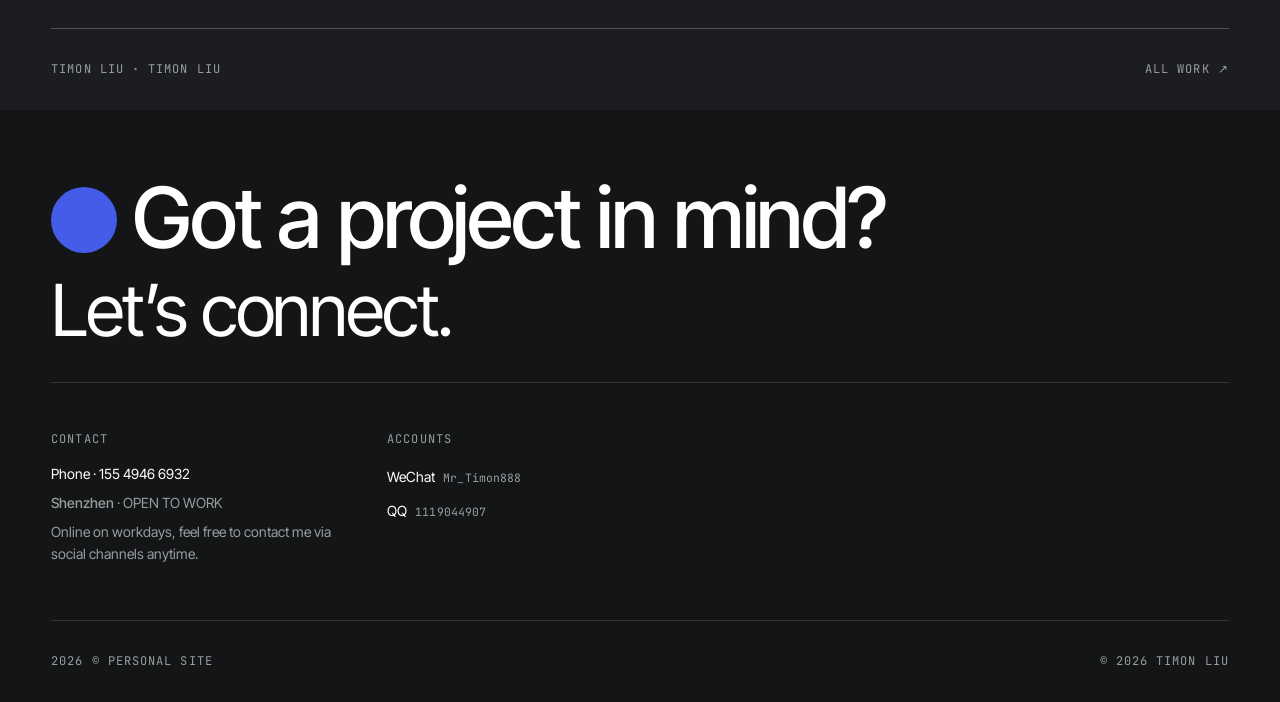
<file: work/genkimart-project-logistics.html>
<!DOCTYPE html>
<html lang="en" class="no-js is-loading" data-cp-lang="en" data-opt-loader="on" data-opt-cursor="on" data-opt-smooth="on" data-opt-transition="on" data-opt-motion="on" data-page="work/genkimart-project-logistics.html">
<head>
<meta charset="UTF-8">
<meta name="viewport" content="width=device-width, initial-scale=1, viewport-fit=cover">
<title>物流管理后台 · Timon Liu — UI/UX Designer</title>
<meta name="description" content="Timon Liu is a senior UI/UX designer based in Shenzhen with 5+ years of consumer product design experience, embedding AI deeply into the design delivery workflow.">
<meta name="keywords" content="UI design,UX design,portfolio,product designer,Shenzhen,blind-box e-commerce,design system">
<meta name="author" content="Timon Liu">
<meta name="theme-color" content="#1C1D20">
<link rel="canonical" href="https://timon-designer.github.io/portfolio-site/work/genkimart-project-logistics.html">

<!-- 分享卡片 -->
<meta property="og:type" content="website">
<meta property="og:title" content="物流管理后台 · Timon Liu — UI/UX Designer">
<meta property="og:description" content="Timon Liu is a senior UI/UX designer based in Shenzhen with 5+ years of consumer product design experience, embedding AI deeply into the design delivery workflow.">
<meta property="og:image" content="https://timon-designer.github.io/portfolio-site/">
<meta name="twitter:card" content="summary_large_image">
<meta name="twitter:title" content="物流管理后台 · Timon Liu — UI/UX Designer">
<meta name="twitter:description" content="Timon Liu is a senior UI/UX designer based in Shenzhen with 5+ years of consumer product design experience, embedding AI deeply into the design delivery workflow.">

<link rel="icon" href="data:image/svg+xml,%3Csvg xmlns='http://www.w3.org/2000/svg' viewBox='0 0 32 32'%3E%3Crect width='32' height='32' rx='8' fill='%231C1D20'/%3E%3Ctext x='16' y='23' font-family='Helvetica,Arial,sans-serif' font-size='19' font-weight='600' fill='%23455CE9' text-anchor='middle'%3ET%3C/text%3E%3C/svg%3E">
<link rel="apple-touch-icon" href="data:image/svg+xml,%3Csvg xmlns='http://www.w3.org/2000/svg' viewBox='0 0 32 32'%3E%3Crect width='32' height='32' rx='8' fill='%231C1D20'/%3E%3Ctext x='16' y='23' font-family='Helvetica,Arial,sans-serif' font-size='19' font-weight='600' fill='%23455CE9' text-anchor='middle'%3ET%3C/text%3E%3C/svg%3E">

<script>(function(){var d=document.documentElement;d.classList.remove('no-js');try{if(sessionStorage.getItem('__wipe')==='1'){d.classList.add('is-wiping');sessionStorage.removeItem('__wipe');}if(sessionStorage.getItem('__seen')==='1'){d.classList.add('is-seen');}if(localStorage.getItem('__lang')==='zh'){d.setAttribute('data-cp-lang','zh');d.setAttribute('lang','zh-CN');}}catch(e){}setTimeout(function(){if(window.__booted)return;d.classList.add('no-js');d.classList.remove('is-loading');},8000);})();</script>
<!-- 字体预加载：本地自托管，无外部依赖 -->
<link rel="preload" href="../assets/fonts/inter-tight-var.woff2" as="font" type="font/woff2" crossorigin>
<link rel="preload" href="../assets/fonts/mono-var.woff2" as="font" type="font/woff2" crossorigin>

<!-- 样式：按 令牌 → 基础 → 布局 → 组件 → 页面 的顺序，后面可以覆盖前面 -->
<link rel="stylesheet" href="../assets/css/tokens.css">
<link rel="stylesheet" href="../assets/css/base.css">
<link rel="stylesheet" href="../assets/css/layout.css">
<link rel="stylesheet" href="../assets/css/components.css">
<link rel="stylesheet" href="../assets/css/pages.css">
<style>:root{--t-heroRoleLead-s:1;--t-heroRoleLead-w:500;--t-aboutTitleAlt-s:1;--t-aboutTitleAlt-w:400;--t-cSvcTitle-s:1;--t-cSvcTitle-w:400;--t-cSvcBody-s:1;--t-cSvcBody-w:400;--t-cSkill-s:1;--t-cSkill-w:400;--t-cStory-s:1;--t-cStory-w:400;--t-cHlBody-s:1;--t-cHlBody-w:400;--t-cTlItem-s:1;--t-cTlItem-w:400;--t-cListName-s:1;--t-cListName-w:500;--t-cListMeta-s:1;--t-cListMeta-w:400;--t-cPHead-s:1;--t-cPHead-w:400;--t-cProjectTitle-s:1;--t-cProjectTitle-w:500;--t-cProjectTitleSub-s:0.55;--t-cProjectTitleSub-w:400;--t-cProjectIntro-s:1;--t-cProjectIntro-w:400;--t-cProjectMeta-s:1;--t-cProjectMeta-w:400;--t-cPBodyH-s:1;--t-cPBodyH-w:400;--t-cPBody-s:1;--t-cPBody-w:400;--t-cFigCaption-s:1;--t-cFigCaption-w:400;--t-cStatNum-s:1;--t-cStatNum-w:400}</style>

</head>
<body class="">

<a class="skip" href="#main"><span class="cp" data-cp="skip" data-mode="auto" style="--zs:1;--zw:400;--es:1;--ew:400"><span class="cp-zh">跳到主要内容</span><span class="cp-en">Skip to content</span></span></a>

<div class="loader" id="loader" aria-hidden="true">
  <div class="loader-panel loader-panel--top"></div>
  <div class="loader-panel loader-panel--bot"></div>
  <div class="loader-core">
    <div class="loader-words"><span class="loader-word" data-word="0">Hello</span><span class="loader-word" data-word="1">Bonjour</span><span class="loader-word" data-word="2">こんにちは</span><span class="loader-word" data-word="3">Ciao</span><span class="loader-word" data-word="4">Hola</span><span class="loader-word" data-word="5">Olá</span><span class="loader-word" data-word="6">안녕하세요</span><span class="loader-word" data-word="7">你好</span></div>
    <span class="loader-bar" aria-hidden="true">
      <span data-loader-bar style="transform:scaleX(0)"></span>
    </span>
    <span class="loader-num"><span data-loader-num>000</span> <em>/ 100</em></span>
  </div>
</div>
<div class="cursor" id="cursor" aria-hidden="true">
  <span class="cur-dot"></span>
  <span class="cur-ring"><span class="cur-label">View</span></span>
</div>
<div class="page-wipe" id="pageWipe" aria-hidden="true">
  <svg class="wipe-svg" viewBox="0 0 100 100" preserveAspectRatio="none" focusable="false" aria-hidden="true"><path class="wipe-path" d="M 0 0 H 100 C 100 33 100 67 100 100 H 0 Z"></path></svg>
  <span class="wipe-label" aria-hidden="true"><span class="wipe-page" data-wipe-page="navHome"><span class="cp" data-mode="auto"><span class="cp" data-cp="navHome" data-mode="en" style="--zs:1;--zw:400;--es:1;--ew:400"><span class="cp-zh">首页</span><span class="cp-en">Home</span></span></span></span><span class="wipe-page" data-wipe-page="navWork"><span class="cp" data-mode="auto"><span class="cp" data-cp="navWork" data-mode="en" style="--zs:1;--zw:400;--es:1;--ew:400"><span class="cp-zh">作品</span><span class="cp-en">Work</span></span></span></span><span class="wipe-page" data-wipe-page="navAbout"><span class="cp" data-mode="auto"><span class="cp" data-cp="navAbout" data-mode="en" style="--zs:1;--zw:400;--es:1;--ew:400"><span class="cp-zh">关于</span><span class="cp-en">About</span></span></span></span></span>
</div>
<div class="hover-preview" id="hoverPreview" aria-hidden="true"></div>

<header class="site-head" id="siteHead">
  <div class="head-inner">
    <a class="head-logo magnetic" href="../index.html" data-strength="10">
      <span class="mark">©</span>
      <span class="who"><span class="cp" data-cp="whoZh" data-mode="auto" style="--zs:1;--zw:400;--es:1;--ew:400"><span class="cp-zh">刘涛</span><span class="cp-en">Timon</span></span> <em><span class="cp" data-cp="whoEn" data-mode="auto" style="--zs:1;--zw:400;--es:1;--ew:400"><span class="cp-zh">Timon</span><span class="cp-en">Liu</span></span></em></span>
    </a>
    <nav class="head-right" aria-label="Main navigation">
      <a class="nav-btn magnetic" href="../index.html" data-strength="9"><span class="cp" data-cp="navHome" data-mode="en" style="--zs:1;--zw:400;--es:1;--ew:400"><span class="cp-zh">首页</span><span class="cp-en">Home</span></span></a>
      <a class="nav-btn magnetic is-active" href="../work.html" data-strength="9" aria-current="page"><span class="cp" data-cp="navWork" data-mode="en" style="--zs:1;--zw:400;--es:1;--ew:400"><span class="cp-zh">作品</span><span class="cp-en">Work</span></span></a>
      <a class="nav-btn magnetic" href="../about.html" data-strength="9"><span class="cp" data-cp="navAbout" data-mode="en" style="--zs:1;--zw:400;--es:1;--ew:400"><span class="cp-zh">关于</span><span class="cp-en">About</span></span></a>
      <button class="lang-btn magnetic" type="button" data-lang-toggle data-strength="8"
        aria-label="Switch language" title="Switch language">
        <span class="lb-zh lb-on">中</span><i>/</i><span class="lb-en">EN</span>
      </button>
      <button class="burger magnetic" type="button" data-menu-open data-strength="10" aria-expanded="false" aria-controls="menu">
        <span class="burger-bars" aria-hidden="true"><i></i><i></i></span>
        <span class="cp" data-cp="menuLabel" data-mode="auto" style="--zs:1;--zw:400;--es:1;--ew:400"><span class="cp-zh">菜单</span><span class="cp-en">Menu</span></span>
      </button>
    </nav>
  </div>
</header>
<div class="menu" id="menu" aria-hidden="true" hidden role="dialog" aria-modal="true" aria-label="Site menu">
  <div class="menu-veil" data-menu-close></div>
  <div class="menu-panel">
    <button class="menu-close" type="button" data-menu-close aria-label="Close menu" title="Close menu">
      <svg width="12" height="12" viewBox="0 0 12 12" fill="none" stroke="currentColor" stroke-width="1.5" aria-hidden="true"><path d="M1 1 L11 11 M11 1 L1 11"/></svg><span class="sr-only"><span class="cp" data-cp="menuClose" data-mode="auto" style="--zs:1;--zw:400;--es:1;--ew:400"><span class="cp-zh">关闭</span><span class="cp-en">Close</span></span></span>
    </button>
    <div class="menu-body">
      <h5 class="mono menu-title"><span class="cp" data-cp="menuNav" data-mode="auto" style="--zs:1;--zw:400;--es:1;--ew:400"><span class="cp-zh">导航</span><span class="cp-en">Navigation</span></span></h5>
      <div class="menu-scroll">
        <div class="menu-sec">
          <ul class="menu-list">
              <li><a class="magnetic" data-strength="14" href="../index.html"><span class="cp" data-cp="navHome" data-mode="en" style="--zs:1;--zw:400;--es:1;--ew:400"><span class="cp-zh">首页</span><span class="cp-en">Home</span></span></a></li>
            <li><a class="magnetic is-active" data-strength="14" href="../work.html"><span class="cp" data-cp="navWork" data-mode="en" style="--zs:1;--zw:400;--es:1;--ew:400"><span class="cp-zh">作品</span><span class="cp-en">Work</span></span></a></li>
            <li><a class="magnetic" data-strength="14" href="../about.html"><span class="cp" data-cp="navAbout" data-mode="en" style="--zs:1;--zw:400;--es:1;--ew:400"><span class="cp-zh">关于</span><span class="cp-en">About</span></span></a></li>
          </ul>
        </div>
      </div>
      
      <div class="menu-sec menu-bottom">
        <h5 class="mono"><span class="cp" data-cp="menuContact" data-mode="auto" style="--zs:1;--zw:400;--es:1;--ew:400"><span class="cp-zh">联系方式</span><span class="cp-en">Contact</span></span></h5>
        <ul class="ct-list"><li>
          <button type="button" class="ct-btn" data-copy="Mr_Timon888" data-copy-name="WeChat"
            aria-label="WeChat Mr_Timon888 — click to copy">
            <span class="ct-k"><span class="cp" data-cp="ct-0" data-mode="auto" style="--zs:1;--zw:400;--es:1;--ew:400"><span class="cp-zh">微信</span><span class="cp-en">WeChat</span></span></span>
            <span class="ct-swap">
              <span class="ct-v">Mr_Timon888</span>
              <span class="ct-hint">
                <span class="ct-hint-off"><span class="cp" data-cp="copyHint" data-mode="auto" style="--zs:1;--zw:400;--es:1;--ew:400"><span class="cp-zh">点击复制</span><span class="cp-en">Click to copy</span></span></span>
                <span class="ct-hint-on"><span class="cp" data-cp="copyDone" data-mode="auto" style="--zs:1;--zw:400;--es:1;--ew:400"><span class="cp-zh">已复制</span><span class="cp-en">Copied</span></span></span>
              </span>
            </span>
          </button>
        </li><li>
          <button type="button" class="ct-btn" data-copy="1119044907" data-copy-name="QQ"
            aria-label="QQ 1119044907 — click to copy">
            <span class="ct-k"><span class="cp" data-cp="ct-1" data-mode="auto" style="--zs:1;--zw:400;--es:1;--ew:400"><span class="cp-zh">QQ</span><span class="cp-en">QQ</span></span></span>
            <span class="ct-swap">
              <span class="ct-v">1119044907</span>
              <span class="ct-hint">
                <span class="ct-hint-off"><span class="cp" data-cp="copyHint" data-mode="auto" style="--zs:1;--zw:400;--es:1;--ew:400"><span class="cp-zh">点击复制</span><span class="cp-en">Click to copy</span></span></span>
                <span class="ct-hint-on"><span class="cp" data-cp="copyDone" data-mode="auto" style="--zs:1;--zw:400;--es:1;--ew:400"><span class="cp-zh">已复制</span><span class="cp-en">Copied</span></span></span>
              </span>
            </span>
          </button>
        </li>
        </ul><span class="sr-only" data-copy-fail><span class="cp" data-cp="copyFail" data-mode="auto" style="--zs:1;--zw:400;--es:1;--ew:400"><span class="cp-zh">复制失败，请长按选中</span><span class="cp-en">Copy failed — select manually</span></span></span>
      </div>
    </div>
  </div>
</div>

<main id="main">
<header class="p-head container">
      <a class="p-back" href="../work.html"><svg class="arr" viewBox="0 0 14 14" fill="none" stroke="currentColor" stroke-width="1.5" aria-hidden="true"><path d="M13 7 H1 M6 2 L1 7 L6 12"/></svg> <span class="cp" data-cp="pBack" data-mode="auto" style="--zs:1;--zw:400;--es:1;--ew:400"><span class="cp-zh">全部作品</span><span class="cp-en">All work</span></span></a>
      <span><span class="cp mono" data-cp="pHead" data-mode="zh" style="--zs:1;--zw:400;--es:0.8;--ew:400" data-ty="head"><span class="cp-zh">04 / 2021-2022</span><span class="cp-en">04 / 2021-2022</span></span></span>
    </header>

    <article class="container">
      <h1 class="cp cp-lines p-title" data-cp="inline" data-mode="auto" style="--zs:1;--zw:500;--es:1;--ew:500;--zs2:0.55;--zw2:400;--es2:0.55;--ew2:400" data-ty="title" data-reveal-lines><span class="cp-w cp-w-zh"><span class="line"><span class="line-in">物流管理后台</span></span></span><span class="cp-w cp-w-en"><span class="line"><span class="line-in">Logistics Management Backend</span></span></span></h1>

      <p class="p-intro reveal"></p>

      <dl class="p-meta reveal">
        <div><dt class="mono"><span class="cp" data-cp="cProjectMeta" data-mode="zh" style="--zs:1;--zw:400;--es:1;--ew:400" data-ty="meta"><span class="cp-zh">角色</span></span></dt><dd><span class="cp" data-cp="cProjectMeta" data-mode="zh" style="--zs:1;--zw:400;--es:1;--ew:400" data-ty="meta"><span class="cp-zh">UI/UX 设计师</span></span></dd></div>
        <div><dt class="mono"><span class="cp" data-cp="cProjectMeta" data-mode="zh" style="--zs:1;--zw:400;--es:1;--ew:400" data-ty="meta"><span class="cp-zh">时间</span></span></dt><dd><span class="cp" data-cp="cProjectMeta" data-mode="zh" style="--zs:1;--zw:400;--es:1;--ew:400" data-ty="meta"><span class="cp-zh">2021-2022</span></span></dd></div>
        <div><dt class="mono"><span class="cp" data-cp="pMetaTitle" data-mode="auto" style="--zs:1;--zw:400;--es:1;--ew:400"><span class="cp-zh">地区 / 年份</span><span class="cp-en">Location / Year</span></span></dt><dd><span class="cp" data-cp="cProjectMeta" data-mode="auto" style="--zs:1;--zw:400;--es:1;--ew:400" data-ty="meta"><span class="cp-zh">深圳</span><span class="cp-en">深圳</span></span> · 2021-2022</dd></div>
        <div><dt class="mono"><span class="cp" data-cp="pMetaLive" data-mode="auto" style="--zs:1;--zw:400;--es:1;--ew:400"><span class="cp-zh">线上</span><span class="cp-en">Live</span></span></dt><dd><span class="dim"><span class="cp" data-cp="pMetaPrivate" data-mode="auto" style="--zs:1;--zw:400;--es:1;--ew:400"><span class="cp-zh">内部项目 · 不公开</span><span class="cp-en">Internal project · not public</span></span></span></dd></div>
      </dl>

      

      <div class="p-body">
        <figure class="fig fig--wide mask">
        <div class="fig-media"><img src="../assets/img/物流管理后台.webp" alt="" loading="lazy" decoding="async"></div>
        
      </figure>
      <figure class="fig fig--wide mask">
        <div class="fig-media"><img src="../assets/img/物流管理-2.webp" alt="" loading="lazy" decoding="async"></div>
        
      </figure>
      <figure class="fig fig--wide mask">
        <div class="fig-media"><img src="../assets/img/物流管理-3.webp" alt="" loading="lazy" decoding="async"></div>
        
      </figure>
      </div>

      

      <a class="p-next" href="../work/genkimart-project-operations.html">
      <span>
        <span class="p-next-k mono"><span class="cp" data-cp="pNext" data-mode="auto" style="--zs:1;--zw:400;--es:1;--ew:400"><span class="cp-zh">下一个项目</span><span class="cp-en">Next project</span></span></span>
        <span class="p-next-t"><span class="cp" data-cp="cListName" data-mode="auto" style="--zs:1;--zw:500;--es:1;--ew:500" data-ty="next"><span class="cp-zh">运营活动 H5</span><span class="cp-en">Operational Activity H5</span></span></span>
      </span>
      <span class="p-next-a" aria-hidden="true">→</span>
    </a>

      <div class="p-foot mono">
        <span><span class="cp" data-cp="pFootName" data-mode="auto" style="--zs:1;--zw:400;--es:1;--ew:400"><span class="cp-zh">刘涛 Timon</span><span class="cp-en">Timon Liu</span></span> · <span class="cp" data-cp="heroRoleTail" data-mode="auto" style="--zs:1.2;--zw:500;--es:1;--ew:400"><span class="cp-zh">刘涛</span><span class="cp-en">Timon Liu</span></span></span>
        <a href="../work.html"><span class="cp" data-cp="pFootAll" data-mode="auto" style="--zs:1;--zw:400;--es:1;--ew:400"><span class="cp-zh">全部作品</span><span class="cp-en">All work</span></span> ↗</a>
      </div>
    </article>
</main>

<footer class="site-foot">
  <div class="container container--medium">
    <div class="foot-cta-wrap">
      <h2 class="foot-cta" data-reveal-lines><span class="line"><span class="line-in"><span class="inline-pic" aria-hidden="true"></span><span class="cp" data-cp="footCta1" data-mode="auto" style="--zs:1;--zw:500;--es:1;--ew:500"><span class="cp-zh">有合适的机会？</span><span class="cp-en">Got a project in mind?</span></span></span></span><span class="line"><span class="line-in"><span class="cp" data-cp="footCta2" data-mode="en" style="--zs:0.85;--zw:400;--es:0.85;--ew:400"><span class="cp-zh">欢迎直接与我沟通～</span><span class="cp-en">Let’s connect.</span></span></span></span></h2>
      <span class="stripe"></span>
    </div>

    <div class="foot-meta">
      <div class="foot-col">
        <h5 class="mono"><span class="cp" data-cp="footColContact" data-mode="auto" style="--zs:1;--zw:400;--es:1;--ew:400"><span class="cp-zh">联系方式</span><span class="cp-en">Contact</span></span></h5>
        <p class="is-strong">Phone · 155 4946 6932</p>
        <p><span class="cp" data-cp="city" data-mode="auto" style="--zs:1;--zw:500;--es:1;--ew:500"><span class="cp-zh">深圳</span><span class="cp-en">Shenzhen</span></span> · <span class="cp" data-cp="availability" data-mode="en" style="--zs:1;--zw:400;--es:1;--ew:400"><span class="cp-zh">开放机会</span><span class="cp-en">OPEN TO WORK</span></span></p>
        <p class="dim"><span class="cp" data-cp="footReply" data-mode="auto" style="--zs:1;--zw:400;--es:1;--ew:400"><span class="cp-zh">工作日在线，随时通过社交方式联系我</span><span class="cp-en">Online on workdays, feel free to contact me via social channels anytime.</span></span></p>
      </div>
      <div class="foot-col">
        <h5 class="mono"><span class="cp" data-cp="footColSocial" data-mode="auto" style="--zs:1;--zw:400;--es:1;--ew:400"><span class="cp-zh">社交账号</span><span class="cp-en">Accounts</span></span></h5>
        <ul class="ct-list ct-list--col"><li>
          <button type="button" class="ct-btn" data-copy="Mr_Timon888" data-copy-name="WeChat"
            aria-label="WeChat Mr_Timon888 — click to copy">
            <span class="ct-k"><span class="cp" data-cp="ct-0" data-mode="auto" style="--zs:1;--zw:400;--es:1;--ew:400"><span class="cp-zh">微信</span><span class="cp-en">WeChat</span></span></span>
            <span class="ct-swap">
              <span class="ct-v">Mr_Timon888</span>
              <span class="ct-hint">
                <span class="ct-hint-off"><span class="cp" data-cp="copyHint" data-mode="auto" style="--zs:1;--zw:400;--es:1;--ew:400"><span class="cp-zh">点击复制</span><span class="cp-en">Click to copy</span></span></span>
                <span class="ct-hint-on"><span class="cp" data-cp="copyDone" data-mode="auto" style="--zs:1;--zw:400;--es:1;--ew:400"><span class="cp-zh">已复制</span><span class="cp-en">Copied</span></span></span>
              </span>
            </span>
          </button>
        </li><li>
          <button type="button" class="ct-btn" data-copy="1119044907" data-copy-name="QQ"
            aria-label="QQ 1119044907 — click to copy">
            <span class="ct-k"><span class="cp" data-cp="ct-1" data-mode="auto" style="--zs:1;--zw:400;--es:1;--ew:400"><span class="cp-zh">QQ</span><span class="cp-en">QQ</span></span></span>
            <span class="ct-swap">
              <span class="ct-v">1119044907</span>
              <span class="ct-hint">
                <span class="ct-hint-off"><span class="cp" data-cp="copyHint" data-mode="auto" style="--zs:1;--zw:400;--es:1;--ew:400"><span class="cp-zh">点击复制</span><span class="cp-en">Click to copy</span></span></span>
                <span class="ct-hint-on"><span class="cp" data-cp="copyDone" data-mode="auto" style="--zs:1;--zw:400;--es:1;--ew:400"><span class="cp-zh">已复制</span><span class="cp-en">Copied</span></span></span>
              </span>
            </span>
          </button>
        </li>
        </ul><span class="sr-only" data-copy-fail><span class="cp" data-cp="copyFail" data-mode="auto" style="--zs:1;--zw:400;--es:1;--ew:400"><span class="cp-zh">复制失败，请长按选中</span><span class="cp-en">Copy failed — select manually</span></span></span>
      </div>
    </div>

    <div class="foot-bottom mono">
      <span><span class="cp" data-cp="footVersion" data-mode="auto" style="--zs:1;--zw:400;--es:1;--ew:400"><span class="cp-zh">2026 © 个人站</span><span class="cp-en">2026 © Personal site</span></span></span>
      <span></span>
      <span><span class="cp" data-cp="footCopyright" data-mode="auto" style="--zs:1;--zw:400;--es:1;--ew:400"><span class="cp-zh">© 2026 刘涛 Timon</span><span class="cp-en">© 2026 Timon Liu</span></span></span>
    </div>
  </div>
</footer>

<button class="to-top" id="toTop" type="button" aria-label="Back to top" title="Back to top">
  <svg viewBox="0 0 14 14" fill="none" stroke="currentColor" stroke-width="1.5" aria-hidden="true"><path d="M7 13 V1 M2 6 L7 1 L12 6"/></svg>
</button>

<script src="../vendor/lenis.min.js"></script>
<script src="../assets/js/runtime.js"></script>

</body>
</html>
</file>
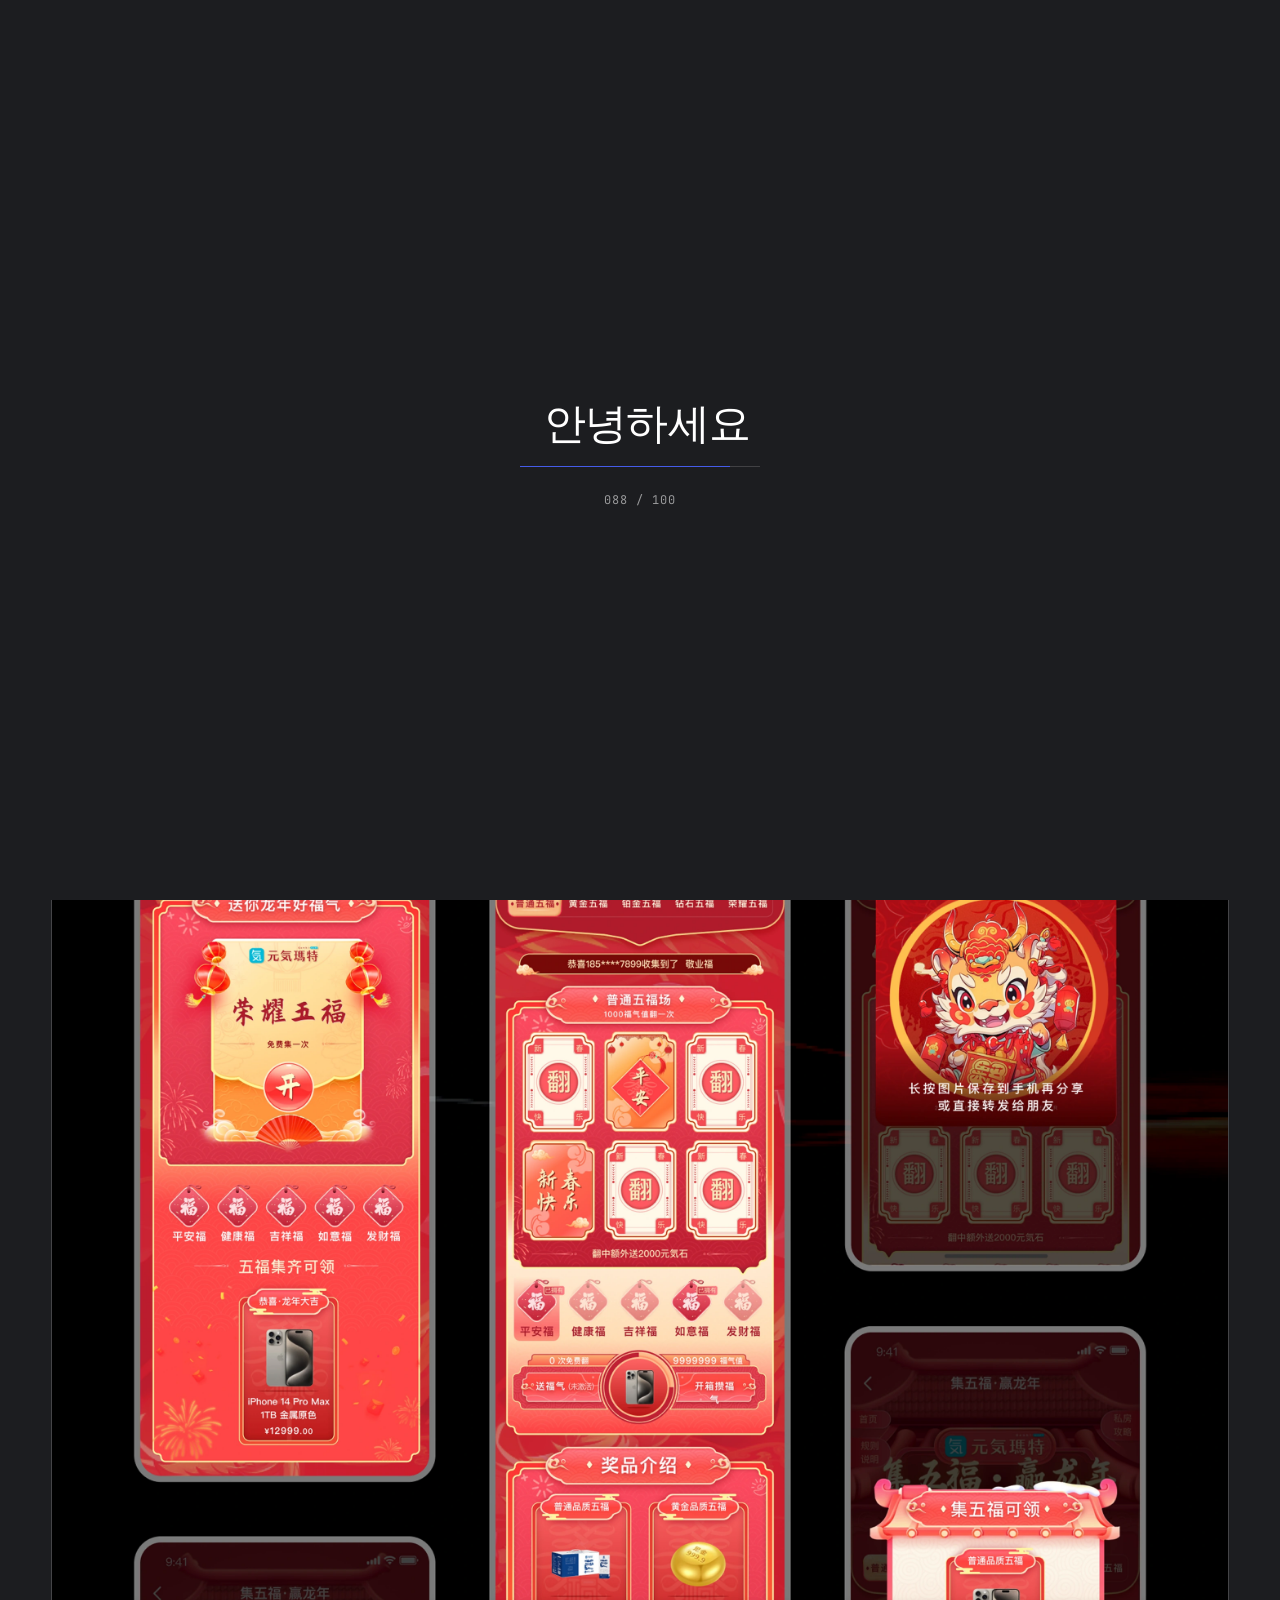
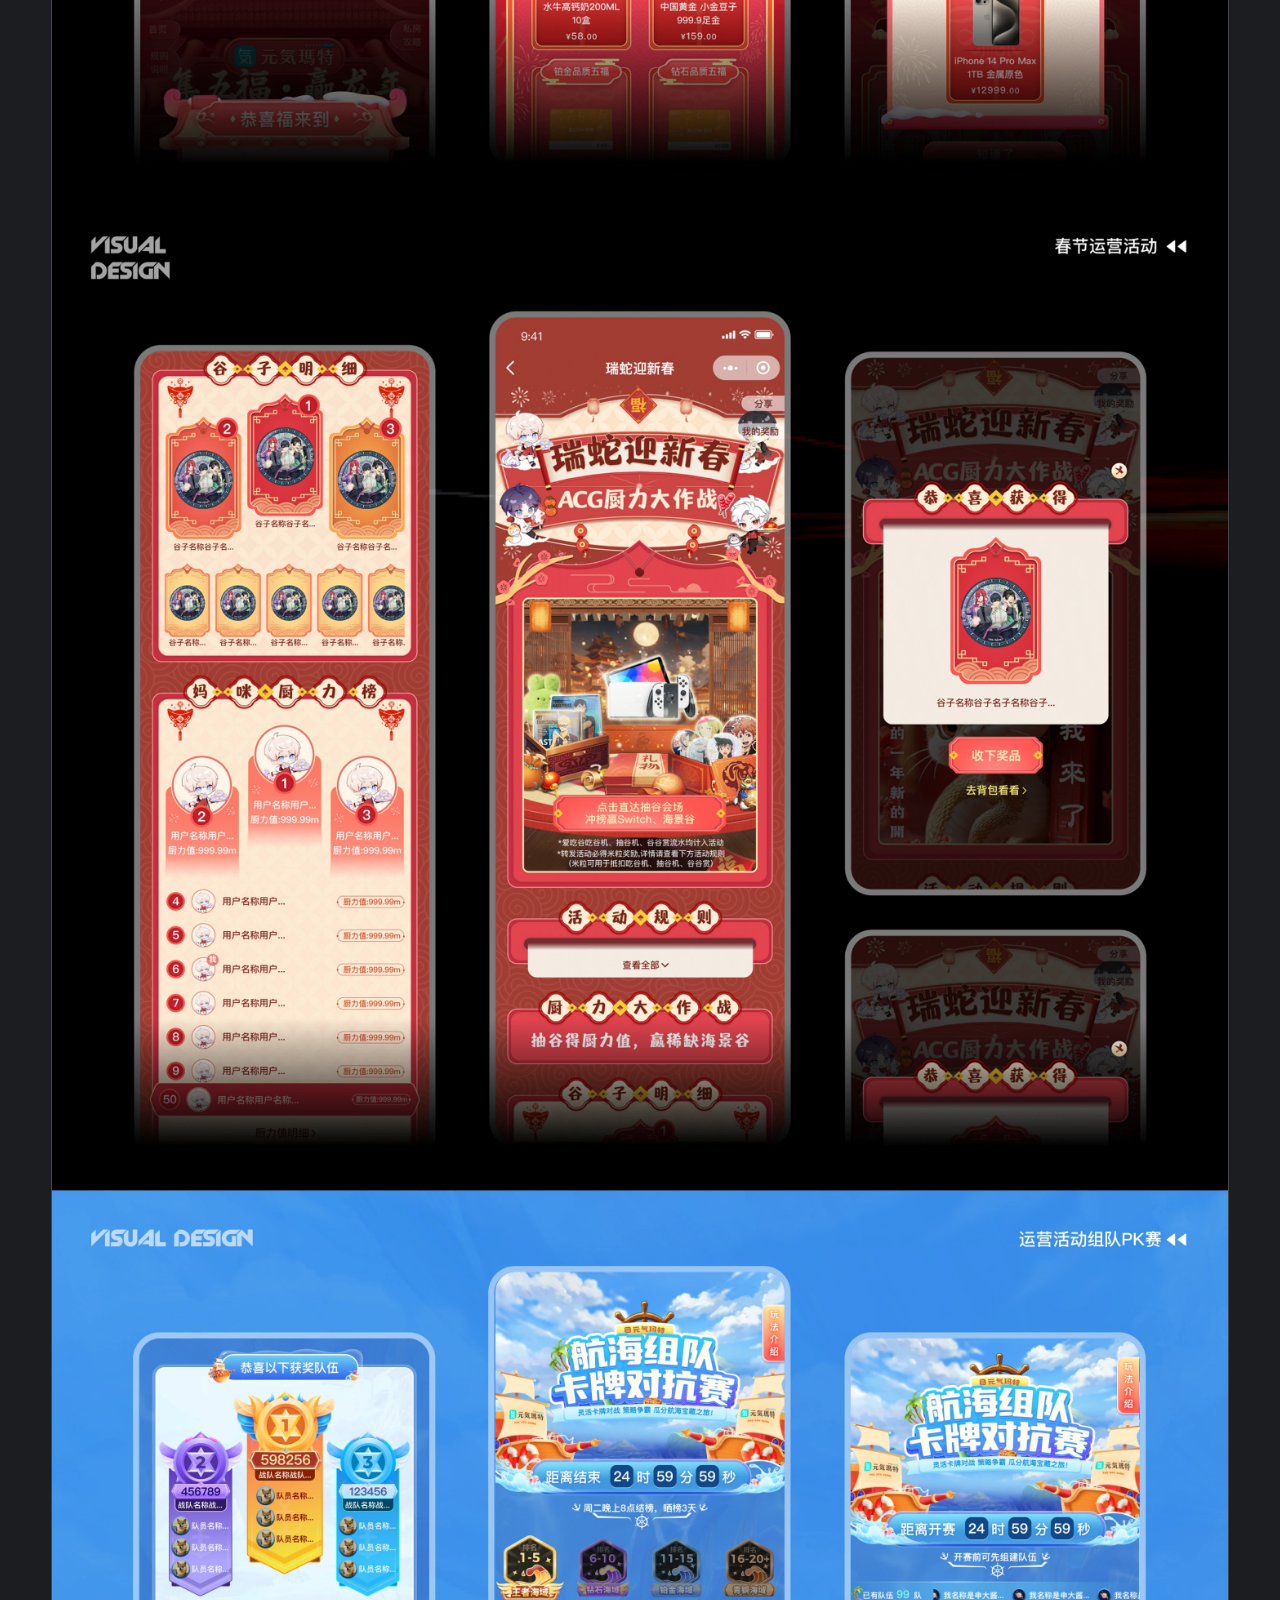
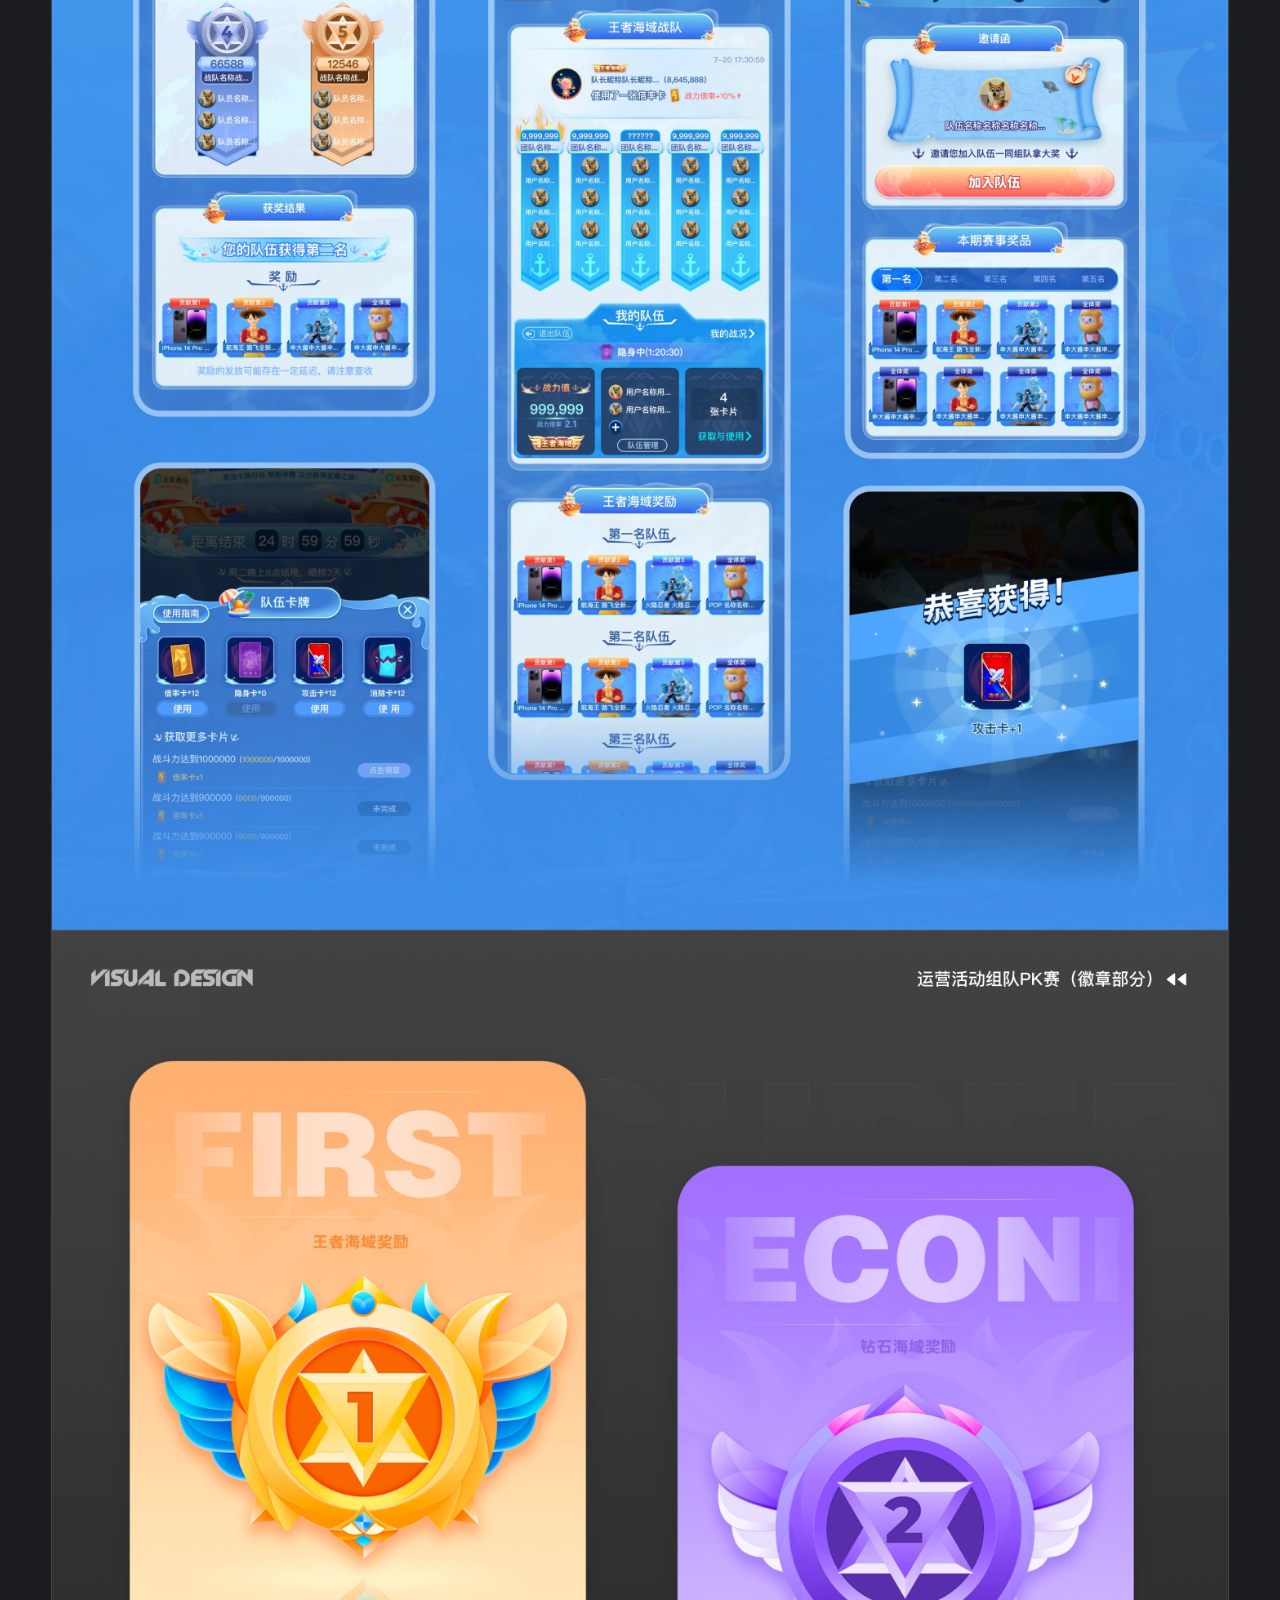
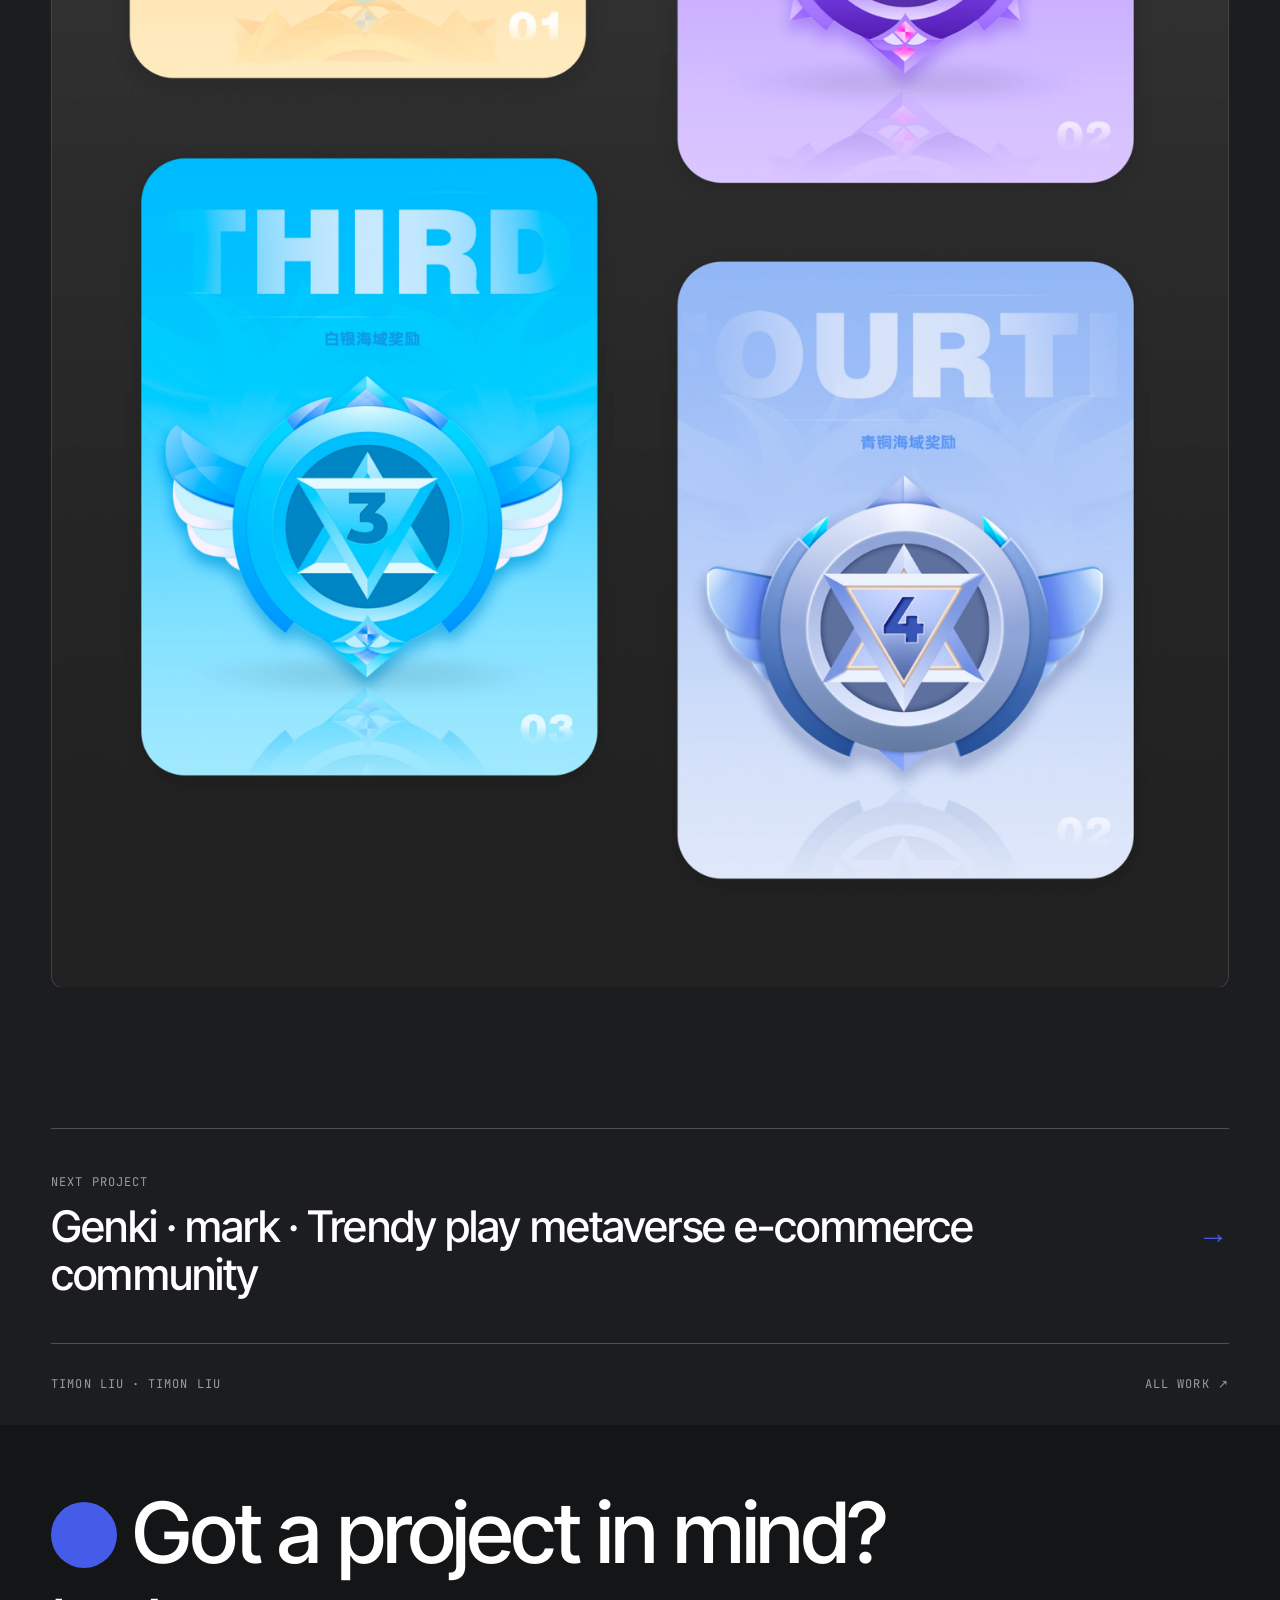
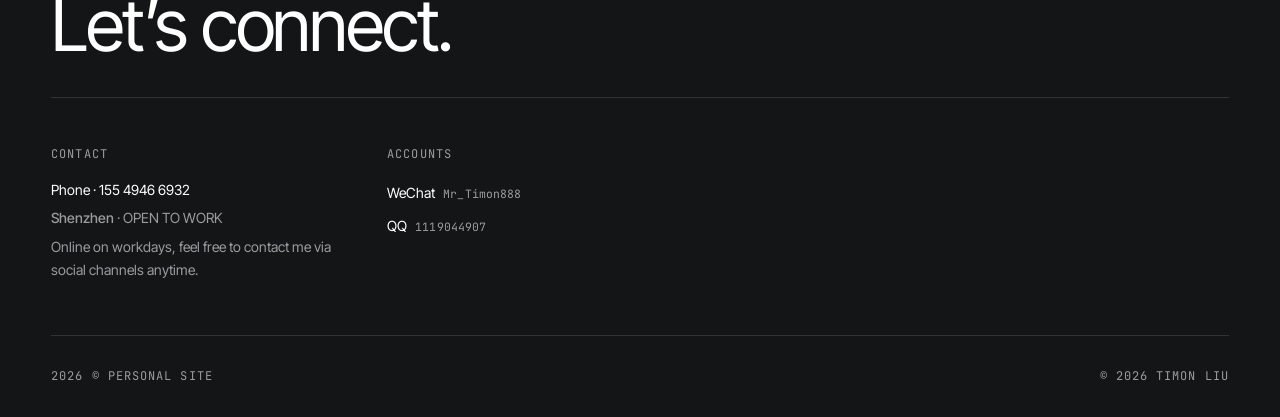
<file: work/genkimart-project-operations.html>
<!DOCTYPE html>
<html lang="en" class="no-js is-loading" data-cp-lang="en" data-opt-loader="on" data-opt-cursor="on" data-opt-smooth="on" data-opt-transition="on" data-opt-motion="on" data-page="work/genkimart-project-operations.html">
<head>
<meta charset="UTF-8">
<meta name="viewport" content="width=device-width, initial-scale=1, viewport-fit=cover">
<title>运营活动 H5 · Timon Liu — UI/UX Designer</title>
<meta name="description" content="Timon Liu is a senior UI/UX designer based in Shenzhen with 5+ years of consumer product design experience, embedding AI deeply into the design delivery workflow.">
<meta name="keywords" content="UI design,UX design,portfolio,product designer,Shenzhen,blind-box e-commerce,design system">
<meta name="author" content="Timon Liu">
<meta name="theme-color" content="#1C1D20">
<link rel="canonical" href="https://timon-designer.github.io/portfolio-site/work/genkimart-project-operations.html">

<!-- 分享卡片 -->
<meta property="og:type" content="website">
<meta property="og:title" content="运营活动 H5 · Timon Liu — UI/UX Designer">
<meta property="og:description" content="Timon Liu is a senior UI/UX designer based in Shenzhen with 5+ years of consumer product design experience, embedding AI deeply into the design delivery workflow.">
<meta property="og:image" content="https://timon-designer.github.io/portfolio-site/">
<meta name="twitter:card" content="summary_large_image">
<meta name="twitter:title" content="运营活动 H5 · Timon Liu — UI/UX Designer">
<meta name="twitter:description" content="Timon Liu is a senior UI/UX designer based in Shenzhen with 5+ years of consumer product design experience, embedding AI deeply into the design delivery workflow.">

<link rel="icon" href="data:image/svg+xml,%3Csvg xmlns='http://www.w3.org/2000/svg' viewBox='0 0 32 32'%3E%3Crect width='32' height='32' rx='8' fill='%231C1D20'/%3E%3Ctext x='16' y='23' font-family='Helvetica,Arial,sans-serif' font-size='19' font-weight='600' fill='%23455CE9' text-anchor='middle'%3ET%3C/text%3E%3C/svg%3E">
<link rel="apple-touch-icon" href="data:image/svg+xml,%3Csvg xmlns='http://www.w3.org/2000/svg' viewBox='0 0 32 32'%3E%3Crect width='32' height='32' rx='8' fill='%231C1D20'/%3E%3Ctext x='16' y='23' font-family='Helvetica,Arial,sans-serif' font-size='19' font-weight='600' fill='%23455CE9' text-anchor='middle'%3ET%3C/text%3E%3C/svg%3E">

<script>(function(){var d=document.documentElement;d.classList.remove('no-js');try{if(sessionStorage.getItem('__wipe')==='1'){d.classList.add('is-wiping');sessionStorage.removeItem('__wipe');}if(sessionStorage.getItem('__seen')==='1'){d.classList.add('is-seen');}if(localStorage.getItem('__lang')==='zh'){d.setAttribute('data-cp-lang','zh');d.setAttribute('lang','zh-CN');}}catch(e){}setTimeout(function(){if(window.__booted)return;d.classList.add('no-js');d.classList.remove('is-loading');},8000);})();</script>
<!-- 字体预加载：本地自托管，无外部依赖 -->
<link rel="preload" href="../assets/fonts/inter-tight-var.woff2" as="font" type="font/woff2" crossorigin>
<link rel="preload" href="../assets/fonts/mono-var.woff2" as="font" type="font/woff2" crossorigin>

<!-- 样式：按 令牌 → 基础 → 布局 → 组件 → 页面 的顺序，后面可以覆盖前面 -->
<link rel="stylesheet" href="../assets/css/tokens.css">
<link rel="stylesheet" href="../assets/css/base.css">
<link rel="stylesheet" href="../assets/css/layout.css">
<link rel="stylesheet" href="../assets/css/components.css">
<link rel="stylesheet" href="../assets/css/pages.css">
<style>:root{--t-heroRoleLead-s:1;--t-heroRoleLead-w:500;--t-aboutTitleAlt-s:1;--t-aboutTitleAlt-w:400;--t-cSvcTitle-s:1;--t-cSvcTitle-w:400;--t-cSvcBody-s:1;--t-cSvcBody-w:400;--t-cSkill-s:1;--t-cSkill-w:400;--t-cStory-s:1;--t-cStory-w:400;--t-cHlBody-s:1;--t-cHlBody-w:400;--t-cTlItem-s:1;--t-cTlItem-w:400;--t-cListName-s:1;--t-cListName-w:500;--t-cListMeta-s:1;--t-cListMeta-w:400;--t-cPHead-s:1;--t-cPHead-w:400;--t-cProjectTitle-s:1;--t-cProjectTitle-w:500;--t-cProjectTitleSub-s:0.55;--t-cProjectTitleSub-w:400;--t-cProjectIntro-s:1;--t-cProjectIntro-w:400;--t-cProjectMeta-s:1;--t-cProjectMeta-w:400;--t-cPBodyH-s:1;--t-cPBodyH-w:400;--t-cPBody-s:1;--t-cPBody-w:400;--t-cFigCaption-s:1;--t-cFigCaption-w:400;--t-cStatNum-s:1;--t-cStatNum-w:400}</style>

</head>
<body class="">

<a class="skip" href="#main"><span class="cp" data-cp="skip" data-mode="auto" style="--zs:1;--zw:400;--es:1;--ew:400"><span class="cp-zh">跳到主要内容</span><span class="cp-en">Skip to content</span></span></a>

<div class="loader" id="loader" aria-hidden="true">
  <div class="loader-panel loader-panel--top"></div>
  <div class="loader-panel loader-panel--bot"></div>
  <div class="loader-core">
    <div class="loader-words"><span class="loader-word" data-word="0">Hello</span><span class="loader-word" data-word="1">Bonjour</span><span class="loader-word" data-word="2">こんにちは</span><span class="loader-word" data-word="3">Ciao</span><span class="loader-word" data-word="4">Hola</span><span class="loader-word" data-word="5">Olá</span><span class="loader-word" data-word="6">안녕하세요</span><span class="loader-word" data-word="7">你好</span></div>
    <span class="loader-bar" aria-hidden="true">
      <span data-loader-bar style="transform:scaleX(0)"></span>
    </span>
    <span class="loader-num"><span data-loader-num>000</span> <em>/ 100</em></span>
  </div>
</div>
<div class="cursor" id="cursor" aria-hidden="true">
  <span class="cur-dot"></span>
  <span class="cur-ring"><span class="cur-label">View</span></span>
</div>
<div class="page-wipe" id="pageWipe" aria-hidden="true">
  <svg class="wipe-svg" viewBox="0 0 100 100" preserveAspectRatio="none" focusable="false" aria-hidden="true"><path class="wipe-path" d="M 0 0 H 100 C 100 33 100 67 100 100 H 0 Z"></path></svg>
  <span class="wipe-label" aria-hidden="true"><span class="wipe-page" data-wipe-page="navHome"><span class="cp" data-mode="auto"><span class="cp" data-cp="navHome" data-mode="en" style="--zs:1;--zw:400;--es:1;--ew:400"><span class="cp-zh">首页</span><span class="cp-en">Home</span></span></span></span><span class="wipe-page" data-wipe-page="navWork"><span class="cp" data-mode="auto"><span class="cp" data-cp="navWork" data-mode="en" style="--zs:1;--zw:400;--es:1;--ew:400"><span class="cp-zh">作品</span><span class="cp-en">Work</span></span></span></span><span class="wipe-page" data-wipe-page="navAbout"><span class="cp" data-mode="auto"><span class="cp" data-cp="navAbout" data-mode="en" style="--zs:1;--zw:400;--es:1;--ew:400"><span class="cp-zh">关于</span><span class="cp-en">About</span></span></span></span></span>
</div>
<div class="hover-preview" id="hoverPreview" aria-hidden="true"></div>

<header class="site-head" id="siteHead">
  <div class="head-inner">
    <a class="head-logo magnetic" href="../index.html" data-strength="10">
      <span class="mark">©</span>
      <span class="who"><span class="cp" data-cp="whoZh" data-mode="auto" style="--zs:1;--zw:400;--es:1;--ew:400"><span class="cp-zh">刘涛</span><span class="cp-en">Timon</span></span> <em><span class="cp" data-cp="whoEn" data-mode="auto" style="--zs:1;--zw:400;--es:1;--ew:400"><span class="cp-zh">Timon</span><span class="cp-en">Liu</span></span></em></span>
    </a>
    <nav class="head-right" aria-label="Main navigation">
      <a class="nav-btn magnetic" href="../index.html" data-strength="9"><span class="cp" data-cp="navHome" data-mode="en" style="--zs:1;--zw:400;--es:1;--ew:400"><span class="cp-zh">首页</span><span class="cp-en">Home</span></span></a>
      <a class="nav-btn magnetic is-active" href="../work.html" data-strength="9" aria-current="page"><span class="cp" data-cp="navWork" data-mode="en" style="--zs:1;--zw:400;--es:1;--ew:400"><span class="cp-zh">作品</span><span class="cp-en">Work</span></span></a>
      <a class="nav-btn magnetic" href="../about.html" data-strength="9"><span class="cp" data-cp="navAbout" data-mode="en" style="--zs:1;--zw:400;--es:1;--ew:400"><span class="cp-zh">关于</span><span class="cp-en">About</span></span></a>
      <button class="lang-btn magnetic" type="button" data-lang-toggle data-strength="8"
        aria-label="Switch language" title="Switch language">
        <span class="lb-zh lb-on">中</span><i>/</i><span class="lb-en">EN</span>
      </button>
      <button class="burger magnetic" type="button" data-menu-open data-strength="10" aria-expanded="false" aria-controls="menu">
        <span class="burger-bars" aria-hidden="true"><i></i><i></i></span>
        <span class="cp" data-cp="menuLabel" data-mode="auto" style="--zs:1;--zw:400;--es:1;--ew:400"><span class="cp-zh">菜单</span><span class="cp-en">Menu</span></span>
      </button>
    </nav>
  </div>
</header>
<div class="menu" id="menu" aria-hidden="true" hidden role="dialog" aria-modal="true" aria-label="Site menu">
  <div class="menu-veil" data-menu-close></div>
  <div class="menu-panel">
    <button class="menu-close" type="button" data-menu-close aria-label="Close menu" title="Close menu">
      <svg width="12" height="12" viewBox="0 0 12 12" fill="none" stroke="currentColor" stroke-width="1.5" aria-hidden="true"><path d="M1 1 L11 11 M11 1 L1 11"/></svg><span class="sr-only"><span class="cp" data-cp="menuClose" data-mode="auto" style="--zs:1;--zw:400;--es:1;--ew:400"><span class="cp-zh">关闭</span><span class="cp-en">Close</span></span></span>
    </button>
    <div class="menu-body">
      <h5 class="mono menu-title"><span class="cp" data-cp="menuNav" data-mode="auto" style="--zs:1;--zw:400;--es:1;--ew:400"><span class="cp-zh">导航</span><span class="cp-en">Navigation</span></span></h5>
      <div class="menu-scroll">
        <div class="menu-sec">
          <ul class="menu-list">
              <li><a class="magnetic" data-strength="14" href="../index.html"><span class="cp" data-cp="navHome" data-mode="en" style="--zs:1;--zw:400;--es:1;--ew:400"><span class="cp-zh">首页</span><span class="cp-en">Home</span></span></a></li>
            <li><a class="magnetic is-active" data-strength="14" href="../work.html"><span class="cp" data-cp="navWork" data-mode="en" style="--zs:1;--zw:400;--es:1;--ew:400"><span class="cp-zh">作品</span><span class="cp-en">Work</span></span></a></li>
            <li><a class="magnetic" data-strength="14" href="../about.html"><span class="cp" data-cp="navAbout" data-mode="en" style="--zs:1;--zw:400;--es:1;--ew:400"><span class="cp-zh">关于</span><span class="cp-en">About</span></span></a></li>
          </ul>
        </div>
      </div>
      
      <div class="menu-sec menu-bottom">
        <h5 class="mono"><span class="cp" data-cp="menuContact" data-mode="auto" style="--zs:1;--zw:400;--es:1;--ew:400"><span class="cp-zh">联系方式</span><span class="cp-en">Contact</span></span></h5>
        <ul class="ct-list"><li>
          <button type="button" class="ct-btn" data-copy="Mr_Timon888" data-copy-name="WeChat"
            aria-label="WeChat Mr_Timon888 — click to copy">
            <span class="ct-k"><span class="cp" data-cp="ct-0" data-mode="auto" style="--zs:1;--zw:400;--es:1;--ew:400"><span class="cp-zh">微信</span><span class="cp-en">WeChat</span></span></span>
            <span class="ct-swap">
              <span class="ct-v">Mr_Timon888</span>
              <span class="ct-hint">
                <span class="ct-hint-off"><span class="cp" data-cp="copyHint" data-mode="auto" style="--zs:1;--zw:400;--es:1;--ew:400"><span class="cp-zh">点击复制</span><span class="cp-en">Click to copy</span></span></span>
                <span class="ct-hint-on"><span class="cp" data-cp="copyDone" data-mode="auto" style="--zs:1;--zw:400;--es:1;--ew:400"><span class="cp-zh">已复制</span><span class="cp-en">Copied</span></span></span>
              </span>
            </span>
          </button>
        </li><li>
          <button type="button" class="ct-btn" data-copy="1119044907" data-copy-name="QQ"
            aria-label="QQ 1119044907 — click to copy">
            <span class="ct-k"><span class="cp" data-cp="ct-1" data-mode="auto" style="--zs:1;--zw:400;--es:1;--ew:400"><span class="cp-zh">QQ</span><span class="cp-en">QQ</span></span></span>
            <span class="ct-swap">
              <span class="ct-v">1119044907</span>
              <span class="ct-hint">
                <span class="ct-hint-off"><span class="cp" data-cp="copyHint" data-mode="auto" style="--zs:1;--zw:400;--es:1;--ew:400"><span class="cp-zh">点击复制</span><span class="cp-en">Click to copy</span></span></span>
                <span class="ct-hint-on"><span class="cp" data-cp="copyDone" data-mode="auto" style="--zs:1;--zw:400;--es:1;--ew:400"><span class="cp-zh">已复制</span><span class="cp-en">Copied</span></span></span>
              </span>
            </span>
          </button>
        </li>
        </ul><span class="sr-only" data-copy-fail><span class="cp" data-cp="copyFail" data-mode="auto" style="--zs:1;--zw:400;--es:1;--ew:400"><span class="cp-zh">复制失败，请长按选中</span><span class="cp-en">Copy failed — select manually</span></span></span>
      </div>
    </div>
  </div>
</div>

<main id="main">
<header class="p-head container">
      <a class="p-back" href="../work.html"><svg class="arr" viewBox="0 0 14 14" fill="none" stroke="currentColor" stroke-width="1.5" aria-hidden="true"><path d="M13 7 H1 M6 2 L1 7 L6 12"/></svg> <span class="cp" data-cp="pBack" data-mode="auto" style="--zs:1;--zw:400;--es:1;--ew:400"><span class="cp-zh">全部作品</span><span class="cp-en">All work</span></span></a>
      <span><span class="cp mono" data-cp="pHead" data-mode="zh" style="--zs:1;--zw:400;--es:0.8;--ew:400" data-ty="head"><span class="cp-zh">05 / 2023-2026</span><span class="cp-en">05 / 2023-2026</span></span></span>
    </header>

    <article class="container">
      <h1 class="cp cp-lines p-title" data-cp="inline" data-mode="auto" style="--zs:1;--zw:500;--es:1;--ew:500;--zs2:0.55;--zw2:400;--es2:0.55;--ew2:400" data-ty="title" data-reveal-lines><span class="cp-w cp-w-zh"><span class="line"><span class="line-in">运营活动 H5</span></span></span><span class="cp-w cp-w-en"><span class="line"><span class="line-in">Operational Activity H5</span></span></span></h1>

      <p class="p-intro reveal"></p>

      <dl class="p-meta reveal">
        <div><dt class="mono"><span class="cp" data-cp="cProjectMeta" data-mode="zh" style="--zs:1;--zw:400;--es:1;--ew:400" data-ty="meta"><span class="cp-zh">角色</span></span></dt><dd><span class="cp" data-cp="cProjectMeta" data-mode="zh" style="--zs:1;--zw:400;--es:1;--ew:400" data-ty="meta"><span class="cp-zh">UI/UX 设计师</span></span></dd></div>
        <div><dt class="mono"><span class="cp" data-cp="cProjectMeta" data-mode="zh" style="--zs:1;--zw:400;--es:1;--ew:400" data-ty="meta"><span class="cp-zh">时间</span></span></dt><dd><span class="cp" data-cp="cProjectMeta" data-mode="zh" style="--zs:1;--zw:400;--es:1;--ew:400" data-ty="meta"><span class="cp-zh">2022-2026</span></span></dd></div>
        <div><dt class="mono"><span class="cp" data-cp="pMetaTitle" data-mode="auto" style="--zs:1;--zw:400;--es:1;--ew:400"><span class="cp-zh">地区 / 年份</span><span class="cp-en">Location / Year</span></span></dt><dd><span class="cp" data-cp="cProjectMeta" data-mode="auto" style="--zs:1;--zw:400;--es:1;--ew:400" data-ty="meta"><span class="cp-zh">深圳</span><span class="cp-en">深圳</span></span> · 2023-2026</dd></div>
        <div><dt class="mono"><span class="cp" data-cp="pMetaLive" data-mode="auto" style="--zs:1;--zw:400;--es:1;--ew:400"><span class="cp-zh">线上</span><span class="cp-en">Live</span></span></dt><dd><span class="dim"><span class="cp" data-cp="pMetaPrivate" data-mode="auto" style="--zs:1;--zw:400;--es:1;--ew:400"><span class="cp-zh">内部项目 · 不公开</span><span class="cp-en">Internal project · not public</span></span></span></dd></div>
      </dl>

      

      <div class="p-body">
        <figure class="fig fig--wide mask">
        <div class="fig-media"><img src="../assets/img/H5活动.webp" alt="" loading="lazy" decoding="async"></div>
        
      </figure>
      </div>

      

      <a class="p-next" href="../work/genkimart-project.html">
      <span>
        <span class="p-next-k mono"><span class="cp" data-cp="pNext" data-mode="auto" style="--zs:1;--zw:400;--es:1;--ew:400"><span class="cp-zh">下一个项目</span><span class="cp-en">Next project</span></span></span>
        <span class="p-next-t"><span class="cp" data-cp="cListName" data-mode="auto" style="--zs:1;--zw:500;--es:1;--ew:500" data-ty="next"><span class="cp-zh">元气玛特</span><span class="cp-en">Genki · mark</span></span> · <span class="cp" data-cp="cListName" data-mode="auto" style="--zs:1;--zw:500;--es:1;--ew:500" data-ty="next"><span class="cp-zh">潮玩元宇宙电商社区</span><span class="cp-en">Trendy play metaverse e-commerce community</span></span></span>
      </span>
      <span class="p-next-a" aria-hidden="true">→</span>
    </a>

      <div class="p-foot mono">
        <span><span class="cp" data-cp="pFootName" data-mode="auto" style="--zs:1;--zw:400;--es:1;--ew:400"><span class="cp-zh">刘涛 Timon</span><span class="cp-en">Timon Liu</span></span> · <span class="cp" data-cp="heroRoleTail" data-mode="auto" style="--zs:1.2;--zw:500;--es:1;--ew:400"><span class="cp-zh">刘涛</span><span class="cp-en">Timon Liu</span></span></span>
        <a href="../work.html"><span class="cp" data-cp="pFootAll" data-mode="auto" style="--zs:1;--zw:400;--es:1;--ew:400"><span class="cp-zh">全部作品</span><span class="cp-en">All work</span></span> ↗</a>
      </div>
    </article>
</main>

<footer class="site-foot">
  <div class="container container--medium">
    <div class="foot-cta-wrap">
      <h2 class="foot-cta" data-reveal-lines><span class="line"><span class="line-in"><span class="inline-pic" aria-hidden="true"></span><span class="cp" data-cp="footCta1" data-mode="auto" style="--zs:1;--zw:500;--es:1;--ew:500"><span class="cp-zh">有合适的机会？</span><span class="cp-en">Got a project in mind?</span></span></span></span><span class="line"><span class="line-in"><span class="cp" data-cp="footCta2" data-mode="en" style="--zs:0.85;--zw:400;--es:0.85;--ew:400"><span class="cp-zh">欢迎直接与我沟通～</span><span class="cp-en">Let’s connect.</span></span></span></span></h2>
      <span class="stripe"></span>
    </div>

    <div class="foot-meta">
      <div class="foot-col">
        <h5 class="mono"><span class="cp" data-cp="footColContact" data-mode="auto" style="--zs:1;--zw:400;--es:1;--ew:400"><span class="cp-zh">联系方式</span><span class="cp-en">Contact</span></span></h5>
        <p class="is-strong">Phone · 155 4946 6932</p>
        <p><span class="cp" data-cp="city" data-mode="auto" style="--zs:1;--zw:500;--es:1;--ew:500"><span class="cp-zh">深圳</span><span class="cp-en">Shenzhen</span></span> · <span class="cp" data-cp="availability" data-mode="en" style="--zs:1;--zw:400;--es:1;--ew:400"><span class="cp-zh">开放机会</span><span class="cp-en">OPEN TO WORK</span></span></p>
        <p class="dim"><span class="cp" data-cp="footReply" data-mode="auto" style="--zs:1;--zw:400;--es:1;--ew:400"><span class="cp-zh">工作日在线，随时通过社交方式联系我</span><span class="cp-en">Online on workdays, feel free to contact me via social channels anytime.</span></span></p>
      </div>
      <div class="foot-col">
        <h5 class="mono"><span class="cp" data-cp="footColSocial" data-mode="auto" style="--zs:1;--zw:400;--es:1;--ew:400"><span class="cp-zh">社交账号</span><span class="cp-en">Accounts</span></span></h5>
        <ul class="ct-list ct-list--col"><li>
          <button type="button" class="ct-btn" data-copy="Mr_Timon888" data-copy-name="WeChat"
            aria-label="WeChat Mr_Timon888 — click to copy">
            <span class="ct-k"><span class="cp" data-cp="ct-0" data-mode="auto" style="--zs:1;--zw:400;--es:1;--ew:400"><span class="cp-zh">微信</span><span class="cp-en">WeChat</span></span></span>
            <span class="ct-swap">
              <span class="ct-v">Mr_Timon888</span>
              <span class="ct-hint">
                <span class="ct-hint-off"><span class="cp" data-cp="copyHint" data-mode="auto" style="--zs:1;--zw:400;--es:1;--ew:400"><span class="cp-zh">点击复制</span><span class="cp-en">Click to copy</span></span></span>
                <span class="ct-hint-on"><span class="cp" data-cp="copyDone" data-mode="auto" style="--zs:1;--zw:400;--es:1;--ew:400"><span class="cp-zh">已复制</span><span class="cp-en">Copied</span></span></span>
              </span>
            </span>
          </button>
        </li><li>
          <button type="button" class="ct-btn" data-copy="1119044907" data-copy-name="QQ"
            aria-label="QQ 1119044907 — click to copy">
            <span class="ct-k"><span class="cp" data-cp="ct-1" data-mode="auto" style="--zs:1;--zw:400;--es:1;--ew:400"><span class="cp-zh">QQ</span><span class="cp-en">QQ</span></span></span>
            <span class="ct-swap">
              <span class="ct-v">1119044907</span>
              <span class="ct-hint">
                <span class="ct-hint-off"><span class="cp" data-cp="copyHint" data-mode="auto" style="--zs:1;--zw:400;--es:1;--ew:400"><span class="cp-zh">点击复制</span><span class="cp-en">Click to copy</span></span></span>
                <span class="ct-hint-on"><span class="cp" data-cp="copyDone" data-mode="auto" style="--zs:1;--zw:400;--es:1;--ew:400"><span class="cp-zh">已复制</span><span class="cp-en">Copied</span></span></span>
              </span>
            </span>
          </button>
        </li>
        </ul><span class="sr-only" data-copy-fail><span class="cp" data-cp="copyFail" data-mode="auto" style="--zs:1;--zw:400;--es:1;--ew:400"><span class="cp-zh">复制失败，请长按选中</span><span class="cp-en">Copy failed — select manually</span></span></span>
      </div>
    </div>

    <div class="foot-bottom mono">
      <span><span class="cp" data-cp="footVersion" data-mode="auto" style="--zs:1;--zw:400;--es:1;--ew:400"><span class="cp-zh">2026 © 个人站</span><span class="cp-en">2026 © Personal site</span></span></span>
      <span></span>
      <span><span class="cp" data-cp="footCopyright" data-mode="auto" style="--zs:1;--zw:400;--es:1;--ew:400"><span class="cp-zh">© 2026 刘涛 Timon</span><span class="cp-en">© 2026 Timon Liu</span></span></span>
    </div>
  </div>
</footer>

<button class="to-top" id="toTop" type="button" aria-label="Back to top" title="Back to top">
  <svg viewBox="0 0 14 14" fill="none" stroke="currentColor" stroke-width="1.5" aria-hidden="true"><path d="M7 13 V1 M2 6 L7 1 L12 6"/></svg>
</button>

<script src="../vendor/lenis.min.js"></script>
<script src="../assets/js/runtime.js"></script>

</body>
</html>
</file>
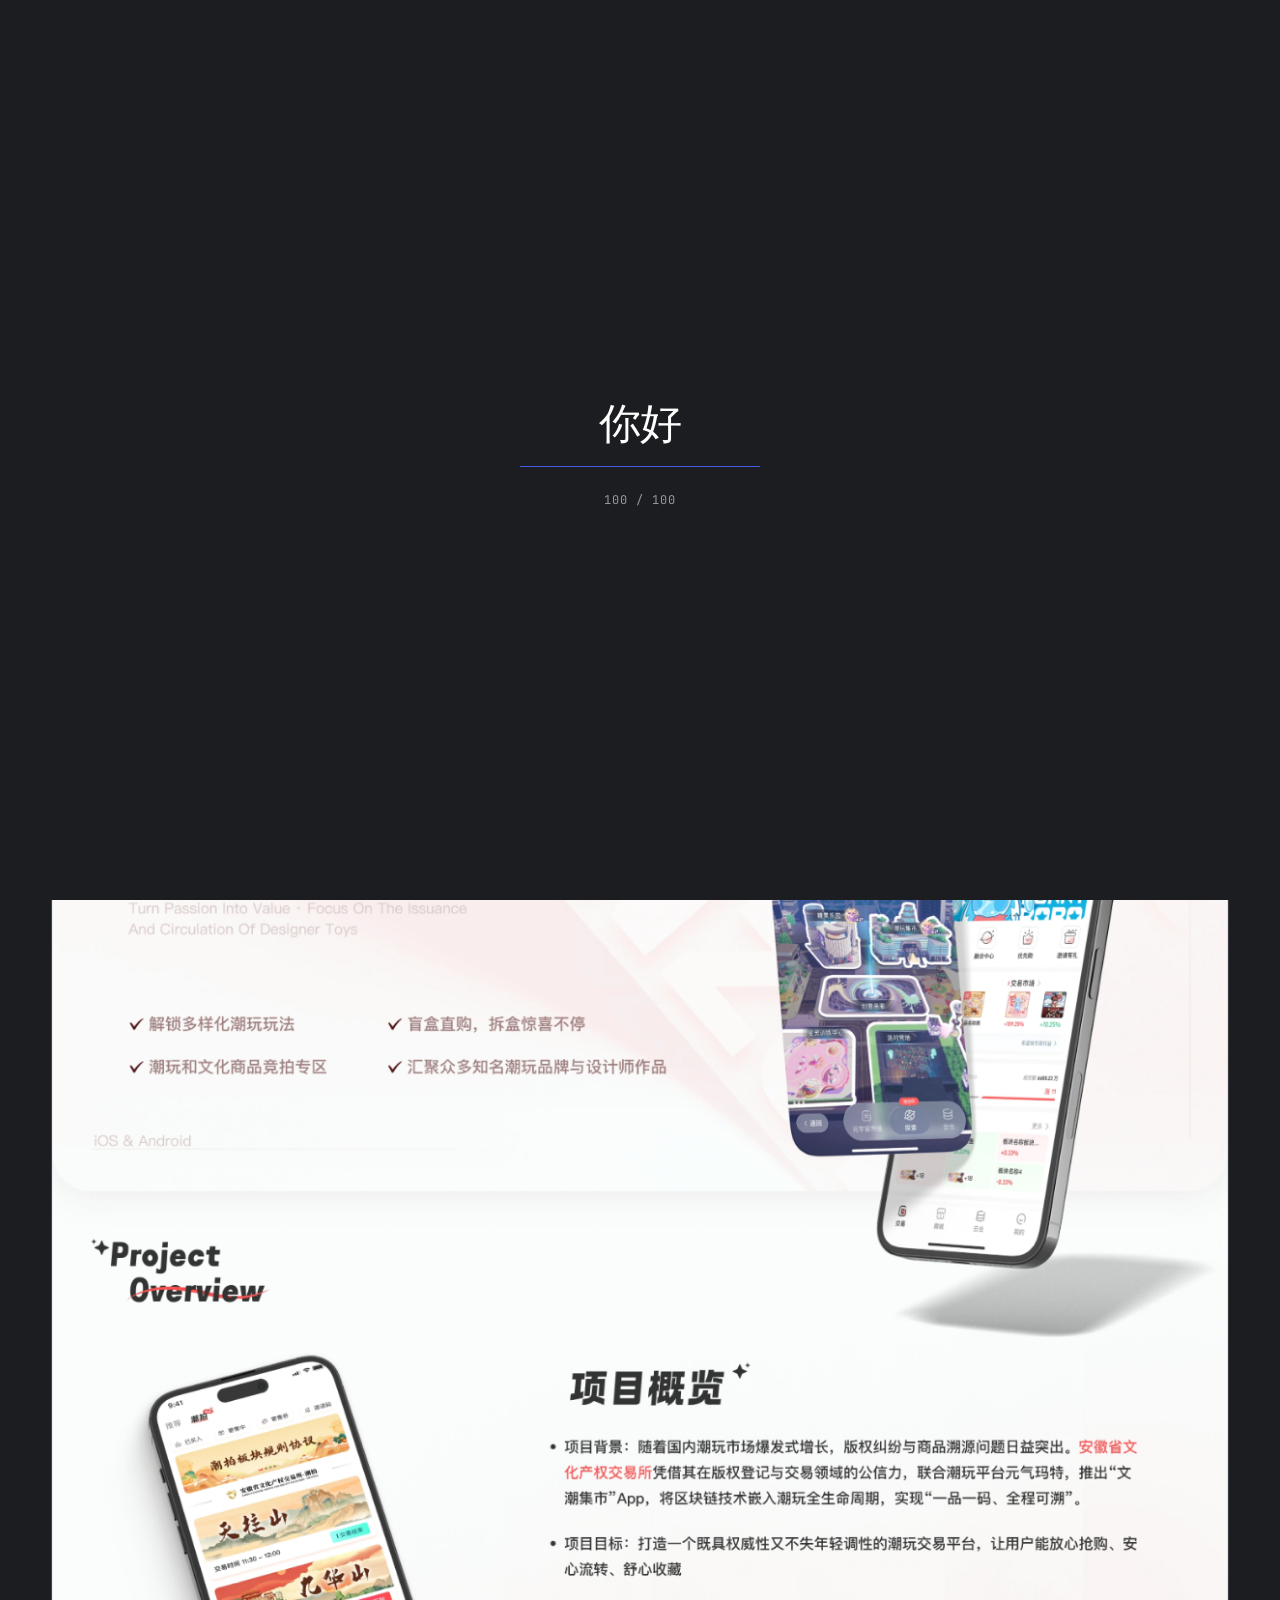
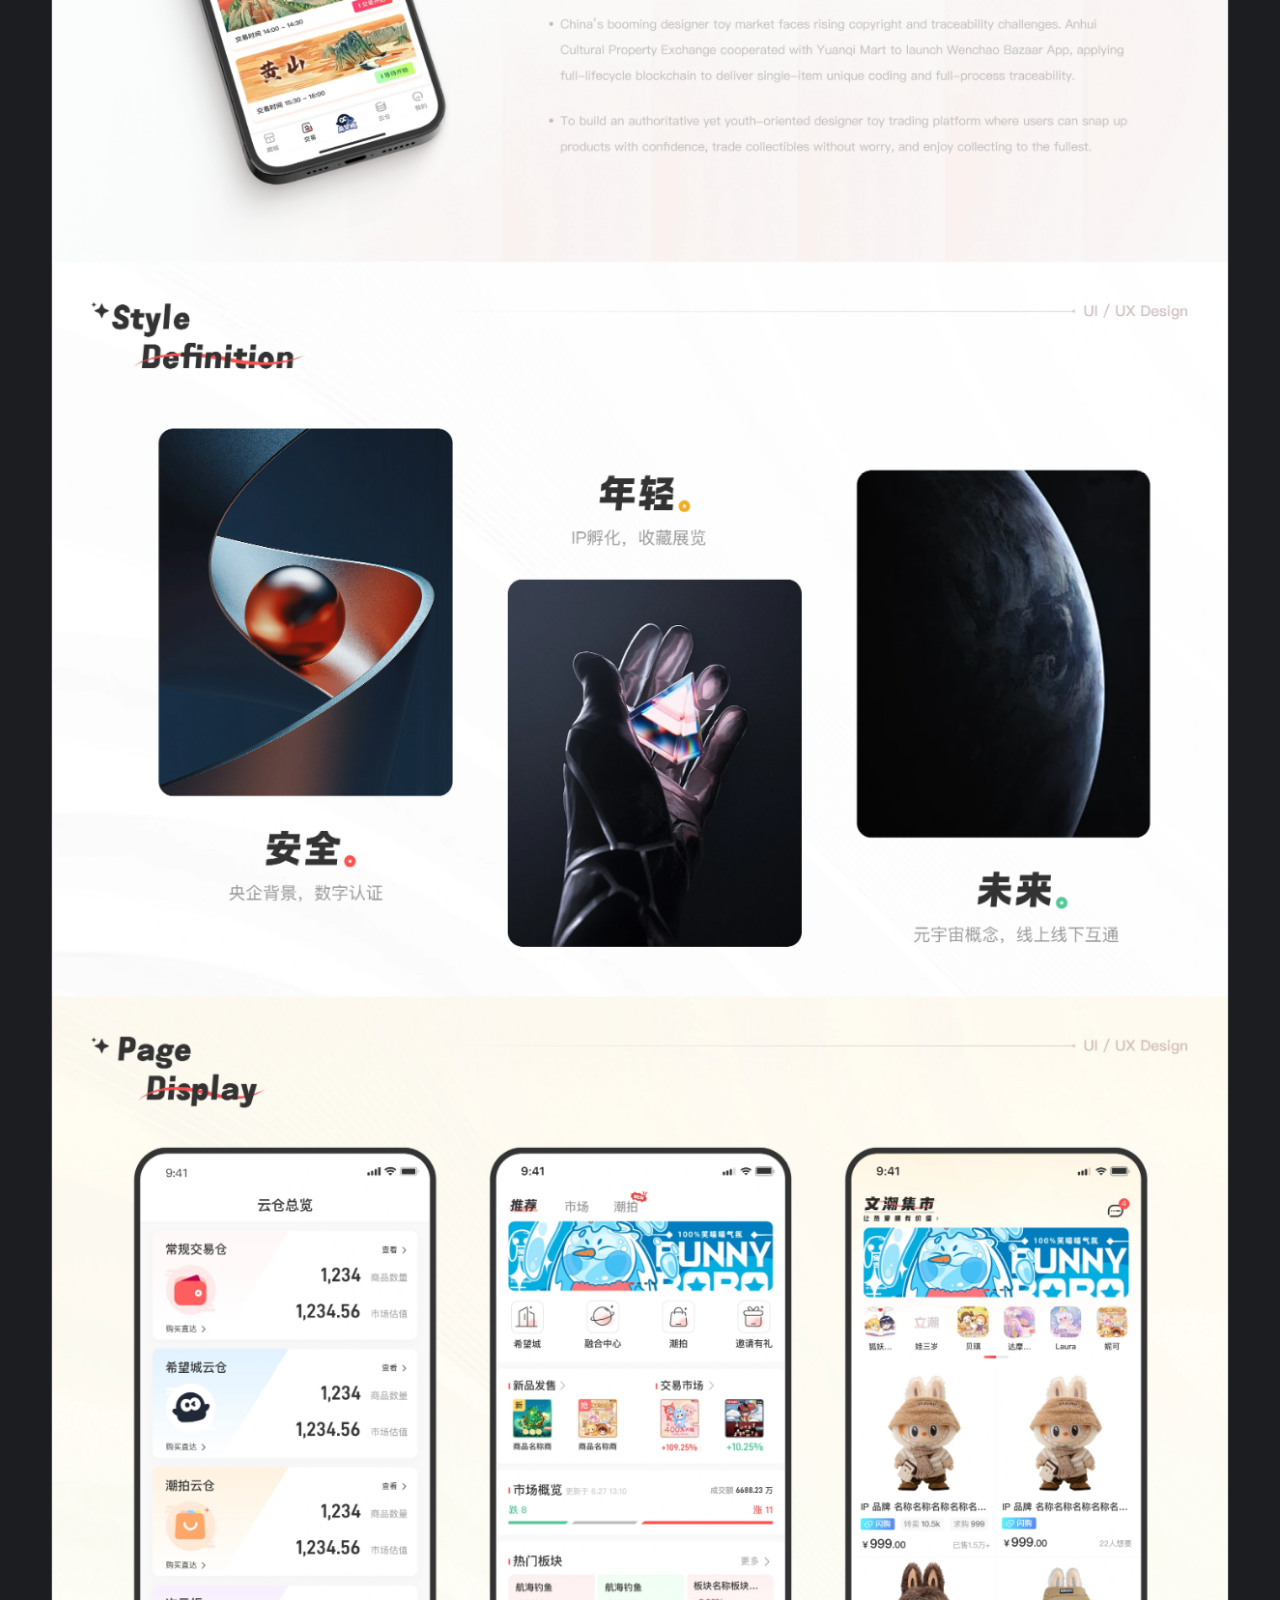
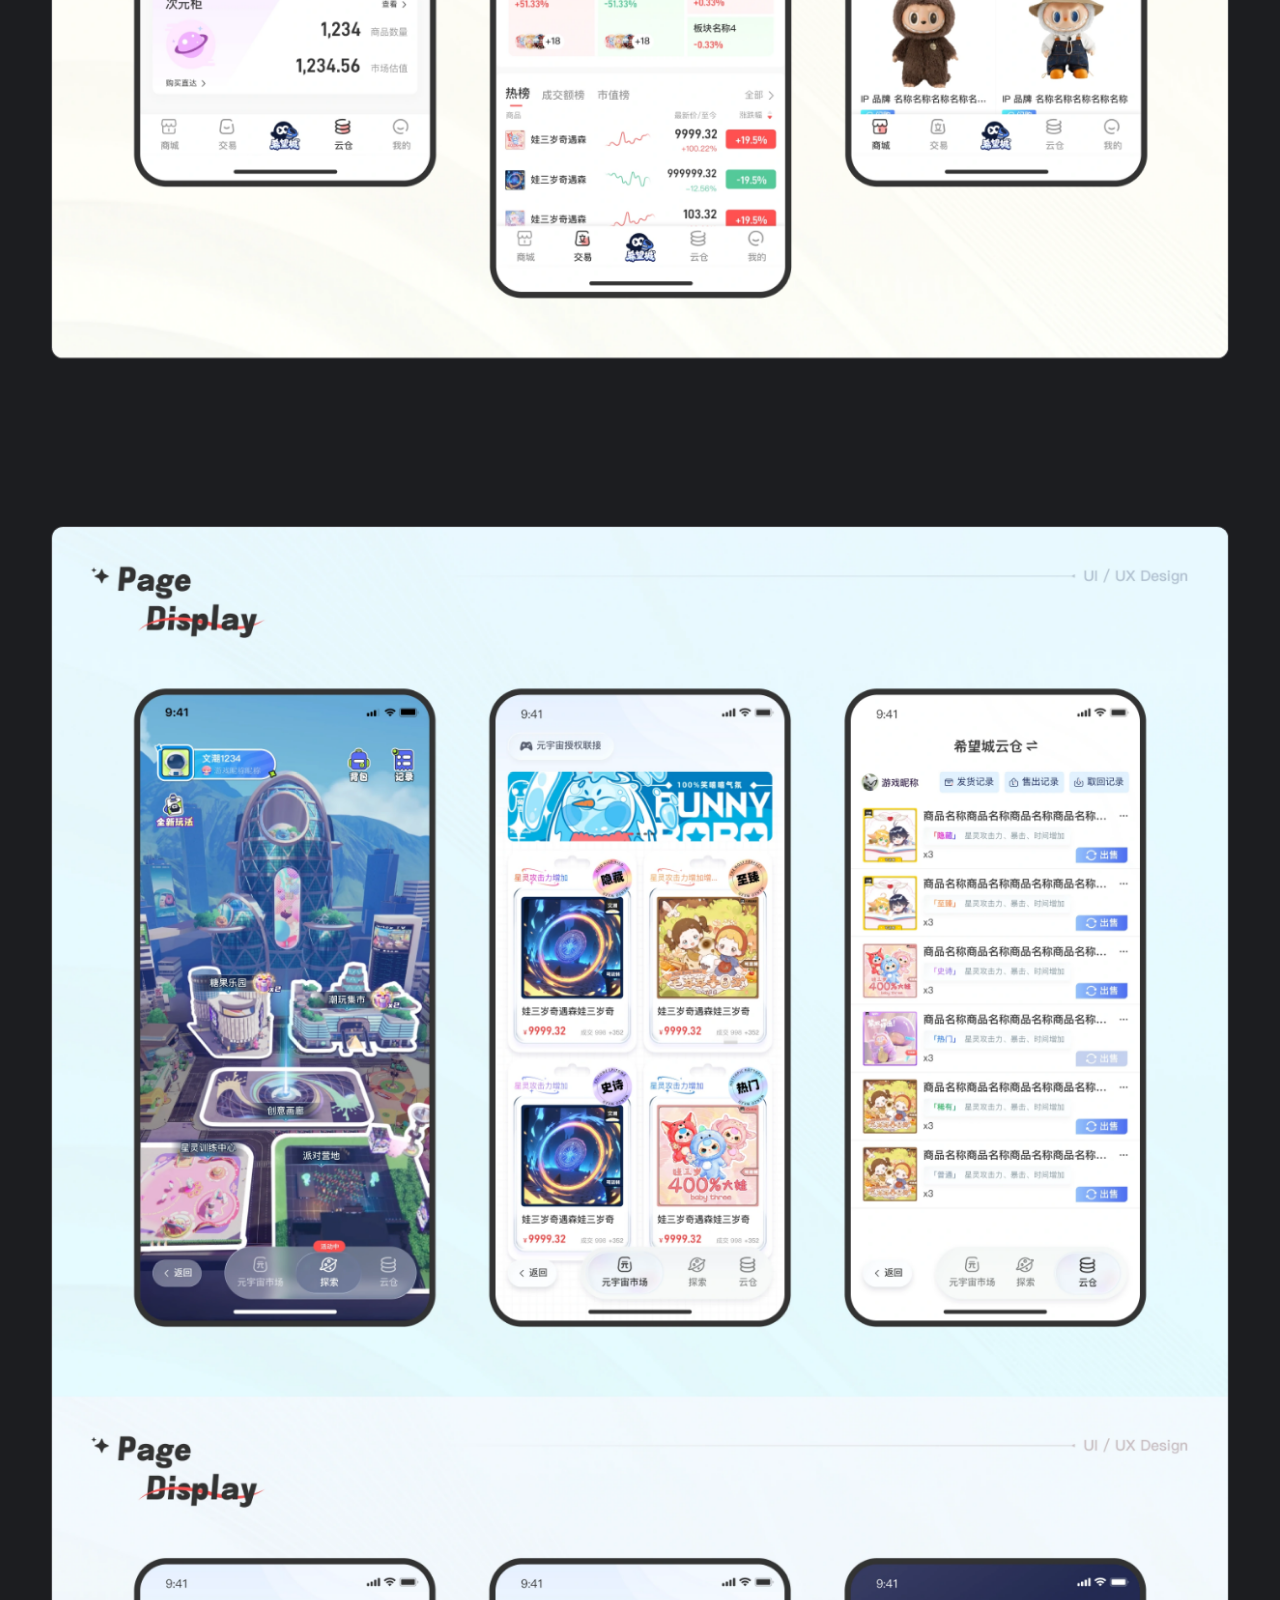
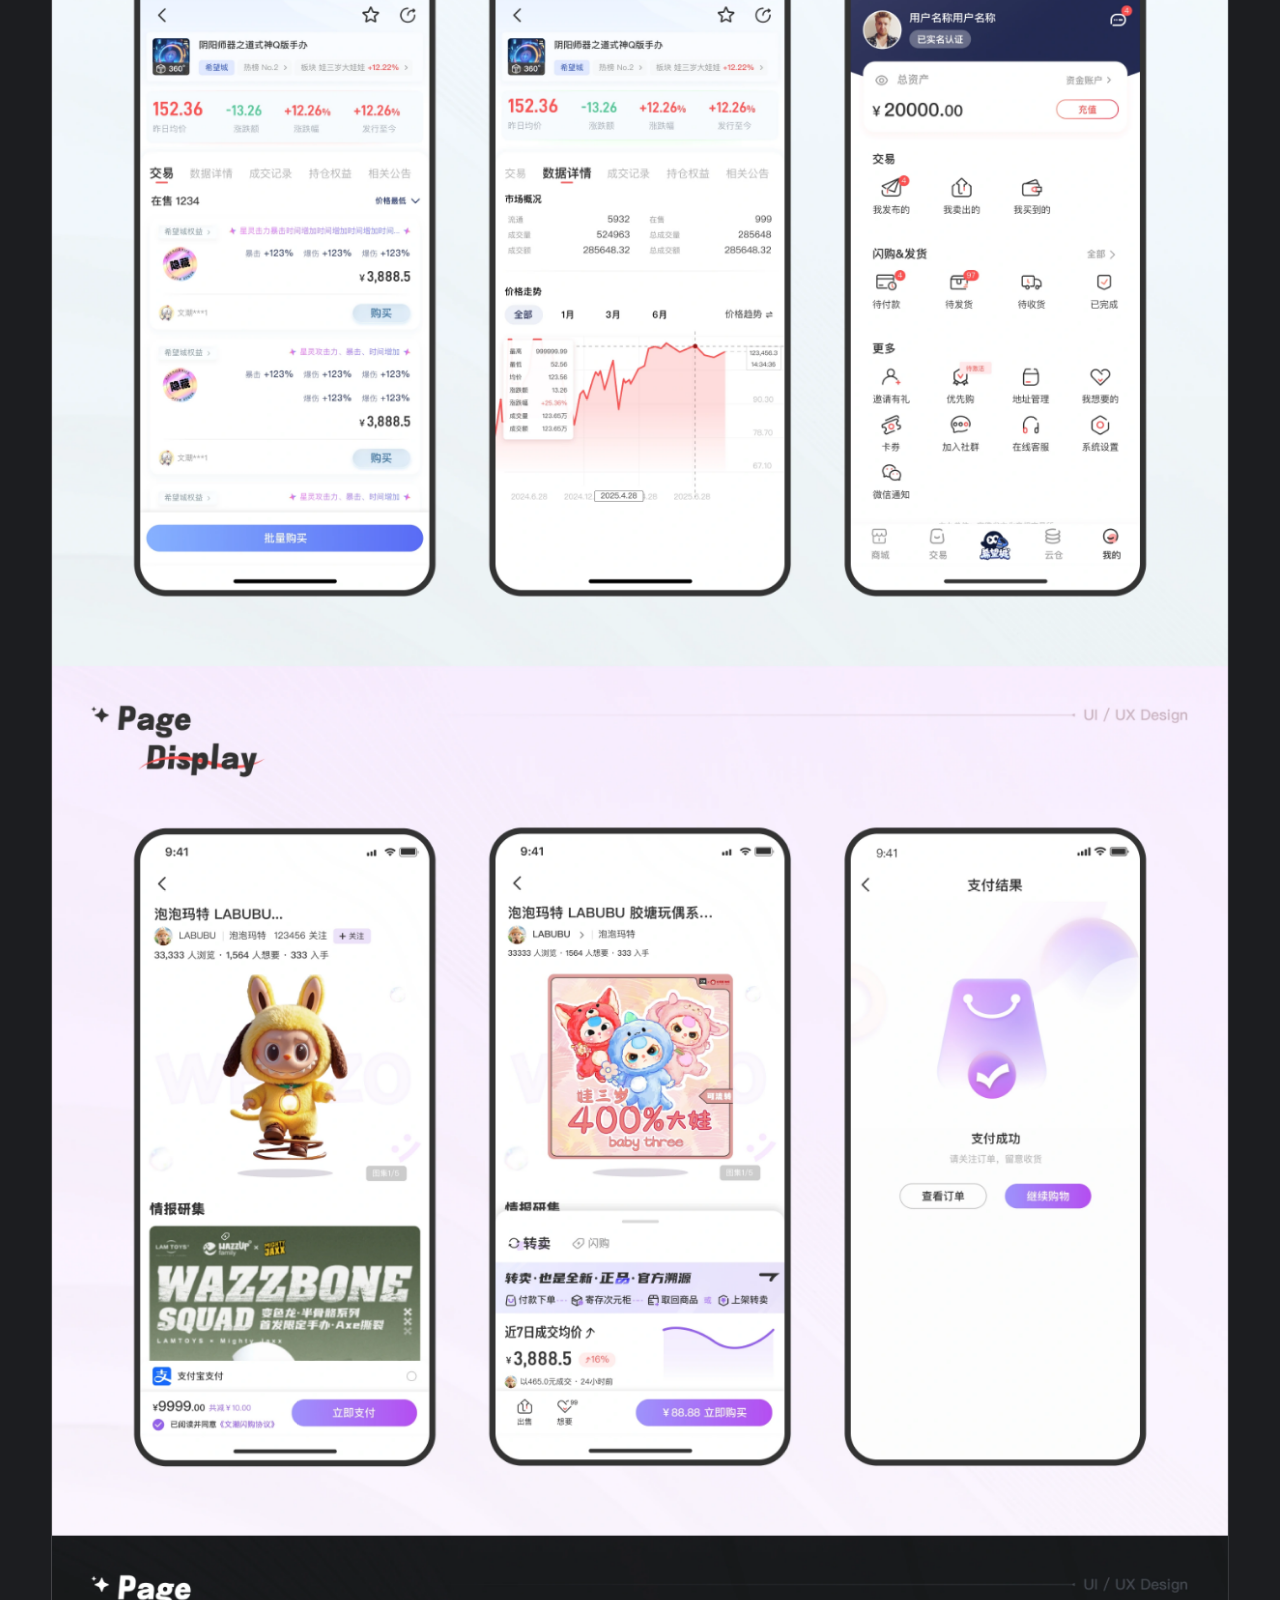
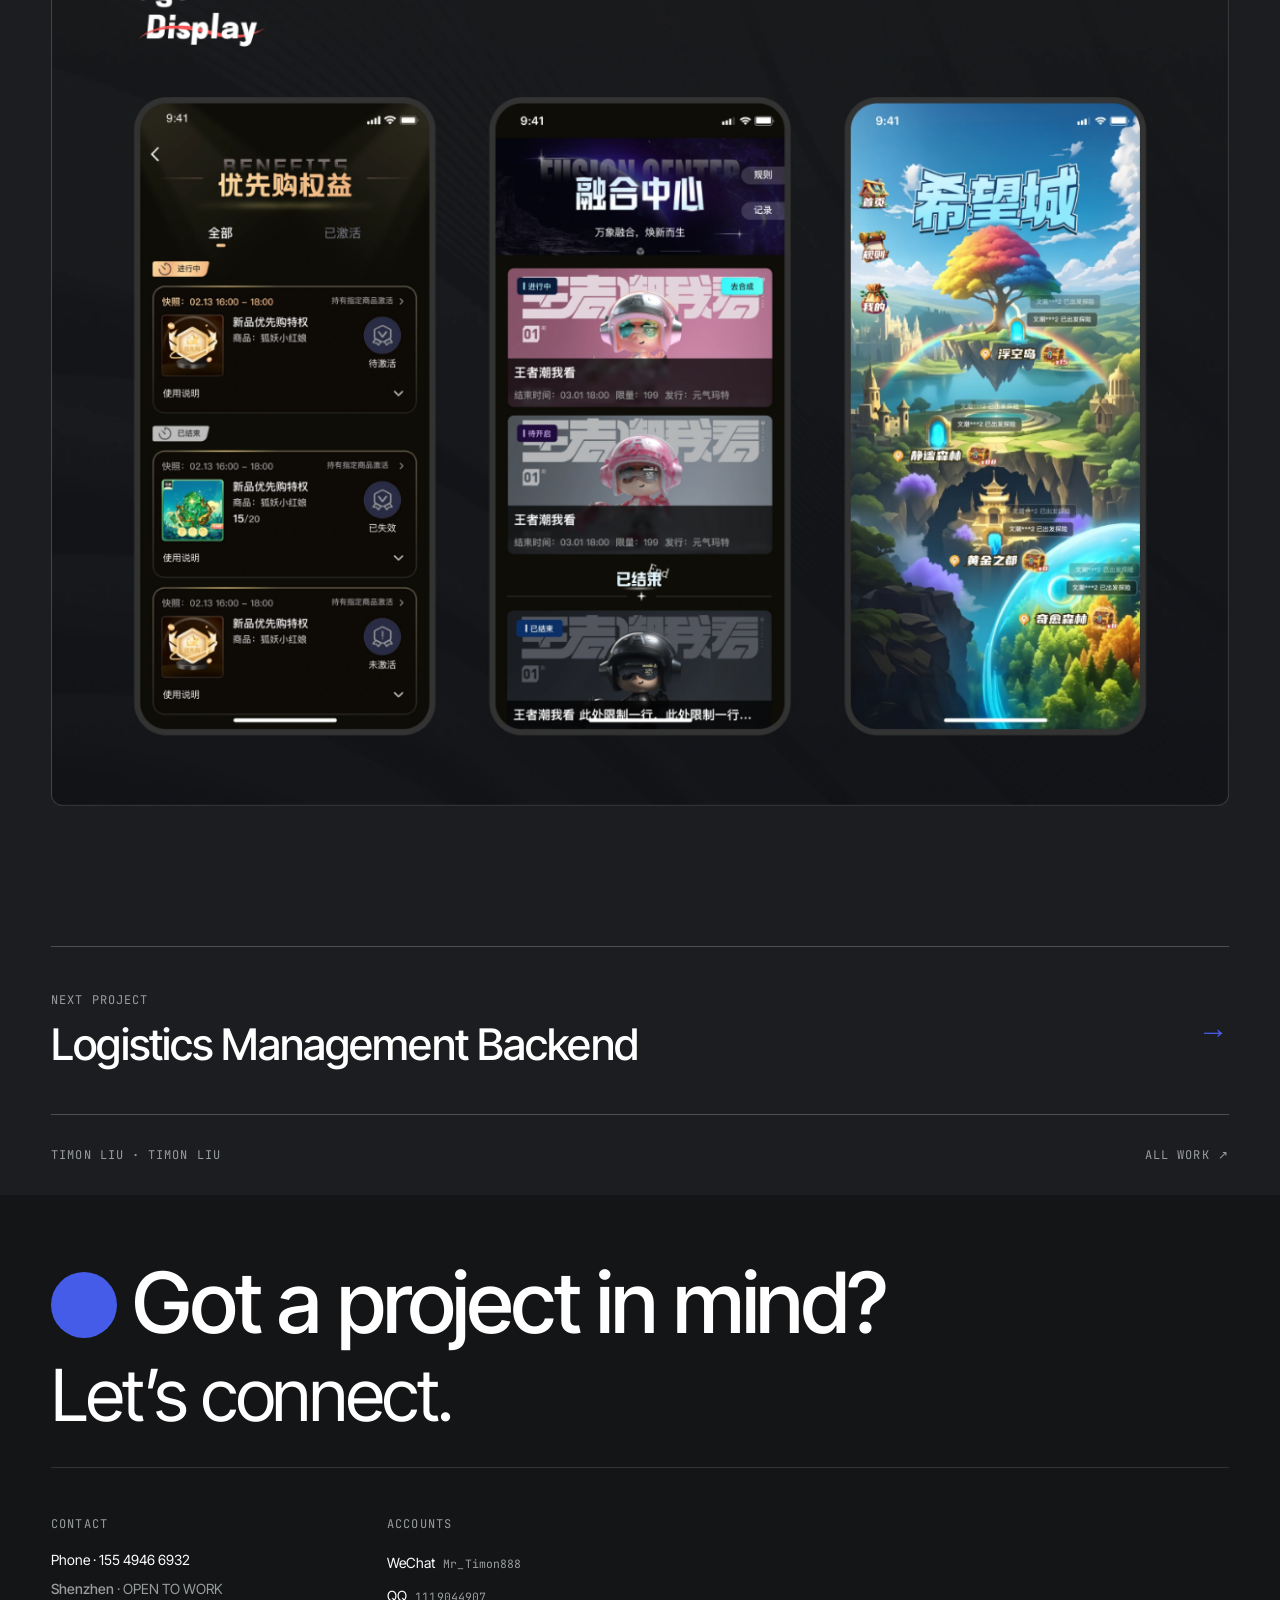
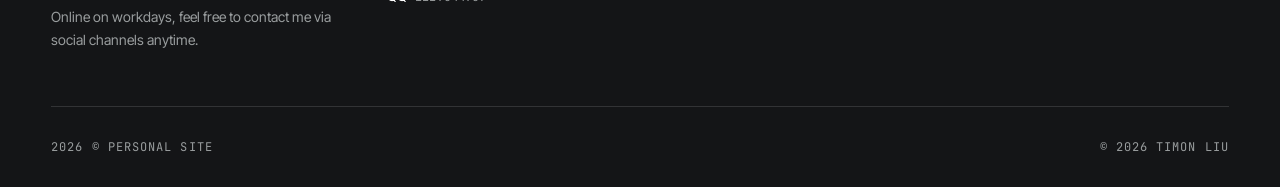
<file: work/genkimart-project-wenzo.html>
<!DOCTYPE html>
<html lang="en" class="no-js is-loading" data-cp-lang="en" data-opt-loader="on" data-opt-cursor="on" data-opt-smooth="on" data-opt-transition="on" data-opt-motion="on" data-page="work/genkimart-project-wenzo.html">
<head>
<meta charset="UTF-8">
<meta name="viewport" content="width=device-width, initial-scale=1, viewport-fit=cover">
<title>文潮集市 潮玩发行及流转 · Timon Liu — UI/UX Designer</title>
<meta name="description" content="Timon Liu is a senior UI/UX designer based in Shenzhen with 5+ years of consumer product design experience, embedding AI deeply into the design delivery workflow.">
<meta name="keywords" content="UI design,UX design,portfolio,product designer,Shenzhen,blind-box e-commerce,design system">
<meta name="author" content="Timon Liu">
<meta name="theme-color" content="#1C1D20">
<link rel="canonical" href="https://timon-designer.github.io/portfolio-site/work/genkimart-project-wenzo.html">

<!-- 分享卡片 -->
<meta property="og:type" content="website">
<meta property="og:title" content="文潮集市 潮玩发行及流转 · Timon Liu — UI/UX Designer">
<meta property="og:description" content="Timon Liu is a senior UI/UX designer based in Shenzhen with 5+ years of consumer product design experience, embedding AI deeply into the design delivery workflow.">
<meta property="og:image" content="https://timon-designer.github.io/portfolio-site/">
<meta name="twitter:card" content="summary_large_image">
<meta name="twitter:title" content="文潮集市 潮玩发行及流转 · Timon Liu — UI/UX Designer">
<meta name="twitter:description" content="Timon Liu is a senior UI/UX designer based in Shenzhen with 5+ years of consumer product design experience, embedding AI deeply into the design delivery workflow.">

<link rel="icon" href="data:image/svg+xml,%3Csvg xmlns='http://www.w3.org/2000/svg' viewBox='0 0 32 32'%3E%3Crect width='32' height='32' rx='8' fill='%231C1D20'/%3E%3Ctext x='16' y='23' font-family='Helvetica,Arial,sans-serif' font-size='19' font-weight='600' fill='%23455CE9' text-anchor='middle'%3ET%3C/text%3E%3C/svg%3E">
<link rel="apple-touch-icon" href="data:image/svg+xml,%3Csvg xmlns='http://www.w3.org/2000/svg' viewBox='0 0 32 32'%3E%3Crect width='32' height='32' rx='8' fill='%231C1D20'/%3E%3Ctext x='16' y='23' font-family='Helvetica,Arial,sans-serif' font-size='19' font-weight='600' fill='%23455CE9' text-anchor='middle'%3ET%3C/text%3E%3C/svg%3E">

<script>(function(){var d=document.documentElement;d.classList.remove('no-js');try{if(sessionStorage.getItem('__wipe')==='1'){d.classList.add('is-wiping');sessionStorage.removeItem('__wipe');}if(sessionStorage.getItem('__seen')==='1'){d.classList.add('is-seen');}if(localStorage.getItem('__lang')==='zh'){d.setAttribute('data-cp-lang','zh');d.setAttribute('lang','zh-CN');}}catch(e){}setTimeout(function(){if(window.__booted)return;d.classList.add('no-js');d.classList.remove('is-loading');},8000);})();</script>
<!-- 字体预加载：本地自托管，无外部依赖 -->
<link rel="preload" href="../assets/fonts/inter-tight-var.woff2" as="font" type="font/woff2" crossorigin>
<link rel="preload" href="../assets/fonts/mono-var.woff2" as="font" type="font/woff2" crossorigin>

<!-- 样式：按 令牌 → 基础 → 布局 → 组件 → 页面 的顺序，后面可以覆盖前面 -->
<link rel="stylesheet" href="../assets/css/tokens.css">
<link rel="stylesheet" href="../assets/css/base.css">
<link rel="stylesheet" href="../assets/css/layout.css">
<link rel="stylesheet" href="../assets/css/components.css">
<link rel="stylesheet" href="../assets/css/pages.css">
<style>:root{--t-heroRoleLead-s:1;--t-heroRoleLead-w:500;--t-aboutTitleAlt-s:1;--t-aboutTitleAlt-w:400;--t-cSvcTitle-s:1;--t-cSvcTitle-w:400;--t-cSvcBody-s:1;--t-cSvcBody-w:400;--t-cSkill-s:1;--t-cSkill-w:400;--t-cStory-s:1;--t-cStory-w:400;--t-cHlBody-s:1;--t-cHlBody-w:400;--t-cTlItem-s:1;--t-cTlItem-w:400;--t-cListName-s:1;--t-cListName-w:500;--t-cListMeta-s:1;--t-cListMeta-w:400;--t-cPHead-s:1;--t-cPHead-w:400;--t-cProjectTitle-s:1;--t-cProjectTitle-w:500;--t-cProjectTitleSub-s:0.55;--t-cProjectTitleSub-w:400;--t-cProjectIntro-s:1;--t-cProjectIntro-w:400;--t-cProjectMeta-s:1;--t-cProjectMeta-w:400;--t-cPBodyH-s:1;--t-cPBodyH-w:400;--t-cPBody-s:1;--t-cPBody-w:400;--t-cFigCaption-s:1;--t-cFigCaption-w:400;--t-cStatNum-s:1;--t-cStatNum-w:400}</style>

</head>
<body class="">

<a class="skip" href="#main"><span class="cp" data-cp="skip" data-mode="auto" style="--zs:1;--zw:400;--es:1;--ew:400"><span class="cp-zh">跳到主要内容</span><span class="cp-en">Skip to content</span></span></a>

<div class="loader" id="loader" aria-hidden="true">
  <div class="loader-panel loader-panel--top"></div>
  <div class="loader-panel loader-panel--bot"></div>
  <div class="loader-core">
    <div class="loader-words"><span class="loader-word" data-word="0">Hello</span><span class="loader-word" data-word="1">Bonjour</span><span class="loader-word" data-word="2">こんにちは</span><span class="loader-word" data-word="3">Ciao</span><span class="loader-word" data-word="4">Hola</span><span class="loader-word" data-word="5">Olá</span><span class="loader-word" data-word="6">안녕하세요</span><span class="loader-word" data-word="7">你好</span></div>
    <span class="loader-bar" aria-hidden="true">
      <span data-loader-bar style="transform:scaleX(0)"></span>
    </span>
    <span class="loader-num"><span data-loader-num>000</span> <em>/ 100</em></span>
  </div>
</div>
<div class="cursor" id="cursor" aria-hidden="true">
  <span class="cur-dot"></span>
  <span class="cur-ring"><span class="cur-label">View</span></span>
</div>
<div class="page-wipe" id="pageWipe" aria-hidden="true">
  <svg class="wipe-svg" viewBox="0 0 100 100" preserveAspectRatio="none" focusable="false" aria-hidden="true"><path class="wipe-path" d="M 0 0 H 100 C 100 33 100 67 100 100 H 0 Z"></path></svg>
  <span class="wipe-label" aria-hidden="true"><span class="wipe-page" data-wipe-page="navHome"><span class="cp" data-mode="auto"><span class="cp" data-cp="navHome" data-mode="en" style="--zs:1;--zw:400;--es:1;--ew:400"><span class="cp-zh">首页</span><span class="cp-en">Home</span></span></span></span><span class="wipe-page" data-wipe-page="navWork"><span class="cp" data-mode="auto"><span class="cp" data-cp="navWork" data-mode="en" style="--zs:1;--zw:400;--es:1;--ew:400"><span class="cp-zh">作品</span><span class="cp-en">Work</span></span></span></span><span class="wipe-page" data-wipe-page="navAbout"><span class="cp" data-mode="auto"><span class="cp" data-cp="navAbout" data-mode="en" style="--zs:1;--zw:400;--es:1;--ew:400"><span class="cp-zh">关于</span><span class="cp-en">About</span></span></span></span></span>
</div>
<div class="hover-preview" id="hoverPreview" aria-hidden="true"></div>

<header class="site-head" id="siteHead">
  <div class="head-inner">
    <a class="head-logo magnetic" href="../index.html" data-strength="10">
      <span class="mark">©</span>
      <span class="who"><span class="cp" data-cp="whoZh" data-mode="auto" style="--zs:1;--zw:400;--es:1;--ew:400"><span class="cp-zh">刘涛</span><span class="cp-en">Timon</span></span> <em><span class="cp" data-cp="whoEn" data-mode="auto" style="--zs:1;--zw:400;--es:1;--ew:400"><span class="cp-zh">Timon</span><span class="cp-en">Liu</span></span></em></span>
    </a>
    <nav class="head-right" aria-label="Main navigation">
      <a class="nav-btn magnetic" href="../index.html" data-strength="9"><span class="cp" data-cp="navHome" data-mode="en" style="--zs:1;--zw:400;--es:1;--ew:400"><span class="cp-zh">首页</span><span class="cp-en">Home</span></span></a>
      <a class="nav-btn magnetic is-active" href="../work.html" data-strength="9" aria-current="page"><span class="cp" data-cp="navWork" data-mode="en" style="--zs:1;--zw:400;--es:1;--ew:400"><span class="cp-zh">作品</span><span class="cp-en">Work</span></span></a>
      <a class="nav-btn magnetic" href="../about.html" data-strength="9"><span class="cp" data-cp="navAbout" data-mode="en" style="--zs:1;--zw:400;--es:1;--ew:400"><span class="cp-zh">关于</span><span class="cp-en">About</span></span></a>
      <button class="lang-btn magnetic" type="button" data-lang-toggle data-strength="8"
        aria-label="Switch language" title="Switch language">
        <span class="lb-zh lb-on">中</span><i>/</i><span class="lb-en">EN</span>
      </button>
      <button class="burger magnetic" type="button" data-menu-open data-strength="10" aria-expanded="false" aria-controls="menu">
        <span class="burger-bars" aria-hidden="true"><i></i><i></i></span>
        <span class="cp" data-cp="menuLabel" data-mode="auto" style="--zs:1;--zw:400;--es:1;--ew:400"><span class="cp-zh">菜单</span><span class="cp-en">Menu</span></span>
      </button>
    </nav>
  </div>
</header>
<div class="menu" id="menu" aria-hidden="true" hidden role="dialog" aria-modal="true" aria-label="Site menu">
  <div class="menu-veil" data-menu-close></div>
  <div class="menu-panel">
    <button class="menu-close" type="button" data-menu-close aria-label="Close menu" title="Close menu">
      <svg width="12" height="12" viewBox="0 0 12 12" fill="none" stroke="currentColor" stroke-width="1.5" aria-hidden="true"><path d="M1 1 L11 11 M11 1 L1 11"/></svg><span class="sr-only"><span class="cp" data-cp="menuClose" data-mode="auto" style="--zs:1;--zw:400;--es:1;--ew:400"><span class="cp-zh">关闭</span><span class="cp-en">Close</span></span></span>
    </button>
    <div class="menu-body">
      <h5 class="mono menu-title"><span class="cp" data-cp="menuNav" data-mode="auto" style="--zs:1;--zw:400;--es:1;--ew:400"><span class="cp-zh">导航</span><span class="cp-en">Navigation</span></span></h5>
      <div class="menu-scroll">
        <div class="menu-sec">
          <ul class="menu-list">
              <li><a class="magnetic" data-strength="14" href="../index.html"><span class="cp" data-cp="navHome" data-mode="en" style="--zs:1;--zw:400;--es:1;--ew:400"><span class="cp-zh">首页</span><span class="cp-en">Home</span></span></a></li>
            <li><a class="magnetic is-active" data-strength="14" href="../work.html"><span class="cp" data-cp="navWork" data-mode="en" style="--zs:1;--zw:400;--es:1;--ew:400"><span class="cp-zh">作品</span><span class="cp-en">Work</span></span></a></li>
            <li><a class="magnetic" data-strength="14" href="../about.html"><span class="cp" data-cp="navAbout" data-mode="en" style="--zs:1;--zw:400;--es:1;--ew:400"><span class="cp-zh">关于</span><span class="cp-en">About</span></span></a></li>
          </ul>
        </div>
      </div>
      
      <div class="menu-sec menu-bottom">
        <h5 class="mono"><span class="cp" data-cp="menuContact" data-mode="auto" style="--zs:1;--zw:400;--es:1;--ew:400"><span class="cp-zh">联系方式</span><span class="cp-en">Contact</span></span></h5>
        <ul class="ct-list"><li>
          <button type="button" class="ct-btn" data-copy="Mr_Timon888" data-copy-name="WeChat"
            aria-label="WeChat Mr_Timon888 — click to copy">
            <span class="ct-k"><span class="cp" data-cp="ct-0" data-mode="auto" style="--zs:1;--zw:400;--es:1;--ew:400"><span class="cp-zh">微信</span><span class="cp-en">WeChat</span></span></span>
            <span class="ct-swap">
              <span class="ct-v">Mr_Timon888</span>
              <span class="ct-hint">
                <span class="ct-hint-off"><span class="cp" data-cp="copyHint" data-mode="auto" style="--zs:1;--zw:400;--es:1;--ew:400"><span class="cp-zh">点击复制</span><span class="cp-en">Click to copy</span></span></span>
                <span class="ct-hint-on"><span class="cp" data-cp="copyDone" data-mode="auto" style="--zs:1;--zw:400;--es:1;--ew:400"><span class="cp-zh">已复制</span><span class="cp-en">Copied</span></span></span>
              </span>
            </span>
          </button>
        </li><li>
          <button type="button" class="ct-btn" data-copy="1119044907" data-copy-name="QQ"
            aria-label="QQ 1119044907 — click to copy">
            <span class="ct-k"><span class="cp" data-cp="ct-1" data-mode="auto" style="--zs:1;--zw:400;--es:1;--ew:400"><span class="cp-zh">QQ</span><span class="cp-en">QQ</span></span></span>
            <span class="ct-swap">
              <span class="ct-v">1119044907</span>
              <span class="ct-hint">
                <span class="ct-hint-off"><span class="cp" data-cp="copyHint" data-mode="auto" style="--zs:1;--zw:400;--es:1;--ew:400"><span class="cp-zh">点击复制</span><span class="cp-en">Click to copy</span></span></span>
                <span class="ct-hint-on"><span class="cp" data-cp="copyDone" data-mode="auto" style="--zs:1;--zw:400;--es:1;--ew:400"><span class="cp-zh">已复制</span><span class="cp-en">Copied</span></span></span>
              </span>
            </span>
          </button>
        </li>
        </ul><span class="sr-only" data-copy-fail><span class="cp" data-cp="copyFail" data-mode="auto" style="--zs:1;--zw:400;--es:1;--ew:400"><span class="cp-zh">复制失败，请长按选中</span><span class="cp-en">Copy failed — select manually</span></span></span>
      </div>
    </div>
  </div>
</div>

<main id="main">
<header class="p-head container">
      <a class="p-back" href="../work.html"><svg class="arr" viewBox="0 0 14 14" fill="none" stroke="currentColor" stroke-width="1.5" aria-hidden="true"><path d="M13 7 H1 M6 2 L1 7 L6 12"/></svg> <span class="cp" data-cp="pBack" data-mode="auto" style="--zs:1;--zw:400;--es:1;--ew:400"><span class="cp-zh">全部作品</span><span class="cp-en">All work</span></span></a>
      <span><span class="cp mono" data-cp="pHead" data-mode="zh" style="--zs:1;--zw:400;--es:0.8;--ew:400" data-ty="head"><span class="cp-zh">02 / 2024-2026</span><span class="cp-en">02 / 2024-2026</span></span></span>
    </header>

    <article class="container">
      <h1 class="cp cp-lines p-title" data-cp="inline" data-mode="auto" style="--zs:1;--zw:500;--es:1;--ew:500;--zs2:0.55;--zw2:400;--es2:0.55;--ew2:400" data-ty="title" data-reveal-lines><span class="cp-w cp-w-zh"><span class="line"><span class="line-in">文潮集市</span></span><span class="line line--sub"><span class="line-in dim">潮玩发行及流转</span></span></span><span class="cp-w cp-w-en"><span class="line"><span class="line-in">Wenzo</span></span><span class="line line--sub"><span class="line-in dim">Trendy Toy Issuance and Circulation</span></span></span></h1>

      <p class="p-intro reveal"></p>

      <dl class="p-meta reveal">
        <div><dt class="mono"><span class="cp" data-cp="cProjectMeta" data-mode="zh" style="--zs:1;--zw:400;--es:1;--ew:400" data-ty="meta"><span class="cp-zh">角色</span></span></dt><dd><span class="cp" data-cp="cProjectMeta" data-mode="zh" style="--zs:1;--zw:400;--es:1;--ew:400" data-ty="meta"><span class="cp-zh">UI/UX 设计师</span></span></dd></div>
        <div><dt class="mono"><span class="cp" data-cp="cProjectMeta" data-mode="zh" style="--zs:1;--zw:400;--es:1;--ew:400" data-ty="meta"><span class="cp-zh">时间</span></span></dt><dd><span class="cp" data-cp="cProjectMeta" data-mode="zh" style="--zs:1;--zw:400;--es:1;--ew:400" data-ty="meta"><span class="cp-zh">2024-2026</span></span></dd></div>
        <div><dt class="mono"><span class="cp" data-cp="pMetaTitle" data-mode="auto" style="--zs:1;--zw:400;--es:1;--ew:400"><span class="cp-zh">地区 / 年份</span><span class="cp-en">Location / Year</span></span></dt><dd><span class="cp" data-cp="cProjectMeta" data-mode="auto" style="--zs:1;--zw:400;--es:1;--ew:400" data-ty="meta"><span class="cp-zh">深圳</span><span class="cp-en">深圳</span></span> · 2024-2026</dd></div>
        <div><dt class="mono"><span class="cp" data-cp="pMetaLive" data-mode="auto" style="--zs:1;--zw:400;--es:1;--ew:400"><span class="cp-zh">线上</span><span class="cp-en">Live</span></span></dt><dd><a href="" target="_blank" rel="noopener noreferrer">安卓应用市场搜索 ↗</a></dd></div>
      </dl>

      

      <div class="p-body">
        <figure class="fig fig--wide mask">
        <div class="fig-media"><img src="../assets/img/文潮集市.webp" alt="" loading="lazy" decoding="async"></div>
        
      </figure>
      <figure class="fig fig--wide mask">
        <div class="fig-media"><img src="../assets/img/文潮集市-2.webp" alt="" loading="lazy" decoding="async"></div>
        
      </figure>
      </div>

      

      <a class="p-next" href="../work/genkimart-project-logistics.html">
      <span>
        <span class="p-next-k mono"><span class="cp" data-cp="pNext" data-mode="auto" style="--zs:1;--zw:400;--es:1;--ew:400"><span class="cp-zh">下一个项目</span><span class="cp-en">Next project</span></span></span>
        <span class="p-next-t"><span class="cp" data-cp="cListName" data-mode="auto" style="--zs:1;--zw:500;--es:1;--ew:500" data-ty="next"><span class="cp-zh">物流管理后台</span><span class="cp-en">Logistics Management Backend</span></span></span>
      </span>
      <span class="p-next-a" aria-hidden="true">→</span>
    </a>

      <div class="p-foot mono">
        <span><span class="cp" data-cp="pFootName" data-mode="auto" style="--zs:1;--zw:400;--es:1;--ew:400"><span class="cp-zh">刘涛 Timon</span><span class="cp-en">Timon Liu</span></span> · <span class="cp" data-cp="heroRoleTail" data-mode="auto" style="--zs:1.2;--zw:500;--es:1;--ew:400"><span class="cp-zh">刘涛</span><span class="cp-en">Timon Liu</span></span></span>
        <a href="../work.html"><span class="cp" data-cp="pFootAll" data-mode="auto" style="--zs:1;--zw:400;--es:1;--ew:400"><span class="cp-zh">全部作品</span><span class="cp-en">All work</span></span> ↗</a>
      </div>
    </article>
</main>

<footer class="site-foot">
  <div class="container container--medium">
    <div class="foot-cta-wrap">
      <h2 class="foot-cta" data-reveal-lines><span class="line"><span class="line-in"><span class="inline-pic" aria-hidden="true"></span><span class="cp" data-cp="footCta1" data-mode="auto" style="--zs:1;--zw:500;--es:1;--ew:500"><span class="cp-zh">有合适的机会？</span><span class="cp-en">Got a project in mind?</span></span></span></span><span class="line"><span class="line-in"><span class="cp" data-cp="footCta2" data-mode="en" style="--zs:0.85;--zw:400;--es:0.85;--ew:400"><span class="cp-zh">欢迎直接与我沟通～</span><span class="cp-en">Let’s connect.</span></span></span></span></h2>
      <span class="stripe"></span>
    </div>

    <div class="foot-meta">
      <div class="foot-col">
        <h5 class="mono"><span class="cp" data-cp="footColContact" data-mode="auto" style="--zs:1;--zw:400;--es:1;--ew:400"><span class="cp-zh">联系方式</span><span class="cp-en">Contact</span></span></h5>
        <p class="is-strong">Phone · 155 4946 6932</p>
        <p><span class="cp" data-cp="city" data-mode="auto" style="--zs:1;--zw:500;--es:1;--ew:500"><span class="cp-zh">深圳</span><span class="cp-en">Shenzhen</span></span> · <span class="cp" data-cp="availability" data-mode="en" style="--zs:1;--zw:400;--es:1;--ew:400"><span class="cp-zh">开放机会</span><span class="cp-en">OPEN TO WORK</span></span></p>
        <p class="dim"><span class="cp" data-cp="footReply" data-mode="auto" style="--zs:1;--zw:400;--es:1;--ew:400"><span class="cp-zh">工作日在线，随时通过社交方式联系我</span><span class="cp-en">Online on workdays, feel free to contact me via social channels anytime.</span></span></p>
      </div>
      <div class="foot-col">
        <h5 class="mono"><span class="cp" data-cp="footColSocial" data-mode="auto" style="--zs:1;--zw:400;--es:1;--ew:400"><span class="cp-zh">社交账号</span><span class="cp-en">Accounts</span></span></h5>
        <ul class="ct-list ct-list--col"><li>
          <button type="button" class="ct-btn" data-copy="Mr_Timon888" data-copy-name="WeChat"
            aria-label="WeChat Mr_Timon888 — click to copy">
            <span class="ct-k"><span class="cp" data-cp="ct-0" data-mode="auto" style="--zs:1;--zw:400;--es:1;--ew:400"><span class="cp-zh">微信</span><span class="cp-en">WeChat</span></span></span>
            <span class="ct-swap">
              <span class="ct-v">Mr_Timon888</span>
              <span class="ct-hint">
                <span class="ct-hint-off"><span class="cp" data-cp="copyHint" data-mode="auto" style="--zs:1;--zw:400;--es:1;--ew:400"><span class="cp-zh">点击复制</span><span class="cp-en">Click to copy</span></span></span>
                <span class="ct-hint-on"><span class="cp" data-cp="copyDone" data-mode="auto" style="--zs:1;--zw:400;--es:1;--ew:400"><span class="cp-zh">已复制</span><span class="cp-en">Copied</span></span></span>
              </span>
            </span>
          </button>
        </li><li>
          <button type="button" class="ct-btn" data-copy="1119044907" data-copy-name="QQ"
            aria-label="QQ 1119044907 — click to copy">
            <span class="ct-k"><span class="cp" data-cp="ct-1" data-mode="auto" style="--zs:1;--zw:400;--es:1;--ew:400"><span class="cp-zh">QQ</span><span class="cp-en">QQ</span></span></span>
            <span class="ct-swap">
              <span class="ct-v">1119044907</span>
              <span class="ct-hint">
                <span class="ct-hint-off"><span class="cp" data-cp="copyHint" data-mode="auto" style="--zs:1;--zw:400;--es:1;--ew:400"><span class="cp-zh">点击复制</span><span class="cp-en">Click to copy</span></span></span>
                <span class="ct-hint-on"><span class="cp" data-cp="copyDone" data-mode="auto" style="--zs:1;--zw:400;--es:1;--ew:400"><span class="cp-zh">已复制</span><span class="cp-en">Copied</span></span></span>
              </span>
            </span>
          </button>
        </li>
        </ul><span class="sr-only" data-copy-fail><span class="cp" data-cp="copyFail" data-mode="auto" style="--zs:1;--zw:400;--es:1;--ew:400"><span class="cp-zh">复制失败，请长按选中</span><span class="cp-en">Copy failed — select manually</span></span></span>
      </div>
    </div>

    <div class="foot-bottom mono">
      <span><span class="cp" data-cp="footVersion" data-mode="auto" style="--zs:1;--zw:400;--es:1;--ew:400"><span class="cp-zh">2026 © 个人站</span><span class="cp-en">2026 © Personal site</span></span></span>
      <span></span>
      <span><span class="cp" data-cp="footCopyright" data-mode="auto" style="--zs:1;--zw:400;--es:1;--ew:400"><span class="cp-zh">© 2026 刘涛 Timon</span><span class="cp-en">© 2026 Timon Liu</span></span></span>
    </div>
  </div>
</footer>

<button class="to-top" id="toTop" type="button" aria-label="Back to top" title="Back to top">
  <svg viewBox="0 0 14 14" fill="none" stroke="currentColor" stroke-width="1.5" aria-hidden="true"><path d="M7 13 V1 M2 6 L7 1 L12 6"/></svg>
</button>

<script src="../vendor/lenis.min.js"></script>
<script src="../assets/js/runtime.js"></script>

</body>
</html>
</file>
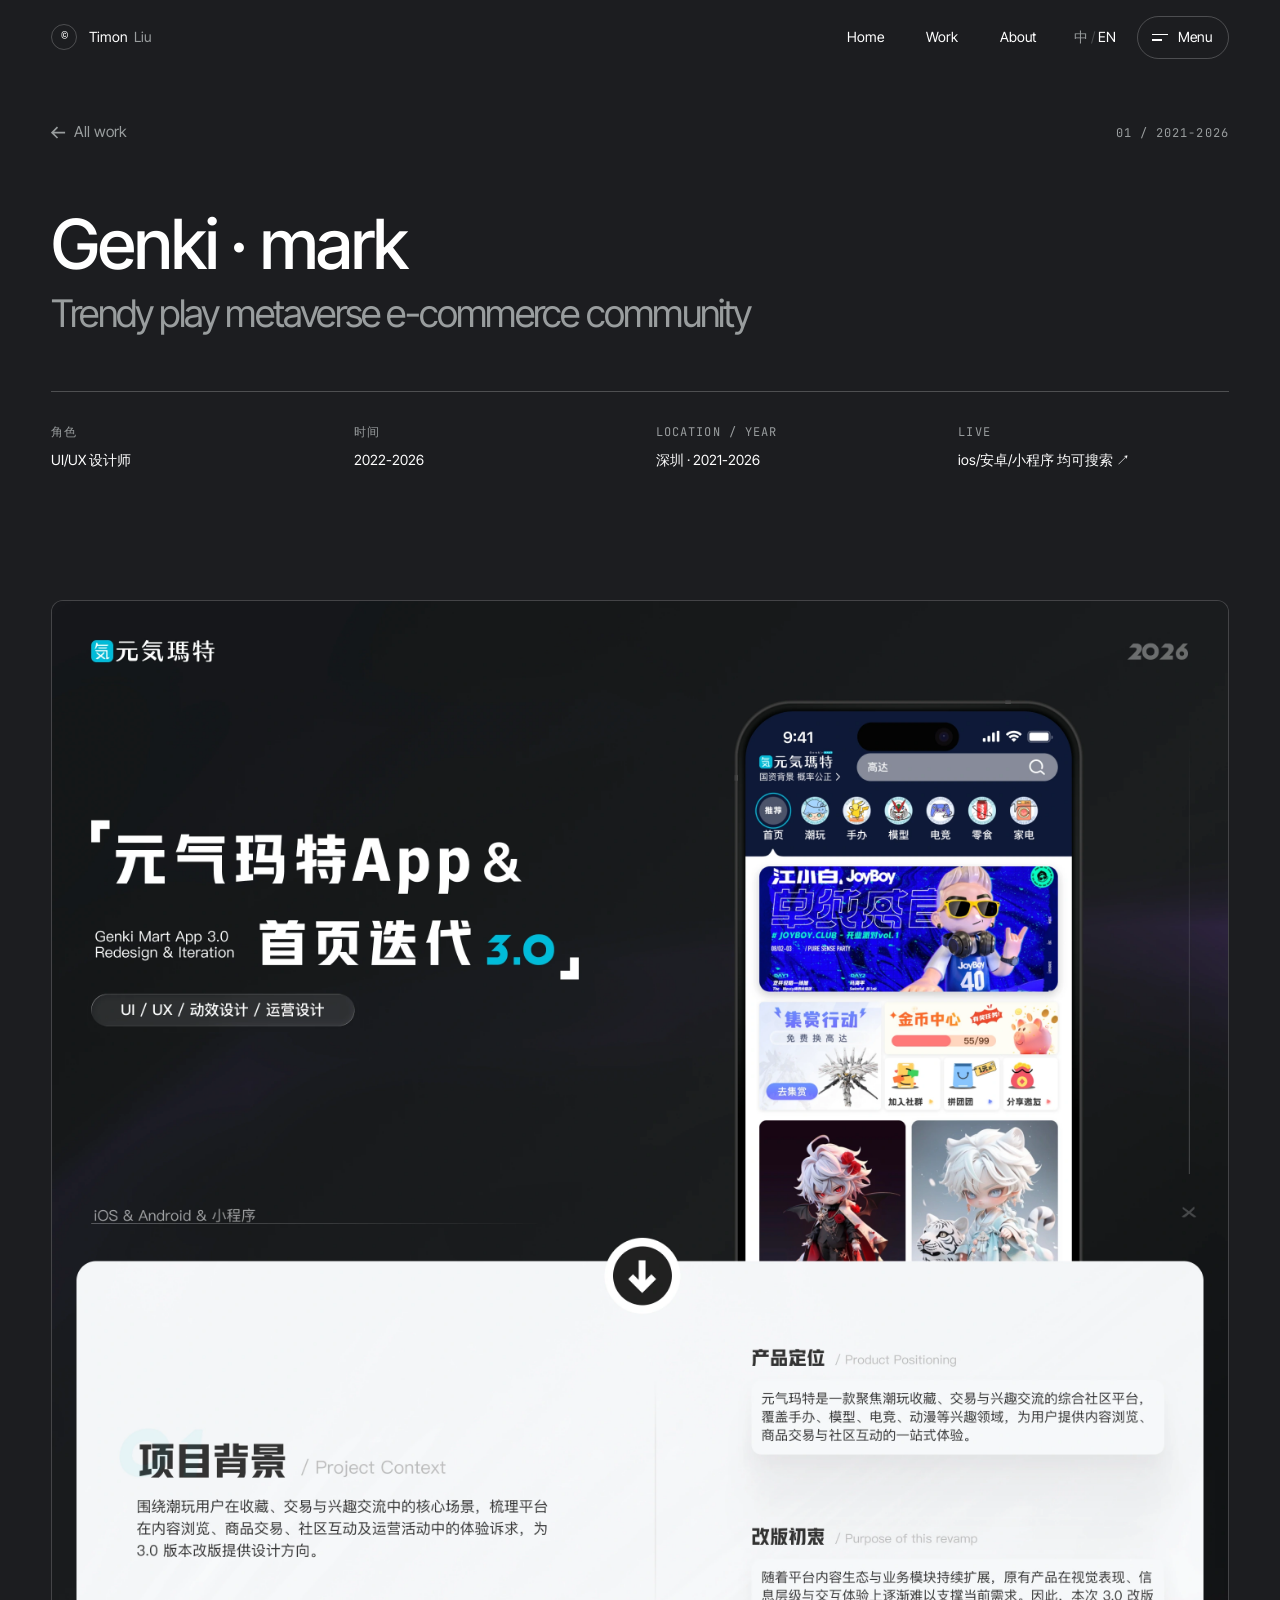
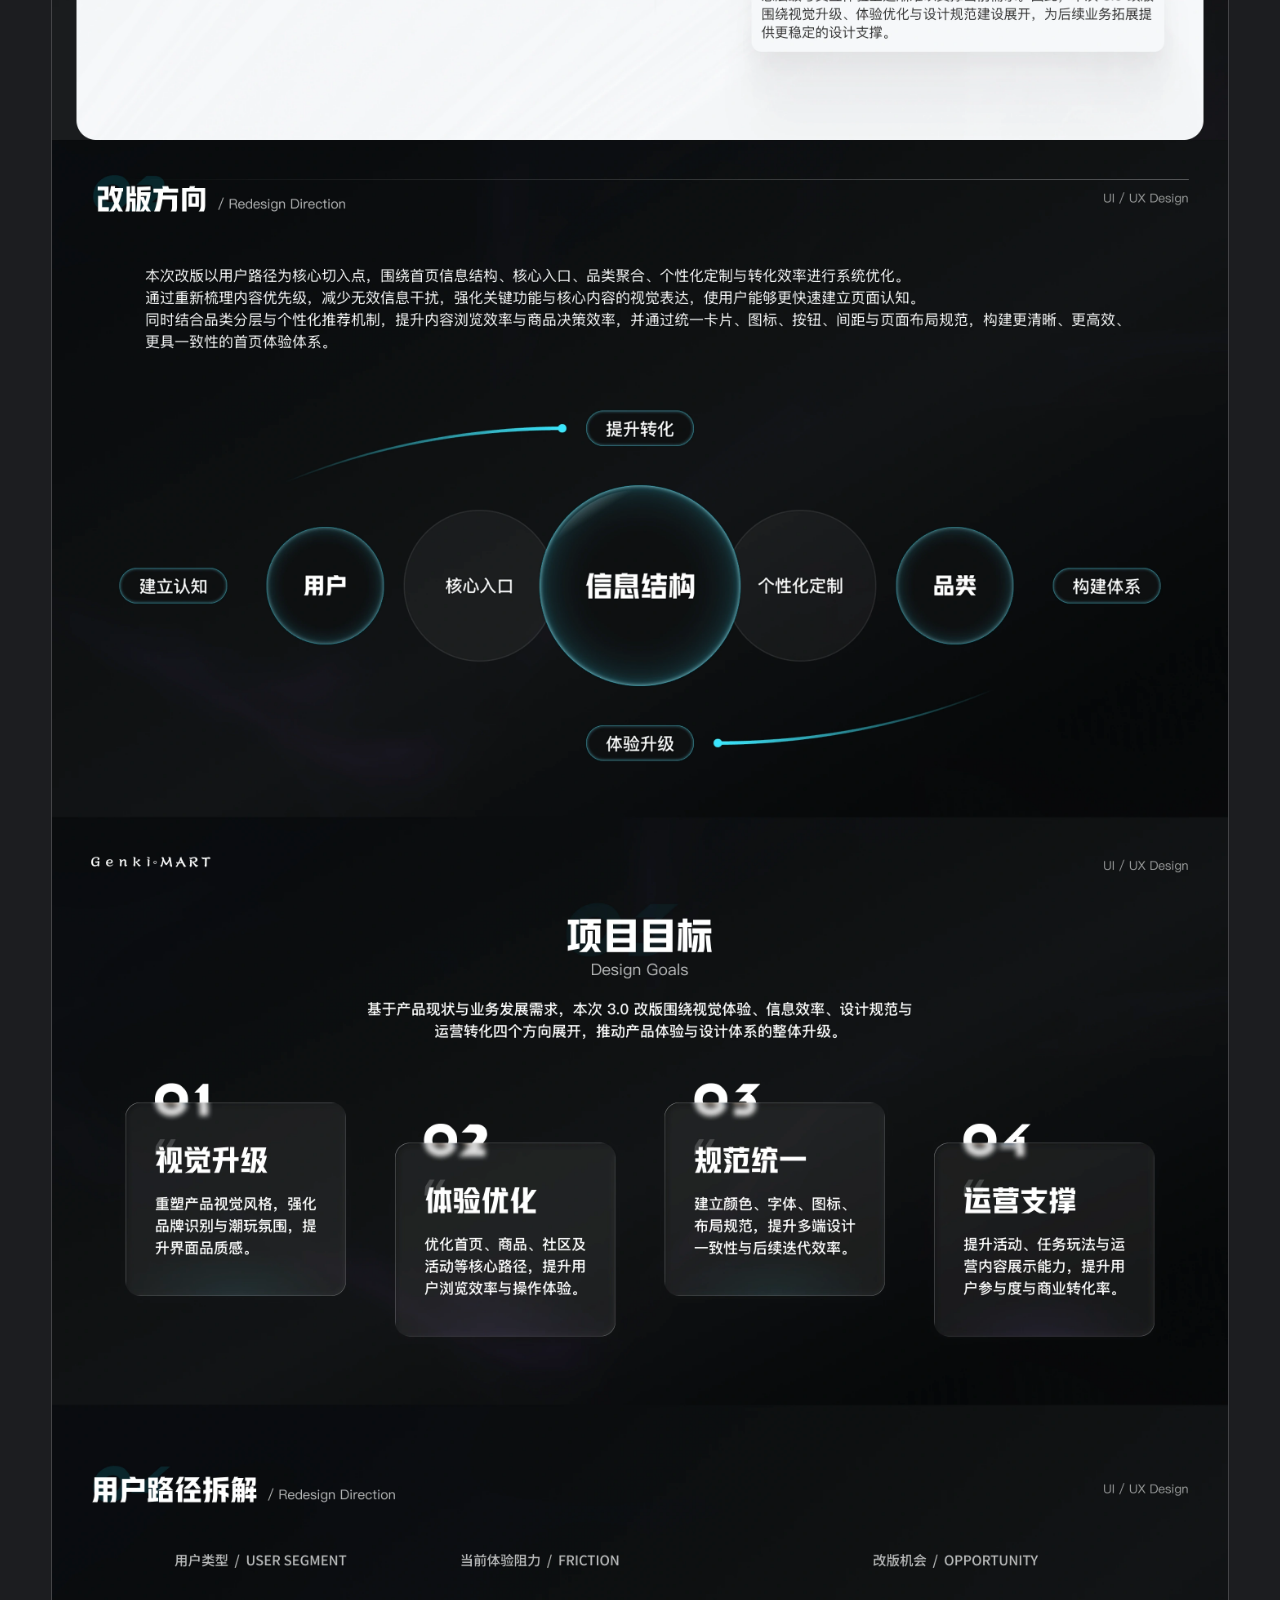
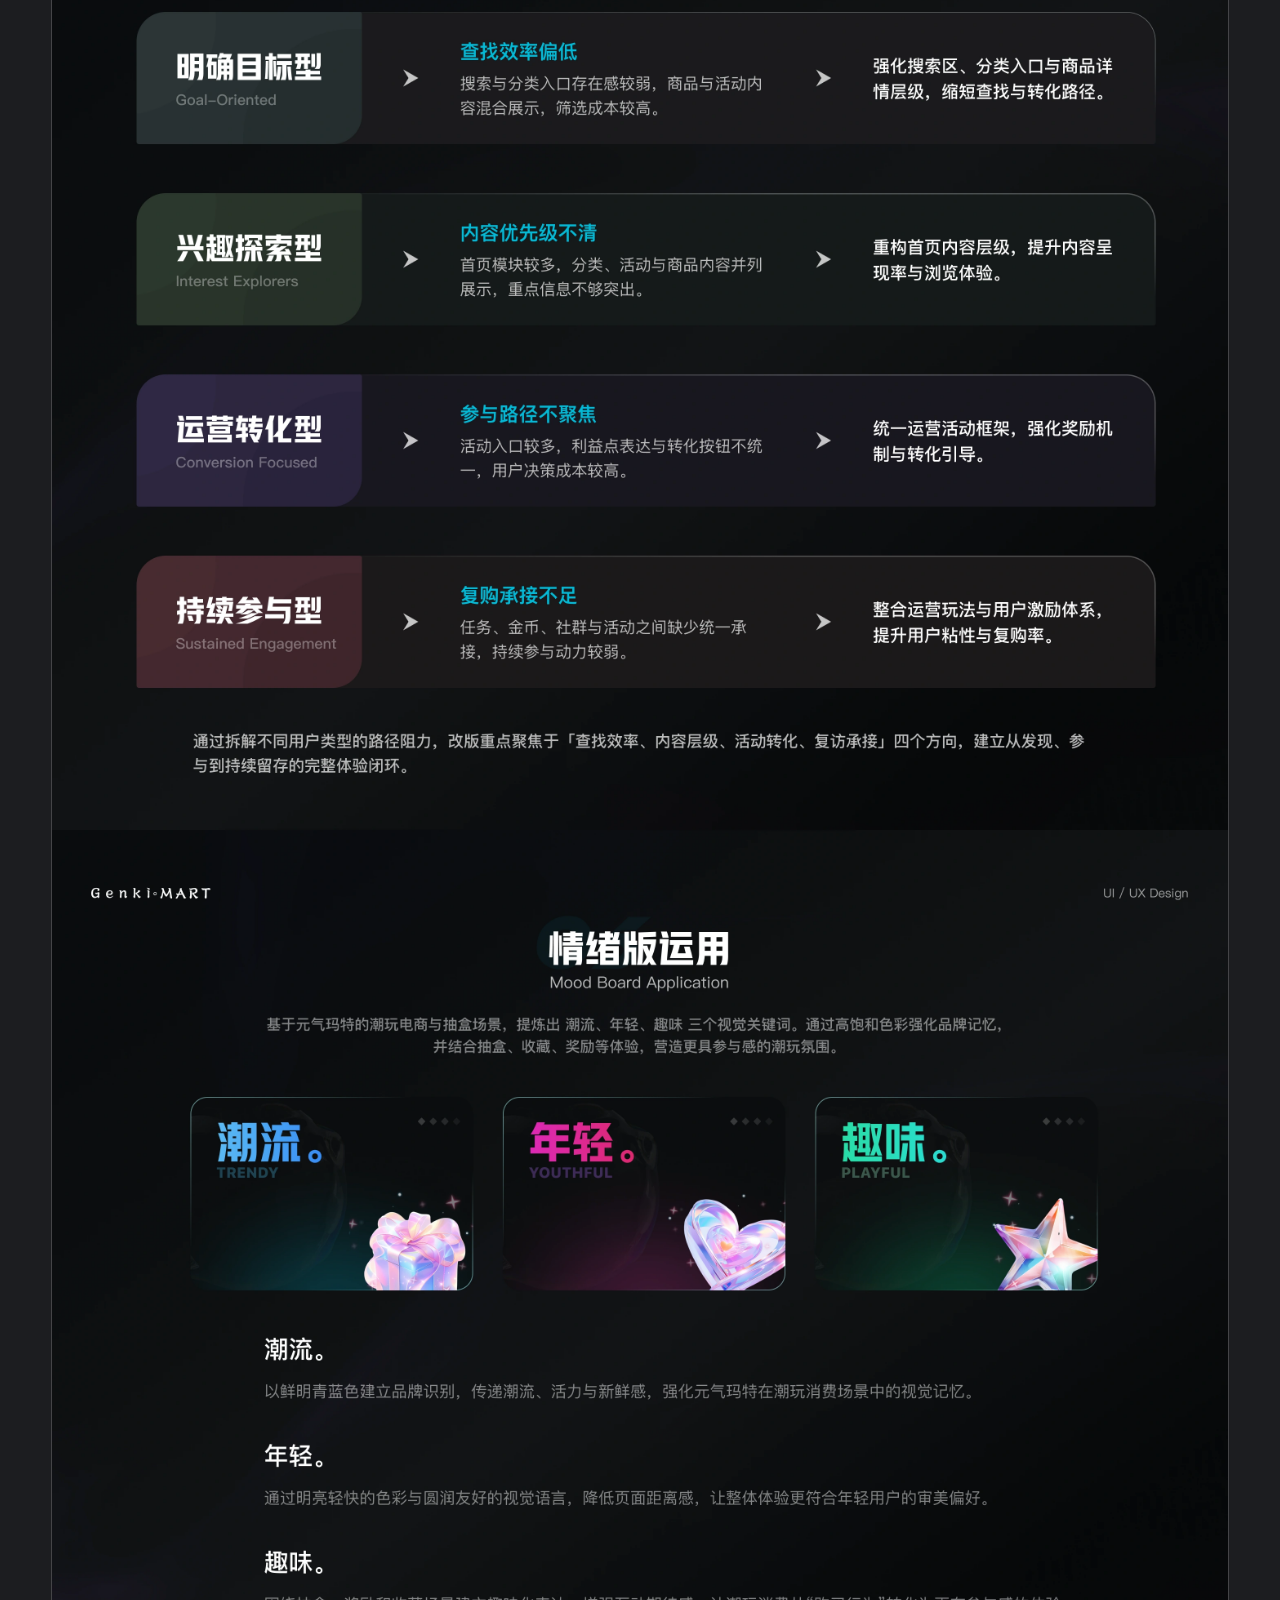
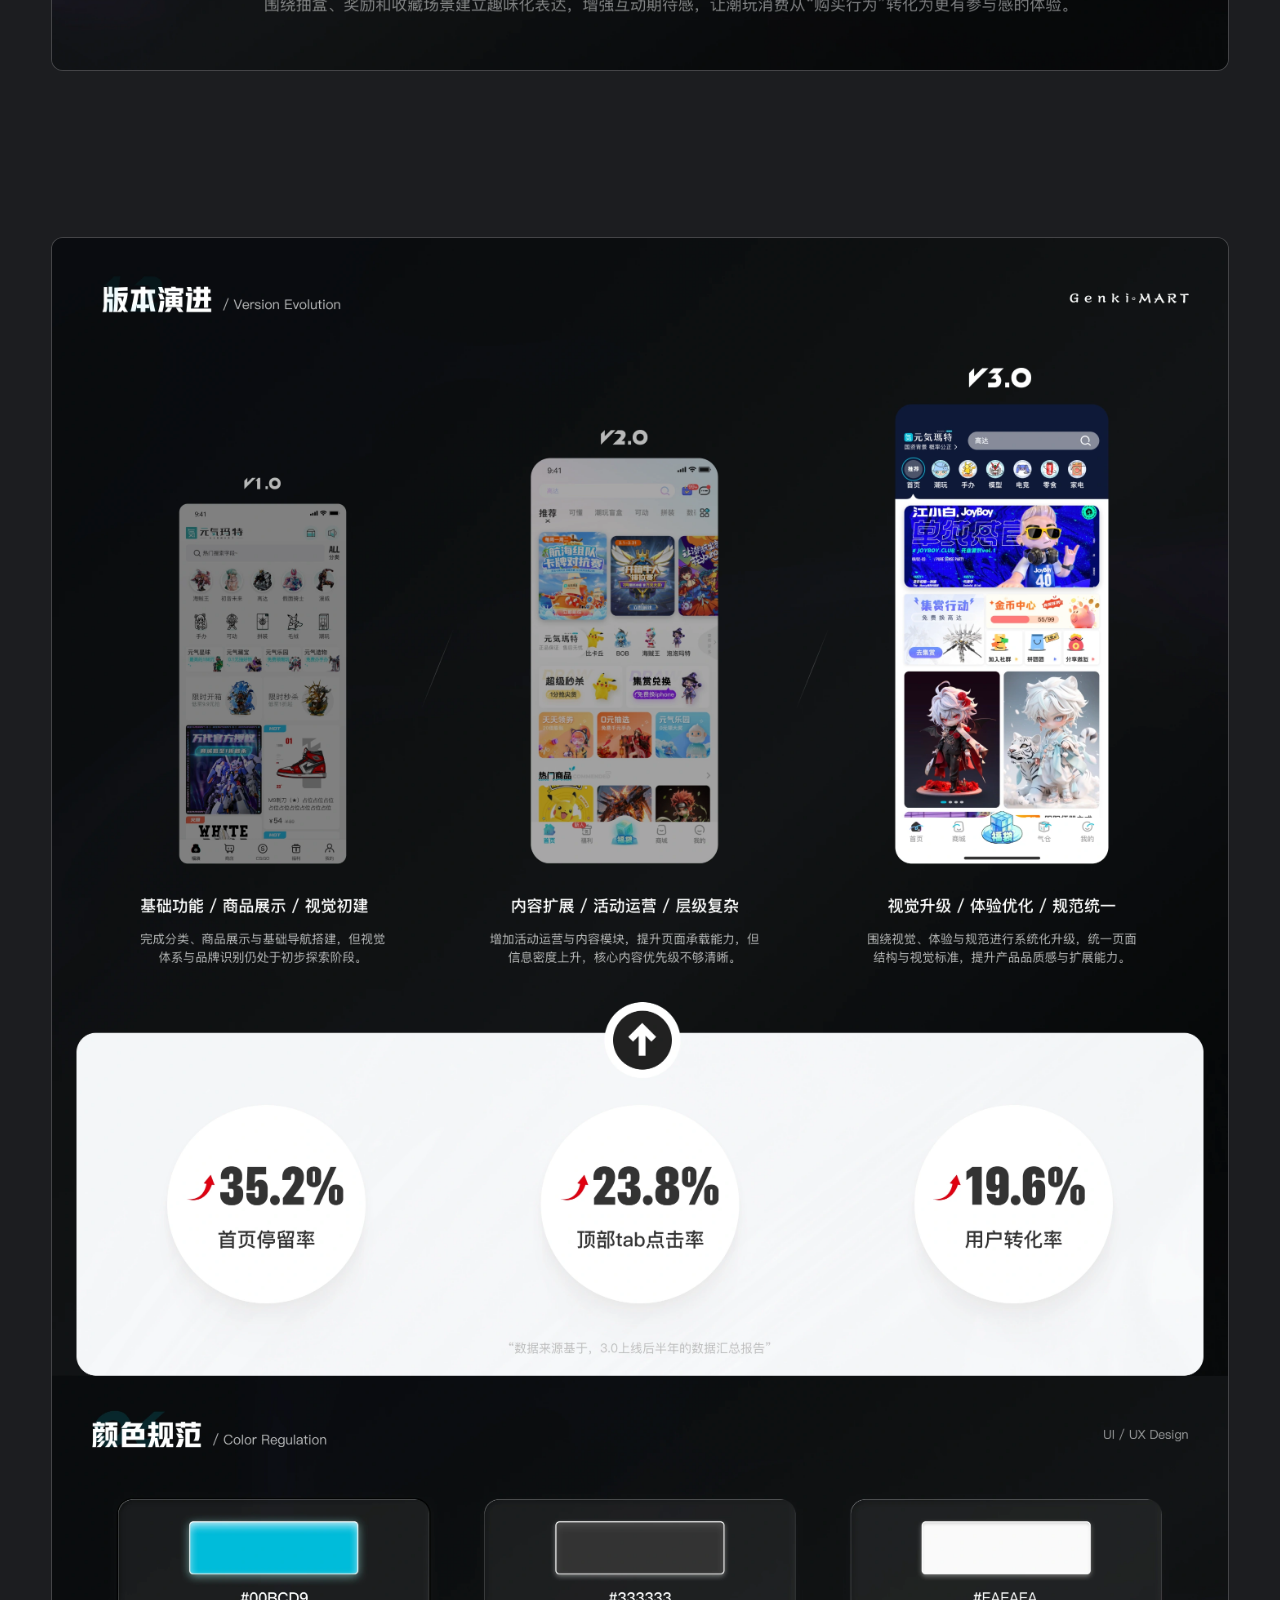
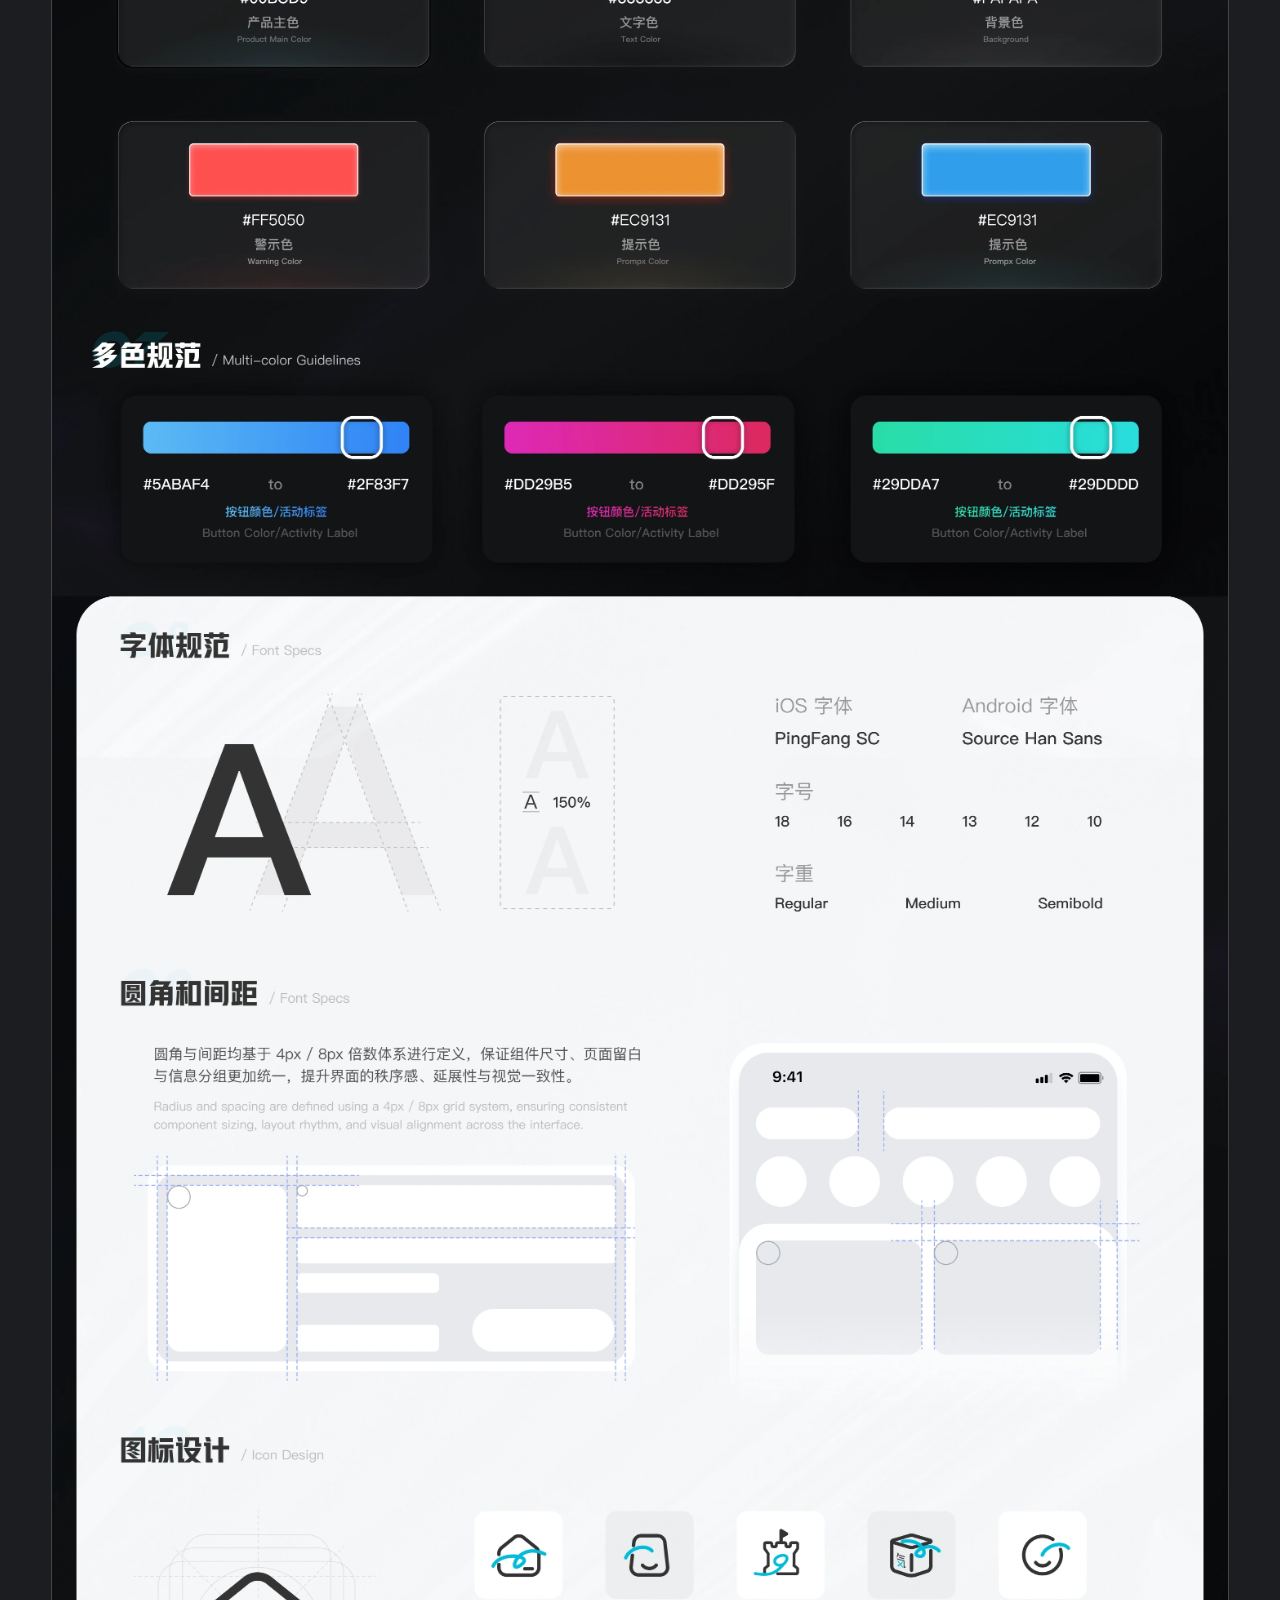
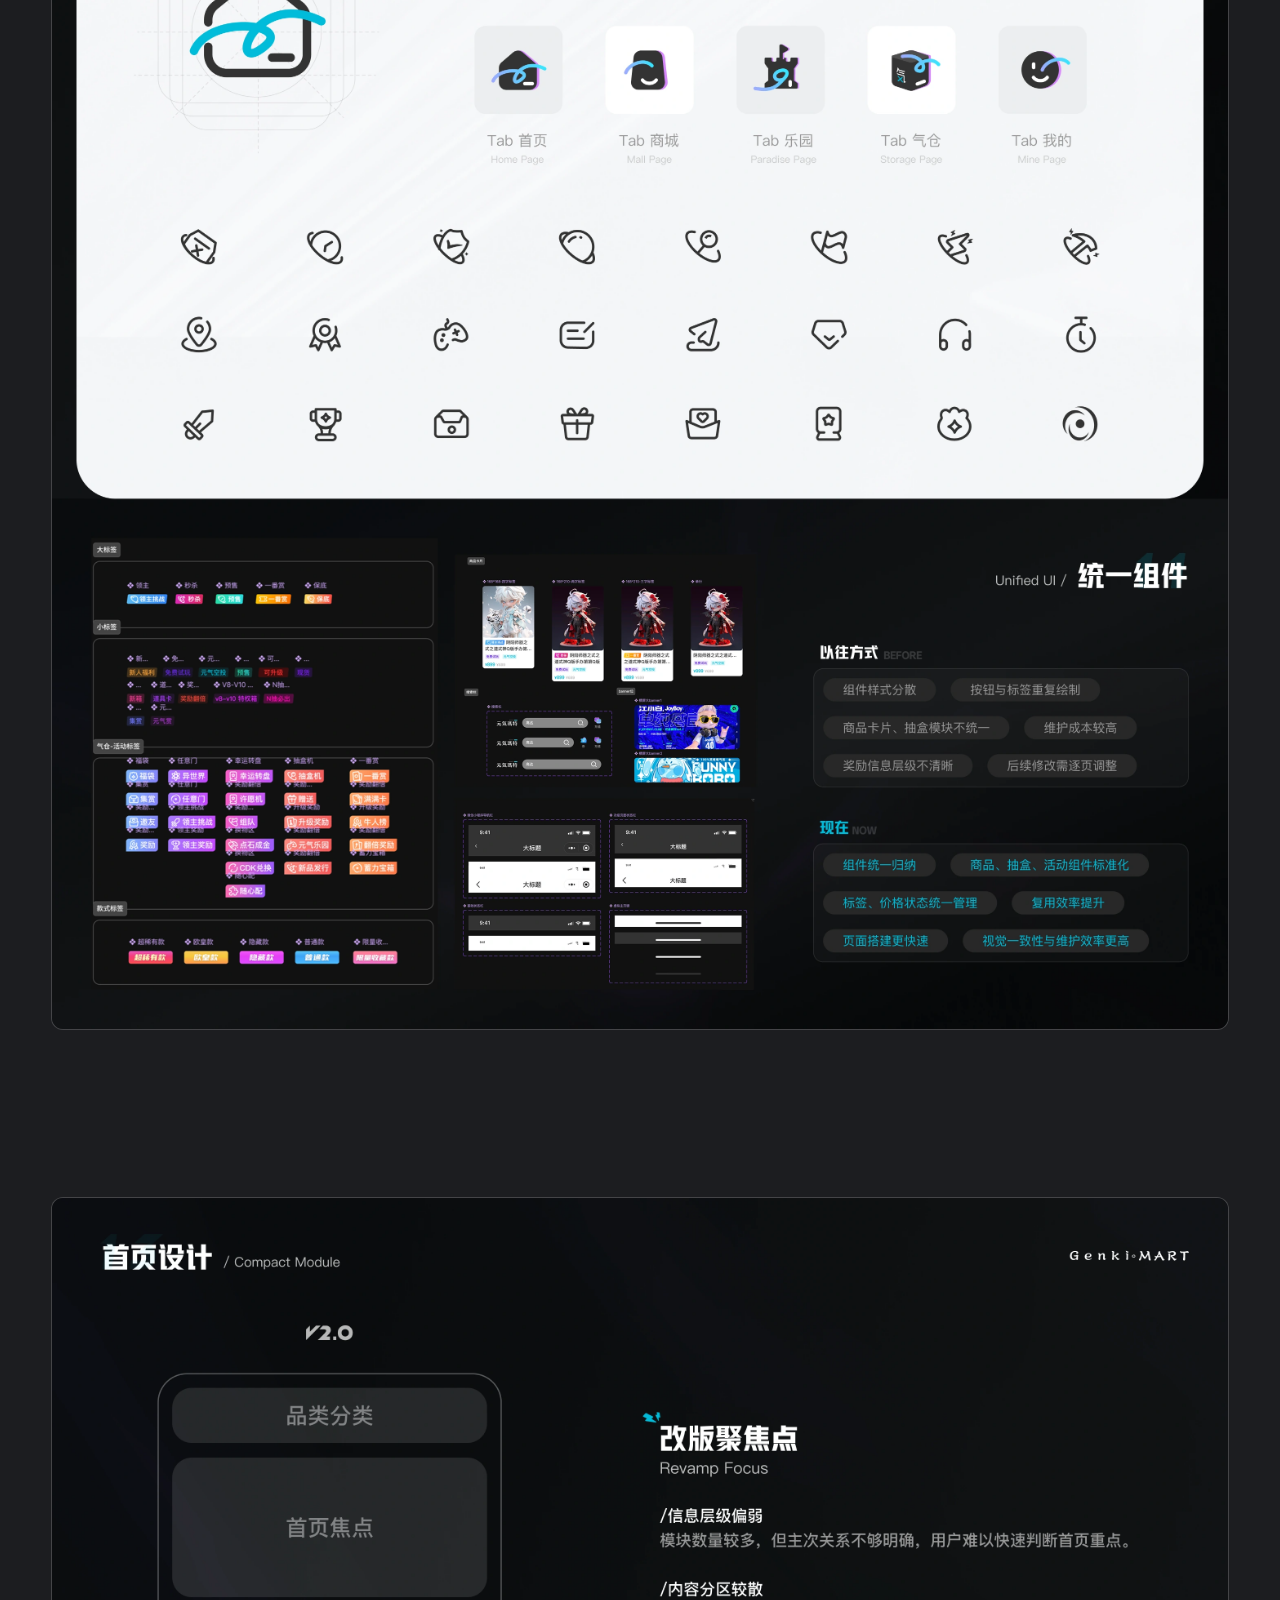
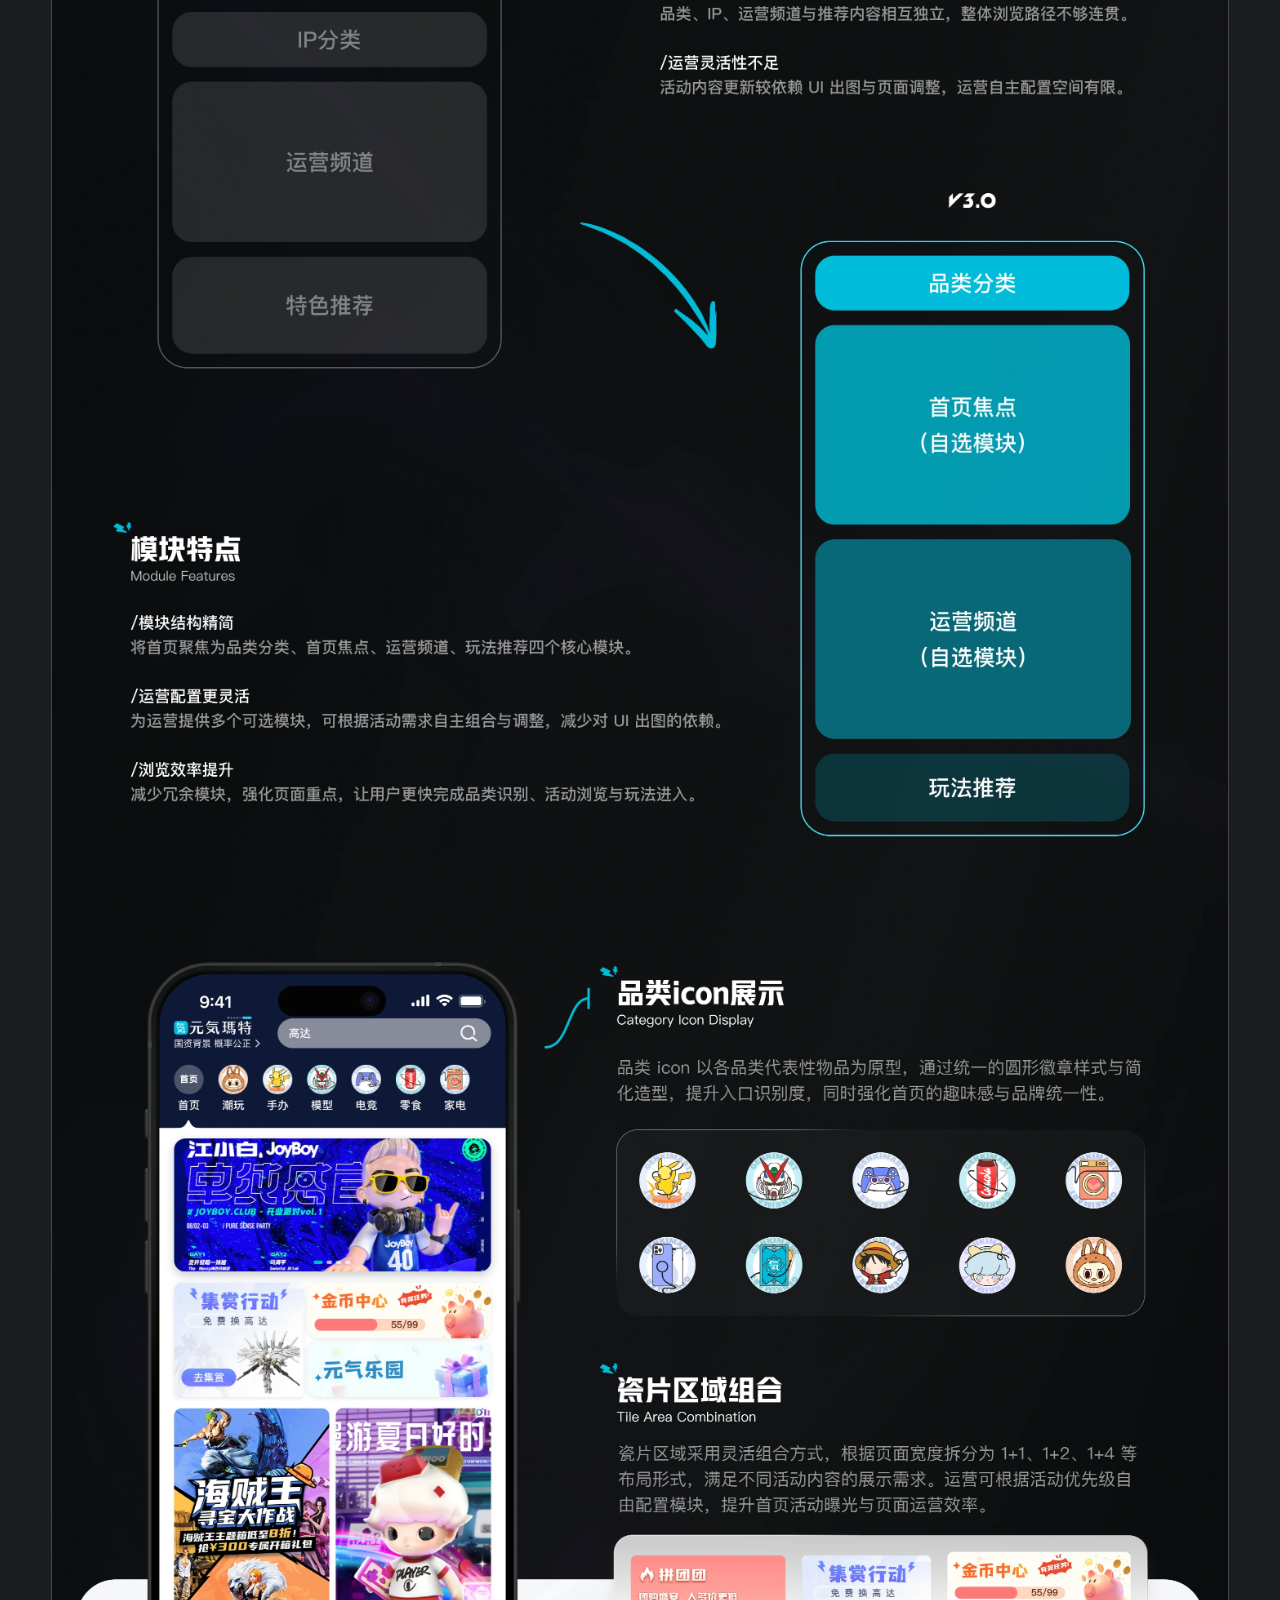
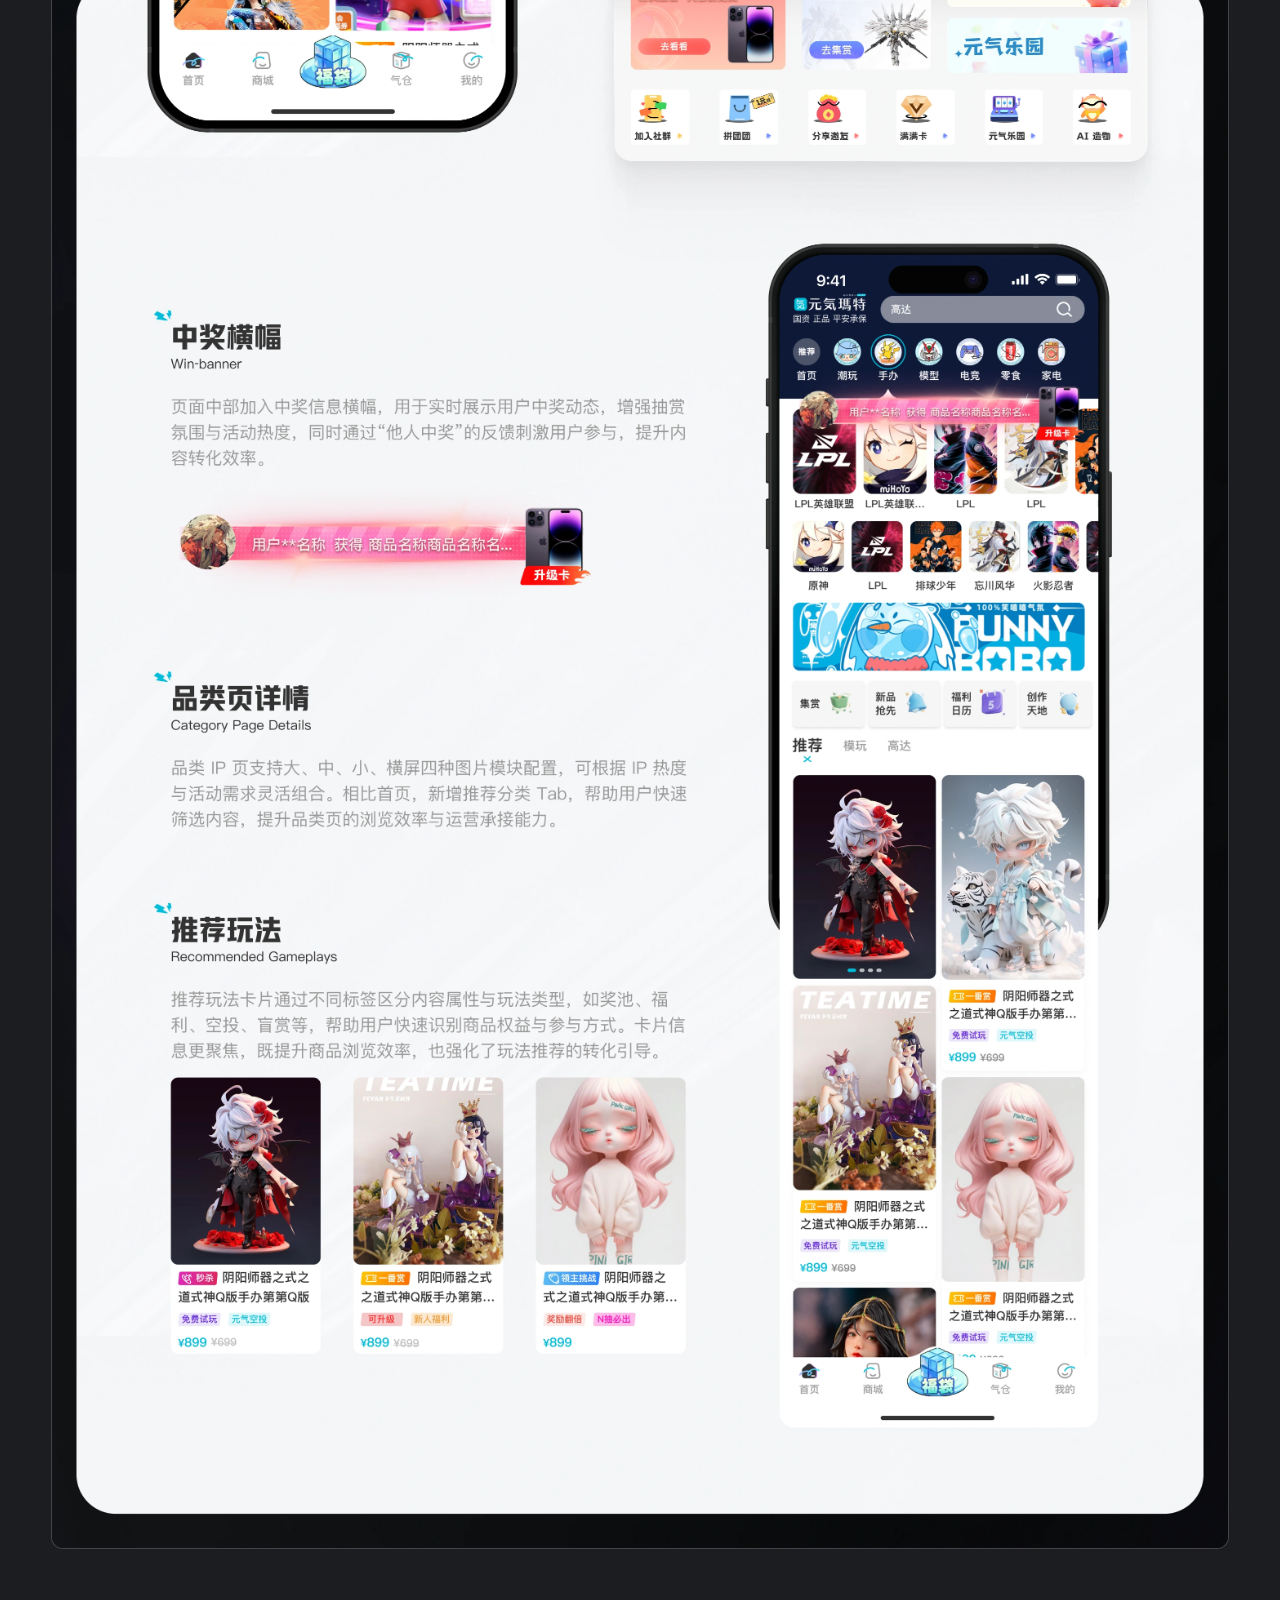
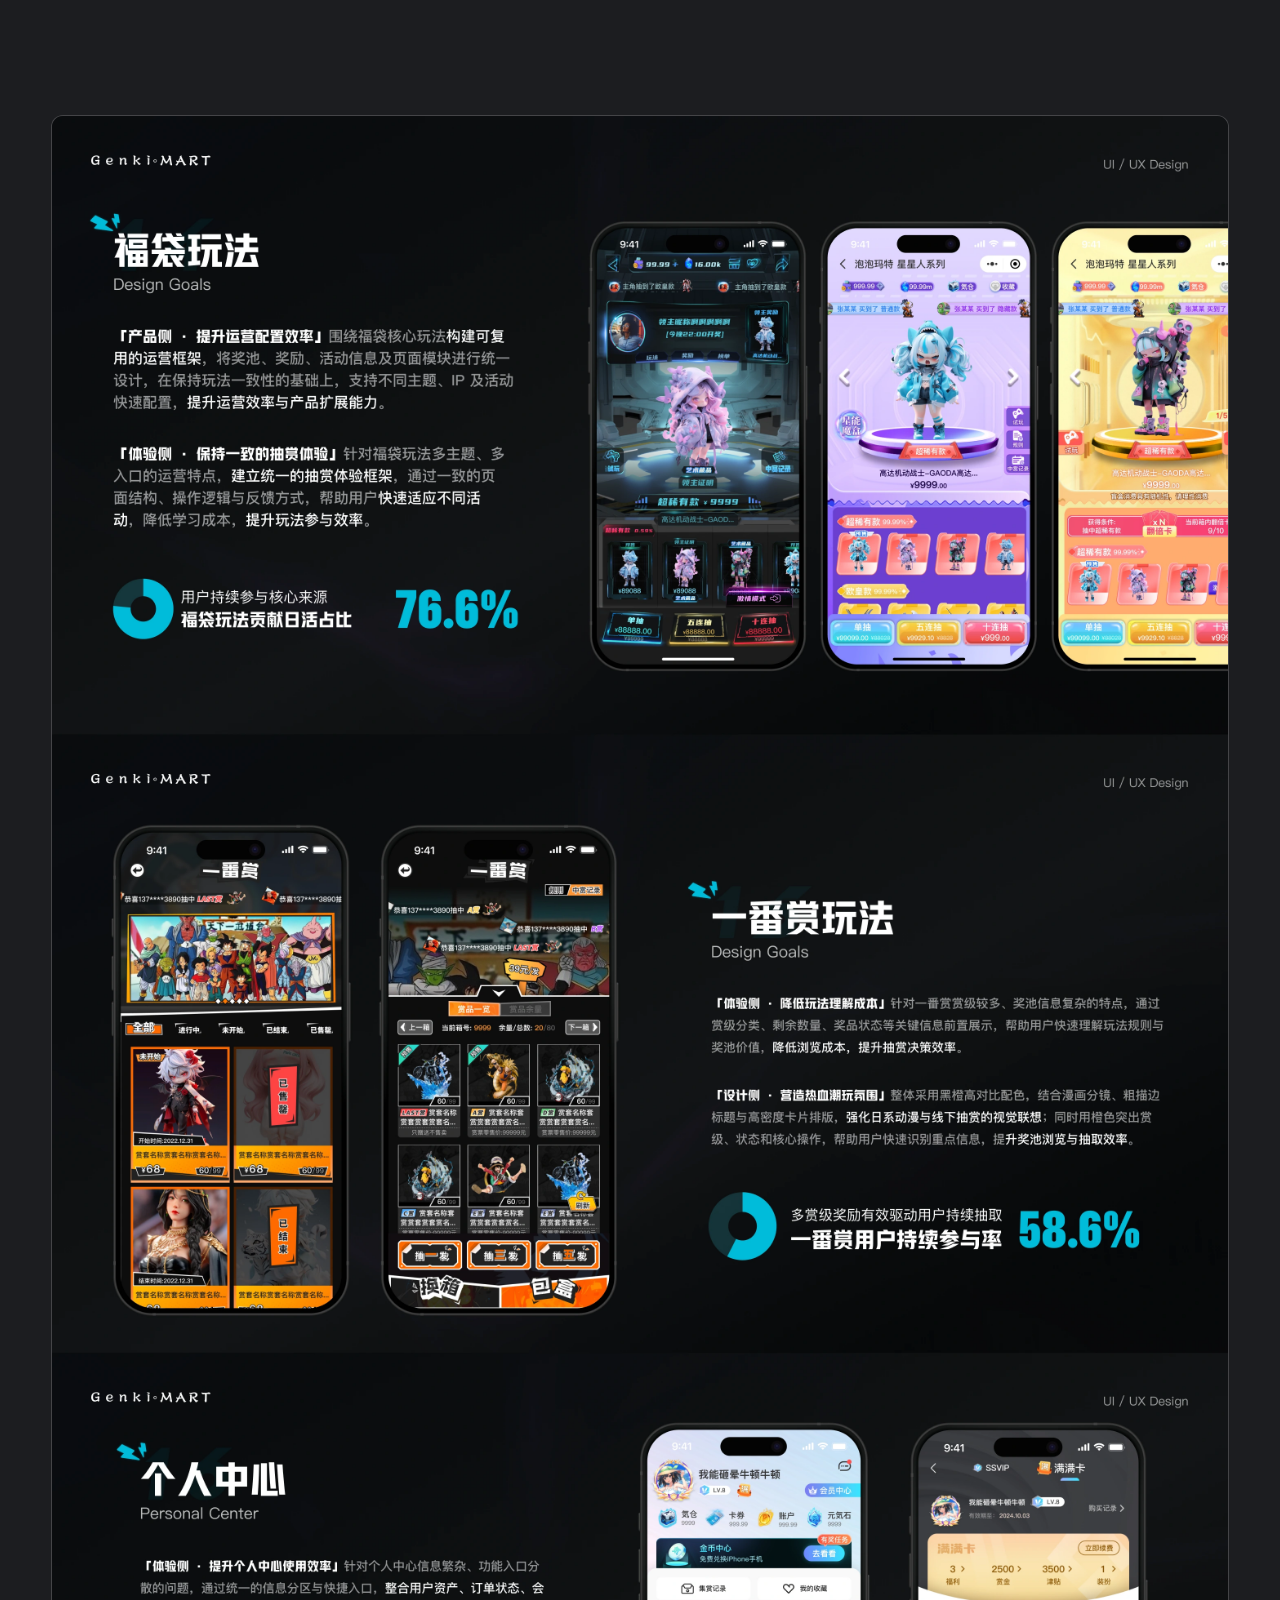
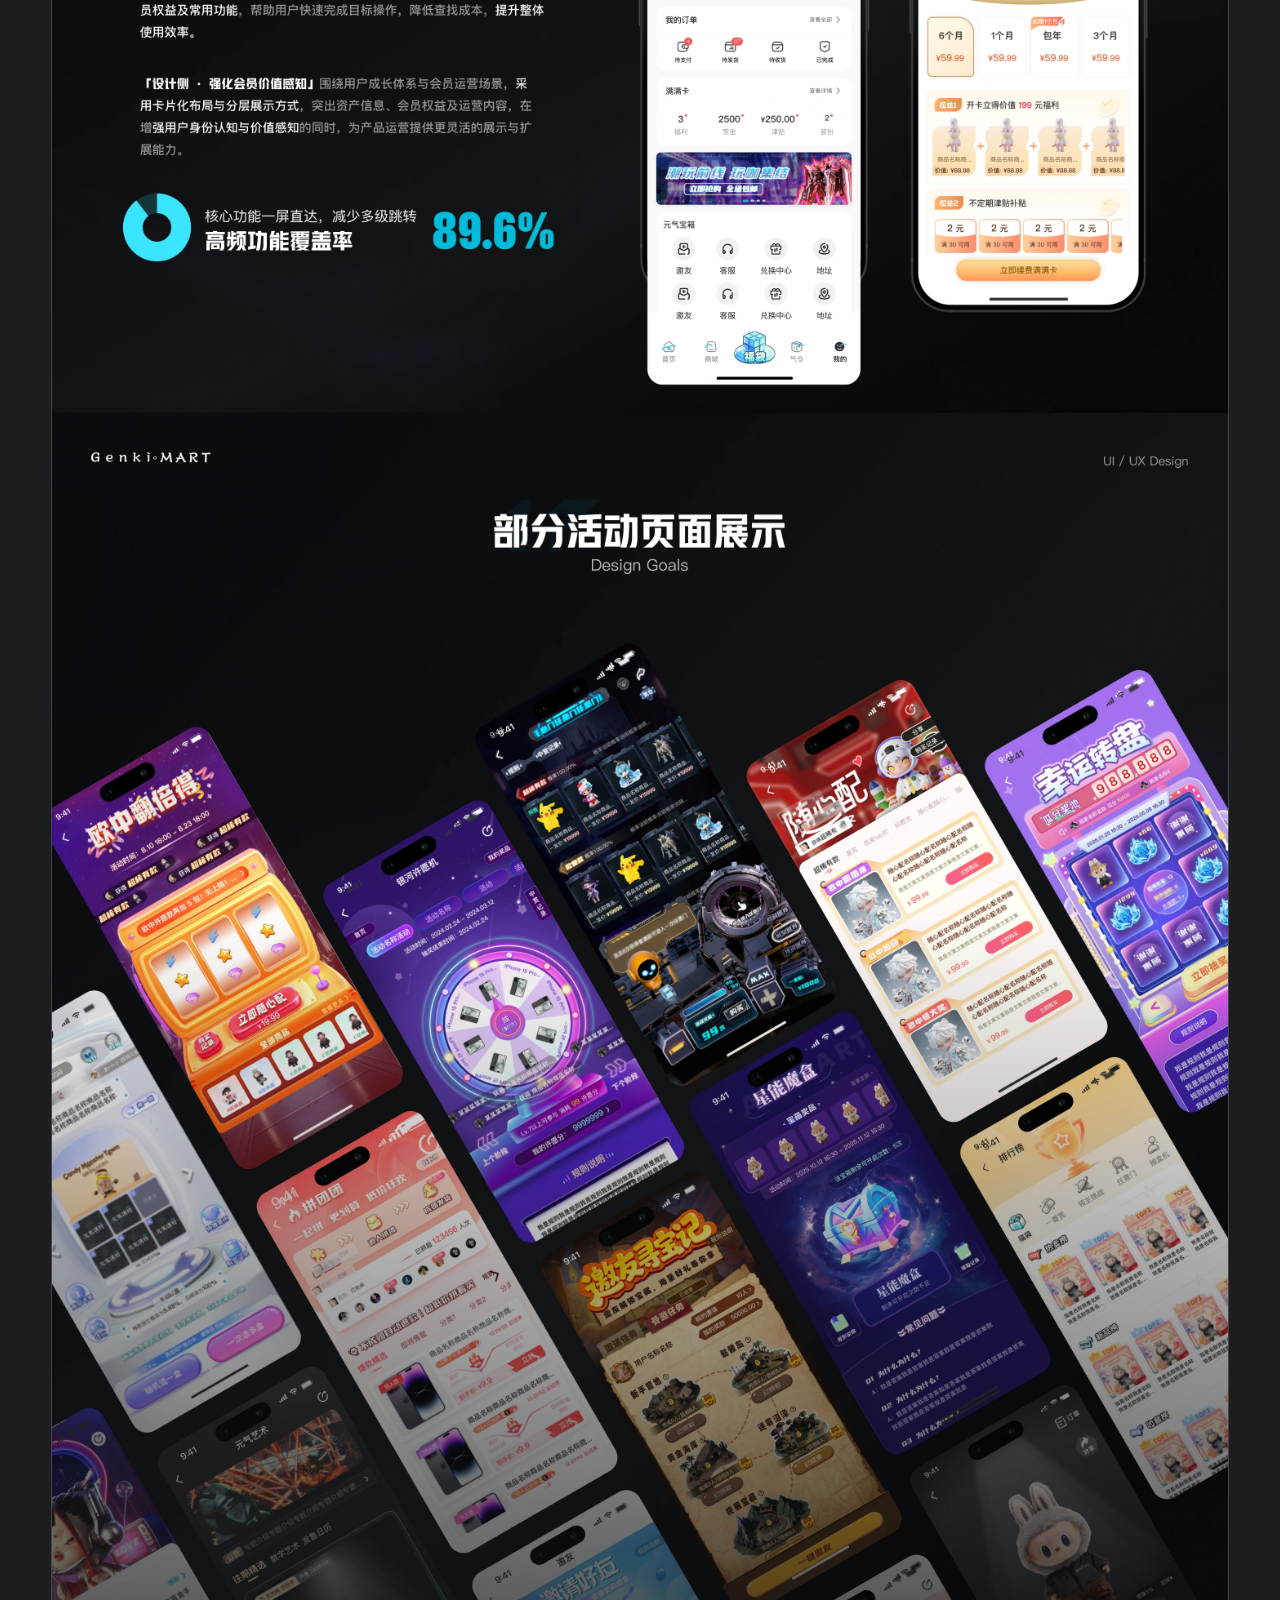
<file: work/genkimart-project.html>
<!DOCTYPE html>
<html lang="en" class="no-js is-loading" data-cp-lang="en" data-opt-loader="on" data-opt-cursor="on" data-opt-smooth="on" data-opt-transition="on" data-opt-motion="on" data-page="work/genkimart-project.html">
<head>
<meta charset="UTF-8">
<meta name="viewport" content="width=device-width, initial-scale=1, viewport-fit=cover">
<title>元气玛特 潮玩元宇宙电商社区 · Timon Liu — UI/UX Designer</title>
<meta name="description" content="Timon Liu is a senior UI/UX designer based in Shenzhen with 5+ years of consumer product design experience, embedding AI deeply into the design delivery workflow.">
<meta name="keywords" content="UI design,UX design,portfolio,product designer,Shenzhen,blind-box e-commerce,design system">
<meta name="author" content="Timon Liu">
<meta name="theme-color" content="#1C1D20">
<link rel="canonical" href="https://timon-designer.github.io/portfolio-site/work/genkimart-project.html">

<!-- 分享卡片 -->
<meta property="og:type" content="website">
<meta property="og:title" content="元气玛特 潮玩元宇宙电商社区 · Timon Liu — UI/UX Designer">
<meta property="og:description" content="Timon Liu is a senior UI/UX designer based in Shenzhen with 5+ years of consumer product design experience, embedding AI deeply into the design delivery workflow.">
<meta property="og:image" content="https://timon-designer.github.io/portfolio-site/">
<meta name="twitter:card" content="summary_large_image">
<meta name="twitter:title" content="元气玛特 潮玩元宇宙电商社区 · Timon Liu — UI/UX Designer">
<meta name="twitter:description" content="Timon Liu is a senior UI/UX designer based in Shenzhen with 5+ years of consumer product design experience, embedding AI deeply into the design delivery workflow.">

<link rel="icon" href="data:image/svg+xml,%3Csvg xmlns='http://www.w3.org/2000/svg' viewBox='0 0 32 32'%3E%3Crect width='32' height='32' rx='8' fill='%231C1D20'/%3E%3Ctext x='16' y='23' font-family='Helvetica,Arial,sans-serif' font-size='19' font-weight='600' fill='%23455CE9' text-anchor='middle'%3ET%3C/text%3E%3C/svg%3E">
<link rel="apple-touch-icon" href="data:image/svg+xml,%3Csvg xmlns='http://www.w3.org/2000/svg' viewBox='0 0 32 32'%3E%3Crect width='32' height='32' rx='8' fill='%231C1D20'/%3E%3Ctext x='16' y='23' font-family='Helvetica,Arial,sans-serif' font-size='19' font-weight='600' fill='%23455CE9' text-anchor='middle'%3ET%3C/text%3E%3C/svg%3E">

<script>(function(){var d=document.documentElement;d.classList.remove('no-js');try{if(sessionStorage.getItem('__wipe')==='1'){d.classList.add('is-wiping');sessionStorage.removeItem('__wipe');}if(sessionStorage.getItem('__seen')==='1'){d.classList.add('is-seen');}if(localStorage.getItem('__lang')==='zh'){d.setAttribute('data-cp-lang','zh');d.setAttribute('lang','zh-CN');}}catch(e){}setTimeout(function(){if(window.__booted)return;d.classList.add('no-js');d.classList.remove('is-loading');},8000);})();</script>
<!-- 字体预加载：本地自托管，无外部依赖 -->
<link rel="preload" href="../assets/fonts/inter-tight-var.woff2" as="font" type="font/woff2" crossorigin>
<link rel="preload" href="../assets/fonts/mono-var.woff2" as="font" type="font/woff2" crossorigin>

<!-- 样式：按 令牌 → 基础 → 布局 → 组件 → 页面 的顺序，后面可以覆盖前面 -->
<link rel="stylesheet" href="../assets/css/tokens.css">
<link rel="stylesheet" href="../assets/css/base.css">
<link rel="stylesheet" href="../assets/css/layout.css">
<link rel="stylesheet" href="../assets/css/components.css">
<link rel="stylesheet" href="../assets/css/pages.css">
<style>:root{--t-heroRoleLead-s:1;--t-heroRoleLead-w:500;--t-aboutTitleAlt-s:1;--t-aboutTitleAlt-w:400;--t-cSvcTitle-s:1;--t-cSvcTitle-w:400;--t-cSvcBody-s:1;--t-cSvcBody-w:400;--t-cSkill-s:1;--t-cSkill-w:400;--t-cStory-s:1;--t-cStory-w:400;--t-cHlBody-s:1;--t-cHlBody-w:400;--t-cTlItem-s:1;--t-cTlItem-w:400;--t-cListName-s:1;--t-cListName-w:500;--t-cListMeta-s:1;--t-cListMeta-w:400;--t-cPHead-s:1;--t-cPHead-w:400;--t-cProjectTitle-s:1;--t-cProjectTitle-w:500;--t-cProjectTitleSub-s:0.55;--t-cProjectTitleSub-w:400;--t-cProjectIntro-s:1;--t-cProjectIntro-w:400;--t-cProjectMeta-s:1;--t-cProjectMeta-w:400;--t-cPBodyH-s:1;--t-cPBodyH-w:400;--t-cPBody-s:1;--t-cPBody-w:400;--t-cFigCaption-s:1;--t-cFigCaption-w:400;--t-cStatNum-s:1;--t-cStatNum-w:400}</style>

</head>
<body class="">

<a class="skip" href="#main"><span class="cp" data-cp="skip" data-mode="auto" style="--zs:1;--zw:400;--es:1;--ew:400"><span class="cp-zh">跳到主要内容</span><span class="cp-en">Skip to content</span></span></a>

<div class="loader" id="loader" aria-hidden="true">
  <div class="loader-panel loader-panel--top"></div>
  <div class="loader-panel loader-panel--bot"></div>
  <div class="loader-core">
    <div class="loader-words"><span class="loader-word" data-word="0">Hello</span><span class="loader-word" data-word="1">Bonjour</span><span class="loader-word" data-word="2">こんにちは</span><span class="loader-word" data-word="3">Ciao</span><span class="loader-word" data-word="4">Hola</span><span class="loader-word" data-word="5">Olá</span><span class="loader-word" data-word="6">안녕하세요</span><span class="loader-word" data-word="7">你好</span></div>
    <span class="loader-bar" aria-hidden="true">
      <span data-loader-bar style="transform:scaleX(0)"></span>
    </span>
    <span class="loader-num"><span data-loader-num>000</span> <em>/ 100</em></span>
  </div>
</div>
<div class="cursor" id="cursor" aria-hidden="true">
  <span class="cur-dot"></span>
  <span class="cur-ring"><span class="cur-label">View</span></span>
</div>
<div class="page-wipe" id="pageWipe" aria-hidden="true">
  <svg class="wipe-svg" viewBox="0 0 100 100" preserveAspectRatio="none" focusable="false" aria-hidden="true"><path class="wipe-path" d="M 0 0 H 100 C 100 33 100 67 100 100 H 0 Z"></path></svg>
  <span class="wipe-label" aria-hidden="true"><span class="wipe-page" data-wipe-page="navHome"><span class="cp" data-mode="auto"><span class="cp" data-cp="navHome" data-mode="en" style="--zs:1;--zw:400;--es:1;--ew:400"><span class="cp-zh">首页</span><span class="cp-en">Home</span></span></span></span><span class="wipe-page" data-wipe-page="navWork"><span class="cp" data-mode="auto"><span class="cp" data-cp="navWork" data-mode="en" style="--zs:1;--zw:400;--es:1;--ew:400"><span class="cp-zh">作品</span><span class="cp-en">Work</span></span></span></span><span class="wipe-page" data-wipe-page="navAbout"><span class="cp" data-mode="auto"><span class="cp" data-cp="navAbout" data-mode="en" style="--zs:1;--zw:400;--es:1;--ew:400"><span class="cp-zh">关于</span><span class="cp-en">About</span></span></span></span></span>
</div>
<div class="hover-preview" id="hoverPreview" aria-hidden="true"></div>

<header class="site-head" id="siteHead">
  <div class="head-inner">
    <a class="head-logo magnetic" href="../index.html" data-strength="10">
      <span class="mark">©</span>
      <span class="who"><span class="cp" data-cp="whoZh" data-mode="auto" style="--zs:1;--zw:400;--es:1;--ew:400"><span class="cp-zh">刘涛</span><span class="cp-en">Timon</span></span> <em><span class="cp" data-cp="whoEn" data-mode="auto" style="--zs:1;--zw:400;--es:1;--ew:400"><span class="cp-zh">Timon</span><span class="cp-en">Liu</span></span></em></span>
    </a>
    <nav class="head-right" aria-label="Main navigation">
      <a class="nav-btn magnetic" href="../index.html" data-strength="9"><span class="cp" data-cp="navHome" data-mode="en" style="--zs:1;--zw:400;--es:1;--ew:400"><span class="cp-zh">首页</span><span class="cp-en">Home</span></span></a>
      <a class="nav-btn magnetic is-active" href="../work.html" data-strength="9" aria-current="page"><span class="cp" data-cp="navWork" data-mode="en" style="--zs:1;--zw:400;--es:1;--ew:400"><span class="cp-zh">作品</span><span class="cp-en">Work</span></span></a>
      <a class="nav-btn magnetic" href="../about.html" data-strength="9"><span class="cp" data-cp="navAbout" data-mode="en" style="--zs:1;--zw:400;--es:1;--ew:400"><span class="cp-zh">关于</span><span class="cp-en">About</span></span></a>
      <button class="lang-btn magnetic" type="button" data-lang-toggle data-strength="8"
        aria-label="Switch language" title="Switch language">
        <span class="lb-zh lb-on">中</span><i>/</i><span class="lb-en">EN</span>
      </button>
      <button class="burger magnetic" type="button" data-menu-open data-strength="10" aria-expanded="false" aria-controls="menu">
        <span class="burger-bars" aria-hidden="true"><i></i><i></i></span>
        <span class="cp" data-cp="menuLabel" data-mode="auto" style="--zs:1;--zw:400;--es:1;--ew:400"><span class="cp-zh">菜单</span><span class="cp-en">Menu</span></span>
      </button>
    </nav>
  </div>
</header>
<div class="menu" id="menu" aria-hidden="true" hidden role="dialog" aria-modal="true" aria-label="Site menu">
  <div class="menu-veil" data-menu-close></div>
  <div class="menu-panel">
    <button class="menu-close" type="button" data-menu-close aria-label="Close menu" title="Close menu">
      <svg width="12" height="12" viewBox="0 0 12 12" fill="none" stroke="currentColor" stroke-width="1.5" aria-hidden="true"><path d="M1 1 L11 11 M11 1 L1 11"/></svg><span class="sr-only"><span class="cp" data-cp="menuClose" data-mode="auto" style="--zs:1;--zw:400;--es:1;--ew:400"><span class="cp-zh">关闭</span><span class="cp-en">Close</span></span></span>
    </button>
    <div class="menu-body">
      <h5 class="mono menu-title"><span class="cp" data-cp="menuNav" data-mode="auto" style="--zs:1;--zw:400;--es:1;--ew:400"><span class="cp-zh">导航</span><span class="cp-en">Navigation</span></span></h5>
      <div class="menu-scroll">
        <div class="menu-sec">
          <ul class="menu-list">
              <li><a class="magnetic" data-strength="14" href="../index.html"><span class="cp" data-cp="navHome" data-mode="en" style="--zs:1;--zw:400;--es:1;--ew:400"><span class="cp-zh">首页</span><span class="cp-en">Home</span></span></a></li>
            <li><a class="magnetic is-active" data-strength="14" href="../work.html"><span class="cp" data-cp="navWork" data-mode="en" style="--zs:1;--zw:400;--es:1;--ew:400"><span class="cp-zh">作品</span><span class="cp-en">Work</span></span></a></li>
            <li><a class="magnetic" data-strength="14" href="../about.html"><span class="cp" data-cp="navAbout" data-mode="en" style="--zs:1;--zw:400;--es:1;--ew:400"><span class="cp-zh">关于</span><span class="cp-en">About</span></span></a></li>
          </ul>
        </div>
      </div>
      
      <div class="menu-sec menu-bottom">
        <h5 class="mono"><span class="cp" data-cp="menuContact" data-mode="auto" style="--zs:1;--zw:400;--es:1;--ew:400"><span class="cp-zh">联系方式</span><span class="cp-en">Contact</span></span></h5>
        <ul class="ct-list"><li>
          <button type="button" class="ct-btn" data-copy="Mr_Timon888" data-copy-name="WeChat"
            aria-label="WeChat Mr_Timon888 — click to copy">
            <span class="ct-k"><span class="cp" data-cp="ct-0" data-mode="auto" style="--zs:1;--zw:400;--es:1;--ew:400"><span class="cp-zh">微信</span><span class="cp-en">WeChat</span></span></span>
            <span class="ct-swap">
              <span class="ct-v">Mr_Timon888</span>
              <span class="ct-hint">
                <span class="ct-hint-off"><span class="cp" data-cp="copyHint" data-mode="auto" style="--zs:1;--zw:400;--es:1;--ew:400"><span class="cp-zh">点击复制</span><span class="cp-en">Click to copy</span></span></span>
                <span class="ct-hint-on"><span class="cp" data-cp="copyDone" data-mode="auto" style="--zs:1;--zw:400;--es:1;--ew:400"><span class="cp-zh">已复制</span><span class="cp-en">Copied</span></span></span>
              </span>
            </span>
          </button>
        </li><li>
          <button type="button" class="ct-btn" data-copy="1119044907" data-copy-name="QQ"
            aria-label="QQ 1119044907 — click to copy">
            <span class="ct-k"><span class="cp" data-cp="ct-1" data-mode="auto" style="--zs:1;--zw:400;--es:1;--ew:400"><span class="cp-zh">QQ</span><span class="cp-en">QQ</span></span></span>
            <span class="ct-swap">
              <span class="ct-v">1119044907</span>
              <span class="ct-hint">
                <span class="ct-hint-off"><span class="cp" data-cp="copyHint" data-mode="auto" style="--zs:1;--zw:400;--es:1;--ew:400"><span class="cp-zh">点击复制</span><span class="cp-en">Click to copy</span></span></span>
                <span class="ct-hint-on"><span class="cp" data-cp="copyDone" data-mode="auto" style="--zs:1;--zw:400;--es:1;--ew:400"><span class="cp-zh">已复制</span><span class="cp-en">Copied</span></span></span>
              </span>
            </span>
          </button>
        </li>
        </ul><span class="sr-only" data-copy-fail><span class="cp" data-cp="copyFail" data-mode="auto" style="--zs:1;--zw:400;--es:1;--ew:400"><span class="cp-zh">复制失败，请长按选中</span><span class="cp-en">Copy failed — select manually</span></span></span>
      </div>
    </div>
  </div>
</div>

<main id="main">
<header class="p-head container">
      <a class="p-back" href="../work.html"><svg class="arr" viewBox="0 0 14 14" fill="none" stroke="currentColor" stroke-width="1.5" aria-hidden="true"><path d="M13 7 H1 M6 2 L1 7 L6 12"/></svg> <span class="cp" data-cp="pBack" data-mode="auto" style="--zs:1;--zw:400;--es:1;--ew:400"><span class="cp-zh">全部作品</span><span class="cp-en">All work</span></span></a>
      <span><span class="cp mono" data-cp="pHead" data-mode="zh" style="--zs:1;--zw:400;--es:0.8;--ew:400" data-ty="head"><span class="cp-zh">01 / 2021-2026</span><span class="cp-en">01 / 2021-2026</span></span></span>
    </header>

    <article class="container">
      <h1 class="cp cp-lines p-title" data-cp="inline" data-mode="auto" style="--zs:1;--zw:500;--es:1;--ew:500;--zs2:0.55;--zw2:400;--es2:0.55;--ew2:400" data-ty="title" data-reveal-lines><span class="cp-w cp-w-zh"><span class="line"><span class="line-in">元气玛特</span></span><span class="line line--sub"><span class="line-in dim">潮玩元宇宙电商社区</span></span></span><span class="cp-w cp-w-en"><span class="line"><span class="line-in">Genki · mark</span></span><span class="line line--sub"><span class="line-in dim">Trendy play metaverse e-commerce community</span></span></span></h1>

      <p class="p-intro reveal"></p>

      <dl class="p-meta reveal">
        <div><dt class="mono"><span class="cp" data-cp="cProjectMeta" data-mode="zh" style="--zs:1;--zw:400;--es:1;--ew:400" data-ty="meta"><span class="cp-zh">角色</span></span></dt><dd><span class="cp" data-cp="cProjectMeta" data-mode="zh" style="--zs:1;--zw:400;--es:1;--ew:400" data-ty="meta"><span class="cp-zh">UI/UX 设计师</span></span></dd></div>
        <div><dt class="mono"><span class="cp" data-cp="cProjectMeta" data-mode="zh" style="--zs:1;--zw:400;--es:1;--ew:400" data-ty="meta"><span class="cp-zh">时间</span></span></dt><dd><span class="cp" data-cp="cProjectMeta" data-mode="zh" style="--zs:1;--zw:400;--es:1;--ew:400" data-ty="meta"><span class="cp-zh">2022-2026</span></span></dd></div>
        <div><dt class="mono"><span class="cp" data-cp="pMetaTitle" data-mode="auto" style="--zs:1;--zw:400;--es:1;--ew:400"><span class="cp-zh">地区 / 年份</span><span class="cp-en">Location / Year</span></span></dt><dd><span class="cp" data-cp="cProjectMeta" data-mode="auto" style="--zs:1;--zw:400;--es:1;--ew:400" data-ty="meta"><span class="cp-zh">深圳</span><span class="cp-en">深圳</span></span> · 2021-2026</dd></div>
        <div><dt class="mono"><span class="cp" data-cp="pMetaLive" data-mode="auto" style="--zs:1;--zw:400;--es:1;--ew:400"><span class="cp-zh">线上</span><span class="cp-en">Live</span></span></dt><dd><a href="https://www.airmart.vip/airmart" target="_blank" rel="noopener noreferrer">ios/安卓/小程序 均可搜索 ↗</a></dd></div>
      </dl>

      

      <div class="p-body">
        <figure class="fig fig--wide mask">
        <div class="fig-media"><img src="../assets/img/1.webp" alt="" loading="lazy" decoding="async"></div>
        
      </figure>
      <figure class="fig fig--wide mask">
        <div class="fig-media"><img src="../assets/img/1.2.webp" alt="" loading="lazy" decoding="async"></div>
        
      </figure>
      <figure class="fig fig--wide mask">
        <div class="fig-media"><img src="../assets/img/1.3.webp" alt="" loading="lazy" decoding="async"></div>
        
      </figure>
      <figure class="fig fig--wide mask">
        <div class="fig-media"><img src="../assets/img/1.4.webp" alt="" loading="lazy" decoding="async"></div>
        
      </figure>
      </div>

      

      <a class="p-next" href="../work/genkimart-project-wenzo.html">
      <span>
        <span class="p-next-k mono"><span class="cp" data-cp="pNext" data-mode="auto" style="--zs:1;--zw:400;--es:1;--ew:400"><span class="cp-zh">下一个项目</span><span class="cp-en">Next project</span></span></span>
        <span class="p-next-t"><span class="cp" data-cp="cListName" data-mode="auto" style="--zs:1;--zw:500;--es:1;--ew:500" data-ty="next"><span class="cp-zh">文潮集市</span><span class="cp-en">Wenzo</span></span> · <span class="cp" data-cp="cListName" data-mode="auto" style="--zs:1;--zw:500;--es:1;--ew:500" data-ty="next"><span class="cp-zh">潮玩发行及流转</span><span class="cp-en">Trendy Toy Issuance and Circulation</span></span></span>
      </span>
      <span class="p-next-a" aria-hidden="true">→</span>
    </a>

      <div class="p-foot mono">
        <span><span class="cp" data-cp="pFootName" data-mode="auto" style="--zs:1;--zw:400;--es:1;--ew:400"><span class="cp-zh">刘涛 Timon</span><span class="cp-en">Timon Liu</span></span> · <span class="cp" data-cp="heroRoleTail" data-mode="auto" style="--zs:1.2;--zw:500;--es:1;--ew:400"><span class="cp-zh">刘涛</span><span class="cp-en">Timon Liu</span></span></span>
        <a href="../work.html"><span class="cp" data-cp="pFootAll" data-mode="auto" style="--zs:1;--zw:400;--es:1;--ew:400"><span class="cp-zh">全部作品</span><span class="cp-en">All work</span></span> ↗</a>
      </div>
    </article>
</main>

<footer class="site-foot">
  <div class="container container--medium">
    <div class="foot-cta-wrap">
      <h2 class="foot-cta" data-reveal-lines><span class="line"><span class="line-in"><span class="inline-pic" aria-hidden="true"></span><span class="cp" data-cp="footCta1" data-mode="auto" style="--zs:1;--zw:500;--es:1;--ew:500"><span class="cp-zh">有合适的机会？</span><span class="cp-en">Got a project in mind?</span></span></span></span><span class="line"><span class="line-in"><span class="cp" data-cp="footCta2" data-mode="en" style="--zs:0.85;--zw:400;--es:0.85;--ew:400"><span class="cp-zh">欢迎直接与我沟通～</span><span class="cp-en">Let’s connect.</span></span></span></span></h2>
      <span class="stripe"></span>
    </div>

    <div class="foot-meta">
      <div class="foot-col">
        <h5 class="mono"><span class="cp" data-cp="footColContact" data-mode="auto" style="--zs:1;--zw:400;--es:1;--ew:400"><span class="cp-zh">联系方式</span><span class="cp-en">Contact</span></span></h5>
        <p class="is-strong">Phone · 155 4946 6932</p>
        <p><span class="cp" data-cp="city" data-mode="auto" style="--zs:1;--zw:500;--es:1;--ew:500"><span class="cp-zh">深圳</span><span class="cp-en">Shenzhen</span></span> · <span class="cp" data-cp="availability" data-mode="en" style="--zs:1;--zw:400;--es:1;--ew:400"><span class="cp-zh">开放机会</span><span class="cp-en">OPEN TO WORK</span></span></p>
        <p class="dim"><span class="cp" data-cp="footReply" data-mode="auto" style="--zs:1;--zw:400;--es:1;--ew:400"><span class="cp-zh">工作日在线，随时通过社交方式联系我</span><span class="cp-en">Online on workdays, feel free to contact me via social channels anytime.</span></span></p>
      </div>
      <div class="foot-col">
        <h5 class="mono"><span class="cp" data-cp="footColSocial" data-mode="auto" style="--zs:1;--zw:400;--es:1;--ew:400"><span class="cp-zh">社交账号</span><span class="cp-en">Accounts</span></span></h5>
        <ul class="ct-list ct-list--col"><li>
          <button type="button" class="ct-btn" data-copy="Mr_Timon888" data-copy-name="WeChat"
            aria-label="WeChat Mr_Timon888 — click to copy">
            <span class="ct-k"><span class="cp" data-cp="ct-0" data-mode="auto" style="--zs:1;--zw:400;--es:1;--ew:400"><span class="cp-zh">微信</span><span class="cp-en">WeChat</span></span></span>
            <span class="ct-swap">
              <span class="ct-v">Mr_Timon888</span>
              <span class="ct-hint">
                <span class="ct-hint-off"><span class="cp" data-cp="copyHint" data-mode="auto" style="--zs:1;--zw:400;--es:1;--ew:400"><span class="cp-zh">点击复制</span><span class="cp-en">Click to copy</span></span></span>
                <span class="ct-hint-on"><span class="cp" data-cp="copyDone" data-mode="auto" style="--zs:1;--zw:400;--es:1;--ew:400"><span class="cp-zh">已复制</span><span class="cp-en">Copied</span></span></span>
              </span>
            </span>
          </button>
        </li><li>
          <button type="button" class="ct-btn" data-copy="1119044907" data-copy-name="QQ"
            aria-label="QQ 1119044907 — click to copy">
            <span class="ct-k"><span class="cp" data-cp="ct-1" data-mode="auto" style="--zs:1;--zw:400;--es:1;--ew:400"><span class="cp-zh">QQ</span><span class="cp-en">QQ</span></span></span>
            <span class="ct-swap">
              <span class="ct-v">1119044907</span>
              <span class="ct-hint">
                <span class="ct-hint-off"><span class="cp" data-cp="copyHint" data-mode="auto" style="--zs:1;--zw:400;--es:1;--ew:400"><span class="cp-zh">点击复制</span><span class="cp-en">Click to copy</span></span></span>
                <span class="ct-hint-on"><span class="cp" data-cp="copyDone" data-mode="auto" style="--zs:1;--zw:400;--es:1;--ew:400"><span class="cp-zh">已复制</span><span class="cp-en">Copied</span></span></span>
              </span>
            </span>
          </button>
        </li>
        </ul><span class="sr-only" data-copy-fail><span class="cp" data-cp="copyFail" data-mode="auto" style="--zs:1;--zw:400;--es:1;--ew:400"><span class="cp-zh">复制失败，请长按选中</span><span class="cp-en">Copy failed — select manually</span></span></span>
      </div>
    </div>

    <div class="foot-bottom mono">
      <span><span class="cp" data-cp="footVersion" data-mode="auto" style="--zs:1;--zw:400;--es:1;--ew:400"><span class="cp-zh">2026 © 个人站</span><span class="cp-en">2026 © Personal site</span></span></span>
      <span></span>
      <span><span class="cp" data-cp="footCopyright" data-mode="auto" style="--zs:1;--zw:400;--es:1;--ew:400"><span class="cp-zh">© 2026 刘涛 Timon</span><span class="cp-en">© 2026 Timon Liu</span></span></span>
    </div>
  </div>
</footer>

<button class="to-top" id="toTop" type="button" aria-label="Back to top" title="Back to top">
  <svg viewBox="0 0 14 14" fill="none" stroke="currentColor" stroke-width="1.5" aria-hidden="true"><path d="M7 13 V1 M2 6 L7 1 L12 6"/></svg>
</button>

<script src="../vendor/lenis.min.js"></script>
<script src="../assets/js/runtime.js"></script>

</body>
</html>
</file>
<file: assets/css/tokens.css>
/* =========================================================
   01 · 设计令牌
   ---------------------------------------------------------
   全站的「手感旋钮」都在这。改这里 = 全站一起变。
   数值取自参考站 dennissnellenberg.com 的原值。
   ========================================================= */

:root {

  /* ---------- 原始色板 ---------- */
  --dark:        #1C1D20;   /* 主背景 */
  --dark-dark:   #141517;   /* 交替区块 / 页脚 */
  --white:       #FFFFFF;
  --lightgray:   #E9EAEB;   /* 浅色区块底 */
  --gray:        #999D9E;   /* 次级文字 */
  --blue:        #455CE9;   /* 强调色，全站大约只用 8 处 */
  --blue-dark:   #334BD3;   /* 强调色 hover */

  /* ---------- 语义色（跟随主题切换） ---------- */
  --bg:          var(--dark);
  --bg-alt:      var(--dark-dark);
  --fg:          var(--white);
  --fg-muted:    var(--gray);
  --fg-dim:      rgba(255, 255, 255, 0.45);
  --border:      rgba(255, 255, 255, 0.22);
  --border-soft: rgba(255, 255, 255, 0.13);
  --accent:      var(--blue);
  --accent-fg:   var(--white);

  /* 悬浮 / 高亮行的底色 */
  --row-hover:   rgba(255, 255, 255, 0.035);
  /* 卡片 / 媒体块表面：抬到比页面底色亮一档，
     深底上「深色块叠深色块」没有边界就是没对比 */
  --surface:     rgba(255, 255, 255, 0.055);

  /* ---------- 字体 ---------- */
  /* 参考站用 Neue Montreal（商业字体，不能随项目分发）。
     这里用 Inter Tight 自托管替代，观感最接近且可商用。 */
  --font-sans: 'Site Sans', -apple-system, BlinkMacSystemFont, 'PingFang SC',
               'Hiragino Sans GB', 'Microsoft YaHei', 'Helvetica Neue', Arial, sans-serif;
  --font-mono: 'Site Mono', ui-monospace, SFMono-Regular, 'SF Mono', Menlo, Consolas, monospace;

  /* ---------- 字阶 ---------- */
  /* 超大：首页名字。参考站原值 ~17.5vw，对中文人名偏大，
     收到 12.6vw 让名字右侧留出地球挂件的位置 */
  --fs-mega:   clamp(3.2rem, 12.6vw, 13.5rem);
  /* 一级标题（区块标题） */
  --fs-h1:     clamp(2.4rem, 6.6vw, 6.4rem);
  /* 二级标题（作品详情大标题） */
  --fs-h2:     clamp(2.2rem, 5.4vw, 5.2rem);
  /* 三级标题（列表行项目名） */
  --fs-h3:     clamp(1.6rem, 3.2vw, 3.4rem);
  /* 首屏大字 */
  --fs-lead:   clamp(1.25rem, 2.5vw, 2.35rem);
  /* 正文 */
  --fs-body:   clamp(0.95rem, 1.02vw, 1.0625rem);
  --fs-small:  0.875rem;
  /* 等宽标签 */
  --fs-label:  0.75rem;

  --lh-tight:  0.94;
  --lh-title:  1.04;
  --lh-body:   1.62;
  --ls-mega:   -0.03em;   /* 大字收紧字距，越大收越紧 */
  --ls-label:  0.09em;    /* 等宽小标签放字距 */

  /* ---------- 间距 ---------- */
  --sp-1:  4px;
  --sp-2:  8px;
  --sp-3:  12px;
  --sp-4:  16px;
  --sp-5:  24px;
  --sp-6:  32px;
  --sp-7:  48px;
  --sp-8:  64px;
  --sp-9:  96px;
  --sp-10: 128px;

  /* 主标题 → 灰色副行 之间的间距（作品详情大标题、关于页大标题、404 标题）
     标题字号是流式的，副行跟它同组渲染、行高又紧（1.04），不给间距会直接贴在一起。
     所以用 em 跟着标题字号走，两端收在阶梯上：小屏 --sp-2(8px) → 桌面 --sp-4(16px)。 */
  --gap-title-sub: clamp(8px, 0.2em, 16px);

  /* 区块上下留白
     旧值 10vw 在 1440 宽下每侧 144px，相邻区块叠加出 288px 空洞；
     收到 7vw（1440 时约 101px），呼吸感保留、空洞消失 */
  --sec-y:   clamp(56px, 7vw, 120px);
  --sec-y-sm: clamp(40px, 5vw, 72px);

  /* 页面左右留白 */
  --pad-x:   clamp(18px, 4vw, 64px);
  --max-w:   1720px;
  --max-w-text: 1320px;

  /* ---------- 圆角 ---------- */
  --r-sm:  6px;
  --r-md:  12px;
  --r-lg:  22px;
  --r-pill: 999px;

  /* ---------- 动效 ---------- */
  /* 分层节奏：微交互先确认，组件动作随后完成，场景动效保留呼吸感。 */
  --e:       cubic-bezier(.2, 0, 0, 1);
  --e-in:    cubic-bezier(.3, 0, 1, 1);
  --e-out:   cubic-bezier(.16, 1, .3, 1);
  --e-soft:  cubic-bezier(.4, 0, .2, 1);
  --t-fast:  .2s;
  --t-mid:   .34s;
  --t-slow:  .68s;
  --t-scene: .56s;

  /* ---------- 层级 ---------- */
  --z-preview: 40;
  --z-head:    60;
  --z-cursor:  80;
  --z-menu:    90;
  --z-wipe:    120;
  --z-loader:  140;

  /* ---------- 内容块高度 ---------- */
  --head-h: 88px;
}

/* =========================================================
   浅色区块：给任意 section 加 class="theme-light" 即可反转
   （也支持在 <html data-theme="light"> 上全局切换）
   ========================================================= */
.theme-light,
html[data-theme='light'] {
  --bg:          var(--lightgray);
  --bg-alt:      #DDDEDF;
  --fg:          var(--dark);
  --fg-muted:    #6C7071;
  --fg-dim:      rgba(28, 29, 32, 0.5);
  --border:      rgba(28, 29, 32, 0.2);
  --border-soft: rgba(28, 29, 32, 0.1);
  --row-hover:   rgba(28, 29, 32, 0.035);
  --surface:     #DDDEDF;

  background: var(--bg);
  color: var(--fg);
}

/* 强调色的两个变体：点状 / 描边 */
.accent { color: var(--accent); }
.accent-bg { background: var(--accent); color: var(--accent-fg); }
</file>
<file: assets/css/base.css>
/* =========================================================
   02 · 基础层：字体、重置、排版、通用工具类
   ========================================================= */

/* ---------- 自托管字体 ---------- */
/* Inter Tight（SIL OFL）替代参考站的 Neue Montreal。
   font-display: swap 保证字体没加载完也能读。 */
@font-face {
  font-family: 'Site Sans';
  src: url('../fonts/inter-tight-var.woff2') format('woff2-variations'),
       url('../fonts/inter-tight-var.woff2') format('woff2');
  font-weight: 100 900;
  font-style: normal;
  font-display: swap;
  /* 只用到基本拉丁 + 常用标点，中文走系统字体回退 */
  unicode-range: U+0000-00FF, U+0131, U+0152-0153, U+02BB-02BC, U+2000-206F,
                 U+2074, U+20AC, U+2122, U+2191, U+2193, U+2212, U+2215;
}

@font-face {
  font-family: 'Site Mono';
  src: url('../fonts/mono-var.woff2') format('woff2-variations'),
       url('../fonts/mono-var.woff2') format('woff2');
  font-weight: 100 800;
  font-style: normal;
  font-display: swap;
}

/* ---------- 重置 ---------- */
*, *::before, *::after { box-sizing: border-box; }

html {
  -webkit-text-size-adjust: 100%;
  scroll-behavior: smooth;
}

/* Lenis 接管滚动时关掉原生平滑，避免打架 */
html.lenis, html.lenis body { height: auto; }
.lenis.lenis-smooth { scroll-behavior: auto !important; }
.lenis.lenis-stopped { overflow: hidden; }

body {
  margin: 0;
  background: var(--bg);
  color: var(--fg);
  font-family: var(--font-sans);
  font-size: var(--fs-body);
  line-height: var(--lh-body);
  font-weight: 400;
  overflow-x: hidden;
  -webkit-font-smoothing: antialiased;
  -moz-osx-font-smoothing: grayscale;
  transition: background-color var(--t-mid) var(--e), color var(--t-mid) var(--e);
}

body.no-scroll { overflow: hidden; }

img, svg, video, canvas { display: block; max-width: 100%; }
img { height: auto; }

a { color: inherit; text-decoration: none; }
button { font: inherit; color: inherit; background: none; border: 0; padding: 0; cursor: pointer; }
ul, ol { margin: 0; padding: 0; list-style: none; }
dl, dd, dt, figure, blockquote { margin: 0; }
h1, h2, h3, h4, h5, h6, p { margin: 0; font-weight: inherit; }
input, textarea, select { font: inherit; color: inherit; }

::selection { background: var(--accent); color: #fff; }

/* 焦点可见但不必难看 */
:focus-visible {
  outline: 2px solid var(--accent);
  outline-offset: 3px;
  border-radius: 2px;
}

/* ---------- 滚动条 ---------- */
::-webkit-scrollbar { width: 10px; height: 10px; }
::-webkit-scrollbar-track { background: var(--bg-alt); }
::-webkit-scrollbar-thumb { background: rgba(128, 128, 128, 0.35); border-radius: var(--r-pill); }
::-webkit-scrollbar-thumb:hover { background: rgba(128, 128, 128, 0.55); }

/* =========================================================
   排版
   ========================================================= */

/* 超大标题（首页名字 / 详情页项目名） */
.mega {
  font-size: var(--fs-mega);
  line-height: var(--lh-tight);
  letter-spacing: var(--ls-mega);
  font-weight: 500;
}

.display {
  font-size: var(--fs-h1);
  line-height: var(--lh-title);
  letter-spacing: -0.022em;
  font-weight: 500;
}

.display-sm {
  font-size: var(--fs-h2);
  line-height: var(--lh-title);
  letter-spacing: -0.02em;
  font-weight: 500;
}

.title-lg {
  font-size: var(--fs-h3);
  line-height: 1.12;
  letter-spacing: -0.015em;
  font-weight: 500;
}

.lead {
  font-size: var(--fs-lead);
  line-height: 1.42;
  letter-spacing: -0.012em;
  font-weight: 400;
}

/* 等宽小标签：全大写 + 放字距 */
.mono {
  font-family: var(--font-mono);
  font-size: var(--fs-label);
  letter-spacing: var(--ls-label);
  text-transform: uppercase;
  font-weight: 500;
  line-height: 1.4;
}

.muted { color: var(--fg-muted); }
.dim   { color: var(--fg-dim); }

/* 正文段落统一节奏 */
.prose p { margin-bottom: 1.1em; }
.prose p:last-child { margin-bottom: 0; }

/* =========================================================
   通用工具类
   ========================================================= */
.sr-only {
  position: absolute; width: 1px; height: 1px; padding: 0; margin: -1px;
  overflow: hidden; clip: rect(0 0 0 0); white-space: nowrap; border: 0;
}

/* 键盘用户跳转到主内容 */
.skip {
  position: fixed; top: 12px; left: 12px; z-index: 999;
  padding: 10px 18px; border-radius: var(--r-pill);
  background: var(--accent); color: #fff;
  transform: translateY(-200%);
  transition: transform var(--t-fast) var(--e);
}
.skip:focus { transform: translateY(0); }

/* 分隔线：默认 scaleX(0)，进视口后生长到 1 */
.stripe {
  display: block;
  width: 100%;
  height: 1px;
  background: var(--border-soft);
  transform: scaleX(0);
  transform-origin: left center;
  transition: transform 1.1s var(--e);
}
.stripe.in { transform: scaleX(1); }

/* 手绘感的强调下划线（用于职位标签的第一个词） */
.underline {
  position: relative;
  white-space: nowrap;
}
.underline::after {
  content: '';
  position: absolute;
  left: 0; right: 0; bottom: 0.08em;
  height: 2px;
  background: var(--accent);
  transform: scaleX(0);
  transform-origin: right center;
  transition: transform .9s var(--e) .35s;
}
.underline.in::after,
.in .underline::after { transform: scaleX(1); }

/* =========================================================
   揭示动画
   没有 JS 或用户要求减少动效时，内容必须直接可见
   ========================================================= */

/* 01 上浮淡入 */
.reveal {
  opacity: 0;
  transform: translateY(18px);
  transition: opacity var(--t-slow) var(--e-out) var(--d, 0ms),
              transform var(--t-slow) var(--e-out) var(--d, 0ms);
}
.reveal.in { opacity: 1; transform: none; }

/* 02 逐行遮罩推入 —— 需要 JS 把标题切成 .line > .line-in */
[data-reveal-lines] .line {
  display: block;
  overflow: hidden;
  padding-bottom: 0.06em;    /* 给下伸字母留位置，不然会被裁掉 */
  margin-bottom: -0.06em;
}
[data-reveal-lines] .line-in {
  display: block;
  transform: translate3d(0, 105%, 0);
  transition: transform .78s var(--e-out) var(--d, 0ms);
  will-change: transform;
}
[data-reveal-lines].in .line-in { transform: none; }

/* 03 图片遮罩揭示
   注意：不能用 clip-path: inset(0 0 100% 0) 做「完全裁切」——
   Chrome 的 IntersectionObserver 会把完全裁掉的元素判为不可见，
   IO 永远不触发，.in 永远加不上（鸡生蛋死锁）。
   所以改成「外层 overflow:hidden 裁切 + 内层 translateY 滑入」，
   IO 观察的是外层盒子，不受影响。 */
.mask { overflow: hidden; }
.mask > :first-child {
  transform: translateY(108%) scale(1.035);
  transition: transform .88s var(--e-out) var(--d, 0ms);
  will-change: transform;
}
.mask.in > :first-child { transform: none; }

/* 04 无 JS / 减少动效：全部还原成可见 */
.no-js .reveal,
.no-js [data-reveal-lines] .line-in,
.no-js .mask > :first-child { opacity: 1; transform: none; clip-path: none; }
.no-js .stripe { transform: scaleX(1); }

/* 关键：加载层 .loader 默认是「固定定位 + 不透明深色 + 铺满视口」，
   只靠 JS 加 .is-done 才能收走。JS 没跑（被禁用 / 被拦截 / runtime.js 404）
   时它会一直盖在页面上，整站表现为一块黑屏 —— 实测探针确认过。
   这里把「无 JS」这条降级路径也覆盖上，见 templates.js 里那段看门狗。 */
.no-js .loader { display: none; }

/* 系统「减弱动态效果」的降级处理
   ——作品集站里动效本身是作品的一部分，所以留一个强制开关：
   <html data-opt-motion="on">  忽略系统设置，动效照常播（site.config.js → sections.forceMotion）
   <html data-opt-motion="off"> 永远不动效
   不写这个属性 = 老老实实跟随系统设置（默认行为） */
@media (prefers-reduced-motion: reduce) {
  html:not([data-opt-motion="on"]) { scroll-behavior: auto; }
  html:not([data-opt-motion="on"]) *,
  html:not([data-opt-motion="on"]) *::before,
  html:not([data-opt-motion="on"]) *::after {
    animation-duration: .001ms !important;
    animation-iteration-count: 1 !important;
    transition-duration: .001ms !important;
    scroll-behavior: auto !important;
  }
  html:not([data-opt-motion="on"]) .reveal,
  html:not([data-opt-motion="on"]) [data-reveal-lines] .line-in,
  html:not([data-opt-motion="on"]) .mask > :first-child { opacity: 1 !important; transform: none !important; clip-path: none !important; }
  html:not([data-opt-motion="on"]) .stripe { transform: scaleX(1) !important; }
  html:not([data-opt-motion="on"]) .loader,
  html:not([data-opt-motion="on"]) .cursor,
  html:not([data-opt-motion="on"]) .hover-preview { display: none !important; }
}

/* 打印：能看就行 */
@media print {
  .site-head, .site-foot, .cursor, .loader, .page-wipe, .hover-preview, .toolbar { display: none !important; }
  body { background: #fff; color: #000; }
}

/* =========================================================
   文案位（content/copy.js）
   ---------------------------------------------------------
   每个文案位都是 <span class="cp"> 里装两份：.cp-zh 和 .cp-en。
   显示哪一份由两个东西决定：
     · data-mode  这条文案自己选的（zh / en / both / auto）
     · html[data-cp-lang]  右上角「中 / EN」切换的全站语言
   字号/字重走 CSS 变量（--zs/--zw 中文、--es/--ew 英文），
   1em 起步 → 跟着所在元素的字号缩放，所以同一套参数放到
   大标题和按钮上都不会跑偏。
   ========================================================= */

.cp { --zs: 1; --zw: 400; --es: 1; --ew: 400; }

.cp .cp-zh,
.cp .cp-en { display: inline; }

.cp .cp-zh { font-size: calc(1em * var(--zs)); font-weight: var(--zw); }
.cp .cp-en { font-size: calc(1em * var(--es)); font-weight: var(--ew); }

/* 默认只显示中文；显式选了别的再打开 */
.cp .cp-en { display: none; }

/* 英文 */
.cp[data-mode="en"] .cp-zh { display: none; }
.cp[data-mode="en"] .cp-en { display: inline; }

/* 中英对照：英文另起一行，靠字号差拉开层次 */
.cp[data-mode="both"] .cp-en { display: block; }

/* 跟随全站语言切换 */
html[data-cp-lang="en"] .cp[data-mode="auto"] .cp-zh { display: none; }
html[data-cp-lang="en"] .cp[data-mode="auto"] .cp-en { display: inline; }

/* 多行标题版本：一份语言一组 .line，逐行推入动画照旧 */
.cp-lines { display: block; }
.cp-lines .cp-w { display: none; }
.cp[data-mode="zh"] .cp-w-zh { display: block; }
.cp[data-mode="en"] .cp-w-en { display: block; }
.cp[data-mode="both"] .cp-w { display: block; }
.cp[data-mode="auto"] .cp-w-zh { display: block; }
html[data-cp-lang="en"] .cp[data-mode="auto"] .cp-w-zh { display: none; }
html[data-cp-lang="en"] .cp[data-mode="auto"] .cp-w-en { display: block; }

.cp-lines > .cp-w-zh > .line > .line-in { font-size: calc(1em * var(--zs)); font-weight: var(--zw); }
.cp-lines > .cp-w-en > .line > .line-in { font-size: calc(1em * var(--es)); font-weight: var(--ew); }

/* 第二行（.line-in.dim，标题里那行灰字）可以另设一套字号 / 字重：
   --zs2 / --zw2 中文，--es2 / --ew2 英文。
   没给第二套（元素上没写 --zs2 等）就回落到第一行那套 → 两行一样大。
   由构建（build/lib.js 的 cpVars）与后台实时预览共同写入。 */
.cp-lines > .cp-w-zh > .line > .line-in.dim {
  font-size: calc(1em * var(--zs2, var(--zs)));
  font-weight: var(--zw2, var(--zw));
}
.cp-lines > .cp-w-en > .line > .line-in.dim {
  font-size: calc(1em * var(--es2, var(--es)));
  font-weight: var(--ew2, var(--ew));
}

/* 主标题 → 灰色副行 之间的间距。
   两行是同一个 h1 里的两个 .line，各自按 line-height 1.04 收得很紧，
   不额外给间距会直接贴住（实测视觉间距 = 0，只剩 0.06em 给下伸字母的
   透明 padding）。旋钮在 tokens.css 的 --gap-title-sub，em 跟着标题字号走。 */
.cp-lines > .cp-w > .line--sub { margin-top: var(--gap-title-sub); }

/* 语言切换按钮（页头） */
.lang-btn {
  display: inline-flex;
  align-items: center;
  gap: 3px;
  padding: 9px 12px;
  border-radius: var(--r-pill);
  border: 1px solid transparent;
  font-size: var(--fs-small);
  line-height: 1;
  color: var(--fg-muted);
  transition: border-color var(--t-fast) var(--e), background-color var(--t-fast) var(--e), color var(--t-fast) var(--e);
}
.lang-btn span { transition: color var(--t-fast) var(--e), opacity var(--t-fast) var(--e); }
.lang-btn i { font-style: normal; opacity: .35; }
.lang-btn .lb-on { color: var(--fg); }
html[data-cp-lang="en"] .lang-btn .lb-zh { color: var(--fg-muted); }
html[data-cp-lang="en"] .lang-btn .lb-en { color: var(--fg); }
.lang-btn:hover { border-color: var(--border); background: var(--surface); }
</file>
<file: assets/css/layout.css>
/* =========================================================
   03 · 布局层：容器、网格、页头、菜单、页脚、加载、光标、转场
   ========================================================= */

/* ---------- 容器 ----------
   viewport-fit=cover 已开（index.html 的 viewport meta），但全站此前一处
   env(safe-area-inset-*) 都没写：横屏刘海机（iPhone 12 起横屏左右各 47px）
   会把内容压进刘海和圆角底下。这里统一补左右安全区 ——
   非刘海设备 env() 一律为 0，桌面与普通机型完全不受影响。 */
.container {
  width: 100%;
  max-width: var(--max-w);
  margin-inline: auto;
  padding-inline: calc(var(--pad-x) + env(safe-area-inset-left, 0px))
                  calc(var(--pad-x) + env(safe-area-inset-right, 0px));
}
.container--medium { max-width: var(--max-w-text); }
.container--narrow { max-width: 880px; }
.container--flush  { padding-inline: 0; }

/* ---------- 区块 ---------- */
.section {
  position: relative;
  padding-block: var(--sec-y);
}
.section--tight { padding-block: var(--sec-y-sm); }
.section--flush { padding-block: 0; }
.section--alt { background: var(--bg-alt); }

/* ---------- 弹性栅格 ----------
   DNS 的布局本质是一条 12 栏栅格，小屏折成一栏。
   这里用 flex + gap 实现，语义比 grid 更直白。 */
.row {
  display: flex;
  flex-wrap: wrap;
  gap: var(--sp-6);
}
.row--between { justify-content: space-between; align-items: flex-end; }
.row--center  { align-items: center; }
.col { flex: 1 1 0; min-width: 0; }
.col--1-2 { flex: 0 0 calc(50% - var(--sp-6) / 2); max-width: calc(50% - var(--sp-6) / 2); }
.col--1-3 { flex: 0 0 calc(33.333% - var(--sp-6) * 2 / 3); max-width: calc(33.333% - var(--sp-6) * 2 / 3); }
.col--2-3 { flex: 0 0 calc(66.666% - var(--sp-6) / 3); max-width: calc(66.666% - var(--sp-6) / 3); }
.col--1-4 { flex: 0 0 calc(25% - var(--sp-6) * 3 / 4); max-width: calc(25% - var(--sp-6) * 3 / 4); }
.col--auto { flex: 0 0 auto; }

/* 区块小标题行（左标题 / 右说明） */
.sec-head {
  display: flex;
  justify-content: space-between;
  align-items: flex-end;
  gap: var(--sp-6);
  margin-bottom: var(--sp-6);
}
.sec-desc {
  max-width: 46ch;
  color: var(--fg-muted);
  font-size: var(--fs-small);
}

/* =========================================================
   页头
   ========================================================= */
.site-head {
  position: fixed;
  inset: 0 0 auto 0;
  z-index: var(--z-head);
  padding-block: var(--sp-4);
  transition: transform var(--t-mid) var(--e), background-color var(--t-mid) var(--e),
              backdrop-filter var(--t-mid) var(--e), padding var(--t-mid) var(--e);
}
.site-head.is-scrolled {
  padding-block: var(--sp-3);
  background: color-mix(in srgb, var(--bg) 82%, transparent);
  backdrop-filter: blur(14px) saturate(1.2);
  -webkit-backdrop-filter: blur(14px) saturate(1.2);
  border-bottom: 1px solid var(--border-soft);
}
.site-head.is-hidden { transform: translateY(-100%); }
/* 菜单打开时页头要藏起来，避免和浮层打架 */
.site-head.is-behind { transform: translateY(-100%); opacity: 0; }

.head-inner {
  display: flex;
  align-items: center;
  justify-content: space-between;
  gap: var(--sp-5);
  width: 100%;
  max-width: var(--max-w);
  margin-inline: auto;
  /* 与 .container 同一套左右安全区（页头是 fixed，不跟着 body 的 padding 走） */
  padding-inline: calc(var(--pad-x) + env(safe-area-inset-left, 0px))
                  calc(var(--pad-x) + env(safe-area-inset-right, 0px));
}

/* 左侧署名：© + 名字 */
.head-logo {
  display: inline-flex;
  align-items: center;
  gap: var(--sp-3);
  font-size: var(--fs-small);
}
.head-logo .mark {
  display: grid;
  place-items: center;
  width: 26px; height: 26px;
  border-radius: 50%;
  border: 1px solid var(--border);
  font-family: var(--font-mono);
  font-size: 12px;
  transition: background-color var(--t-fast) var(--e), color var(--t-fast) var(--e),
              border-color var(--t-fast) var(--e);
}
.head-logo:hover .mark { background: var(--accent); border-color: var(--accent); color: #fff; }
.head-logo .who { display: inline-flex; gap: 0.4em; align-items: baseline; }
.head-logo .who em { font-style: normal; color: var(--fg-muted); }

.head-right { display: flex; align-items: center; gap: var(--sp-2); }

/* 导航按钮：只做磁吸位移 + 底色/描边反馈，不要文字滚动
   （滚动换行 0.58s 和磁吸位移叠加，hover 起来像卡住一样） */
.nav-btn {
  position: relative;
  display: inline-flex;
  align-items: center;
  gap: var(--sp-3);
  padding: 9px 16px;
  border-radius: var(--r-pill);
  border: 1px solid transparent;
  font-size: var(--fs-small);
  transition: border-color .18s var(--e), background-color .18s var(--e), color .18s var(--e);
}
.nav-btn:hover { border-color: var(--border); background: var(--row-hover); }
.nav-btn.is-active { background: var(--accent); border-color: var(--accent); color: #fff; }
.nav-btn--cta { border-color: var(--border); }
.nav-btn--cta:hover { background: var(--accent); border-color: var(--accent); }
.nav-dot {
  width: 6px; height: 6px; border-radius: 50%;
  background: var(--accent);
  animation: pulse 2.4s var(--e) infinite;
}
.nav-btn--cta:hover .nav-dot { background: #fff; }
@keyframes pulse {
  0%, 100% { opacity: 1; transform: scale(1); }
  50%      { opacity: .35; transform: scale(.7); }
}

/* 汉堡菜单按钮 */
.burger {
  display: inline-flex;
  align-items: center;
  gap: 10px;
  padding: 9px 16px 9px 14px;
  border-radius: var(--r-pill);
  border: 1px solid var(--border);
  font-size: var(--fs-small);
}
.burger:hover { background: var(--accent); border-color: var(--accent); color: #fff; }
.burger-bars {
  display: grid;
  gap: 4px;
  width: 16px;
}
.burger-bars i {
  display: block;
  height: 1.5px;
  background: currentColor;
  transition: transform var(--t-fast) var(--e), width var(--t-fast) var(--e);
}
.burger-bars i:last-child { width: 65%; }
.burger:hover .burger-bars i:last-child { width: 100%; }

/* =========================================================
   右侧抽屉菜单
   ---------------------------------------------------------
   结构：.menu（固定容器，不铺底色）
         ├ .menu-veil  左侧遮罩，点击关闭
         └ .menu-panel 右侧抽屉，translateX 推入
   两个坑写在这：
   1) .menu-panel 上的 transform 会形成包含块，所以关闭按钮放在
      「不滚动」的 panel 上、滚动交给内层 .menu-body —— 否则按钮会跟着内容滚走。
   2) 抽屉宽度 clamp(400px, 37.5vw, 540px)：比例取自参考站（1440 时 540px），
      840px 以下退化成整屏（该断点写在文件末尾「响应式」区，别在这重复定义）。
   ========================================================= */
.menu {
  position: fixed;
  inset: 0;
  z-index: var(--z-menu);
  visibility: hidden;
  pointer-events: none;
  transition: visibility 0s linear .72s;
}
.menu.is-open {
  visibility: visible;
  pointer-events: auto;
  transition: visibility 0s;
}

.menu-veil {
  position: absolute;
  inset: 0;
  background: rgba(10, 11, 13, .58);
  backdrop-filter: blur(3px);
  -webkit-backdrop-filter: blur(3px);
  opacity: 0;
  transition: opacity .55s var(--e);
}
.menu.is-open .menu-veil { opacity: 1; }

/* 抽屉宽度与内边距也照参考站的比例来：
   面板 37.5vw（1440 时 540px）、左右各 7.5vw 内边距（1440 时 108px）。
   字号调到 60.48px 之后，原来 620px 宽 + 49px 内边距会让导航贴着左边框，
   和参考站那种「大字号 + 左侧留白」的呼吸感差一截。 */
.menu-panel {
  position: absolute;
  top: 0;
  right: 0;
  height: 100%;
  width: clamp(400px, 37.5vw, 540px);
  background: var(--dark);
  color: var(--white);
  overflow: hidden;
  transform: translateX(100%);
  transition: transform .72s var(--e);
}
.menu.is-open .menu-panel { transform: translateX(0); }

.menu-body {
  box-sizing: border-box;
  display: flex;
  flex-direction: column;
  height: 100%;
  /* 这里自己不再滚动：导航交给内层 .menu-scroll，
     底部「联系方式」独立成块（.menu-bottom），
     这样视口再矮也只会让导航区滚动，底部那块不会被顶走。 */
  overflow: hidden;
  /* 右侧是抽屉本体、窄屏退化成整屏，所以左右和底部都要让开刘海 / Home 指示条 */
  padding: clamp(56px, 10vh, 112px)
           calc(clamp(26px, 7.5vw, 108px) + env(safe-area-inset-right, 0px))
           calc(clamp(20px, 5vh, 56px) + env(safe-area-inset-bottom, 0px))
           calc(clamp(26px, 7.5vw, 108px) + env(safe-area-inset-left, 0px));
}

/* 抽屉里唯一可滚动的区域：只剩导航。
   导航块在这块空间里「垂直居中」—— 用的不是容器的 justify-content:center，
   而是子项的 margin-block:auto：
     · auto margin 会把上下剩余空间对半分，视觉上就是上下居中；
     · 内容超高时（矮视口 / 横屏）auto margin 自己塌成 0，顶部不会被顶到
       滚动区外面去、滚不回来 —— 这正是 justify-content:center 会踩的坑。 */
.menu-scroll {
  flex: 1 1 auto;
  min-height: 0;
  display: flex;
  flex-direction: column;
  overflow-y: auto;
  overscroll-behavior: contain;
}
.menu-scroll > .menu-sec { margin-block: auto; }
.menu-title { flex: 0 0 auto; }

/* 栏目标题：等宽小字 + 细分隔线（参考站就是这个结构）。
   .menu-title 是「导航」标题从居中块里拆出来、单独贴在面板最上方（关闭按钮下方）
   的那一份：样式与栏目标题完全一致，只是不参与垂直居中、也不跟导航项一起滚动。 */
.menu-sec h5,
.menu-title {
  margin: 0 0 clamp(12px, 2.7vh, var(--sp-5));
  padding-bottom: var(--sp-4);
  border-bottom: 1px solid var(--border-soft);
  color: var(--gray);
}
/* 抽屉底部块：不参与伸缩（flex 0 0 auto），永远贴在面板最下方。
   原「社交」在这儿的 margin-top 是给块与块之间留空的，
   现在它自己就是底部，改成与导航区的最小间距即可。 */
.menu-bottom {
  flex: 0 0 auto;
  /* 上间距用高度换算：正常视口仍是 48px，矮视口（横屏手机）自动收到 16px，
     把省下来的高度让给中间的导航区。 */
  margin-top: clamp(16px, 5.4vh, var(--sp-7));
}

/* 菜单项：居中 + 放大字号字重（本轮按标注调）
   1) 居中：给 ul 加 text-align:center，a 是 inline-block 自然居中。
      圆点改成绝对定位挂在文字块「左侧外部」（left:-18px），不占布局宽度 ——
      否则选中时的 padding-left 会把居中的文字重新推偏。
   2) 字号字重：60.48px/400 → 64.8px/500（选中 600）；行距 85px → 约 105px。
   3) 未选中 = 纯 #ffffff（旧值用 opacity .55 压成灰，看着像禁用态）；
      选中靠「品牌蓝 + 圆点 + 字重」三重区分，hover 只浮圆点、颜色保持白。
   4) 间距：原来 li + li 只给 clamp(4px,.9vw,12px)，宽屏 12px、窄屏 4px，
      三项几乎贴在一起像一整段文字。改由 flex 的 gap 统一给：三项天然等距，
      间距本身也拉大（1440 下 34.6px，加上行高 90.7px 后步进约 125px）。 */
.menu-list {
  display: flex;
  flex-direction: column;
  /* vh 上限：窗口被拉矮时间距跟着收，不靠断点跳变。
     4.2vh 在 900 高时是 37.8px > 34.56px，所以常规桌面完全不受影响。 */
  gap: min(clamp(18px, 2.4vw, 36px), 4.2vh);
  margin: 0;
  padding: 0;
  list-style: none;
  text-align: center;
}
.menu-list a {
  position: relative;
  display: inline-block;
  /* 字号同样挂一个 vh 上限（8.4vh）：正常桌面 66.24px < 75.6px 不受影响，
     窗口压矮 / 手机横屏时平滑缩小 —— 比"某个高度以下整体换一套字号"的断点写法好，
     不会有 700 高时 47px、600 高时突然掉到 27px 那种断崖。
     系数取到 8.4 是拿手机横屏（844×390 / 740×420）反推的：
     再大一点，标题 + 三项就比导航区高，auto margin 塌成 0、又变回"要滚才看全"。 */
  font-size: min(clamp(2.35rem, 4.6vw, 4.05rem), 8.4vh);
  font-weight: 500;
  line-height: 1.4;
  letter-spacing: -.025em;
  color: #ffffff;
  transition: color var(--t-fast) var(--e);
}
.menu-list a::before {
  content: "";
  position: absolute;
  left: -18px;
  top: 50%;
  width: 7px;
  height: 7px;
  margin-top: -4px;
  border-radius: 50%;
  background: currentColor;
  opacity: 0;
  transform: scale(.4);
  transition: opacity var(--t-fast) var(--e), transform var(--t-fast) var(--e);
}
.menu-list a:hover::before,
.menu-list a.is-active::before { opacity: 1; transform: scale(1); }
.menu-list a.is-active { color: var(--blue); font-weight: 600; }

.menu-social {
  display: flex;
  flex-wrap: wrap;
  gap: var(--sp-3) var(--sp-6);
  margin: 0;
  padding: 0;
  list-style: none;
}
.menu-social a { color: var(--gray); font-size: var(--fs-small); }
.menu-social a:hover { color: var(--white); }

/* ---------------------------------------------------------
   联系方式：点一下复制账号（菜单底部 + 页脚第 2 列共用）
   ---------------------------------------------------------
   一行里放「微信 Mr_Timon888」这样的按钮。
   账号那一段做成两层叠在同一个 grid 格里：
     默认显示账号 → hover 换成「点击复制」 → 点过之后换成「已复制」。
   用 CSS 换字而不是 JS 改 textContent，切中英文时不会互相覆盖。
   账号字号沿用参考站 socials 的档位（0.85em ≈ 14px）。
   --------------------------------------------------------- */
.ct-list {
  display: flex;
  flex-wrap: wrap;
  gap: 4px var(--sp-6);
  margin: 0;
  padding: 0;
  list-style: none;
}
.ct-btn {
  display: inline-flex;
  align-items: baseline;
  gap: 8px;
  margin: 0;
  padding: 3px 0;
  border: 0;
  background: none;
  font: inherit;
  font-size: var(--fs-small);
  line-height: 1.6;
  color: var(--white);
  text-align: left;
  cursor: pointer;
  transition: color var(--t-fast) var(--e);
}
.ct-btn .ct-k { color: var(--white); }

.ct-swap {
  display: inline-grid;
  position: relative;          /* hover 提示的定位参照 */
  font-family: var(--font-mono);
  font-size: .82em;
  letter-spacing: .01em;
}
.ct-swap > * { grid-area: 1 / 1; white-space: nowrap; }
/* hover 提示（点击复制 / 已复制）绝对定位，不参与宽度计算。
   它是叠在账号上面换字的，若按网格参与布局，宽度会取「账号」与「提示」的较大者 ——
   英文 "Click to copy" 比中文「点击复制」宽一截，每个账号就被撑宽，
   窄面板里两条账号从一行挤成两行（实测 844×390 底部块 74 → 107px），
   把导航区压到需要滚动。绝对定位后宽度只由账号本身决定，两种语言同宽。 */
.ct-swap .ct-hint { position: absolute; left: 0; top: 0; }
.ct-swap .ct-v { color: var(--gray); transition: opacity .28s var(--e); }
.ct-swap .ct-hint { opacity: 0; transition: opacity .28s var(--e); }
.ct-hint { display: inline-grid; }
.ct-hint > * { grid-area: 1 / 1; white-space: nowrap; transition: opacity .28s var(--e); }
.ct-hint .ct-hint-on { opacity: 0; }

.ct-btn:hover .ct-swap .ct-v,
.ct-btn[data-copied] .ct-swap .ct-v { opacity: 0; }
.ct-btn:hover .ct-swap .ct-hint,
.ct-btn[data-copied] .ct-swap .ct-hint { opacity: 1; color: var(--white); }
.ct-btn[data-copied] .ct-swap .ct-hint { color: var(--blue); }
.ct-btn[data-copied] .ct-hint-on { opacity: 1; }
.ct-btn[data-copied] .ct-hint-off { opacity: 0; }

/* 页脚那一列：竖排，行距比菜单里松一点 */
.ct-list--col { display: block; gap: 0; }
.ct-list--col li + li { margin-top: 5px; }

/* 复制结果提示条：底部居中，层级压在菜单（90）之上 */
.copy-toast {
  position: fixed;
  left: 50%;
  bottom: 28px;
  z-index: 150;
  max-width: min(520px, calc(100vw - 40px));
  padding: 12px 22px;
  border-radius: var(--r-pill);
  background: rgba(255, 255, 255, .96);
  color: #14161a;
  font-size: var(--fs-label);
  letter-spacing: .04em;
  /* .mono 会转大写 —— 账号是大小写敏感的（Mr_Timon888），这里必须关掉 */
  text-transform: none;
  text-align: center;
  opacity: 0;
  transform: translate(-50%, 14px);
  pointer-events: none;
  transition: opacity .3s var(--e), transform .45s var(--e-out);
}
.copy-toast.is-on { opacity: 1; transform: translate(-50%, 0); }
.copy-toast.is-error { background: #FFD9D9; color: #7A1414; }

/* 原「抽屉底部信息」（所在地 + 地球点 / 署名 / OPEN TO WORK 时钟）已按要求整块删除，
   底部由「联系方式」独占。文案槽位 menuCredit 也从后台「导航与菜单」里撤掉了；
   locLabel / city / availability 仍被首屏与页脚使用，保留。
   删除后版式：导航区 flex:1 撑开，底部块贴底，中间的空当由 flex 自然吸收，不留残桩。 */

/* 关闭按钮：蓝色实心圆 */
.menu-close {
  position: absolute;
  top: clamp(20px, 3vh, 30px);
  right: clamp(20px, 3vw, 34px);
  width: clamp(44px, 3.4vw, 50px);
  height: clamp(44px, 3.4vw, 50px);
  display: inline-flex;
  align-items: center;
  justify-content: center;
  border-radius: 50%;
  background: var(--blue);
  color: #fff;
  transition: background-color var(--t-fast) var(--e), transform var(--t-fast) var(--e);
}
.menu-close:hover { background: var(--blue-dark); transform: rotate(90deg); }
.menu-close svg { display: block; width: 16px; height: 16px; }

/* =========================================================
   页脚
   ========================================================= */
.site-foot {
  position: relative;
  background: var(--bg-alt);
  padding-top: var(--sec-y-sm);
  overflow: hidden;
}
.foot-cta-wrap { display: flex; flex-direction: column; gap: var(--sp-6); }
.foot-cta {
  font-size: var(--fs-h1);
  line-height: var(--lh-title);
  letter-spacing: -0.026em;
  font-weight: 500;
}
/* CTA 标题里的内联头像（DNS 的做法，很讨巧） */
.inline-pic {
  display: inline-block;
  width: 0.78em; height: 0.78em;
  border-radius: 50%;
  background: var(--accent) center/cover no-repeat;
  vertical-align: -0.06em;
  margin-right: 0.18em;
  overflow: hidden;
}
.inline-pic img { width: 100%; height: 100%; object-fit: cover; }

.foot-actions {
  display: flex;
  flex-wrap: wrap;
  gap: var(--sp-4);
  align-items: center;
}
/* 邮箱/电话做成描边胶囊按钮 */
.foot-link {
  position: relative;
  display: inline-flex;
  align-items: center;
  gap: var(--sp-3);
  padding: 14px 26px;
  border-radius: var(--r-pill);
  border: 1px solid var(--border);
  overflow: hidden;
  font-size: var(--fs-small);
}
.foot-link .fl-fill {
  position: absolute;
  inset: 0;
  background: var(--accent);
  transform: translateY(101%);
  transition: transform var(--t-mid) var(--e);
  z-index: 0;
}
.foot-link:hover .fl-fill { transform: translateY(0); }
.foot-link > * { position: relative; z-index: 1; }

.foot-meta {
  display: grid;
  /* 只剩「联系方式 / 社交账号」两列。原来是 repeat(auto-fit, minmax(190px, 1fr))，
     宽屏下会铺出 4 条轨道（空两条）—— 两列被拉到容器两端，右侧再留一片空白。
     这里显式两列 + 总宽上限，保持原先每列的宽度节奏，整块仍然靠左对齐。 */
  grid-template-columns: repeat(2, minmax(0, 1fr));
  max-width: 640px;
  gap: var(--sp-6);
  padding-top: var(--sp-7);
}
.foot-col h5 { margin-bottom: var(--sp-4); color: var(--fg-muted); }
.foot-col p { font-size: var(--fs-small); color: var(--fg-muted); margin-bottom: 6px; }
.foot-col p.is-strong { color: var(--fg); }
.foot-col a:hover { color: var(--accent); }

.live-dot {
  display: inline-block;
  width: 7px; height: 7px;
  margin-right: 8px;
  border-radius: 50%;
  background: var(--accent);
  animation: pulse 2.4s var(--e) infinite;
}

.foot-bottom {
  display: flex;
  flex-wrap: wrap;
  justify-content: space-between;
  gap: var(--sp-4);
  margin-top: var(--sp-7);
  /* 页脚最后一行：底部补 Home 指示条的安全区，版权行不会被它压住 */
  padding-block: var(--sp-6) calc(var(--sp-6) + env(safe-area-inset-bottom, 0px));
  border-top: 1px solid var(--border-soft);
  color: var(--fg-muted);
}

/* 技能跑马灯 */
.marquee {
  position: relative;
  display: flex;
  overflow: hidden;
  padding-block: var(--sp-6);
  border-block: 1px solid var(--border-soft);
  user-select: none;
  mask-image: linear-gradient(90deg, transparent, #000 8%, #000 92%, transparent);
  -webkit-mask-image: linear-gradient(90deg, transparent, #000 8%, #000 92%, transparent);
}
.marquee-track {
  display: flex;
  align-items: center;
  gap: var(--sp-7);
  flex: 0 0 auto;
  padding-right: var(--sp-7);
  animation: marquee 42s linear infinite;
  will-change: transform;
}
.marquee:hover .marquee-track { animation-play-state: paused; }
.marquee-track > span {
  font-size: clamp(1.4rem, 3vw, 2.6rem);
  letter-spacing: -0.02em;
  white-space: nowrap;
  opacity: .5;
  transition: opacity var(--t-fast) var(--e);
}
.marquee-track > span:hover { opacity: 1; }
.marquee-dot {
  width: 8px; height: 8px;
  border-radius: 50%;
  background: var(--accent);
  flex: 0 0 auto;
}
@keyframes marquee {
  to { transform: translateX(-50%); }
}

/* =========================================================
   进场加载层
   ========================================================= */
.loader {
  position: fixed;
  inset: 0;
  z-index: var(--z-loader);
  background: var(--dark);
  color: var(--white);
  display: grid;
  place-items: center;
  overflow: hidden;
}
html:not(.is-loading) .loader { pointer-events: none; }
/* [hidden] 必须显式补：.loader 的 display:grid 是 author 样式，
   会压过 UA 默认的 [hidden]{display:none} —— 只设属性不写这条，加载层照样铺满全屏。 */
.loader[hidden] { display: none; }

/* 上下两块圆角面板，加载完向两侧翻开 */
.loader-panel {
  position: absolute;
  left: 0;
  width: 100%;
  height: 50.5%;
  background: var(--dark);
  transition: transform 1s var(--e);
}
.loader-panel--top { top: 0; transform: translateY(0); }
.loader-panel--bot { bottom: 0; transform: translateY(0); }
.loader.is-done .loader-panel--top { transform: translateY(-101%); }
.loader.is-done .loader-panel--bot { transform: translateY(101%); }
.loader.is-done { background: transparent; transition: background-color 0s linear .55s; }

.loader-core {
  position: relative;
  z-index: 2;
  display: flex;
  flex-direction: column;
  align-items: center;
  gap: var(--sp-5);
  transition: opacity .35s var(--e), transform .5s var(--e);
}
.loader.is-done .loader-core { opacity: 0; transform: translateY(-14px); }

/* 问候语轮播：同一位置交叉淡入
   nowrap 必须加：容器宽由 min-width 撑（8ch ≈ 4.6em），
   こんにちは/안녕하세요 是 5 个全角字（5em），不锁行会被挤成两行 */
.loader-words {
  position: relative;
  height: 1.25em;
  min-width: 8ch;
  white-space: nowrap;
  font-size: clamp(1.5rem, 3.4vw, 2.6rem);
  letter-spacing: -0.02em;
}
.loader-word {
  position: absolute;
  inset: 0;
  display: grid;
  place-items: center;
  opacity: 0;
  transform: translateY(0.5em);
  transition: opacity .22s var(--e), transform .34s var(--e);
}
.loader-word.is-on { opacity: 1; transform: none; }
.loader-word.is-out { opacity: 0; transform: translateY(-0.5em); }

.loader-bar {
  display: block;
  width: min(240px, 52vw);
  height: 1px;
  background: rgba(255,255,255,.16);
  overflow: hidden;
}
.loader-bar span {
  display: block;
  height: 100%;
  background: var(--blue);
  transform: scaleX(0);
  transform-origin: left center;
}
.loader-num {
  font-family: var(--font-mono);
  font-size: var(--fs-label);
  letter-spacing: var(--ls-label);
  color: rgba(255,255,255,.55);
}
.loader-num em { font-style: normal; }

/* =========================================================
   自定义光标
   ========================================================= */
.cursor {
  position: fixed;
  top: 0; left: 0;
  z-index: var(--z-cursor);
  pointer-events: none;
  opacity: 0;
  transition: opacity .3s ease;
  mix-blend-mode: difference;   /* 深浅底都能看清 */
}
.cursor.is-awake { opacity: 1; }
.cur-dot, .cur-ring {
  position: absolute;
  top: 0; left: 0;
  border-radius: 50%;
  transform: translate3d(0,0,0);
}
.cur-dot {
  width: 6px; height: 6px;
  margin: -3px 0 0 -3px;
  background: #fff;
}
.cur-ring {
  width: 38px; height: 38px;
  margin: -19px 0 0 -19px;
  border: 1px solid rgba(255,255,255,.75);
  transition: width .35s var(--e), height .35s var(--e),
              margin .35s var(--e), border-color .35s var(--e),
              background-color .35s var(--e);
}
/* 悬停链接：圆环收紧 */
.cursor.is-link .cur-ring {
  width: 58px; height: 58px;
  margin: -29px 0 0 -29px;
  border-color: #fff;
}
/* 悬停作品行：圆环撑成实心，里面写 View */
.cursor.is-media .cur-ring {
  width: 84px; height: 84px;
  margin: -42px 0 0 -42px;
  background: #fff;
  border-color: #fff;
}
.cursor.is-media .cur-dot { opacity: 0; }
.cur-label {
  position: absolute;
  inset: 0;
  display: grid;
  place-items: center;
  font-family: var(--font-mono);
  font-size: 11px;
  letter-spacing: .1em;
  text-transform: uppercase;
  color: #000;
  opacity: 0;
  transition: opacity .25s var(--e);
}
.cursor.is-media .cur-label { opacity: 1; }
/* 触屏 / 减少动效：彻底不显示 */
html:not(.has-cursor) .cursor { display: none; }

/* =========================================================
   鼠标跟随的作品预览图
   ========================================================= */
.hover-preview {
  position: fixed;
  top: 0; left: 0;
  z-index: var(--z-preview);
  pointer-events: none;
  opacity: 0;
  transition: opacity .35s var(--e);
  will-change: transform;
}
.hover-preview.is-on { opacity: 1; }
.hp-inner {
  position: relative;
  width: clamp(180px, 17vw, 268px);
  min-height: 120px;
  border-radius: var(--r-md);
  overflow: hidden;
  background: var(--dark-dark);
  transform: scale(.86);
  transition: transform .55s var(--e);
  will-change: transform;
}
.hover-preview.is-on .hp-inner { transform: scale(1); }
.hp-item {
  position: absolute;
  inset: 0;
  opacity: 0;
  transform: scale(1.08);
  transition: opacity .38s var(--e), transform .62s var(--e);
}
/* 当前项转回文档流撑起真实高度——预览框按这张图自身的比例走；
   其余项绝对定位叠在底下，切换时仍保留交叉淡入淡出 */
.hp-item.is-on {
  position: relative;
  inset: auto;
  opacity: 1;
  transform: none;
}
/* 高度跟随图片原始比例；超过视口 72vh 才按 cover 裁切兜底 */
.hp-item img { width: 100%; height: auto; max-height: 72vh; object-fit: cover; display: block; }
.hp-ph {
  display: grid;
  place-items: center;
  width: 100%;
  min-height: 120px;
  aspect-ratio: 4 / 3;
  padding: var(--sp-4);
  text-align: center;
  font-family: var(--font-mono);
  font-size: 10px;
  letter-spacing: .08em;
  text-transform: uppercase;
  color: rgba(255,255,255,.5);
  background:
    repeating-linear-gradient(45deg, rgba(255,255,255,.04) 0 8px, transparent 8px 16px),
    var(--dark-dark);
}

/* =========================================================
   页面切换转场
   ========================================================= */
.page-wipe {
  position: fixed;
  inset: 0;
  z-index: var(--z-wipe);
  pointer-events: none;
  visibility: hidden;
  overflow: hidden;
}
.page-wipe.is-active { visibility: visible; }
.wipe-svg {
  display: block;
  width: 100%;
  height: 100%;
  fill: var(--white);
}
.wipe-path { vector-effect: non-scaling-stroke; }

/* 页面刚进入时整体淡入（避免转场退场时看到内容闪一下） */
main, .site-foot { transition: opacity .5s var(--e); }

/* 新页面带着转场标记加载：SVG 初始 path 本身就是整片白幕。
   不再把 main/footer 设 opacity:0：白幕退出已完全遮住内容，额外 opacity 过渡会和
   path 同帧更新产生“白幕开了但内容还没跟上”的黑闪。 */
html.is-wiping .loader { display: none; }
html.is-wiping .page-wipe { visibility: visible; }

/* 白幕中心的目标页名：整屏变白后出现，停留后再转场。
   字体与菜单导航一致（Site Sans 主字体，不再走 mono 标签）；
   字号约为画面短边的 1/10（上限 92px），黑色大写，place-items 即视觉中心。 */
.wipe-label {
  position: absolute;
  inset: 0;
  display: grid;
  place-items: center;
  pointer-events: none;
  color: var(--dark);
  font-family: var(--font-sans);
  font-size: min(10svh, 10svw, 92px);
  font-weight: 500;
  letter-spacing: .04em;
  text-transform: uppercase;
  line-height: 1;
  opacity: 0;
  transition: opacity .22s var(--e-soft) .08s;
}
.page-wipe.is-hold .wipe-label { opacity: 1; }
.wipe-page { display: none; }
.wipe-page.is-on { display: inline-flex; align-items: center; }
/* 前导圆点不用文本字符「·」（字形墨点太小、放大字号也几乎不变），
   改用 CSS 画的实心圆：直径 .16em 随主字号等比缩放（90px 主字 ≈ 14px 圆点），
   vertical-align 中线对齐字行，间距同样按 em 走。 */
.wipe-page .cp-zh::before,
.wipe-page .cp-en::before {
  content: '';
  display: inline-block;
  width: .2em;
  height: .2em;
  border-radius: 50%;
  background: currentColor;
  vertical-align: middle;
  margin-right: .22em;
  margin-top: -.06em;
}

/* 网格视图下不需要鼠标跟随预览 */
.hover-preview.is-hidden { display: none; }

/* =========================================================
   响应式
   ========================================================= */
@media (max-width: 840px) {
  .row { gap: var(--sp-5); }
  .col--1-2, .col--1-3, .col--2-3, .col--1-4 {
    flex: 1 1 100%;
    max-width: 100%;
  }
  .sec-head { flex-direction: column; align-items: flex-start; }
  .site-head { padding-block: var(--sp-3); }
  .head-logo .who { display: none; }
  .nav-btn:not(.nav-btn--cta) { display: none; }
  /* 抽屉菜单：窄屏退化成整屏（仍从右侧推入，不是从上盖下） */
  .menu-panel { width: 100%; }
  .menu-body { padding-top: clamp(56px, 9vh, 88px); }
  .menu-list a { font-size: min(clamp(2.1rem, 8vw, 3.2rem), 8.4vh); }
  .menu-bottom { margin-top: clamp(16px, 5.4vh, var(--sp-6)); }
}

@media (max-width: 620px) {
  .marquee { padding-block: var(--sp-5); }
  .foot-actions { width: 100%; }
  .foot-link { flex: 1 1 100%; justify-content: space-between; }
  /* 页脚信息区只剩两列，窄屏直接堆叠比挤成两根窄柱好读 */
  .foot-meta { grid-template-columns: 1fr; }
}
</file>
<file: assets/css/components.css>
/* =========================================================
   04 · 组件层：按钮、列表、卡片、表单、标签
   ========================================================= */

/* =========================================================
   按钮
   ========================================================= */
.btn {
  position: relative;
  display: inline-flex;
  align-items: center;
  justify-content: center;
  gap: var(--sp-3);
  padding: 14px 26px;
  border: 1px solid var(--border);
  border-radius: var(--r-pill);
  font-size: var(--fs-small);
  line-height: 1.2;
  overflow: hidden;
  isolation: isolate;
  transition: border-color var(--t-fast) var(--e), color var(--t-fast) var(--e);
  will-change: transform;
}
/* 从下往上填色的背景层 */
.btn-fill {
  position: absolute;
  inset: -1px;
  z-index: -1;
  background: var(--accent);
  transform: translateY(101%);
  transition: transform var(--t-mid) var(--e);
}
.btn:hover { border-color: var(--accent); }
.btn:hover .btn-fill { transform: translateY(0); }

/* 圆形大按钮（DNS 的 "About me" / "Get in touch"） */
.btn--round {
  width: clamp(112px, 11vw, 152px);
  height: clamp(112px, 11vw, 152px);
  padding: 0;
  border-radius: 50%;
  text-align: center;
  background: transparent;
}
.btn--round .btn-text-inner { max-width: 5em; white-space: normal; line-height: 1.25; }

/* 实心主按钮 */
.btn--solid {
  background: var(--accent);
  border-color: var(--accent);
  color: #fff;
}
.btn--solid .btn-fill { background: var(--fg); }
.btn--solid:hover { color: var(--bg); }

/* 幽灵 / 文字按钮 */
.btn--ghost { border-color: transparent; padding-inline: 14px; }
.btn--ghost:hover { border-color: var(--border); }

/* 带外链箭头的小胶囊 */
.btn--ext { padding-right: 20px; }

/* 文字滚动切换：两份文案上下接力 */
.roll {
  position: relative;
  display: inline-grid;
  overflow: hidden;
  vertical-align: bottom;
}
.roll > span {
  display: block;
  grid-area: 1 / 1;
  transition: transform .58s var(--e), opacity .4s var(--e);
  white-space: nowrap;
}
.roll > span:last-child { transform: translateY(105%); }
:is(a, button, .btn, .nav-btn, .burger, .menu-close):hover .roll > span:first-child {
  transform: translateY(-105%);
  opacity: 0;
}
:is(a, button, .btn, .nav-btn, .burger, .menu-close):hover .roll > span:last-child {
  transform: translateY(0);
}
/* 导航里的中英文滚动走快一档（默认 .58s 和磁吸位移叠加会显拖） */
.nav-btn .roll > span { transition: transform .34s var(--e), opacity .24s var(--e); }
/* 文案里夹的计数（筛选按钮、"更多作品"链接上的数字）。
   注意选择器不能写成 `.roll .cnt` —— 全站没有一个 .cnt 在 .roll 里，
   那样写等于这条规则从未生效，数字会直接贴在文字上（"体验设计3" "AI0"），
   既不分离也不退层次。 */
.cnt {
  font-family: var(--font-mono);
  font-size: .78em;
  letter-spacing: .04em;
  opacity: .5;
  margin-left: .5em;
  font-style: normal;
}

/* 外链箭头 */
.arr {
  display: inline-block;
  width: 1em; height: 1em;
  flex: 0 0 auto;
  stroke: currentColor;
  fill: none;
  stroke-width: 1.5;
  transition: transform var(--t-fast) var(--e);
}
.btn:hover .arr, .arr-host:hover .arr { transform: translate(3px, -3px); }

/* 箭头图标本体（复用同一段 SVG 路径） */
.icon-arrow { width: 14px; height: 14px; }

/* =========================================================
   标签 / 徽章
   ========================================================= */
.badge {
  display: inline-flex;
  align-items: center;
  gap: 8px;
  padding: 6px 12px;
  border: 1px solid var(--border);
  border-radius: var(--r-pill);
  font-family: var(--font-mono);
  font-size: 10px;
  letter-spacing: var(--ls-label);
  text-transform: uppercase;
  color: var(--fg-muted);
}
.badge--accent { border-color: var(--accent); color: var(--accent); }
.badge--todo   { border-color: #E9A23B; color: #E9A23B; }

.live-pill {
  display: inline-flex;
  align-items: center;
  gap: 9px;
  font-family: var(--font-mono);
  font-size: var(--fs-label);
  letter-spacing: var(--ls-label);
  text-transform: uppercase;
}
.live-pill .live-dot { margin: 0; }

/* 技能标签（关于页 / 页脚） */
.tag-list {
  display: flex;
  flex-wrap: wrap;
  gap: 10px;
}
.tag {
  display: inline-flex;
  align-items: center;
  gap: 8px;
  padding: 8px 15px;
  border: 1px solid var(--border);
  border-radius: var(--r-pill);
  font-size: var(--fs-small);
  color: var(--fg-muted);
  transition: border-color var(--t-fast) var(--e), color var(--t-fast) var(--e);
}
.tag:hover { border-color: var(--accent); color: var(--fg); }
.tag em {
  font-style: normal;
  font-family: var(--font-mono);
  font-size: 9px;
  letter-spacing: .08em;
  text-transform: uppercase;
  color: var(--accent);
}
.tag--main { color: var(--fg); border-color: color-mix(in srgb, var(--accent) 55%, transparent); }

/* =========================================================
   数据列表（作品页 / 首页近期作品）
   四列：名称 / 地区 / 服务 / 年份
   ========================================================= */
.list-table { position: relative; }

/* 列宽是统一的一套，表头和数据行共用 */
.lt-cols {
  display: grid;
  grid-template-columns:
    minmax(0, 2.4fr)      /* 名称 */
    minmax(0, 1.1fr)      /* 地区 */
    minmax(0, 1.5fr)      /* 服务 */
    minmax(0, 0.55fr);    /* 年份 */
  gap: var(--sp-5);
  align-items: center;
}

.lt-head {
  padding-bottom: var(--sp-4);
  border-bottom: 1px solid var(--border);
  color: var(--fg-muted);
}
.lt-head .lt-cols { align-items: end; }

.lt-item { position: relative; }
.lt-item > .stripe { position: absolute; bottom: 0; left: 0; }

.lt-row {
  position: relative;
  padding-block: clamp(16px, 1.8vw, 26px);
  transition: opacity var(--t-fast) var(--e-soft);
}
/* 悬停关系保持可读：弱化其他行，但不把列表压成一片灰。 */
.list-table:hover .lt-item .lt-row { opacity: .68; }
.list-table .lt-item:hover .lt-row { opacity: 1; }

.lt-name {
  display: flex;
  align-items: center;
  gap: var(--sp-4);
  transition: transform var(--t-mid) var(--e-out);
}
.lt-row:hover .lt-name { transform: translateX(clamp(4px, .7vw, 10px)); }

/* 行内箭头，平时藏起来 */
.lt-arrow {
  display: inline-flex;
  align-items: center;
  justify-content: center;
  width: 0;
  opacity: 0;
  transform: translateX(-8px);
  transition: width var(--t-mid) var(--e-out), opacity var(--t-fast) var(--e-out),
              transform var(--t-mid) var(--e-out);
  color: var(--accent);
  font-size: 1.1em;
  flex: 0 0 auto;
  overflow: hidden;
}
.lt-row:hover .lt-arrow { width: 1.1em; opacity: 1; transform: none; }

.lt-cell {
  color: var(--fg-muted);
  font-size: var(--fs-small);
  transition: color var(--t-fast) var(--e-soft);
}
.lt-row:hover .lt-cell { color: var(--fg); }
.lt-item.is-draft .lt-name .title-lg::after {
  content: '待填';
  margin-left: .7em;
  padding: 2px 7px;
  border: 1px solid #E9A23B;
  border-radius: var(--r-pill);
  font-family: var(--font-mono);
  font-size: 9px;
  letter-spacing: .08em;
  color: #E9A23B;
  vertical-align: middle;
}

/* 空结果提示 */
.list-empty {
  padding-block: var(--sp-8);
  text-align: center;
  color: var(--fg-muted);
}

/* 区块底部合计条 */
.lt-foot {
  display: flex;
  justify-content: space-between;
  align-items: center;
  gap: var(--sp-5);
  padding-block: var(--sp-6);
  border-top: 1px solid var(--border-soft);
  color: var(--fg-muted);
}

/* =========================================================
   图片网格（首页 Recent work）
   ========================================================= */
/* 站酷式单列大图：一张一张完整直出，宽度撑满内容列，高度自适应 */
.tile-grid {
  display: flex;
  flex-direction: column;
  gap: clamp(48px, 8vw, 96px);
}
.tile { display: block; }
.tile-media {
  position: relative;
  border-radius: var(--r-md);
  overflow: hidden;
  background: var(--dark-dark);
}
.tile-media img {
  width: 100%; height: auto;
  display: block;
}
.tile-body { padding-top: var(--sp-4); }
.tile-body .title-lg { transition: transform var(--t-mid) var(--e); }
.tile:hover .tile-body .title-lg { transform: translateX(6px); }
.tile-meta {
  display: flex;
  justify-content: space-between;
  gap: var(--sp-4);
  margin-top: var(--sp-2);
  color: var(--fg-muted);
  font-size: var(--fs-small);
}

/* 图片占位块（图还没放时自动出现） */
.ph {
  display: grid;
  place-items: center;
  width: 100%; height: 100%;
  min-height: 140px;
  padding: var(--sp-5);
  text-align: center;
  font-family: var(--font-mono);
  font-size: 10px;
  letter-spacing: .08em;
  text-transform: uppercase;
  line-height: 1.7;
  color: rgba(255, 255, 255, 0.62);
  border: 1px dashed var(--border);
  background:
    repeating-linear-gradient(45deg, rgba(128,128,128,.09) 0 9px, transparent 9px 18px),
    var(--surface);
}

/* 容器不再有 aspect-ratio 时（首页大图 / 详情页 natural 首图），
   占位块自己撑起高度，防止空白塌陷 */
.tile-media .ph,
.fig--natural .ph { min-height: 320px; }

/* =========================================================
   返回顶部（详情页）：滚动过一屏出现，点按回顶
   ========================================================= */
.to-top {
  position: fixed;
  right: clamp(16px, 2.5vw, 28px);
  bottom: clamp(16px, 2.5vw, 28px);
  z-index: 50;   /* 跟随预览(40) 之上、顶栏(60) 之下 */
  display: grid;
  place-items: center;
  width: 44px;
  height: 44px;
  padding: 0;
  border: 1px solid var(--border);
  border-radius: 999px;
  background: var(--bg);
  color: var(--fg);
  cursor: pointer;
  opacity: 0;
  transform: translateY(12px);
  pointer-events: none;   /* 隐藏态不挡正文点击 */
  transition: opacity var(--t-mid) var(--e), transform var(--t-mid) var(--e),
              border-color var(--t-fast) var(--e), color var(--t-fast) var(--e);
}
.to-top svg { width: 14px; height: 14px; display: block; }
.to-top.is-show { opacity: 1; transform: none; pointer-events: auto; }
.to-top:hover { border-color: var(--accent); color: var(--accent); }
.to-top:focus-visible { outline: 2px solid var(--accent); outline-offset: 2px; }

/* =========================================================
   图片块（详情页 / 关于页）
   ========================================================= */
.fig { margin: 0; }
.fig-media {
  position: relative;
  border-radius: var(--r-md);
  overflow: hidden;
  background: var(--surface);
  border: 1px solid var(--border-soft);
}
.fig-media img { width: 100%; display: block; }
.fig figcaption {
  margin-top: var(--sp-3);
  color: var(--fg-muted);
  font-size: var(--fs-label);
  font-family: var(--font-mono);
  letter-spacing: var(--ls-label);
  text-transform: uppercase;
}
.fig--wide { margin-block: clamp(32px, 5vw, 76px); }
.fig--cover .fig-media { aspect-ratio: 16 / 10; }
.fig--cover .fig-media img { height: 100%; object-fit: cover; }
/* natural 档：不要 aspect-ratio，img 按原始比例完整展示（长图纵向自然延伸） */
.fig--natural .fig-media img { height: auto; }
/* strip 档：长图切片共用一个 fig-media，img 纵向无缝叠放（圆角/描边只包一次） */
.fig--strip .fig-media img { height: auto; }

/* =========================================================
   图片加载扫光：runtime.js 给有图在传的容器挂 .img-loading，
   全部就绪后撤 —— 流光扫过 + 微底色，加载完无缝切真实图
   ========================================================= */
.img-loading {
  min-height: 160px;   /* 自然高度图没载入前容器是 0 高，留个可见面 */
  background: var(--surface);
}
.img-loading::after {
  content: '';
  position: absolute;
  inset: 0;
  transform: translateX(-100%);
  background: linear-gradient(100deg,
    rgba(127, 127, 127, 0) 22%,
    rgba(127, 127, 127, .13) 46%,
    rgba(127, 127, 127, .28) 50%,
    rgba(127, 127, 127, .13) 54%,
    rgba(127, 127, 127, 0) 78%);
  animation: img-sweep 1.6s ease-in-out infinite;
  pointer-events: none;
}
@keyframes img-sweep { to { transform: translateX(100%); } }
@media (prefers-reduced-motion: reduce) {
  .img-loading::after { animation: none; transform: none; opacity: .5; }
}

/* =========================================================
   表单（联系页）
   ========================================================= */
.form-grid { display: flex; flex-direction: column; }
.field {
  position: relative;
  padding-block: clamp(18px, 2.2vw, 28px);
  border-bottom: 1px solid var(--border-soft);
}
.field-num {
  display: block;
  margin-bottom: var(--sp-3);
  font-family: var(--font-mono);
  font-size: var(--fs-label);
  letter-spacing: var(--ls-label);
  color: var(--fg-muted);
  transition: color var(--t-fast) var(--e);
}
.field-label {
  display: block;
  margin-bottom: var(--sp-3);
  font-size: var(--fs-small);
  color: var(--fg-muted);
  transition: color var(--t-fast) var(--e);
}
.field input,
.field textarea,
.field select {
  width: 100%;
  padding: 0 0 6px;
  border: 0;
  border-radius: 0;
  background: transparent;
  font-size: clamp(1.05rem, 1.9vw, 1.7rem);
  letter-spacing: -0.015em;
  color: var(--fg);
  resize: none;
}
.field select { appearance: none; cursor: pointer; }
.field select option { background: var(--dark); color: #fff; }
.field input::placeholder,
.field textarea::placeholder { color: var(--fg-dim); }

/* 焦点：整行底线变成强调色并加粗 */
.field::after {
  content: '';
  position: absolute;
  left: 0; bottom: -1px;
  width: 100%; height: 1px;
  background: var(--accent);
  transform: scaleX(0);
  transform-origin: left center;
  transition: transform .7s var(--e);
}
.field:focus-within::after { transform: scaleX(1); }
.field:focus-within .field-num,
.field:focus-within .field-label { color: var(--fg); }

/* 下拉箭头 */
.field--select { position: relative; }
.field--select::before {
  content: '▾';
  position: absolute;
  right: 2px;
  bottom: clamp(26px, 2.6vw, 36px);
  font-size: 14px;
  color: var(--fg-muted);
  pointer-events: none;
}

.form-foot {
  display: flex;
  flex-wrap: wrap;
  align-items: center;
  justify-content: space-between;
  gap: var(--sp-5);
  padding-top: var(--sp-7);
}
.form-note { color: var(--fg-muted); font-size: var(--fs-small); max-width: 34ch; }
.form-status {
  margin-top: var(--sp-4);
  font-size: var(--fs-small);
  color: var(--accent);
}
.form-status.is-error { color: #FF6B6B; }

/* =========================================================
   跳动的三个点（"一直在探索" 后面那排）
   ========================================================= */
.dots { display: inline-flex; gap: 5px; vertical-align: middle; margin-left: .35em; }
.dots i {
  display: block;
  width: 5px; height: 5px;
  border-radius: 50%;
  background: currentColor;
  animation: dotBounce 1.5s var(--e) infinite;
}
.dots i:nth-child(2) { animation-delay: .18s; }
.dots i:nth-child(3) { animation-delay: .36s; }
@keyframes dotBounce {
  0%, 60%, 100% { opacity: .25; transform: translateY(0); }
  30%           { opacity: 1;   transform: translateY(-5px); }
}

/* =========================================================
   响应式
   ========================================================= */
@media (max-width: 1000px) {
  /* 表格在窄屏折成两栏：名称独占一行，其余三个数据并排 */
  .lt-cols { grid-template-columns: minmax(0, 2fr) minmax(0, 1fr) minmax(0, .6fr); }
  .lt-col--loc { display: none; }
}

@media (max-width: 720px) {
  .lt-cols { grid-template-columns: minmax(0, 2fr) minmax(0, .9fr); }
  .lt-col--svc { display: none; }
  .lt-head { display: none; }             /* 表头在小屏没意义，去掉 */
  .btn { padding: 12px 22px; }
  .btn--round { width: 108px; height: 108px; }
  .list-empty { padding-block: var(--sp-7); }
}
</file>
<file: assets/css/pages.css>
/* =========================================================
   05 · 页面层：每个页面的专属区块
   ========================================================= */

/* =========================================================
   首页 · 首屏
   ========================================================= */
.hero {
  position: relative;
  /* 首屏「占满一屏」的视口高度链（顺序不能颠倒）：
       · 100vh  —— 老浏览器兜底（视口高，含浏览器 UI）。
       · 100svh —— 工具栏展开时的视口高。移动端加载那一刻地址栏是展开的，
                   svh 恰好等于首屏可见高度 → 正好占满一屏，且之后不再变。
     为什么不用 100dvh：它随地址栏收起/展开实时变化，会让首屏高度在滚动
     过程中反复伸缩、把下面的区块顶来顶去（配合 .hero-bottom 的 margin-top:auto
     还会看到跑马灯上下跳）。svh 是「加载瞬间就占满」的那个值。
     ⚠️ 不要在窄屏断点里再用 min-height: auto 覆盖它 —— 那正是首屏占不满一屏的旧 bug。
     左右/底部的刘海补偿见文件末尾「矮视口收敛」与 layout.css 的安全区注释。 */
  min-height: 100vh;
  min-height: 100svh;
  display: flex;
  flex-direction: column;
  /* --head-h(88px) 是给 fixed 元素兜底的「上界」，窄屏顶栏实测约 67px；
     流内首屏用它算「顶栏 + 呼吸位」，多出来的余量当安全边距用。 */
  padding-top: calc(var(--head-h) + var(--sp-5));
  padding-bottom: calc(var(--sp-7) + env(safe-area-inset-bottom, 0px));
  overflow: hidden;
  /* 显式写底色：背景 canvas 靠 mix-blend-mode 融合，需要一个确定的混合基准，
     不依赖 <body> 的绘制顺序 */
  background: var(--bg);
}

/* ---------- 首屏全屏背景（Floating Lines） ----------
   由 assets/js/floating-lines.js 往这个容器里塞一个 <canvas>。

   为什么 canvas 要用 mix-blend-mode: screen：
     shader 画出来的是「纯黑底 + 彩色线条」，screen 混合下黑色等价于透明，
     只剩线条以「发光叠加」的观感融进页面底色 —— 这正是原组件的效果。
     离开混合模式，那一整块黑就会把首屏底色盖死。

   两个硬约束（改样式时别踩）：
     1. 这层必须是首屏最底（z-index: 0），内容层抬到 1，否则线条压住文字；
     2. 从 .hero 往上的祖先不能有 opacity / filter / transform，
        那会新建堆叠上下文、切断混合基准，黑底就会显形。 */
.hero-bg {
  position: absolute;
  inset: 0;
  z-index: 0;
  overflow: hidden;
  /* 不吃鼠标事件：交互由 JS 监听 .hero 容器完成，canvas 保持纯装饰 */
  pointer-events: none;
}
.hero-bg canvas {
  display: block;
  width: 100%;
  height: 100%;
  mix-blend-mode: screen;
}

/* 首屏内容整体抬到背景之上 */
.hero-top,
.hero-stage,
.hero-bottom {
  position: relative;
  z-index: 1;
}

/* ---------- 顶部一行：左 = 所在地（带底框）+ 自转地球，右 = 职位 ---------- */
.hero-top {
  display: flex;
  align-items: center;
  justify-content: space-between;
  gap: var(--sp-6);
}

.hero-globe {
  display: inline-flex;
  align-items: center;
  gap: var(--sp-4);
  padding: var(--sp-3) var(--sp-6) var(--sp-3) var(--sp-3);
  background: var(--surface);
  border: 1px solid var(--border-soft);
  border-radius: var(--r-pill);
  flex: 0 0 auto;
}
.hero-globe .globe-loc {
  display: block;
  font-size: var(--fs-small);
  line-height: 1.35;
  color: var(--fg-muted);
}
.hero-globe .globe-loc b { display: block; color: var(--fg); font-weight: 500; }

/* 右侧职位：UI/UX Designer（+ 状态小标） */
.hero-role {
  display: flex;
  align-items: center;
  gap: var(--sp-3);
  margin-left: auto;
  font-size: clamp(0.95rem, 1.5vw, 1.35rem);
  color: var(--fg);
  text-align: right;
}
.hero-role .arr { width: 15px; height: 15px; color: var(--accent); flex: 0 0 auto; }
.hero-role strong { font-weight: 500; }
.hero-role .hero-avail {
  font-size: var(--fs-label);
  letter-spacing: var(--ls-label);
  text-transform: uppercase;
}

/* ---------- 中间：头像居中 ----------
   高度模型（配了 avatar/portrait 才会渲染这一块，改前务必先看这段）：
     · .hero-stage 用 flex-basis: 0 —— 头像的「固有高度」不参与首屏高度计算，
       首屏高度只由 .hero 的 min-height: 100svh 决定，头像吃的是剩余空间。
       原来写 flex: 1 1 auto，把 min-height 修好之后配一张竖图实测：
       375x667 的屏首屏被顶到 714px（比一屏多 47px），
       底部跑马灯和滚动提示直接掉出一屏。
     · 头像高度靠 .hero-photo 的 height:100% + max-height 双约束，
       配合 img 的 object-fit: contain —— 只等比缩放，永不拉伸变形。 */
.hero-stage {
  flex: 1 1 0;
  display: grid;
  place-items: center;
  padding-block: var(--sp-6);
  min-height: 0;
}
.hero-photo {
  width: clamp(150px, 21vw, 320px);
  /* 吃掉 .hero-stage 分到的空间，但不越出原来的观感上限（460px） */
  height: 100%;
  max-height: min(44vh, 460px);    /* 兜底：不认 svh 的浏览器 */
  max-height: min(44svh, 460px);
  background: transparent;   /* 透明底 PNG 直接透出页面背景，不加底色 */
  overflow: hidden;
  will-change: transform;
}
.hero-photo img {
  display: block;
  width: 100%;
  height: 100%;
  /* contain：盒子比图片高/宽时等比缩放居中，绝不拉变形 */
  object-fit: contain;
}
.hero-photo .ph {
  width: 100%;
  height: 100%;
  border-radius: var(--r-md);
  background: var(--surface);
  border: 1px solid var(--border-soft);
}

/* ---------- 底部：超大称号无缝左滚跑马灯 ---------- */
.hero-bottom { margin-top: auto; }

.hero-name {
  position: relative;
  z-index: 2;
  overflow: hidden;
  user-select: none;
}
.hero-track {
  display: flex;
  align-items: center;
  width: max-content;
  animation: heroScroll 26s linear infinite;
  will-change: transform;
}
.hero-item {
  display: flex;
  align-items: center;
  flex: 0 0 auto;
  padding-left: var(--pad-x);   /* 让第二份内容在循环里和第一份起点对齐 */
  /* 超大字号 + 收紧行高（0.94）：字形墨迹（≈0.97em）超出行盒（0.94em），
     外层 .hero-name 的 overflow:hidden 会切到笔画（g 的降部最明显）。
     上下各留 0.1em 余量把 clip 区撑开，同时跑马灯整体略微上移 */
  padding-block: 0.1em;
  font-size: var(--fs-mega);
  line-height: var(--lh-tight);
  letter-spacing: var(--ls-mega);
  white-space: nowrap;
  color: var(--fg);
}
/* 分隔点放在 item 内部 —— 两份内容等宽，-50% 位移才能无缝对接 */
.hero-item::after {
  content: '';
  flex: 0 0 auto;
  width: clamp(8px, 0.85vw, 16px);
  aspect-ratio: 1;
  border-radius: 50%;
  background: var(--accent);
  margin-inline: clamp(20px, 3vw, 56px);
}
@keyframes heroScroll { to { transform: translateX(-50%); } }

/* 系统「减弱动态效果」时停下来（强制开关见 base.css） */
@media (prefers-reduced-motion: reduce) {
  html:not([data-opt-motion="on"]) .hero-track,
  html:not([data-opt-motion="on"]) .globe-body { animation: none; }
}
html[data-opt-motion="off"] .hero-track,
html[data-opt-motion="off"] .globe-body { animation: none; }

/* 线框地球：一个圆 + 三条经线 + 两条纬线，球体缓慢自转（光晕不跟着转） */
.globe-wrap { display: inline-flex; align-items: center; }
.globe {
  position: relative;
  width: clamp(32px, 3vw, 46px);
  aspect-ratio: 1;
  flex: 0 0 auto;
}
.globe-body {
  position: absolute;
  inset: 0;
  animation: globeSpin 16s linear infinite;
}
.globe i {
  position: absolute;
  inset: 0;
  border: 1px solid var(--border);
  border-radius: 50%;
}
.globe i:nth-child(2) { transform: scaleX(0.62); }
.globe i:nth-child(3) { transform: scaleX(0.24); }
.globe i:nth-child(4) { transform: scaleY(0.62); }
.globe i:nth-child(5) { transform: scaleY(0.24); }
.globe::after {
  content: '';
  position: absolute;
  inset: 0;
  border-radius: 50%;
  background: radial-gradient(circle at 34% 30%, rgba(69,92,233,.45), transparent 62%);
}
@keyframes globeSpin { to { transform: rotate(360deg); } }

/* 首屏底部的滚动提示 */
.hero-cue {
  display: inline-flex;
  align-items: center;
  gap: var(--sp-3);
  margin-top: var(--sp-6);
  color: var(--fg-muted);
  font-size: var(--fs-small);
}
.hero-cue .cue-arrow { animation: cueFloat 2.2s var(--e) infinite; }
@keyframes cueFloat {
  0%, 100% { transform: translateY(0); }
  50%      { transform: translateY(5px); }
}

/* =========================================================
   首页 · 引言区（左大字陈述 / 右说明 + 圆按钮）
   ========================================================= */
.intro-grid {
  display: grid;
  grid-template-columns: minmax(0, 1.35fr) minmax(0, 1fr);
  gap: clamp(28px, 4.5vw, 72px);
  align-items: start;
}
/* 引言主句 —— 中英各自的字号/粗细在后台「文案与排版」里调，
   这里只定基准字号；英文那份默认小一号、细一档（对比来自 copy.js 的 es/ew） */
.intro-statement {
  font-size: clamp(1.5rem, 3.1vw, 2.9rem);
  line-height: 1.22;
  letter-spacing: -0.022em;
  text-wrap: balance;
}
/* 中英对照时，英文那组和中文之间留口气 */
/* 中英对照时，英文那组退到灰阶，靠颜色 + 字号差拉开层次 */
.intro-statement .cp-w-en { margin-top: 0.55em; color: var(--fg-muted); }
.intro-statement .cp-w-en > .line > .line-in { line-height: 1.34; letter-spacing: -0.01em; }
.intro-main { min-width: 0; }
.intro-side {
  display: flex;
  flex-direction: column;
  gap: var(--sp-6);
  align-items: flex-start;
}
/* 正文行长：桌面双栏时右栏只有 550px 左右，收在 38ch 更稳；
   折成单列后必须释放 —— 38ch 是按字号算的固定值（约 334px），
   视口越宽浪费越大（1000px 时只占 36%），右侧会空掉半页 */
.intro-side p {
  color: var(--fg-muted);
  max-width: min(100%, 38ch);
  text-wrap: pretty;
}

/* =========================================================
   首页 · 近期作品列表 + 富余作品网格
   ========================================================= */
.grid-sub-title {
  display: flex;
  justify-content: space-between;
  align-items: baseline;
  gap: var(--sp-5);
  padding-bottom: var(--sp-5);
  border-bottom: 1px solid var(--border);
  color: var(--fg-muted);
  margin-bottom: var(--sp-2);
}

/* 首页列表只有两列：名称 / 服务 */
.home-list .lt-cols { grid-template-columns: minmax(0, 2.4fr) minmax(0, 1.4fr); }

.more-work {
  display: flex;
  justify-content: flex-start;
  padding-top: var(--sp-7);
}

/* =========================================================
   首页 · 跑马灯
   ========================================================= */
.marquee-section { padding-block: 0; }

/* =========================================================
   作品页
   ========================================================= */
.page-head {
  padding-top: calc(var(--head-h) + clamp(40px, 6vw, 96px));
  padding-bottom: clamp(32px, 4.5vw, 60px);
}
.page-head .display { max-width: 18ch; text-wrap: balance; }
.page-head .lead { margin-top: var(--sp-6); max-width: 46ch; color: var(--fg-muted); }

/* 工具栏：筛选 + 视图切换 */
.toolbar {
  position: sticky;
  /* 吸顶位置 = 顶栏实时底边（runtime.js 在滚动时写入 --head-cur）。
     不能用写死的 --head-h：顶栏真实高度由字体度量决定（实测 74.67px ≠ 88px），
     差出来的缝隙会让页面标题从导航栏和工具栏之间穿出来。
     顶栏隐藏（is-hidden）时 --head-cur 归 0，工具栏贴顶不留洞。 */
  top: var(--head-cur, var(--head-h));
  z-index: 30;
  display: flex;
  flex-wrap: wrap;
  align-items: center;
  justify-content: space-between;
  gap: var(--sp-5);
  padding-block: var(--sp-4);
  margin-bottom: var(--sp-2);
  background: color-mix(in srgb, var(--bg) 86%, transparent);
  backdrop-filter: blur(12px);
  -webkit-backdrop-filter: blur(12px);
}
.filters { display: flex; flex-wrap: wrap; gap: 8px; }
.fbtn {
  position: relative;
  display: inline-flex;
  align-items: center;
  padding: 9px 16px;
  border: 1px solid var(--border);
  border-radius: var(--r-pill);
  font-size: var(--fs-small);
  overflow: hidden;
  transition: color var(--t-fast) var(--e), border-color var(--t-fast) var(--e);
}
.fbtn .fbtn-fill {
  position: absolute;
  inset: 0;
  background: var(--accent);
  transform: translateY(101%);
  transition: transform var(--t-mid) var(--e);
  z-index: 0;
}
.fbtn > * { position: relative; z-index: 1; }
.fbtn:hover { border-color: var(--accent); }
.fbtn:hover .fbtn-fill { transform: translateY(0); }
.fbtn.is-active { background: var(--accent); border-color: var(--accent); color: #fff; }
.fbtn.is-active .fbtn-fill { transform: translateY(0); }

.views { display: flex; gap: 4px; }
.vbtn {
  display: grid;
  place-items: center;
  width: 42px; height: 42px;
  border: 1px solid var(--border);
  border-radius: 50%;
  color: var(--fg-muted);
  transition: color var(--t-fast) var(--e), border-color var(--t-fast) var(--e),
              background-color var(--t-fast) var(--e);
}
.vbtn:hover { color: var(--fg); border-color: var(--fg); }
.vbtn.is-active { background: var(--fg); border-color: var(--fg); color: var(--bg); }

/* 网格视图：把列表行改造成卡片网格 */
.list-table.is-tiles .lt-head,
.list-table.is-tiles .lt-col--loc,
.list-table.is-tiles .lt-col--year { display: none; }
.list-table.is-tiles .lt-body {
  display: grid;
  grid-template-columns: repeat(auto-fill, minmax(280px, 1fr));
  gap: clamp(20px, 3vw, 44px);
}
.list-table.is-tiles .lt-item > .stripe { display: none; }
.list-table.is-tiles:hover .lt-item .lt-row { opacity: 1; }
.list-table.is-tiles .lt-row { padding-block: 0; }
.list-table.is-tiles .lt-cols { display: block; }
.list-table.is-tiles .lt-name { margin-bottom: var(--sp-3); }
.list-table.is-tiles .lt-name .title-lg { font-size: clamp(1.15rem, 1.7vw, 1.5rem); }
.list-table.is-tiles .lt-cell--svc { display: block; }

/* 网格视图里的图片位：列表视图下不占空间 */
.lt-thumb { display: none; }
.list-table.is-tiles .lt-thumb {
  display: block;
  aspect-ratio: 4 / 3;
  margin-bottom: var(--sp-4);
  border-radius: var(--r-md);
  overflow: hidden;
  background: var(--surface);
  border: 1px solid var(--border-soft);
}
.list-table.is-tiles .lt-thumb img { width: 100%; height: 100%; object-fit: cover; }

/* 被筛掉的行 */
.lt-item.is-out { display: none; }

/* =========================================================
   作品详情页
   ========================================================= */
.p-head {
  display: flex;
  justify-content: space-between;
  align-items: center;
  gap: var(--sp-5);
  padding-top: calc(var(--head-h) + var(--sp-6));
  color: var(--fg-muted);
}
.p-back { display: inline-flex; align-items: center; gap: 8px; font-size: var(--fs-body); white-space: nowrap; }
.p-back:hover { color: var(--accent); }

.p-title {
  margin-top: clamp(32px, 5vw, 72px);
  font-size: var(--fs-h2);
  line-height: var(--lh-title);
  letter-spacing: -0.026em;
  font-weight: 500;
}
.p-title .dim { color: var(--fg-muted); }
.p-title .title-lg { margin-top: var(--sp-4); }

.p-intro {
  max-width: 56ch;
  margin-top: var(--sp-6);
  font-size: var(--fs-lead);
  line-height: 1.45;
  color: var(--fg-muted);
}

/* 信息格子 */
.p-meta {
  display: grid;
  grid-template-columns: repeat(auto-fit, minmax(200px, 1fr));
  gap: var(--sp-5) var(--sp-6);
  margin-top: clamp(32px, 4.5vw, 64px);
  padding-top: var(--sp-6);
  border-top: 1px solid var(--border);
}
.p-meta div { display: flex; flex-direction: column; gap: 8px; }
.p-meta dt { color: var(--fg-muted); }
.p-meta dd { font-size: var(--fs-small); }

/* 正文流 */
.p-body {
  display: flex;
  flex-direction: column;
  gap: clamp(24px, 3vw, 40px);
  margin-top: clamp(36px, 5vw, 72px);
}
.p-text { max-width: 68ch; }
.p-text h3 {
  font-family: var(--font-mono);
  font-size: var(--fs-label);
  letter-spacing: var(--ls-label);
  text-transform: uppercase;
  color: var(--accent);
  margin-bottom: var(--sp-4);
}
.p-text p {
  font-size: clamp(1.05rem, 1.55vw, 1.35rem);
  line-height: 1.6;
  letter-spacing: -0.005em;
  color: var(--fg);
}
.p-text--half { max-width: none; }

/* 数字块 */
.p-stats {
  display: grid;
  grid-template-columns: repeat(auto-fit, minmax(180px, 1fr));
  gap: var(--sp-6);
  margin-top: clamp(36px, 5vw, 64px);
  padding-top: var(--sp-6);
  border-top: 1px solid var(--border);
}
.pstat { display: flex; flex-direction: column; gap: var(--sp-2); }
.pstat-n {
  font-size: clamp(2.2rem, 4.4vw, 3.6rem);
  line-height: 1;
  letter-spacing: -0.03em;
  font-weight: 500;
  font-variant-numeric: tabular-nums;
}
.pstat-l { font-size: var(--fs-small); color: var(--fg-muted); }

/* 下一个项目 */
.p-next {
  display: flex;
  align-items: center;
  justify-content: space-between;
  gap: var(--sp-5);
  margin-top: clamp(40px, 6vw, 88px);
  padding-block: clamp(28px, 3.5vw, 48px);
  border-top: 1px solid var(--border);
  border-bottom: 1px solid var(--border);
}
.p-next-k { display: block; color: var(--fg-muted); margin-bottom: var(--sp-3); }
.p-next-t {
  font-size: clamp(1.5rem, 3.4vw, 3rem);
  line-height: 1.1;
  letter-spacing: -0.02em;
  font-weight: 500;
  transition: transform var(--t-mid) var(--e);
}
.p-next:hover .p-next-t { transform: translateX(clamp(6px, 1vw, 16px)); }
.p-next-a {
  font-size: clamp(1.4rem, 2.4vw, 2.2rem);
  color: var(--accent);
  transition: transform var(--t-mid) var(--e);
}
.p-next:hover .p-next-a { transform: translateX(10px); }

.p-foot {
  display: flex;
  justify-content: space-between;
  gap: var(--sp-5);
  padding-block: var(--sp-6);
  color: var(--fg-muted);
}

/* =========================================================
   关于页
   ========================================================= */
.about-grid {
  display: grid;
  grid-template-columns: minmax(0, 1.6fr) minmax(0, 1fr);
  gap: clamp(28px, 4.5vw, 72px);
  align-items: start;
}
.about-story { display: flex; flex-direction: column; gap: var(--sp-5); }
.about-story p { font-size: clamp(1rem, 1.35vw, 1.15rem); line-height: 1.7; color: var(--fg-muted); }
.about-story p:first-child { font-size: clamp(1.2rem, 2vw, 1.7rem); line-height: 1.45; letter-spacing: -0.012em; color: var(--fg); }

.about-side { display: flex; flex-direction: column; gap: var(--sp-6); }
.side-title {
  color: var(--fg-muted);
  padding-bottom: var(--sp-4);
  border-bottom: 1px solid var(--border-soft);
  margin-bottom: var(--sp-5);
}

/* 时间线 */
.timeline { display: flex; flex-direction: column; }
.tl-item {
  display: flex;
  flex-direction: column;
  gap: 4px;
  padding-block: var(--sp-4);
  border-bottom: 1px solid var(--border-soft);
}
.tl-time { color: var(--fg-muted); font-size: var(--fs-label); }
.tl-org { font-size: var(--fs-small); }
.tl-role { font-size: var(--fs-small); color: var(--fg-muted); }
.tl-item.is-todo { opacity: .6; }
.tl-item.is-current .tl-time { color: var(--accent); }

/* =========================================================
   服务条目（关于页「我能做什么」）：编号 + 文案 + 配图
   ---------------------------------------------------------
   默认（奇数列）：[ 编号 | 文案 | 配图 ]
   相邻条目图文左右镜像，形成交替节奏 —— 见下面 min-width: 1001px 那段。

   · 镜像只靠 CSS 换列位，DOM 顺序永远是「编号 → 文案 → 配图」，
     屏幕阅读器与无样式环境拿到的都是同一份合理顺序。
   · 交替刻意只在真正双栏并排的宽度上生效（min-width: 1001px，正好是
     文件下方 @media (max-width: 1000px) 的补集）。1000px 及以下配图
     落到文案下方，左/右已无意义，硬做交替只会让「有的图在上、有的图在下」。
   · 编号跟着自己的文案走 —— 偶数条编号收到右外侧，与文案同侧，
     两行各自贴住容器左右边，镜像才成立（编号若固定在最左，偶数条的
     配图会被推离左边线，左边缘就参差了）。
   ========================================================= */
.svc-list { display: flex; flex-direction: column; }
.svc-item {
  display: grid;
  grid-template-columns: auto minmax(0, 1fr) minmax(0, 1fr);
  gap: var(--sp-6);
  align-items: start;
  padding-block: clamp(24px, 3vw, 40px);
  border-top: 1px solid var(--border-soft);
}

/* 偶数条：配图换到左列，文案居中，编号收到右外侧（order 只改排布顺序，
   不影响 DOM 顺序） */
@media (min-width: 1001px) {
  .svc-item.is-alt { grid-template-columns: minmax(0, 1fr) minmax(0, 1fr) auto; }
  .svc-item.is-alt > .svc-media { order: 1; }
  .svc-item.is-alt > .svc-text { order: 2; }
  .svc-item.is-alt > .svc-num { order: 3; justify-self: end; }
}

.svc-num { color: var(--accent); padding-top: .55em; }
.svc-title {
  font-size: clamp(1.35rem, 2.4vw, 2.1rem);
  line-height: 1.15;
  letter-spacing: -0.02em;
  font-weight: 500;
  margin-bottom: var(--sp-4);
}
.svc-body { color: var(--fg-muted); font-size: var(--fs-small); line-height: 1.7; }
.svc-media {
  aspect-ratio: 4 / 3;
  border-radius: var(--r-md);
  overflow: hidden;
  background: var(--surface);
  border: 1px solid var(--border-soft);
}
.svc-media img { width: 100%; height: 100%; object-fit: cover; }

/* 「我能帮你」引导语 + 三个点 */
.svc-lead {
  display: flex;
  align-items: baseline;
  gap: var(--sp-2);
  color: var(--fg-muted);
  padding-bottom: var(--sp-5);
}

/* 高亮经历块 */
.hl-block {
  display: grid;
  grid-template-columns: minmax(0, 1fr) minmax(0, 1.5fr);
  gap: clamp(24px, 3.5vw, 48px);
  align-items: start;
  margin-top: clamp(32px, 4.5vw, 64px);
  padding: clamp(24px, 3.5vw, 48px);
  border: 1px solid var(--border);
  border-radius: var(--r-lg);
  background: var(--bg-alt);
}
.hl-left h3 {
  font-size: clamp(1.3rem, 2.2vw, 1.9rem);
  line-height: 1.2;
  letter-spacing: -0.018em;
  font-weight: 500;
  margin-bottom: var(--sp-3);
}
.hl-left .badge { margin-bottom: var(--sp-5); }
.hl-body { color: var(--fg-muted); font-size: var(--fs-small); line-height: 1.75; }
.hl-link { display: inline-flex; align-items: center; gap: 8px; margin-top: var(--sp-5); font-size: var(--fs-small); color: var(--accent); }

/* =========================================================
   联系页
   ========================================================= */
.contact-grid {
  display: grid;
  grid-template-columns: minmax(0, 1.5fr) minmax(0, 1fr);
  gap: clamp(28px, 4.5vw, 72px);
  align-items: start;
  margin-top: clamp(32px, 4.5vw, 64px);
}
.contact-side { display: flex; flex-direction: column; gap: var(--sp-7); }
.contact-side h3 {
  font-family: var(--font-mono);
  font-size: var(--fs-label);
  letter-spacing: var(--ls-label);
  text-transform: uppercase;
  color: var(--fg-muted);
  padding-bottom: var(--sp-4);
  border-bottom: 1px solid var(--border-soft);
  margin-bottom: var(--sp-5);
}
.contact-line {
  display: block;
  font-size: clamp(1rem, 1.3vw, 1.15rem);
  padding-block: 5px;
  transition: color var(--t-fast) var(--e), transform var(--t-fast) var(--e);
}
a.contact-line:hover { color: var(--accent); transform: translateX(5px); }
.kv { display: flex; justify-content: space-between; gap: var(--sp-4); padding-block: 6px; font-size: var(--fs-small); }
.kv dt { color: var(--fg-muted); }
.kv dd { text-align: right; }

/* =========================================================
   归档页
   ========================================================= */
.archive-group { margin-top: clamp(28px, 4vw, 56px); }
.archive-year {
  display: flex;
  align-items: baseline;
  gap: var(--sp-4);
  padding-bottom: var(--sp-4);
  margin-bottom: var(--sp-2);
  border-bottom: 1px solid var(--border);
}
.archive-year h2 { font-size: clamp(1.5rem, 3vw, 2.4rem); font-weight: 500; letter-spacing: -0.02em; }
.archive-year .mono { color: var(--fg-muted); }
.archive-list .lt-cols { grid-template-columns: minmax(0, 2.4fr) minmax(0, 1.1fr) minmax(0, 1.5fr); }

/* =========================================================
   成功页 / 404
   ========================================================= */
.center-page {
  /* 与 .hero 同一套视口高度链（vh 兜底 → svh） */
  min-height: 100vh;
  min-height: 100svh;
  display: grid;
  place-items: center;
  text-align: center;
  padding: calc(var(--head-h) + var(--sp-8)) var(--pad-x) var(--sp-9);
}
.center-page .display { max-width: 20ch; }
.center-page .lead { margin-top: var(--sp-6); color: var(--fg-muted); }
.center-page .actions { display: flex; gap: var(--sp-4); justify-content: center; flex-wrap: wrap; margin-top: var(--sp-8); }

/* =========================================================
   响应式
   ========================================================= */
@media (max-width: 1000px) {
  /* 首页引言在这里**不折单列**：1000px 时内容区还有 920px，两栏各约 450px
     完全够读。只把 1.35:1 拉平成 1:1 —— 原配比会把正文栏压到 38ch 以下 */
  .intro-grid { grid-template-columns: minmax(0, 1fr) minmax(0, 1fr); }
  .about-grid,
  .contact-grid,
  .hl-block { grid-template-columns: 1fr; }
  .hero-photo { width: clamp(150px, 30vw, 230px); }
  .hero-globe { padding: var(--sp-2) var(--sp-5) var(--sp-2) var(--sp-2); }
  .svc-item { grid-template-columns: auto minmax(0, 1fr); }
  .svc-media { grid-column: 2 / -1; }
  /* 单列后这几处也别再缩在左半边 */
  .page-head .lead { max-width: min(100%, 54ch); }
  .sec-desc { max-width: min(100%, 58ch); }
}

/* 860px 才真的放不下双栏。折单列后**下半块改左右排版**：正文在左、CTA 在右，
   把整行宽度用起来，而不是缩成一条窄栏、右边空半页 */
@media (max-width: 860px) {
  .intro-grid { grid-template-columns: 1fr; }
  .intro-side {
    flex-direction: row;
    align-items: flex-end;
    justify-content: space-between;
    gap: var(--sp-5);
  }
  .intro-side p {
    flex: 0 1 auto;
    min-width: 0;
    max-width: min(100%, 62ch);
  }
  .intro-side .btn--round { flex: 0 0 auto; }
}

/* 再窄就没有并排的余地：正文吃满整行，按钮落到下方 */
@media (max-width: 640px) {
  .intro-side { flex-direction: column; align-items: flex-start; }
  .intro-side p { max-width: 100%; }
}

@media (max-width: 720px) {
  /* ⚠️ 这里曾经写着 .hero { min-height: auto }。
     它把手机上的首屏压成「内容高度」：375x667 实测首屏只有 325px，
     比一屏少了 342px（430x932 少 604px）—— 首屏下面露出一大片空白。
     首屏在任何宽度都必须占满一屏，所以这条不许再加回来；
     真正需要处理的只是「矮视口」下的内容溢出，见文件末尾 @media (max-height: 560px)。 */
  .hero-top { flex-wrap: wrap; gap: var(--sp-3); }
  .hero-globe .globe-loc { font-size: var(--fs-label); }
  .hero-role { font-size: var(--fs-small); }
  .hero-role .hero-avail { display: none; }
  .hero-stage { padding-block: var(--sp-7); }
  .toolbar { position: static; }
  .p-head { padding-top: calc(var(--head-h) + var(--sp-4)); }
  .svc-item { grid-template-columns: 1fr; }
  .svc-media { grid-column: auto; }
  .p-next { flex-direction: column; align-items: flex-start; }
}

/* =========================================================
   矮视口收敛 —— 横屏手机 / 手机浏览器带地址栏时的动态视口 / 桌面窄窗
   ---------------------------------------------------------
   为什么要单独一档：.hero 是 overflow: hidden，而它本身只有 min-height
   （不会靠内容长高）。内容固有高度一旦超过视口高度，超出部分就被硬裁掉 ——
   实测 568x320 溢出 28px、800x360 溢出 27px，栽掉的正是底部跑马灯和滚动提示。

   按「视口高度」收敛而不是「视口宽度」：横屏手机够宽（844/800px）却很矮
   （390/360px），宽度断点完全管不到它 —— 800x360 那时早就不在 720px 档里了。

   --vp-* 先给 vh（人人都有），支持 svh 的再覆盖成 svh：直接写 svh 会让
   不支持的浏览器整条声明在解析期作废，字号掉回继承值、版面直接散掉。
   ========================================================= */
@media (max-height: 560px) {
  .hero {
    --vp-pad: 15vh;
    --vp-font: 19vh;
  }
  @supports (height: 1svh) {
    .hero {
      --vp-pad: 15svh;
      --vp-font: 19svh;
    }
  }
  .hero {
    /* 下限 76px = 窄屏固定顶栏实测 67px + 9px 呼吸位，保证内容不被顶栏压住 */
    padding-top: clamp(76px, var(--vp-pad), calc(var(--head-h) + var(--sp-3)));
    padding-bottom: calc(var(--sp-5) + env(safe-area-inset-bottom, 0px));
  }
  /* 超大标题是首屏最高的那一块，按视口高度压住它，其余留白才有余地 */
  .hero-name { font-size: min(var(--fs-mega), var(--vp-font)); }
  /* 横屏手机上竖构图头像没有容身之地：算过账，375px 高的屏扣掉顶栏/大标题/
     滚动提示后只剩 ~50px 给头像，硬留着只是一条看不清的色带、还会挤压别的元素。
     直接不渲染（首屏的视觉由背景光带 + 超大跑马灯承担）。 */
  .hero-stage { display: none; }
  .hero-cue { margin-top: var(--sp-4); }
}
</file>
